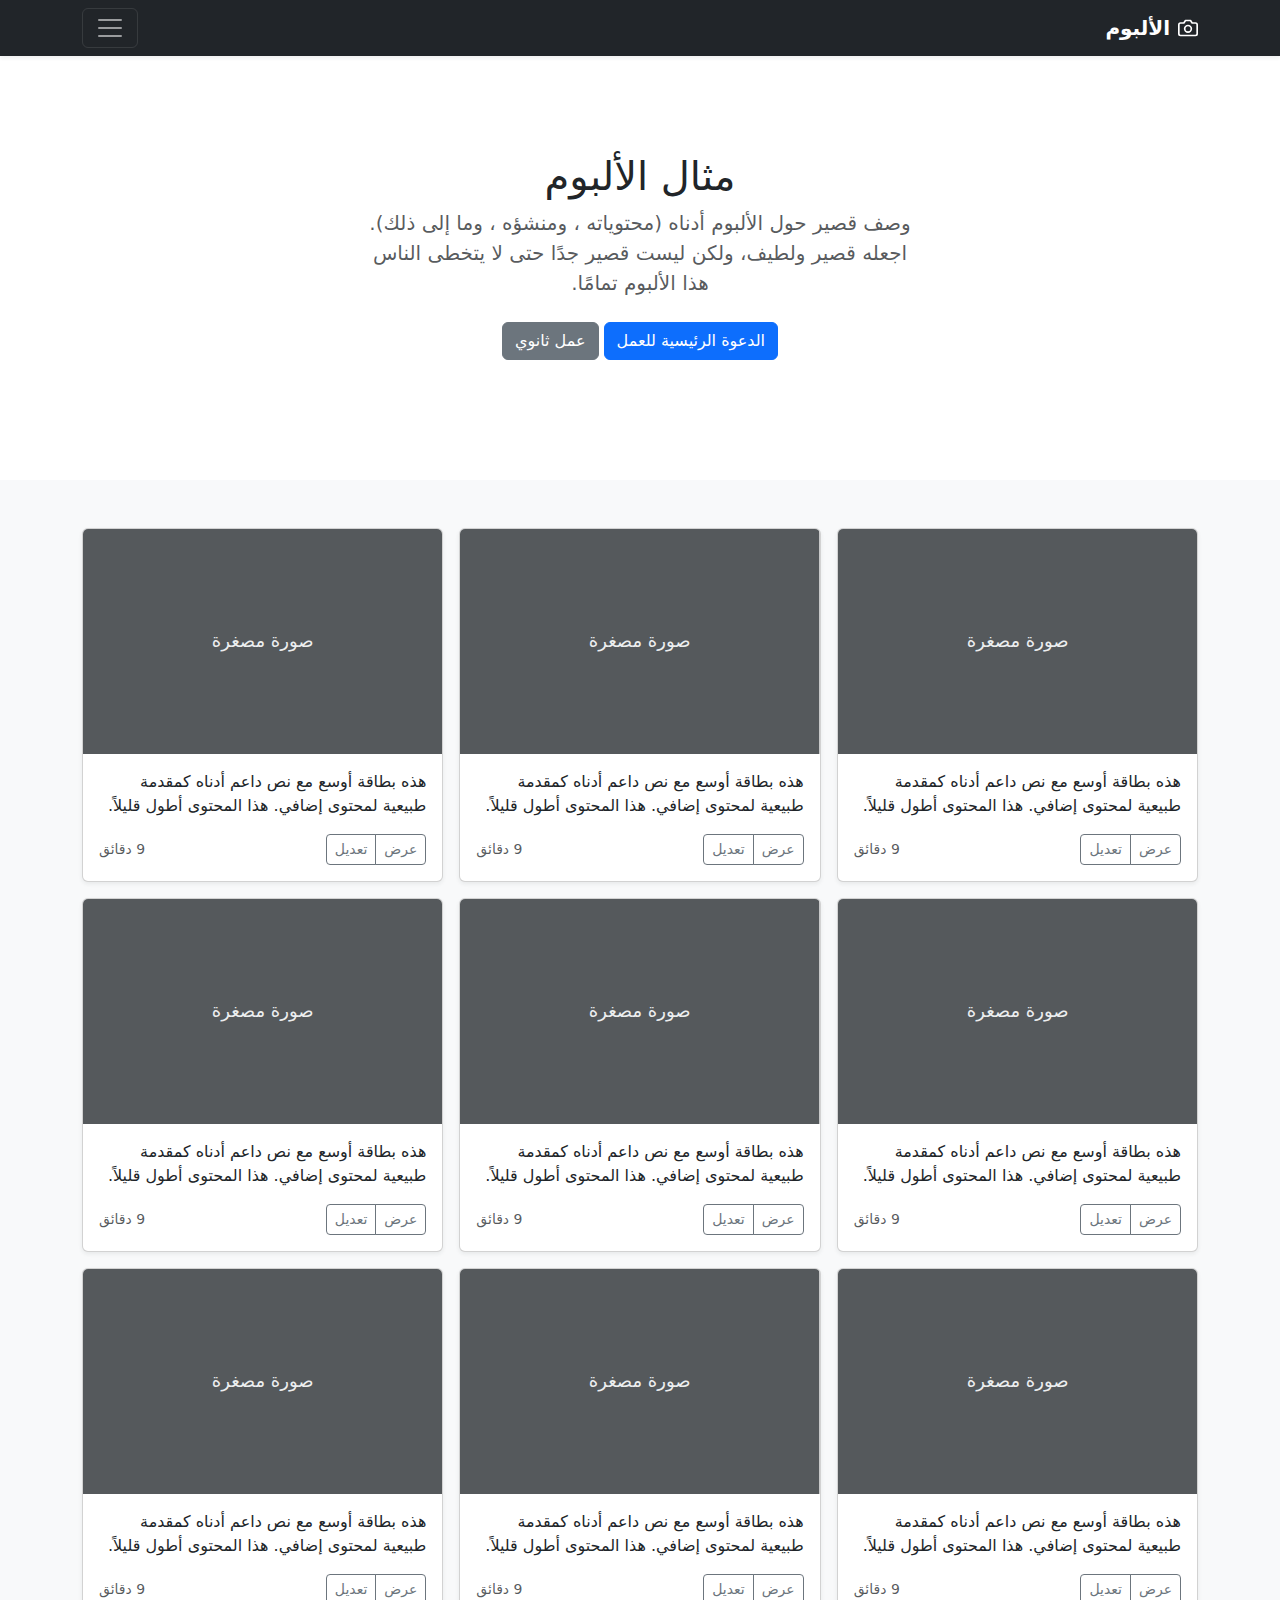
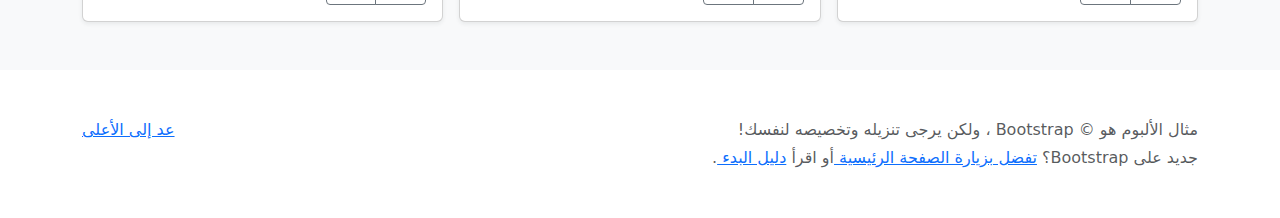
<file: bootstrap-5.3.0-alpha1-examples/album-rtl/index.html>
<!doctype html>
<html lang="ar" dir="rtl">
  <head>
    <meta charset="utf-8">
    <meta name="viewport" content="width=device-width, initial-scale=1">
    <meta name="description" content="">
    <meta name="author" content="Mark Otto, Jacob Thornton, and Bootstrap contributors">
    <meta name="generator" content="Hugo 0.108.0">
    <title>مثال الألبوم · Bootstrap v5.3</title>

    <link rel="canonical" href="https://getbootstrap.com/docs/5.3/examples/album-rtl/">

    

    

<link href="../assets/dist/css/bootstrap.rtl.min.css" rel="stylesheet">

    <style>
      .bd-placeholder-img {
        font-size: 1.125rem;
        text-anchor: middle;
        -webkit-user-select: none;
        -moz-user-select: none;
        user-select: none;
      }

      @media (min-width: 768px) {
        .bd-placeholder-img-lg {
          font-size: 3.5rem;
        }
      }

      .b-example-divider {
        height: 3rem;
        background-color: rgba(0, 0, 0, .1);
        border: solid rgba(0, 0, 0, .15);
        border-width: 1px 0;
        box-shadow: inset 0 .5em 1.5em rgba(0, 0, 0, .1), inset 0 .125em .5em rgba(0, 0, 0, .15);
      }

      .b-example-vr {
        flex-shrink: 0;
        width: 1.5rem;
        height: 100vh;
      }

      .bi {
        vertical-align: -.125em;
        fill: currentColor;
      }

      .nav-scroller {
        position: relative;
        z-index: 2;
        height: 2.75rem;
        overflow-y: hidden;
      }

      .nav-scroller .nav {
        display: flex;
        flex-wrap: nowrap;
        padding-bottom: 1rem;
        margin-top: -1px;
        overflow-x: auto;
        text-align: center;
        white-space: nowrap;
        -webkit-overflow-scrolling: touch;
      }
    </style>

    
  </head>
  <body>
    
<header>
  <div class="collapse bg-dark" id="navbarHeader">
    <div class="container">
      <div class="row">
        <div class="col-sm-8 col-md-7 py-4">
          <h4 class="text-white">حول</h4>
          <p class="text-muted">أضف بعض المعلومات حول الألبوم، المؤلف، أو أي سياق خلفية آخر. اجعلها بضع جمل حتى يتمكن الزوار من التقاط بعض التلميحات المفيدة. ثم اربطها ببعض مواقع التواصل الاجتماعي أو معلومات الاتصال.</p>
        </div>
        <div class="col-sm-4 offset-md-1 py-4">
          <h4 class="text-white">تواصل معي</h4>
          <ul class="list-unstyled">
            <li><a href="#" class="text-white">تابعني على تويتر</a></li>
            <li><a href="#" class="text-white">شاركني الإعجاب في فيسبوك</a></li>
            <li><a href="#" class="text-white">راسلني على البريد الإلكتروني</a></li>
          </ul>
        </div>
      </div>
    </div>
  </div>
  <div class="navbar navbar-dark bg-dark shadow-sm">
    <div class="container">
      <a href="#" class="navbar-brand d-flex align-items-center">
        <svg xmlns="http://www.w3.org/2000/svg" width="20" height="20" fill="none" stroke="currentColor" stroke-linecap="round" stroke-linejoin="round" stroke-width="2" aria-hidden="true" class="me-2" viewBox="0 0 24 24"><path d="M23 19a2 2 0 0 1-2 2H3a2 2 0 0 1-2-2V8a2 2 0 0 1 2-2h4l2-3h6l2 3h4a2 2 0 0 1 2 2z"/><circle cx="12" cy="13" r="4"/></svg>
        <strong>الألبوم</strong>
      </a>
      <button class="navbar-toggler" type="button" data-bs-toggle="collapse" data-bs-target="#navbarHeader" aria-controls="navbarHeader" aria-expanded="false" aria-label="تبديل التنقل">
        <span class="navbar-toggler-icon"></span>
      </button>
    </div>
  </div>
</header>

<main>

  <section class="py-5 text-center container">
    <div class="row py-lg-5">
      <div class="col-lg-6 col-md-8 mx-auto">
        <h1 class="fw-light">مثال الألبوم</h1>
        <p class="lead text-muted">وصف قصير حول الألبوم أدناه (محتوياته ، ومنشؤه ، وما إلى ذلك). اجعله قصير ولطيف، ولكن ليست قصير جدًا حتى لا يتخطى الناس هذا الألبوم تمامًا.</p>
        <p>
          <a href="#" class="btn btn-primary my-2">الدعوة الرئيسية للعمل</a>
          <a href="#" class="btn btn-secondary my-2">عمل ثانوي</a>
        </p>
      </div>
    </div>
  </section>

  <div class="album py-5 bg-light">
    <div class="container">

      <div class="row row-cols-1 row-cols-sm-2 row-cols-md-3 g-3">
        <div class="col">
          <div class="card shadow-sm">
            <svg class="bd-placeholder-img card-img-top" width="100%" height="225" xmlns="http://www.w3.org/2000/svg" role="img" aria-label="Placeholder: صورة مصغرة" preserveAspectRatio="xMidYMid slice" focusable="false"><title>Placeholder</title><rect width="100%" height="100%" fill="#55595c"/><text x="50%" y="50%" fill="#eceeef" dy=".3em">صورة مصغرة</text></svg>
            <div class="card-body">
              <p class="card-text">هذه بطاقة أوسع مع نص داعم أدناه كمقدمة طبيعية لمحتوى إضافي. هذا المحتوى أطول قليلاً.</p>
              <div class="d-flex justify-content-between align-items-center">
                <div class="btn-group">
                  <button type="button" class="btn btn-sm btn-outline-secondary">عرض</button>
                  <button type="button" class="btn btn-sm btn-outline-secondary">تعديل</button>
                </div>
                <small class="text-muted">9 دقائق</small>
              </div>
            </div>
          </div>
        </div>
        <div class="col">
          <div class="card shadow-sm">
            <svg class="bd-placeholder-img card-img-top" width="100%" height="225" xmlns="http://www.w3.org/2000/svg" role="img" aria-label="Placeholder: صورة مصغرة" preserveAspectRatio="xMidYMid slice" focusable="false"><title>Placeholder</title><rect width="100%" height="100%" fill="#55595c"/><text x="50%" y="50%" fill="#eceeef" dy=".3em">صورة مصغرة</text></svg>
            <div class="card-body">
              <p class="card-text">هذه بطاقة أوسع مع نص داعم أدناه كمقدمة طبيعية لمحتوى إضافي. هذا المحتوى أطول قليلاً.</p>
              <div class="d-flex justify-content-between align-items-center">
                <div class="btn-group">
                  <button type="button" class="btn btn-sm btn-outline-secondary">عرض</button>
                  <button type="button" class="btn btn-sm btn-outline-secondary">تعديل</button>
                </div>
                <small class="text-muted">9 دقائق</small>
              </div>
            </div>
          </div>
        </div>
        <div class="col">
          <div class="card shadow-sm">
            <svg class="bd-placeholder-img card-img-top" width="100%" height="225" xmlns="http://www.w3.org/2000/svg" role="img" aria-label="Placeholder: صورة مصغرة" preserveAspectRatio="xMidYMid slice" focusable="false"><title>Placeholder</title><rect width="100%" height="100%" fill="#55595c"/><text x="50%" y="50%" fill="#eceeef" dy=".3em">صورة مصغرة</text></svg>
            <div class="card-body">
              <p class="card-text">هذه بطاقة أوسع مع نص داعم أدناه كمقدمة طبيعية لمحتوى إضافي. هذا المحتوى أطول قليلاً.</p>
              <div class="d-flex justify-content-between align-items-center">
                <div class="btn-group">
                  <button type="button" class="btn btn-sm btn-outline-secondary">عرض</button>
                  <button type="button" class="btn btn-sm btn-outline-secondary">تعديل</button>
                </div>
                <small class="text-muted">9 دقائق</small>
              </div>
            </div>
          </div>
        </div>

        <div class="col">
          <div class="card shadow-sm">
            <svg class="bd-placeholder-img card-img-top" width="100%" height="225" xmlns="http://www.w3.org/2000/svg" role="img" aria-label="Placeholder: صورة مصغرة" preserveAspectRatio="xMidYMid slice" focusable="false"><title>Placeholder</title><rect width="100%" height="100%" fill="#55595c"/><text x="50%" y="50%" fill="#eceeef" dy=".3em">صورة مصغرة</text></svg>
            <div class="card-body">
              <p class="card-text">هذه بطاقة أوسع مع نص داعم أدناه كمقدمة طبيعية لمحتوى إضافي. هذا المحتوى أطول قليلاً.</p>
              <div class="d-flex justify-content-between align-items-center">
                <div class="btn-group">
                  <button type="button" class="btn btn-sm btn-outline-secondary">عرض</button>
                  <button type="button" class="btn btn-sm btn-outline-secondary">تعديل</button>
                </div>
                <small class="text-muted">9 دقائق</small>
              </div>
            </div>
          </div>
        </div>
        <div class="col">
          <div class="card shadow-sm">
            <svg class="bd-placeholder-img card-img-top" width="100%" height="225" xmlns="http://www.w3.org/2000/svg" role="img" aria-label="Placeholder: صورة مصغرة" preserveAspectRatio="xMidYMid slice" focusable="false"><title>Placeholder</title><rect width="100%" height="100%" fill="#55595c"/><text x="50%" y="50%" fill="#eceeef" dy=".3em">صورة مصغرة</text></svg>
            <div class="card-body">
              <p class="card-text">هذه بطاقة أوسع مع نص داعم أدناه كمقدمة طبيعية لمحتوى إضافي. هذا المحتوى أطول قليلاً.</p>
              <div class="d-flex justify-content-between align-items-center">
                <div class="btn-group">
                  <button type="button" class="btn btn-sm btn-outline-secondary">عرض</button>
                  <button type="button" class="btn btn-sm btn-outline-secondary">تعديل</button>
                </div>
                <small class="text-muted">9 دقائق</small>
              </div>
            </div>
          </div>
        </div>
        <div class="col">
          <div class="card shadow-sm">
            <svg class="bd-placeholder-img card-img-top" width="100%" height="225" xmlns="http://www.w3.org/2000/svg" role="img" aria-label="Placeholder: صورة مصغرة" preserveAspectRatio="xMidYMid slice" focusable="false"><title>Placeholder</title><rect width="100%" height="100%" fill="#55595c"/><text x="50%" y="50%" fill="#eceeef" dy=".3em">صورة مصغرة</text></svg>
            <div class="card-body">
              <p class="card-text">هذه بطاقة أوسع مع نص داعم أدناه كمقدمة طبيعية لمحتوى إضافي. هذا المحتوى أطول قليلاً.</p>
              <div class="d-flex justify-content-between align-items-center">
                <div class="btn-group">
                  <button type="button" class="btn btn-sm btn-outline-secondary">عرض</button>
                  <button type="button" class="btn btn-sm btn-outline-secondary">تعديل</button>
                </div>
                <small class="text-muted">9 دقائق</small>
              </div>
            </div>
          </div>
        </div>

        <div class="col">
          <div class="card shadow-sm">
            <svg class="bd-placeholder-img card-img-top" width="100%" height="225" xmlns="http://www.w3.org/2000/svg" role="img" aria-label="Placeholder: صورة مصغرة" preserveAspectRatio="xMidYMid slice" focusable="false"><title>Placeholder</title><rect width="100%" height="100%" fill="#55595c"/><text x="50%" y="50%" fill="#eceeef" dy=".3em">صورة مصغرة</text></svg>
            <div class="card-body">
              <p class="card-text">هذه بطاقة أوسع مع نص داعم أدناه كمقدمة طبيعية لمحتوى إضافي. هذا المحتوى أطول قليلاً.</p>
              <div class="d-flex justify-content-between align-items-center">
                <div class="btn-group">
                  <button type="button" class="btn btn-sm btn-outline-secondary">عرض</button>
                  <button type="button" class="btn btn-sm btn-outline-secondary">تعديل</button>
                </div>
                <small class="text-muted">9 دقائق</small>
              </div>
            </div>
          </div>
        </div>
        <div class="col">
          <div class="card shadow-sm">
            <svg class="bd-placeholder-img card-img-top" width="100%" height="225" xmlns="http://www.w3.org/2000/svg" role="img" aria-label="Placeholder: صورة مصغرة" preserveAspectRatio="xMidYMid slice" focusable="false"><title>Placeholder</title><rect width="100%" height="100%" fill="#55595c"/><text x="50%" y="50%" fill="#eceeef" dy=".3em">صورة مصغرة</text></svg>
            <div class="card-body">
              <p class="card-text">هذه بطاقة أوسع مع نص داعم أدناه كمقدمة طبيعية لمحتوى إضافي. هذا المحتوى أطول قليلاً.</p>
              <div class="d-flex justify-content-between align-items-center">
                <div class="btn-group">
                  <button type="button" class="btn btn-sm btn-outline-secondary">عرض</button>
                  <button type="button" class="btn btn-sm btn-outline-secondary">تعديل</button>
                </div>
                <small class="text-muted">9 دقائق</small>
              </div>
            </div>
          </div>
        </div>
        <div class="col">
          <div class="card shadow-sm">
            <svg class="bd-placeholder-img card-img-top" width="100%" height="225" xmlns="http://www.w3.org/2000/svg" role="img" aria-label="Placeholder: صورة مصغرة" preserveAspectRatio="xMidYMid slice" focusable="false"><title>Placeholder</title><rect width="100%" height="100%" fill="#55595c"/><text x="50%" y="50%" fill="#eceeef" dy=".3em">صورة مصغرة</text></svg>
            <div class="card-body">
              <p class="card-text">هذه بطاقة أوسع مع نص داعم أدناه كمقدمة طبيعية لمحتوى إضافي. هذا المحتوى أطول قليلاً.</p>
              <div class="d-flex justify-content-between align-items-center">
                <div class="btn-group">
                  <button type="button" class="btn btn-sm btn-outline-secondary">عرض</button>
                  <button type="button" class="btn btn-sm btn-outline-secondary">تعديل</button>
                </div>
                <small class="text-muted">9 دقائق</small>
              </div>
            </div>
          </div>
        </div>
      </div>
    </div>
  </div>

</main>

<footer class="text-muted py-5">
  <div class="container">
    <p class="float-end mb-1">
      <a href="#">عد إلى الأعلى</a>
    </p>
    <p class="mb-1">مثال الألبوم هو © Bootstrap ، ولكن يرجى تنزيله وتخصيصه لنفسك!</p>
    <p class="mb-0">جديد على Bootstrap؟ <a href="/"> تفضل بزيارة الصفحة الرئيسية </a> أو اقرأ <a href="../getting-started/introduction/ "> دليل البدء </a>.</p>
  </div>
</footer>


    <script src="../assets/dist/js/bootstrap.bundle.min.js"></script>

      
  </body>
</html>
</file>
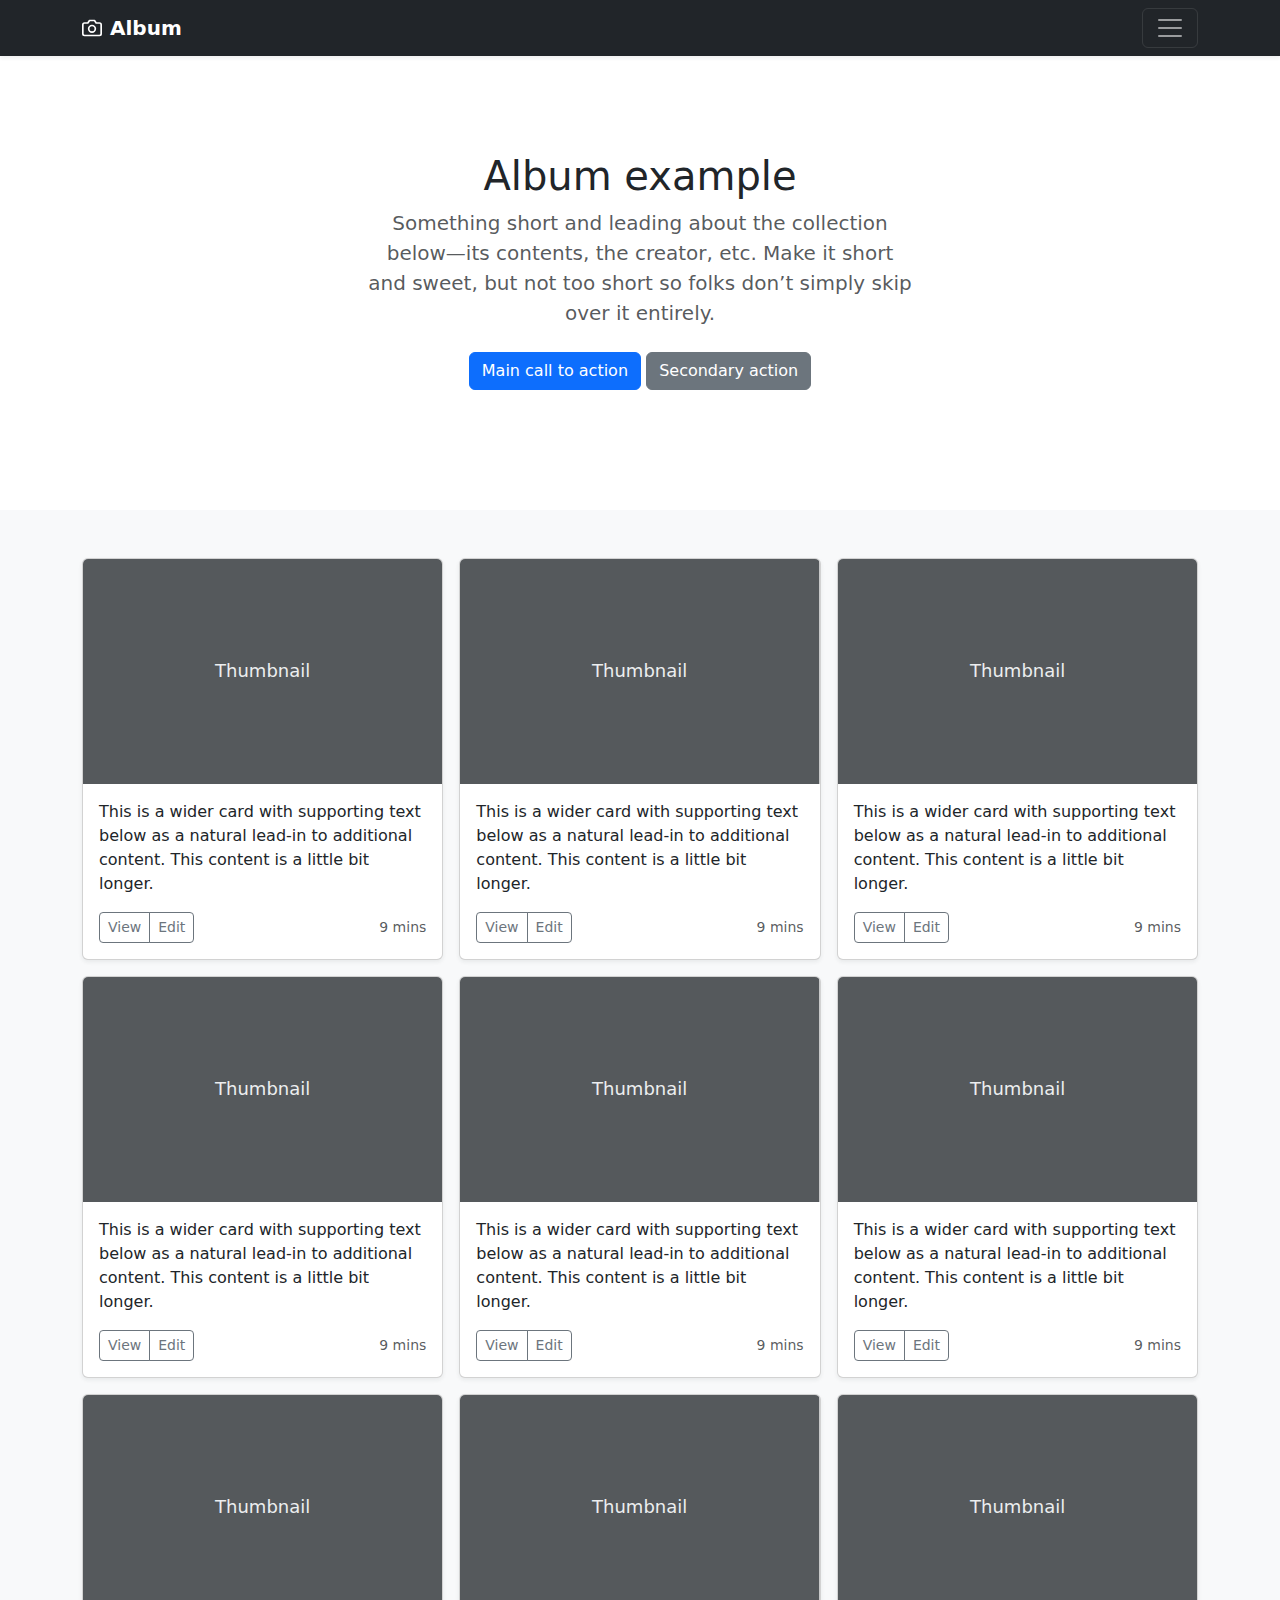
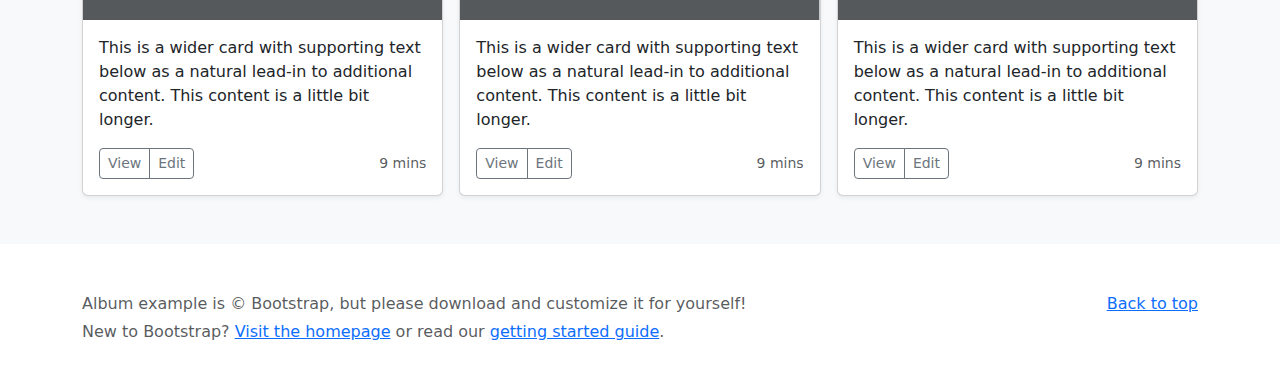
<file: bootstrap-5.3.0-alpha1-examples/album/index.html>
<!doctype html>
<html lang="en">
  <head>
    <meta charset="utf-8">
    <meta name="viewport" content="width=device-width, initial-scale=1">
    <meta name="description" content="">
    <meta name="author" content="Mark Otto, Jacob Thornton, and Bootstrap contributors">
    <meta name="generator" content="Hugo 0.108.0">
    <title>Album example · Bootstrap v5.3</title>

    <link rel="canonical" href="https://getbootstrap.com/docs/5.3/examples/album/">

    

    

<link href="../assets/dist/css/bootstrap.min.css" rel="stylesheet">

    <style>
      .bd-placeholder-img {
        font-size: 1.125rem;
        text-anchor: middle;
        -webkit-user-select: none;
        -moz-user-select: none;
        user-select: none;
      }

      @media (min-width: 768px) {
        .bd-placeholder-img-lg {
          font-size: 3.5rem;
        }
      }

      .b-example-divider {
        height: 3rem;
        background-color: rgba(0, 0, 0, .1);
        border: solid rgba(0, 0, 0, .15);
        border-width: 1px 0;
        box-shadow: inset 0 .5em 1.5em rgba(0, 0, 0, .1), inset 0 .125em .5em rgba(0, 0, 0, .15);
      }

      .b-example-vr {
        flex-shrink: 0;
        width: 1.5rem;
        height: 100vh;
      }

      .bi {
        vertical-align: -.125em;
        fill: currentColor;
      }

      .nav-scroller {
        position: relative;
        z-index: 2;
        height: 2.75rem;
        overflow-y: hidden;
      }

      .nav-scroller .nav {
        display: flex;
        flex-wrap: nowrap;
        padding-bottom: 1rem;
        margin-top: -1px;
        overflow-x: auto;
        text-align: center;
        white-space: nowrap;
        -webkit-overflow-scrolling: touch;
      }
    </style>

    
  </head>
  <body>
    
<header>
  <div class="collapse bg-dark" id="navbarHeader">
    <div class="container">
      <div class="row">
        <div class="col-sm-8 col-md-7 py-4">
          <h4 class="text-white">About</h4>
          <p class="text-muted">Add some information about the album below, the author, or any other background context. Make it a few sentences long so folks can pick up some informative tidbits. Then, link them off to some social networking sites or contact information.</p>
        </div>
        <div class="col-sm-4 offset-md-1 py-4">
          <h4 class="text-white">Contact</h4>
          <ul class="list-unstyled">
            <li><a href="#" class="text-white">Follow on Twitter</a></li>
            <li><a href="#" class="text-white">Like on Facebook</a></li>
            <li><a href="#" class="text-white">Email me</a></li>
          </ul>
        </div>
      </div>
    </div>
  </div>
  <div class="navbar navbar-dark bg-dark shadow-sm">
    <div class="container">
      <a href="#" class="navbar-brand d-flex align-items-center">
        <svg xmlns="http://www.w3.org/2000/svg" width="20" height="20" fill="none" stroke="currentColor" stroke-linecap="round" stroke-linejoin="round" stroke-width="2" aria-hidden="true" class="me-2" viewBox="0 0 24 24"><path d="M23 19a2 2 0 0 1-2 2H3a2 2 0 0 1-2-2V8a2 2 0 0 1 2-2h4l2-3h6l2 3h4a2 2 0 0 1 2 2z"/><circle cx="12" cy="13" r="4"/></svg>
        <strong>Album</strong>
      </a>
      <button class="navbar-toggler" type="button" data-bs-toggle="collapse" data-bs-target="#navbarHeader" aria-controls="navbarHeader" aria-expanded="false" aria-label="Toggle navigation">
        <span class="navbar-toggler-icon"></span>
      </button>
    </div>
  </div>
</header>

<main>

  <section class="py-5 text-center container">
    <div class="row py-lg-5">
      <div class="col-lg-6 col-md-8 mx-auto">
        <h1 class="fw-light">Album example</h1>
        <p class="lead text-muted">Something short and leading about the collection below—its contents, the creator, etc. Make it short and sweet, but not too short so folks don’t simply skip over it entirely.</p>
        <p>
          <a href="#" class="btn btn-primary my-2">Main call to action</a>
          <a href="#" class="btn btn-secondary my-2">Secondary action</a>
        </p>
      </div>
    </div>
  </section>

  <div class="album py-5 bg-light">
    <div class="container">

      <div class="row row-cols-1 row-cols-sm-2 row-cols-md-3 g-3">
        <div class="col">
          <div class="card shadow-sm">
            <svg class="bd-placeholder-img card-img-top" width="100%" height="225" xmlns="http://www.w3.org/2000/svg" role="img" aria-label="Placeholder: Thumbnail" preserveAspectRatio="xMidYMid slice" focusable="false"><title>Placeholder</title><rect width="100%" height="100%" fill="#55595c"/><text x="50%" y="50%" fill="#eceeef" dy=".3em">Thumbnail</text></svg>
            <div class="card-body">
              <p class="card-text">This is a wider card with supporting text below as a natural lead-in to additional content. This content is a little bit longer.</p>
              <div class="d-flex justify-content-between align-items-center">
                <div class="btn-group">
                  <button type="button" class="btn btn-sm btn-outline-secondary">View</button>
                  <button type="button" class="btn btn-sm btn-outline-secondary">Edit</button>
                </div>
                <small class="text-muted">9 mins</small>
              </div>
            </div>
          </div>
        </div>
        <div class="col">
          <div class="card shadow-sm">
            <svg class="bd-placeholder-img card-img-top" width="100%" height="225" xmlns="http://www.w3.org/2000/svg" role="img" aria-label="Placeholder: Thumbnail" preserveAspectRatio="xMidYMid slice" focusable="false"><title>Placeholder</title><rect width="100%" height="100%" fill="#55595c"/><text x="50%" y="50%" fill="#eceeef" dy=".3em">Thumbnail</text></svg>
            <div class="card-body">
              <p class="card-text">This is a wider card with supporting text below as a natural lead-in to additional content. This content is a little bit longer.</p>
              <div class="d-flex justify-content-between align-items-center">
                <div class="btn-group">
                  <button type="button" class="btn btn-sm btn-outline-secondary">View</button>
                  <button type="button" class="btn btn-sm btn-outline-secondary">Edit</button>
                </div>
                <small class="text-muted">9 mins</small>
              </div>
            </div>
          </div>
        </div>
        <div class="col">
          <div class="card shadow-sm">
            <svg class="bd-placeholder-img card-img-top" width="100%" height="225" xmlns="http://www.w3.org/2000/svg" role="img" aria-label="Placeholder: Thumbnail" preserveAspectRatio="xMidYMid slice" focusable="false"><title>Placeholder</title><rect width="100%" height="100%" fill="#55595c"/><text x="50%" y="50%" fill="#eceeef" dy=".3em">Thumbnail</text></svg>
            <div class="card-body">
              <p class="card-text">This is a wider card with supporting text below as a natural lead-in to additional content. This content is a little bit longer.</p>
              <div class="d-flex justify-content-between align-items-center">
                <div class="btn-group">
                  <button type="button" class="btn btn-sm btn-outline-secondary">View</button>
                  <button type="button" class="btn btn-sm btn-outline-secondary">Edit</button>
                </div>
                <small class="text-muted">9 mins</small>
              </div>
            </div>
          </div>
        </div>

        <div class="col">
          <div class="card shadow-sm">
            <svg class="bd-placeholder-img card-img-top" width="100%" height="225" xmlns="http://www.w3.org/2000/svg" role="img" aria-label="Placeholder: Thumbnail" preserveAspectRatio="xMidYMid slice" focusable="false"><title>Placeholder</title><rect width="100%" height="100%" fill="#55595c"/><text x="50%" y="50%" fill="#eceeef" dy=".3em">Thumbnail</text></svg>
            <div class="card-body">
              <p class="card-text">This is a wider card with supporting text below as a natural lead-in to additional content. This content is a little bit longer.</p>
              <div class="d-flex justify-content-between align-items-center">
                <div class="btn-group">
                  <button type="button" class="btn btn-sm btn-outline-secondary">View</button>
                  <button type="button" class="btn btn-sm btn-outline-secondary">Edit</button>
                </div>
                <small class="text-muted">9 mins</small>
              </div>
            </div>
          </div>
        </div>
        <div class="col">
          <div class="card shadow-sm">
            <svg class="bd-placeholder-img card-img-top" width="100%" height="225" xmlns="http://www.w3.org/2000/svg" role="img" aria-label="Placeholder: Thumbnail" preserveAspectRatio="xMidYMid slice" focusable="false"><title>Placeholder</title><rect width="100%" height="100%" fill="#55595c"/><text x="50%" y="50%" fill="#eceeef" dy=".3em">Thumbnail</text></svg>
            <div class="card-body">
              <p class="card-text">This is a wider card with supporting text below as a natural lead-in to additional content. This content is a little bit longer.</p>
              <div class="d-flex justify-content-between align-items-center">
                <div class="btn-group">
                  <button type="button" class="btn btn-sm btn-outline-secondary">View</button>
                  <button type="button" class="btn btn-sm btn-outline-secondary">Edit</button>
                </div>
                <small class="text-muted">9 mins</small>
              </div>
            </div>
          </div>
        </div>
        <div class="col">
          <div class="card shadow-sm">
            <svg class="bd-placeholder-img card-img-top" width="100%" height="225" xmlns="http://www.w3.org/2000/svg" role="img" aria-label="Placeholder: Thumbnail" preserveAspectRatio="xMidYMid slice" focusable="false"><title>Placeholder</title><rect width="100%" height="100%" fill="#55595c"/><text x="50%" y="50%" fill="#eceeef" dy=".3em">Thumbnail</text></svg>
            <div class="card-body">
              <p class="card-text">This is a wider card with supporting text below as a natural lead-in to additional content. This content is a little bit longer.</p>
              <div class="d-flex justify-content-between align-items-center">
                <div class="btn-group">
                  <button type="button" class="btn btn-sm btn-outline-secondary">View</button>
                  <button type="button" class="btn btn-sm btn-outline-secondary">Edit</button>
                </div>
                <small class="text-muted">9 mins</small>
              </div>
            </div>
          </div>
        </div>

        <div class="col">
          <div class="card shadow-sm">
            <svg class="bd-placeholder-img card-img-top" width="100%" height="225" xmlns="http://www.w3.org/2000/svg" role="img" aria-label="Placeholder: Thumbnail" preserveAspectRatio="xMidYMid slice" focusable="false"><title>Placeholder</title><rect width="100%" height="100%" fill="#55595c"/><text x="50%" y="50%" fill="#eceeef" dy=".3em">Thumbnail</text></svg>
            <div class="card-body">
              <p class="card-text">This is a wider card with supporting text below as a natural lead-in to additional content. This content is a little bit longer.</p>
              <div class="d-flex justify-content-between align-items-center">
                <div class="btn-group">
                  <button type="button" class="btn btn-sm btn-outline-secondary">View</button>
                  <button type="button" class="btn btn-sm btn-outline-secondary">Edit</button>
                </div>
                <small class="text-muted">9 mins</small>
              </div>
            </div>
          </div>
        </div>
        <div class="col">
          <div class="card shadow-sm">
            <svg class="bd-placeholder-img card-img-top" width="100%" height="225" xmlns="http://www.w3.org/2000/svg" role="img" aria-label="Placeholder: Thumbnail" preserveAspectRatio="xMidYMid slice" focusable="false"><title>Placeholder</title><rect width="100%" height="100%" fill="#55595c"/><text x="50%" y="50%" fill="#eceeef" dy=".3em">Thumbnail</text></svg>
            <div class="card-body">
              <p class="card-text">This is a wider card with supporting text below as a natural lead-in to additional content. This content is a little bit longer.</p>
              <div class="d-flex justify-content-between align-items-center">
                <div class="btn-group">
                  <button type="button" class="btn btn-sm btn-outline-secondary">View</button>
                  <button type="button" class="btn btn-sm btn-outline-secondary">Edit</button>
                </div>
                <small class="text-muted">9 mins</small>
              </div>
            </div>
          </div>
        </div>
        <div class="col">
          <div class="card shadow-sm">
            <svg class="bd-placeholder-img card-img-top" width="100%" height="225" xmlns="http://www.w3.org/2000/svg" role="img" aria-label="Placeholder: Thumbnail" preserveAspectRatio="xMidYMid slice" focusable="false"><title>Placeholder</title><rect width="100%" height="100%" fill="#55595c"/><text x="50%" y="50%" fill="#eceeef" dy=".3em">Thumbnail</text></svg>
            <div class="card-body">
              <p class="card-text">This is a wider card with supporting text below as a natural lead-in to additional content. This content is a little bit longer.</p>
              <div class="d-flex justify-content-between align-items-center">
                <div class="btn-group">
                  <button type="button" class="btn btn-sm btn-outline-secondary">View</button>
                  <button type="button" class="btn btn-sm btn-outline-secondary">Edit</button>
                </div>
                <small class="text-muted">9 mins</small>
              </div>
            </div>
          </div>
        </div>
      </div>
    </div>
  </div>

</main>

<footer class="text-muted py-5">
  <div class="container">
    <p class="float-end mb-1">
      <a href="#">Back to top</a>
    </p>
    <p class="mb-1">Album example is &copy; Bootstrap, but please download and customize it for yourself!</p>
    <p class="mb-0">New to Bootstrap? <a href="/">Visit the homepage</a> or read our <a href="../getting-started/introduction/">getting started guide</a>.</p>
  </div>
</footer>


    <script src="../assets/dist/js/bootstrap.bundle.min.js"></script>

      
  </body>
</html>
</file>
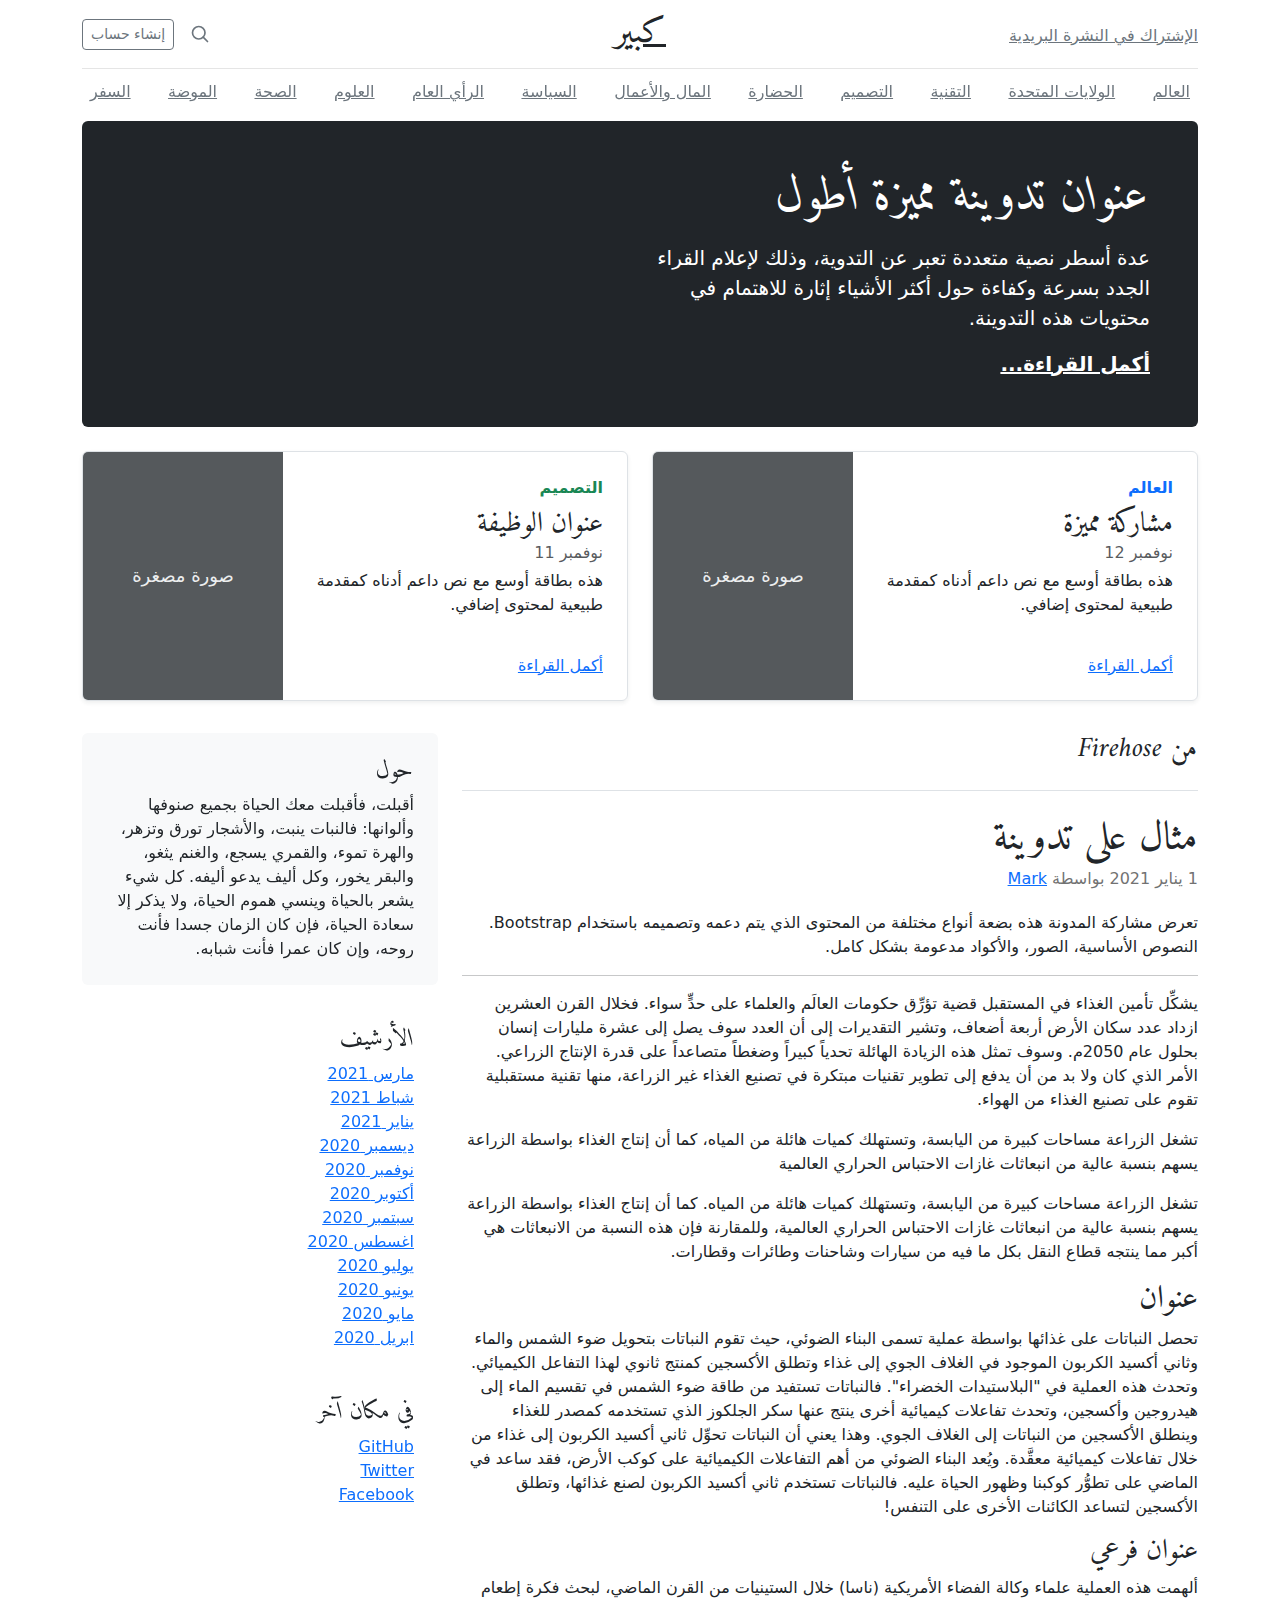
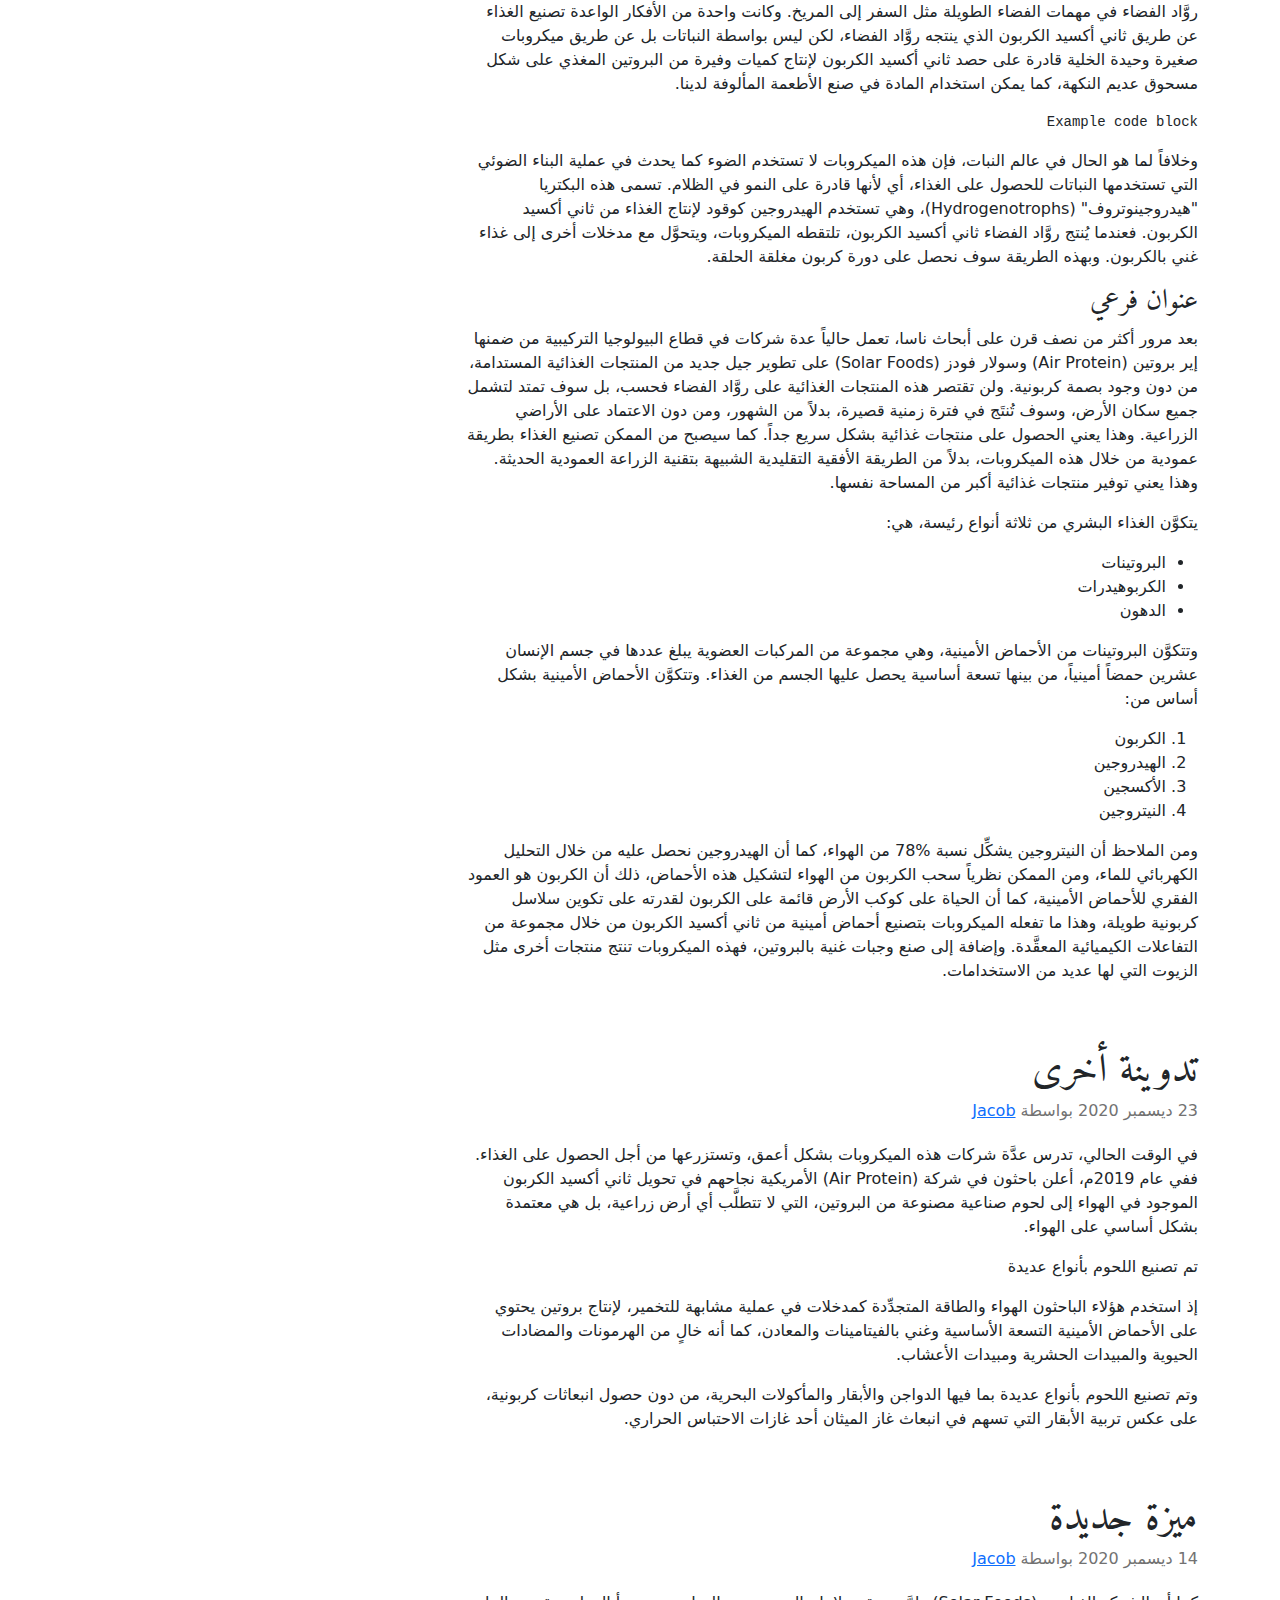
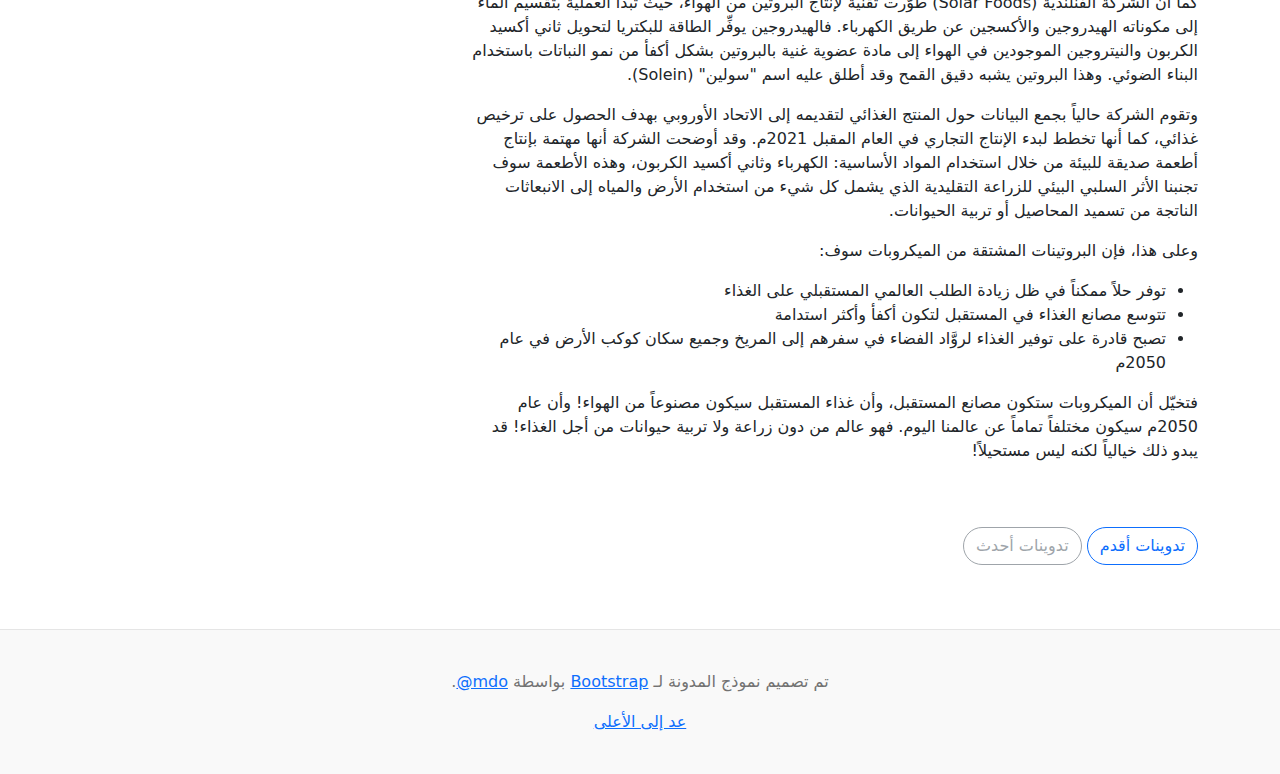
<file: bootstrap-5.3.0-alpha1-examples/blog-rtl/index.html>
<!doctype html>
<html lang="ar" dir="rtl">
  <head>
    <meta charset="utf-8">
    <meta name="viewport" content="width=device-width, initial-scale=1">
    <meta name="description" content="">
    <meta name="author" content="Mark Otto, Jacob Thornton, and Bootstrap contributors">
    <meta name="generator" content="Hugo 0.108.0">
    <title>قالب المدونة · Bootstrap v5.3</title>

    <link rel="canonical" href="https://getbootstrap.com/docs/5.3/examples/blog-rtl/">

    

    

<link href="../assets/dist/css/bootstrap.rtl.min.css" rel="stylesheet">

    <style>
      .bd-placeholder-img {
        font-size: 1.125rem;
        text-anchor: middle;
        -webkit-user-select: none;
        -moz-user-select: none;
        user-select: none;
      }

      @media (min-width: 768px) {
        .bd-placeholder-img-lg {
          font-size: 3.5rem;
        }
      }

      .b-example-divider {
        height: 3rem;
        background-color: rgba(0, 0, 0, .1);
        border: solid rgba(0, 0, 0, .15);
        border-width: 1px 0;
        box-shadow: inset 0 .5em 1.5em rgba(0, 0, 0, .1), inset 0 .125em .5em rgba(0, 0, 0, .15);
      }

      .b-example-vr {
        flex-shrink: 0;
        width: 1.5rem;
        height: 100vh;
      }

      .bi {
        vertical-align: -.125em;
        fill: currentColor;
      }

      .nav-scroller {
        position: relative;
        z-index: 2;
        height: 2.75rem;
        overflow-y: hidden;
      }

      .nav-scroller .nav {
        display: flex;
        flex-wrap: nowrap;
        padding-bottom: 1rem;
        margin-top: -1px;
        overflow-x: auto;
        text-align: center;
        white-space: nowrap;
        -webkit-overflow-scrolling: touch;
      }
    </style>

    
    <!-- Custom styles for this template -->
    <link href="https://fonts.googleapis.com/css?family=Amiri:wght@400;700&amp;display=swap" rel="stylesheet">
    <!-- Custom styles for this template -->
    <link href="../blog/blog.rtl.css" rel="stylesheet">
  </head>
  <body>
    
<div class="container">
  <header class="blog-header lh-1 py-3">
    <div class="row flex-nowrap justify-content-between align-items-center">
      <div class="col-4 pt-1">
        <a class="link-secondary" href="#">الإشتراك في النشرة البريدية</a>
      </div>
      <div class="col-4 text-center">
        <a class="blog-header-logo text-dark" href="#">كبير</a>
      </div>
      <div class="col-4 d-flex justify-content-end align-items-center">
        <a class="link-secondary" href="#" aria-label="بحث">
          <svg xmlns="http://www.w3.org/2000/svg" width="20" height="20" fill="none" stroke="currentColor" stroke-linecap="round" stroke-linejoin="round" stroke-width="2" class="mx-3" role="img" viewBox="0 0 24 24"><title>بحث</title><circle cx="10.5" cy="10.5" r="7.5"/><path d="M21 21l-5.2-5.2"/></svg>
        </a>
        <a class="btn btn-sm btn-outline-secondary" href="#">إنشاء حساب</a>
      </div>
    </div>
  </header>

  <div class="nav-scroller py-1 mb-2">
    <nav class="nav d-flex justify-content-between">
      <a class="p-2 link-secondary" href="#">العالم</a>
      <a class="p-2 link-secondary" href="#">الولايات المتحدة</a>
      <a class="p-2 link-secondary" href="#">التقنية</a>
      <a class="p-2 link-secondary" href="#">التصميم</a>
      <a class="p-2 link-secondary" href="#">الحضارة</a>
      <a class="p-2 link-secondary" href="#">المال والأعمال</a>
      <a class="p-2 link-secondary" href="#">السياسة</a>
      <a class="p-2 link-secondary" href="#">الرأي العام</a>
      <a class="p-2 link-secondary" href="#">العلوم</a>
      <a class="p-2 link-secondary" href="#">الصحة</a>
      <a class="p-2 link-secondary" href="#">الموضة</a>
      <a class="p-2 link-secondary" href="#">السفر</a>
    </nav>
  </div>
</div>

<main class="container">
  <div class="p-4 p-md-5 mb-4 rounded text-bg-dark">
    <div class="col-md-6 px-0">
      <h1 class="display-4 fst-italic">عنوان تدوينة مميزة أطول</h1>
      <p class="lead my-3">عدة أسطر نصية متعددة تعبر عن التدوية، وذلك لإعلام القراء الجدد بسرعة وكفاءة حول أكثر الأشياء إثارة للاهتمام في محتويات هذه التدوينة.</p>
      <p class="lead mb-0"><a href="#" class="text-white fw-bold">أكمل القراءة...</a></p>
    </div>
  </div>

  <div class="row mb-2">
    <div class="col-md-6">
      <div class="row g-0 border rounded overflow-hidden flex-md-row mb-4 shadow-sm h-md-250 position-relative">
        <div class="col p-4 d-flex flex-column position-static">
          <strong class="d-inline-block mb-2 text-primary">العالم</strong>
          <h3 class="mb-0">مشاركة مميزة</h3>
          <div class="mb-1 text-muted">نوفمبر 12</div>
          <p class="card-text mb-auto">هذه بطاقة أوسع مع نص داعم أدناه كمقدمة طبيعية لمحتوى إضافي.</p>
          <a href="#" class="stretched-link">أكمل القراءة</a>
        </div>
        <div class="col-auto d-none d-lg-block">
          <svg class="bd-placeholder-img" width="200" height="250" xmlns="http://www.w3.org/2000/svg" role="img" aria-label="Placeholder: صورة مصغرة" preserveAspectRatio="xMidYMid slice" focusable="false"><title>Placeholder</title><rect width="100%" height="100%" fill="#55595c"/><text x="50%" y="50%" fill="#eceeef" dy=".3em">صورة مصغرة</text></svg>
        </div>
      </div>
    </div>
    <div class="col-md-6">
      <div class="row g-0 border rounded overflow-hidden flex-md-row mb-4 shadow-sm h-md-250 position-relative">
        <div class="col p-4 d-flex flex-column position-static">
          <strong class="d-inline-block mb-2 text-success">التصميم</strong>
          <h3 class="mb-0">عنوان الوظيفة</h3>
          <div class="mb-1 text-muted">نوفمبر 11</div>
          <p class="mb-auto">هذه بطاقة أوسع مع نص داعم أدناه كمقدمة طبيعية لمحتوى إضافي.</p>
          <a href="#" class="stretched-link">أكمل القراءة</a>
        </div>
        <div class="col-auto d-none d-lg-block">
          <svg class="bd-placeholder-img" width="200" height="250" xmlns="http://www.w3.org/2000/svg" role="img" aria-label="Placeholder: صورة مصغرة" preserveAspectRatio="xMidYMid slice" focusable="false"><title>Placeholder</title><rect width="100%" height="100%" fill="#55595c"/><text x="50%" y="50%" fill="#eceeef" dy=".3em">صورة مصغرة</text></svg>
        </div>
      </div>
    </div>
  </div>

  <div class="row">
    <div class="col-md-8">
      <h3 class="pb-4 mb-4 fst-italic border-bottom">
        من Firehose
      </h3>

      <article class="blog-post">
        <h2 class="blog-post-title mb-1">مثال على تدوينة</h2>
        <p class="blog-post-meta">1 يناير 2021 بواسطة <a href="#"> Mark </a></p>

        <p>تعرض مشاركة المدونة هذه بضعة أنواع مختلفة من المحتوى الذي يتم دعمه وتصميمه باستخدام Bootstrap. النصوص الأساسية، الصور، والأكواد مدعومة بشكل كامل.</p>
        <hr>
        <p>يشكِّل تأمين الغذاء في المستقبل قضية تؤرِّق حكومات العالَم والعلماء على حدٍّ سواء. فخلال القرن العشرين ازداد عدد سكان الأرض أربعة أضعاف، وتشير التقديرات إلى أن العدد سوف يصل إلى عشرة مليارات إنسان بحلول عام 2050م. وسوف تمثل هذه الزيادة الهائلة تحدياً كبيراً وضغطاً متصاعداً على قدرة الإنتاج الزراعي. الأمر الذي كان ولا بد من أن يدفع إلى تطوير تقنيات مبتكرة في تصنيع الغذاء غير الزراعة، منها تقنية مستقبلية تقوم على تصنيع الغذاء من الهواء.</p>
        <blockquote>
          <p>تشغل الزراعة مساحات كبيرة من اليابسة، وتستهلك كميات هائلة من المياه، كما أن إنتاج الغذاء بواسطة الزراعة يسهم بنسبة عالية من انبعاثات غازات الاحتباس الحراري العالمية</p>
        </blockquote>
        <p>تشغل الزراعة مساحات كبيرة من اليابسة، وتستهلك كميات هائلة من المياه. كما أن إنتاج الغذاء بواسطة الزراعة يسهم بنسبة عالية من انبعاثات غازات الاحتباس الحراري العالمية، وللمقارنة فإن هذه النسبة من الانبعاثات هي أكبر مما ينتجه قطاع النقل بكل ما فيه من سيارات وشاحنات وطائرات وقطارات.</p>
        <h2>عنوان</h2>
        <p>تحصل النباتات على غذائها بواسطة عملية تسمى البناء الضوئي، حيث تقوم النباتات بتحويل ضوء الشمس والماء وثاني أكسيد الكربون الموجود في الغلاف الجوي إلى غذاء وتطلق الأكسجين كمنتج ثانوي لهذا التفاعل الكيميائي. وتحدث هذه العملية في "البلاستيدات الخضراء". فالنباتات تستفيد من طاقة ضوء الشمس في تقسيم الماء إلى هيدروجين وأكسجين، وتحدث تفاعلات كيميائية أخرى ينتج عنها سكر الجلكوز الذي تستخدمه كمصدر للغذاء وينطلق الأكسجين من النباتات إلى الغلاف الجوي. وهذا يعني أن النباتات تحوِّل ثاني أكسيد الكربون إلى غذاء من خلال تفاعلات كيميائية معقَّدة. ويُعد البناء الضوئي من أهم التفاعلات الكيميائية على كوكب الأرض، فقد ساعد في الماضي على تطوُّر كوكبنا وظهور الحياة عليه. فالنباتات تستخدم ثاني أكسيد الكربون لصنع غذائها، وتطلق الأكسجين لتساعد الكائنات الأخرى على التنفس!</p>
        <h3>عنوان فرعي</h3>
        <p>ألهمت هذه العملية علماء وكالة الفضاء الأمريكية (ناسا) خلال الستينيات من القرن الماضي، لبحث فكرة إطعام روَّاد الفضاء في مهمات الفضاء الطويلة مثل السفر إلى المريخ. وكانت واحدة من الأفكار الواعدة تصنيع الغذاء عن طريق ثاني أكسيد الكربون الذي ينتجه روَّاد الفضاء، لكن ليس بواسطة النباتات بل عن طريق ميكروبات صغيرة وحيدة الخلية قادرة على حصد ثاني أكسيد الكربون لإنتاج كميات وفيرة من البروتين المغذي على شكل مسحوق عديم النكهة، كما يمكن استخدام المادة في صنع الأطعمة المألوفة لدينا.</p>
        <pre><code>Example code block</code></pre>
        <p>وخلافاً لما هو الحال في عالم النبات، فإن هذه الميكروبات لا تستخدم الضوء كما يحدث في عملية البناء الضوئي التي تستخدمها النباتات للحصول على الغذاء، أي لأنها قادرة على النمو في الظلام. تسمى هذه البكتريا "هيدروجينوتروف" (Hydrogenotrophs)، وهي تستخدم الهيدروجين كوقود لإنتاج الغذاء من ثاني أكسيد الكربون. فعندما يُنتج روَّاد الفضاء ثاني أكسيد الكربون، تلتقطه الميكروبات، ويتحوَّل مع مدخلات أخرى إلى غذاء غني بالكربون. وبهذه الطريقة سوف نحصل على دورة كربون مغلقة الحلقة.</p>
        <h3>عنوان فرعي</h3>
        <p>بعد مرور أكثر من نصف قرن على أبحاث ناسا، تعمل حالياً عدة شركات في قطاع البيولوجيا التركيبية من ضمنها إير بروتين (Air Protein) وسولار فودز (Solar Foods) على تطوير جيل جديد من المنتجات الغذائية المستدامة، من دون وجود بصمة كربونية. ولن تقتصر هذه المنتجات الغذائية على روَّاد الفضاء فحسب، بل سوف تمتد لتشمل جميع سكان الأرض، وسوف تُنتَج في فترة زمنية قصيرة، بدلاً من الشهور، ومن دون الاعتماد على الأراضي الزراعية. وهذا يعني الحصول على منتجات غذائية بشكل سريع جداً. كما سيصبح من الممكن تصنيع الغذاء بطريقة عمودية من خلال هذه الميكروبات، بدلاً من الطريقة الأفقية التقليدية الشبيهة بتقنية الزراعة العمودية الحديثة. وهذا يعني توفير منتجات غذائية أكبر من المساحة نفسها.</p>
        <p>يتكوَّن الغذاء البشري من ثلاثة أنواع رئيسة، هي:</p>
        <ul>
          <li>البروتينات</li>
          <li>الكربوهيدرات</li>
          <li>الدهون</li>
        </ul>
        <p>وتتكوَّن البروتينات من الأحماض الأمينية، وهي مجموعة من المركبات العضوية يبلغ عددها في جسم الإنسان عشرين حمضاً أمينياً، من بينها تسعة أساسية يحصل عليها الجسم من الغذاء. وتتكوَّن الأحماض الأمينية بشكل أساس من:</p>
        <ol>
          <li>الكربون</li>
          <li>الهيدروجين</li>
          <li>الأكسجين</li>
          <li>النيتروجين</li>
        </ol>
        <p>ومن الملاحظ أن النيتروجين يشكِّل نسبة %78 من الهواء، كما أن الهيدروجين نحصل عليه من خلال التحليل الكهربائي للماء، ومن الممكن نظرياً سحب الكربون من الهواء لتشكيل هذه الأحماض، ذلك أن الكربون هو العمود الفقري للأحماض الأمينية، كما أن الحياة على كوكب الأرض قائمة على الكربون لقدرته على تكوين سلاسل كربونية طويلة، وهذا ما تفعله الميكروبات بتصنيع أحماض أمينية من ثاني أكسيد الكربون من خلال مجموعة من التفاعلات الكيميائية المعقَّدة. وإضافة إلى صنع وجبات غنية بالبروتين، فهذه الميكروبات تنتج منتجات أخرى مثل الزيوت التي لها عديد من الاستخدامات.</p>
      </article>

      <article class="blog-post">
        <h2 class="blog-post-title mb-1">تدوينة أخرى</h2>
        <p class="blog-post-meta">23 ديسمبر 2020 بواسطة <a href="#">Jacob</a></p>

        <p>في الوقت الحالي، تدرس عدَّة شركات هذه الميكروبات بشكل أعمق، وتستزرعها من أجل الحصول على الغذاء. ففي عام 2019م، أعلن باحثون في شركة (Air Protein) الأمريكية نجاحهم في تحويل ثاني أكسيد الكربون الموجود في الهواء إلى لحوم صناعية مصنوعة من البروتين، التي لا تتطلَّب أي أرض زراعية، بل هي معتمدة بشكل أساسي على الهواء.</p>
        <blockquote>
          <p>تم تصنيع اللحوم بأنواع عديدة</p>
        </blockquote>
        <p>إذ استخدم هؤلاء الباحثون الهواء والطاقة المتجدِّدة كمدخلات في عملية مشابهة للتخمير، لإنتاج بروتين يحتوي على الأحماض الأمينية التسعة الأساسية وغني بالفيتامينات والمعادن، كما أنه خالٍ من الهرمونات والمضادات الحيوية والمبيدات الحشرية ومبيدات الأعشاب.</p>
        <p> وتم تصنيع اللحوم بأنواع عديدة بما فيها الدواجن والأبقار والمأكولات البحرية، من دون حصول انبعاثات كربونية، على عكس تربية الأبقار التي تسهم في انبعاث غاز الميثان أحد غازات الاحتباس الحراري.</p>
      </article>

      <article class="blog-post">
        <h2 class="blog-post-title mb-1">ميزة جديدة</h2>
        <p class="blog-post-meta">14 ديسمبر 2020 بواسطة <a href="#">Jacob</a></p>

        <p>كما أن الشركة الفنلندية (Solar Foods) طوَّرت تقنية لإنتاج البروتين من الهواء، حيث تبدأ العملية بتقسيم الماء إلى مكوناته الهيدروجين والأكسجين عن طريق الكهرباء. فالهيدروجين يوفِّر الطاقة للبكتريا لتحويل ثاني أكسيد الكربون والنيتروجين الموجودين في الهواء إلى مادة عضوية غنية بالبروتين بشكل أكفأ من نمو النباتات باستخدام البناء الضوئي. وهذا البروتين يشبه دقيق القمح وقد أطلق عليه اسم "سولين" (Solein).</p>
        <p>وتقوم الشركة حالياً بجمع البيانات حول المنتج الغذائي لتقديمه إلى الاتحاد الأوروبي بهدف الحصول على ترخيص غذائي، كما أنها تخطط لبدء الإنتاج التجاري في العام المقبل 2021م. وقد أوضحت الشركة أنها مهتمة بإنتاج أطعمة صديقة للبيئة من خلال استخدام المواد الأساسية: الكهرباء وثاني أكسيد الكربون، وهذه الأطعمة سوف تجنبنا الأثر السلبي البيئي للزراعة التقليدية الذي يشمل كل شيء من استخدام الأرض والمياه إلى الانبعاثات الناتجة من تسميد المحاصيل أو تربية الحيوانات.</p>
        <p>وعلى هذا، فإن البروتينات المشتقة من الميكروبات سوف:</p>
        <ul>
          <li>توفر حلاً ممكناً في ظل زيادة الطلب العالمي المستقبلي على الغذاء</li>
          <li>تتوسع مصانع الغذاء في المستقبل لتكون أكفأ وأكثر استدامة</li>
          <li>تصبح قادرة على توفير الغذاء لروَّاد الفضاء في سفرهم إلى المريخ وجميع سكان كوكب الأرض في عام 2050م</li>
        </ul>
        <p>فتخيّل أن الميكروبات ستكون مصانع المستقبل، وأن غذاء المستقبل سيكون مصنوعاً من الهواء! وأن عام 2050م سيكون مختلفاً تماماً عن عالمنا اليوم. فهو عالم من دون زراعة ولا تربية حيوانات من أجل الغذاء! قد يبدو ذلك خيالياً لكنه ليس مستحيلاً!</p>
      </article>

      <nav class="blog-pagination" aria-label="Pagination">
        <a class="btn btn-outline-primary rounded-pill" href="#">تدوينات أقدم</a>
        <a class="btn btn-outline-secondary rounded-pill disabled">تدوينات أحدث</a>
      </nav>

    </div>

    <div class="col-md-4">
      <div class="position-sticky" style="top: 2rem;">
        <div class="p-4 mb-3 bg-light rounded">
          <h4 class="fst-italic">حول</h4>
          <p class="mb-0">أقبلت، فأقبلت معك الحياة بجميع صنوفها وألوانها: فالنبات ينبت، والأشجار تورق وتزهر، والهرة تموء، والقمري يسجع، والغنم يثغو، والبقر يخور، وكل أليف يدعو أليفه. كل شيء يشعر بالحياة وينسي هموم الحياة، ولا يذكر إلا سعادة الحياة، فإن كان الزمان جسدا فأنت روحه، وإن كان عمرا فأنت شبابه.</p>
        </div>

        <div class="p-4">
          <h4 class="fst-italic">الأرشيف</h4>
          <ol class="list-unstyled mb-0">
            <li><a href="#">مارس 2021</a></li>
            <li><a href="#">شباط 2021</a></li>
            <li><a href="#">يناير 2021</a></li>
            <li><a href="#">ديسمبر 2020</a></li>
            <li><a href="#">نوفمبر 2020</a></li>
            <li><a href="#">أكتوبر 2020</a></li>
            <li><a href="#">سبتمبر 2020</a></li>
            <li><a href="#">اغسطس 2020</a></li>
            <li><a href="#">يوليو 2020</a></li>
            <li><a href="#">يونيو 2020</a></li>
            <li><a href="#">مايو 2020</a></li>
            <li><a href="#">ابريل 2020</a></li>
          </ol>
        </div>

        <div class="p-4">
          <h4 class="fst-italic">في مكان آخر</h4>
          <ol class="list-unstyled">
            <li><a href="#">GitHub</a></li>
            <li><a href="#">Twitter</a></li>
            <li><a href="#">Facebook</a></li>
          </ol>
        </div>
      </div>
    </div>
  </div>

</main>

<footer class="blog-footer">
  <p>تم تصميم نموذج المدونة لـ <a href="https://getbootstrap.com/">Bootstrap</a> بواسطة <a href="https://twitter.com/mdo"><bdi lang="en" dir="ltr">@mdo</bdi></a>.</p>
  <p>
    <a href="#">عد إلى الأعلى</a>
  </p>
</footer>


    
  </body>
</html>
</file>
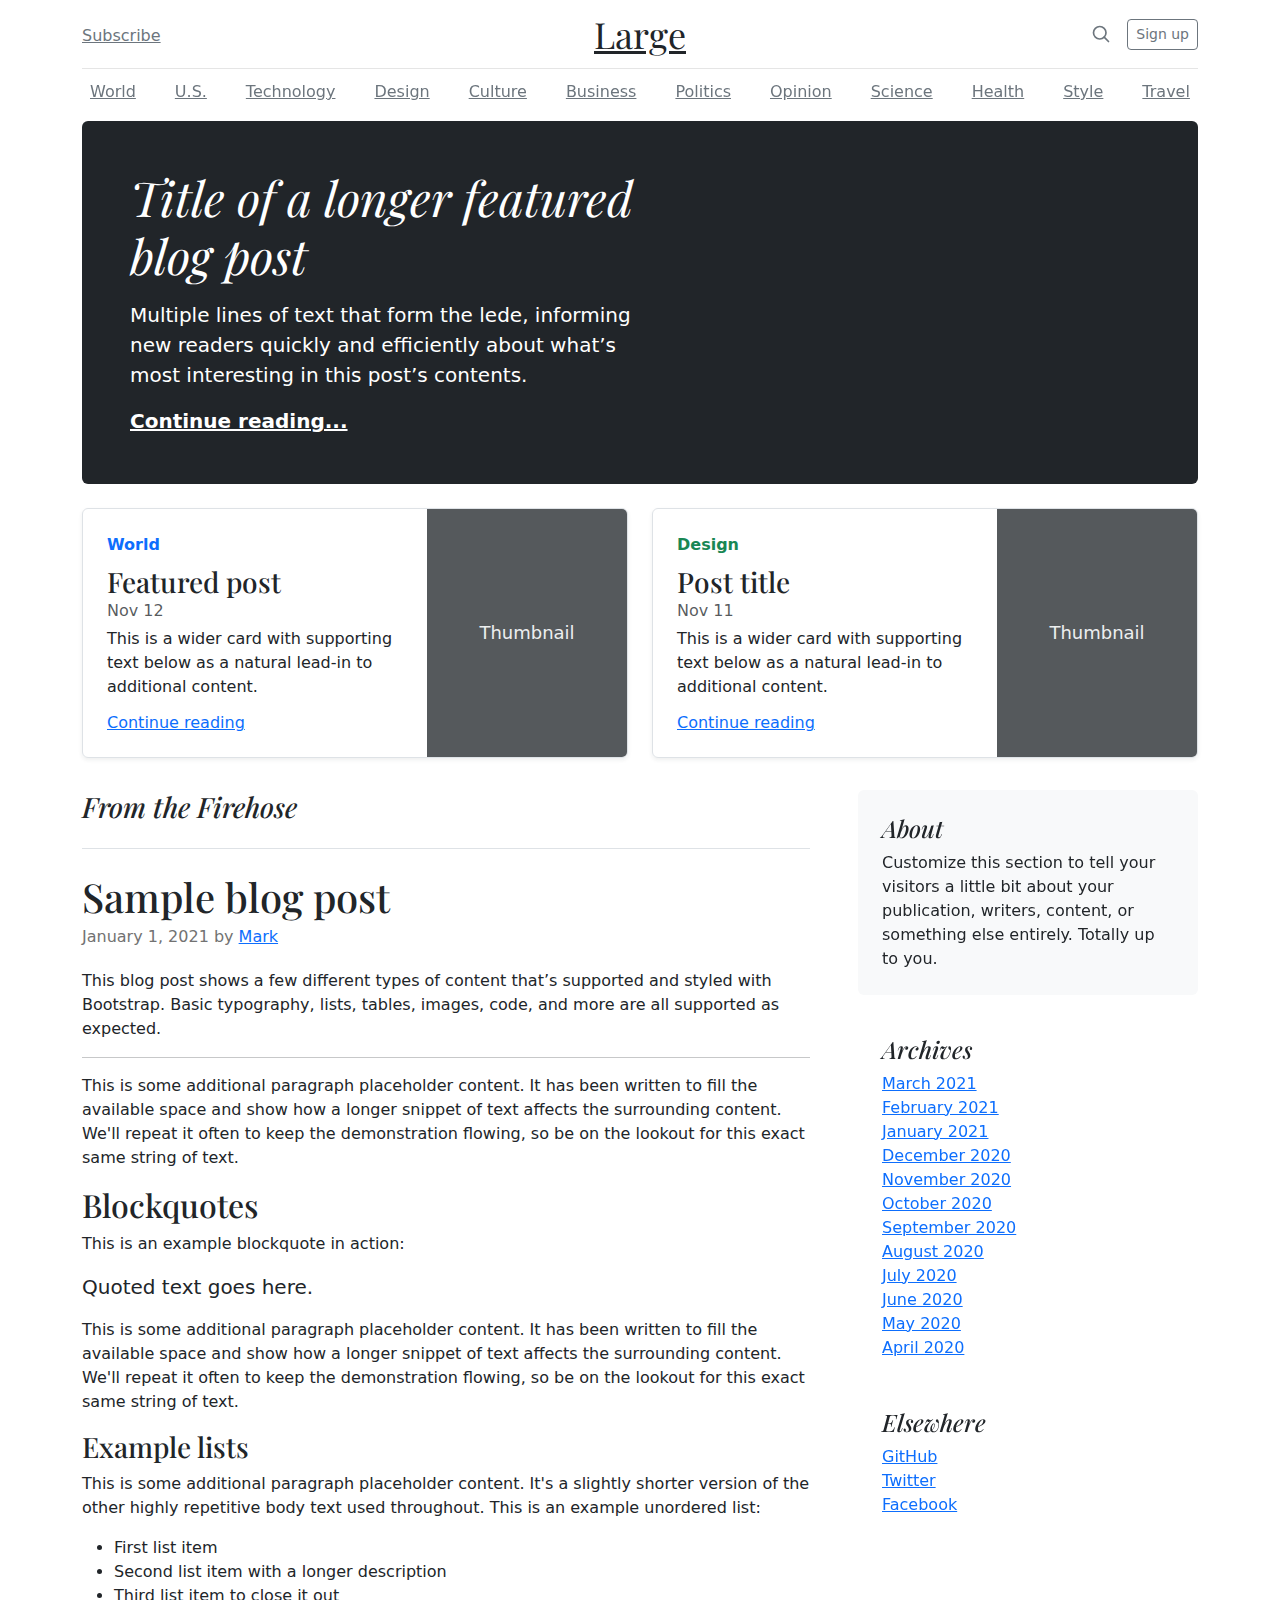
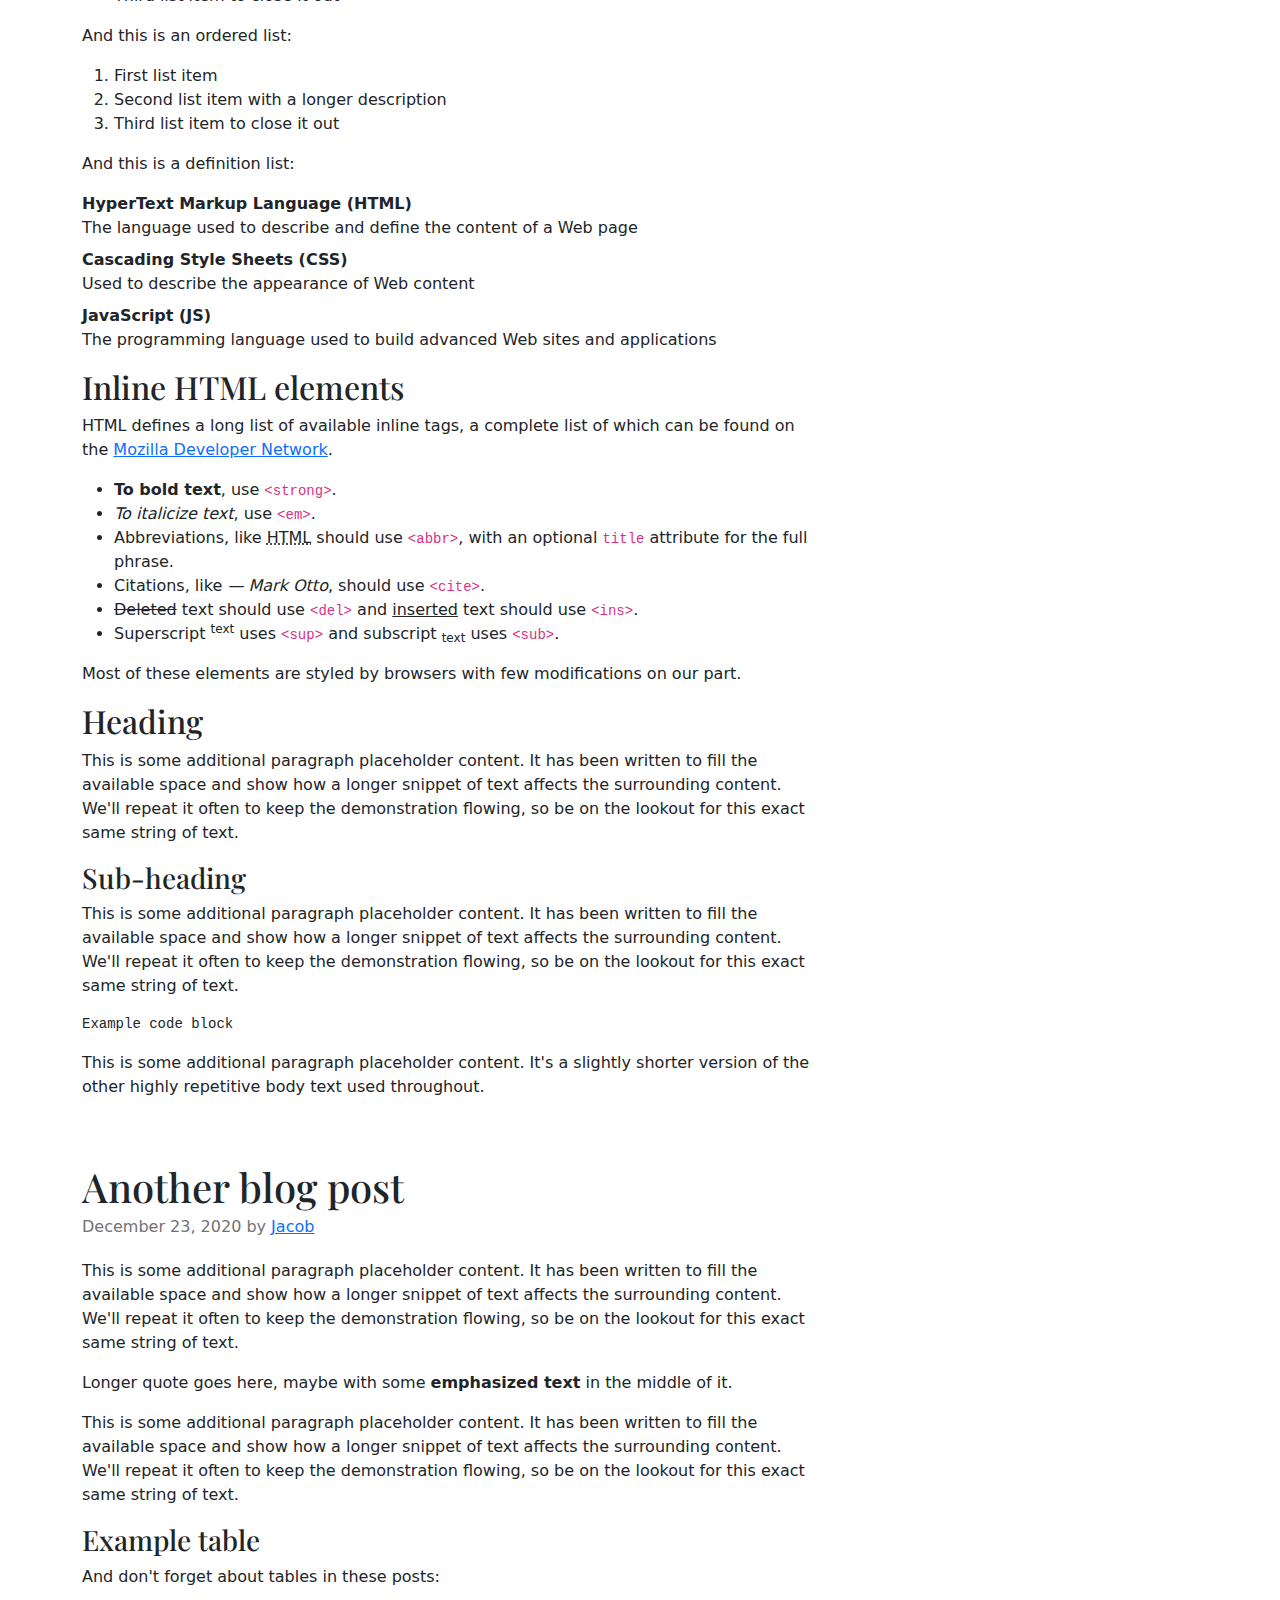
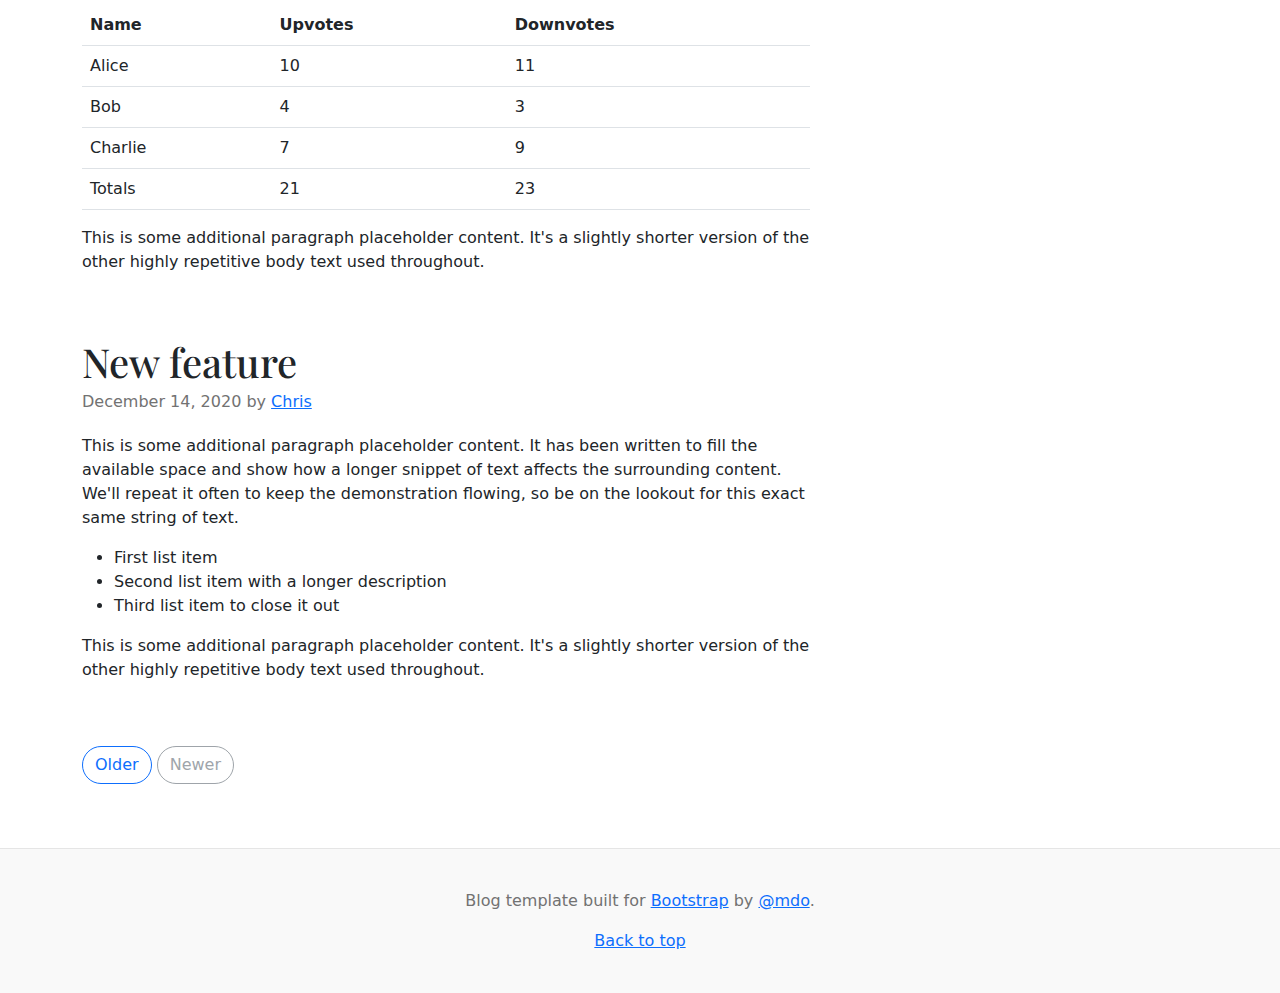
<file: bootstrap-5.3.0-alpha1-examples/blog/index.html>
<!doctype html>
<html lang="en">
  <head>
    <meta charset="utf-8">
    <meta name="viewport" content="width=device-width, initial-scale=1">
    <meta name="description" content="">
    <meta name="author" content="Mark Otto, Jacob Thornton, and Bootstrap contributors">
    <meta name="generator" content="Hugo 0.108.0">
    <title>Blog Template · Bootstrap v5.3</title>

    <link rel="canonical" href="https://getbootstrap.com/docs/5.3/examples/blog/">

    

    

<link href="../assets/dist/css/bootstrap.min.css" rel="stylesheet">

    <style>
      .bd-placeholder-img {
        font-size: 1.125rem;
        text-anchor: middle;
        -webkit-user-select: none;
        -moz-user-select: none;
        user-select: none;
      }

      @media (min-width: 768px) {
        .bd-placeholder-img-lg {
          font-size: 3.5rem;
        }
      }

      .b-example-divider {
        height: 3rem;
        background-color: rgba(0, 0, 0, .1);
        border: solid rgba(0, 0, 0, .15);
        border-width: 1px 0;
        box-shadow: inset 0 .5em 1.5em rgba(0, 0, 0, .1), inset 0 .125em .5em rgba(0, 0, 0, .15);
      }

      .b-example-vr {
        flex-shrink: 0;
        width: 1.5rem;
        height: 100vh;
      }

      .bi {
        vertical-align: -.125em;
        fill: currentColor;
      }

      .nav-scroller {
        position: relative;
        z-index: 2;
        height: 2.75rem;
        overflow-y: hidden;
      }

      .nav-scroller .nav {
        display: flex;
        flex-wrap: nowrap;
        padding-bottom: 1rem;
        margin-top: -1px;
        overflow-x: auto;
        text-align: center;
        white-space: nowrap;
        -webkit-overflow-scrolling: touch;
      }
    </style>

    
    <!-- Custom styles for this template -->
    <link href="https://fonts.googleapis.com/css?family=Playfair&#43;Display:700,900&amp;display=swap" rel="stylesheet">
    <!-- Custom styles for this template -->
    <link href="blog.css" rel="stylesheet">
  </head>
  <body>
    
<div class="container">
  <header class="blog-header lh-1 py-3">
    <div class="row flex-nowrap justify-content-between align-items-center">
      <div class="col-4 pt-1">
        <a class="link-secondary" href="#">Subscribe</a>
      </div>
      <div class="col-4 text-center">
        <a class="blog-header-logo text-dark" href="#">Large</a>
      </div>
      <div class="col-4 d-flex justify-content-end align-items-center">
        <a class="link-secondary" href="#" aria-label="Search">
          <svg xmlns="http://www.w3.org/2000/svg" width="20" height="20" fill="none" stroke="currentColor" stroke-linecap="round" stroke-linejoin="round" stroke-width="2" class="mx-3" role="img" viewBox="0 0 24 24"><title>Search</title><circle cx="10.5" cy="10.5" r="7.5"/><path d="M21 21l-5.2-5.2"/></svg>
        </a>
        <a class="btn btn-sm btn-outline-secondary" href="#">Sign up</a>
      </div>
    </div>
  </header>

  <div class="nav-scroller py-1 mb-2">
    <nav class="nav d-flex justify-content-between">
      <a class="p-2 link-secondary" href="#">World</a>
      <a class="p-2 link-secondary" href="#">U.S.</a>
      <a class="p-2 link-secondary" href="#">Technology</a>
      <a class="p-2 link-secondary" href="#">Design</a>
      <a class="p-2 link-secondary" href="#">Culture</a>
      <a class="p-2 link-secondary" href="#">Business</a>
      <a class="p-2 link-secondary" href="#">Politics</a>
      <a class="p-2 link-secondary" href="#">Opinion</a>
      <a class="p-2 link-secondary" href="#">Science</a>
      <a class="p-2 link-secondary" href="#">Health</a>
      <a class="p-2 link-secondary" href="#">Style</a>
      <a class="p-2 link-secondary" href="#">Travel</a>
    </nav>
  </div>
</div>

<main class="container">
  <div class="p-4 p-md-5 mb-4 rounded text-bg-dark">
    <div class="col-md-6 px-0">
      <h1 class="display-4 fst-italic">Title of a longer featured blog post</h1>
      <p class="lead my-3">Multiple lines of text that form the lede, informing new readers quickly and efficiently about what’s most interesting in this post’s contents.</p>
      <p class="lead mb-0"><a href="#" class="text-white fw-bold">Continue reading...</a></p>
    </div>
  </div>

  <div class="row mb-2">
    <div class="col-md-6">
      <div class="row g-0 border rounded overflow-hidden flex-md-row mb-4 shadow-sm h-md-250 position-relative">
        <div class="col p-4 d-flex flex-column position-static">
          <strong class="d-inline-block mb-2 text-primary">World</strong>
          <h3 class="mb-0">Featured post</h3>
          <div class="mb-1 text-muted">Nov 12</div>
          <p class="card-text mb-auto">This is a wider card with supporting text below as a natural lead-in to additional content.</p>
          <a href="#" class="stretched-link">Continue reading</a>
        </div>
        <div class="col-auto d-none d-lg-block">
          <svg class="bd-placeholder-img" width="200" height="250" xmlns="http://www.w3.org/2000/svg" role="img" aria-label="Placeholder: Thumbnail" preserveAspectRatio="xMidYMid slice" focusable="false"><title>Placeholder</title><rect width="100%" height="100%" fill="#55595c"/><text x="50%" y="50%" fill="#eceeef" dy=".3em">Thumbnail</text></svg>
        </div>
      </div>
    </div>
    <div class="col-md-6">
      <div class="row g-0 border rounded overflow-hidden flex-md-row mb-4 shadow-sm h-md-250 position-relative">
        <div class="col p-4 d-flex flex-column position-static">
          <strong class="d-inline-block mb-2 text-success">Design</strong>
          <h3 class="mb-0">Post title</h3>
          <div class="mb-1 text-muted">Nov 11</div>
          <p class="mb-auto">This is a wider card with supporting text below as a natural lead-in to additional content.</p>
          <a href="#" class="stretched-link">Continue reading</a>
        </div>
        <div class="col-auto d-none d-lg-block">
          <svg class="bd-placeholder-img" width="200" height="250" xmlns="http://www.w3.org/2000/svg" role="img" aria-label="Placeholder: Thumbnail" preserveAspectRatio="xMidYMid slice" focusable="false"><title>Placeholder</title><rect width="100%" height="100%" fill="#55595c"/><text x="50%" y="50%" fill="#eceeef" dy=".3em">Thumbnail</text></svg>
        </div>
      </div>
    </div>
  </div>

  <div class="row g-5">
    <div class="col-md-8">
      <h3 class="pb-4 mb-4 fst-italic border-bottom">
        From the Firehose
      </h3>

      <article class="blog-post">
        <h2 class="blog-post-title mb-1">Sample blog post</h2>
        <p class="blog-post-meta">January 1, 2021 by <a href="#">Mark</a></p>

        <p>This blog post shows a few different types of content that’s supported and styled with Bootstrap. Basic typography, lists, tables, images, code, and more are all supported as expected.</p>
        <hr>
        <p>This is some additional paragraph placeholder content. It has been written to fill the available space and show how a longer snippet of text affects the surrounding content. We'll repeat it often to keep the demonstration flowing, so be on the lookout for this exact same string of text.</p>
        <h2>Blockquotes</h2>
        <p>This is an example blockquote in action:</p>
        <blockquote class="blockquote">
          <p>Quoted text goes here.</p>
        </blockquote>
        <p>This is some additional paragraph placeholder content. It has been written to fill the available space and show how a longer snippet of text affects the surrounding content. We'll repeat it often to keep the demonstration flowing, so be on the lookout for this exact same string of text.</p>
        <h3>Example lists</h3>
        <p>This is some additional paragraph placeholder content. It's a slightly shorter version of the other highly repetitive body text used throughout. This is an example unordered list:</p>
        <ul>
          <li>First list item</li>
          <li>Second list item with a longer description</li>
          <li>Third list item to close it out</li>
        </ul>
        <p>And this is an ordered list:</p>
        <ol>
          <li>First list item</li>
          <li>Second list item with a longer description</li>
          <li>Third list item to close it out</li>
        </ol>
        <p>And this is a definition list:</p>
        <dl>
          <dt>HyperText Markup Language (HTML)</dt>
          <dd>The language used to describe and define the content of a Web page</dd>
          <dt>Cascading Style Sheets (CSS)</dt>
          <dd>Used to describe the appearance of Web content</dd>
          <dt>JavaScript (JS)</dt>
          <dd>The programming language used to build advanced Web sites and applications</dd>
        </dl>
        <h2>Inline HTML elements</h2>
        <p>HTML defines a long list of available inline tags, a complete list of which can be found on the <a href="https://developer.mozilla.org/en-US/docs/Web/HTML/Element">Mozilla Developer Network</a>.</p>
        <ul>
          <li><strong>To bold text</strong>, use <code class="language-plaintext highlighter-rouge">&lt;strong&gt;</code>.</li>
          <li><em>To italicize text</em>, use <code class="language-plaintext highlighter-rouge">&lt;em&gt;</code>.</li>
          <li>Abbreviations, like <abbr title="HyperText Markup Language">HTML</abbr> should use <code class="language-plaintext highlighter-rouge">&lt;abbr&gt;</code>, with an optional <code class="language-plaintext highlighter-rouge">title</code> attribute for the full phrase.</li>
          <li>Citations, like <cite>— Mark Otto</cite>, should use <code class="language-plaintext highlighter-rouge">&lt;cite&gt;</code>.</li>
          <li><del>Deleted</del> text should use <code class="language-plaintext highlighter-rouge">&lt;del&gt;</code> and <ins>inserted</ins> text should use <code class="language-plaintext highlighter-rouge">&lt;ins&gt;</code>.</li>
          <li>Superscript <sup>text</sup> uses <code class="language-plaintext highlighter-rouge">&lt;sup&gt;</code> and subscript <sub>text</sub> uses <code class="language-plaintext highlighter-rouge">&lt;sub&gt;</code>.</li>
        </ul>
        <p>Most of these elements are styled by browsers with few modifications on our part.</p>
        <h2>Heading</h2>
        <p>This is some additional paragraph placeholder content. It has been written to fill the available space and show how a longer snippet of text affects the surrounding content. We'll repeat it often to keep the demonstration flowing, so be on the lookout for this exact same string of text.</p>
        <h3>Sub-heading</h3>
        <p>This is some additional paragraph placeholder content. It has been written to fill the available space and show how a longer snippet of text affects the surrounding content. We'll repeat it often to keep the demonstration flowing, so be on the lookout for this exact same string of text.</p>
        <pre><code>Example code block</code></pre>
        <p>This is some additional paragraph placeholder content. It's a slightly shorter version of the other highly repetitive body text used throughout.</p>
      </article>

      <article class="blog-post">
        <h2 class="blog-post-title mb-1">Another blog post</h2>
        <p class="blog-post-meta">December 23, 2020 by <a href="#">Jacob</a></p>

        <p>This is some additional paragraph placeholder content. It has been written to fill the available space and show how a longer snippet of text affects the surrounding content. We'll repeat it often to keep the demonstration flowing, so be on the lookout for this exact same string of text.</p>
        <blockquote>
          <p>Longer quote goes here, maybe with some <strong>emphasized text</strong> in the middle of it.</p>
        </blockquote>
        <p>This is some additional paragraph placeholder content. It has been written to fill the available space and show how a longer snippet of text affects the surrounding content. We'll repeat it often to keep the demonstration flowing, so be on the lookout for this exact same string of text.</p>
        <h3>Example table</h3>
        <p>And don't forget about tables in these posts:</p>
        <table class="table">
          <thead>
            <tr>
              <th>Name</th>
              <th>Upvotes</th>
              <th>Downvotes</th>
            </tr>
          </thead>
          <tbody>
            <tr>
              <td>Alice</td>
              <td>10</td>
              <td>11</td>
            </tr>
            <tr>
              <td>Bob</td>
              <td>4</td>
              <td>3</td>
            </tr>
            <tr>
              <td>Charlie</td>
              <td>7</td>
              <td>9</td>
            </tr>
          </tbody>
          <tfoot>
            <tr>
              <td>Totals</td>
              <td>21</td>
              <td>23</td>
            </tr>
          </tfoot>
        </table>

        <p>This is some additional paragraph placeholder content. It's a slightly shorter version of the other highly repetitive body text used throughout.</p>
      </article>

      <article class="blog-post">
        <h2 class="blog-post-title mb-1">New feature</h2>
        <p class="blog-post-meta">December 14, 2020 by <a href="#">Chris</a></p>

        <p>This is some additional paragraph placeholder content. It has been written to fill the available space and show how a longer snippet of text affects the surrounding content. We'll repeat it often to keep the demonstration flowing, so be on the lookout for this exact same string of text.</p>
        <ul>
          <li>First list item</li>
          <li>Second list item with a longer description</li>
          <li>Third list item to close it out</li>
        </ul>
        <p>This is some additional paragraph placeholder content. It's a slightly shorter version of the other highly repetitive body text used throughout.</p>
      </article>

      <nav class="blog-pagination" aria-label="Pagination">
        <a class="btn btn-outline-primary rounded-pill" href="#">Older</a>
        <a class="btn btn-outline-secondary rounded-pill disabled">Newer</a>
      </nav>

    </div>

    <div class="col-md-4">
      <div class="position-sticky" style="top: 2rem;">
        <div class="p-4 mb-3 bg-light rounded">
          <h4 class="fst-italic">About</h4>
          <p class="mb-0">Customize this section to tell your visitors a little bit about your publication, writers, content, or something else entirely. Totally up to you.</p>
        </div>

        <div class="p-4">
          <h4 class="fst-italic">Archives</h4>
          <ol class="list-unstyled mb-0">
            <li><a href="#">March 2021</a></li>
            <li><a href="#">February 2021</a></li>
            <li><a href="#">January 2021</a></li>
            <li><a href="#">December 2020</a></li>
            <li><a href="#">November 2020</a></li>
            <li><a href="#">October 2020</a></li>
            <li><a href="#">September 2020</a></li>
            <li><a href="#">August 2020</a></li>
            <li><a href="#">July 2020</a></li>
            <li><a href="#">June 2020</a></li>
            <li><a href="#">May 2020</a></li>
            <li><a href="#">April 2020</a></li>
          </ol>
        </div>

        <div class="p-4">
          <h4 class="fst-italic">Elsewhere</h4>
          <ol class="list-unstyled">
            <li><a href="#">GitHub</a></li>
            <li><a href="#">Twitter</a></li>
            <li><a href="#">Facebook</a></li>
          </ol>
        </div>
      </div>
    </div>
  </div>

</main>

<footer class="blog-footer">
  <p>Blog template built for <a href="https://getbootstrap.com/">Bootstrap</a> by <a href="https://twitter.com/mdo">@mdo</a>.</p>
  <p>
    <a href="#">Back to top</a>
  </p>
</footer>


    
  </body>
</html>
</file>
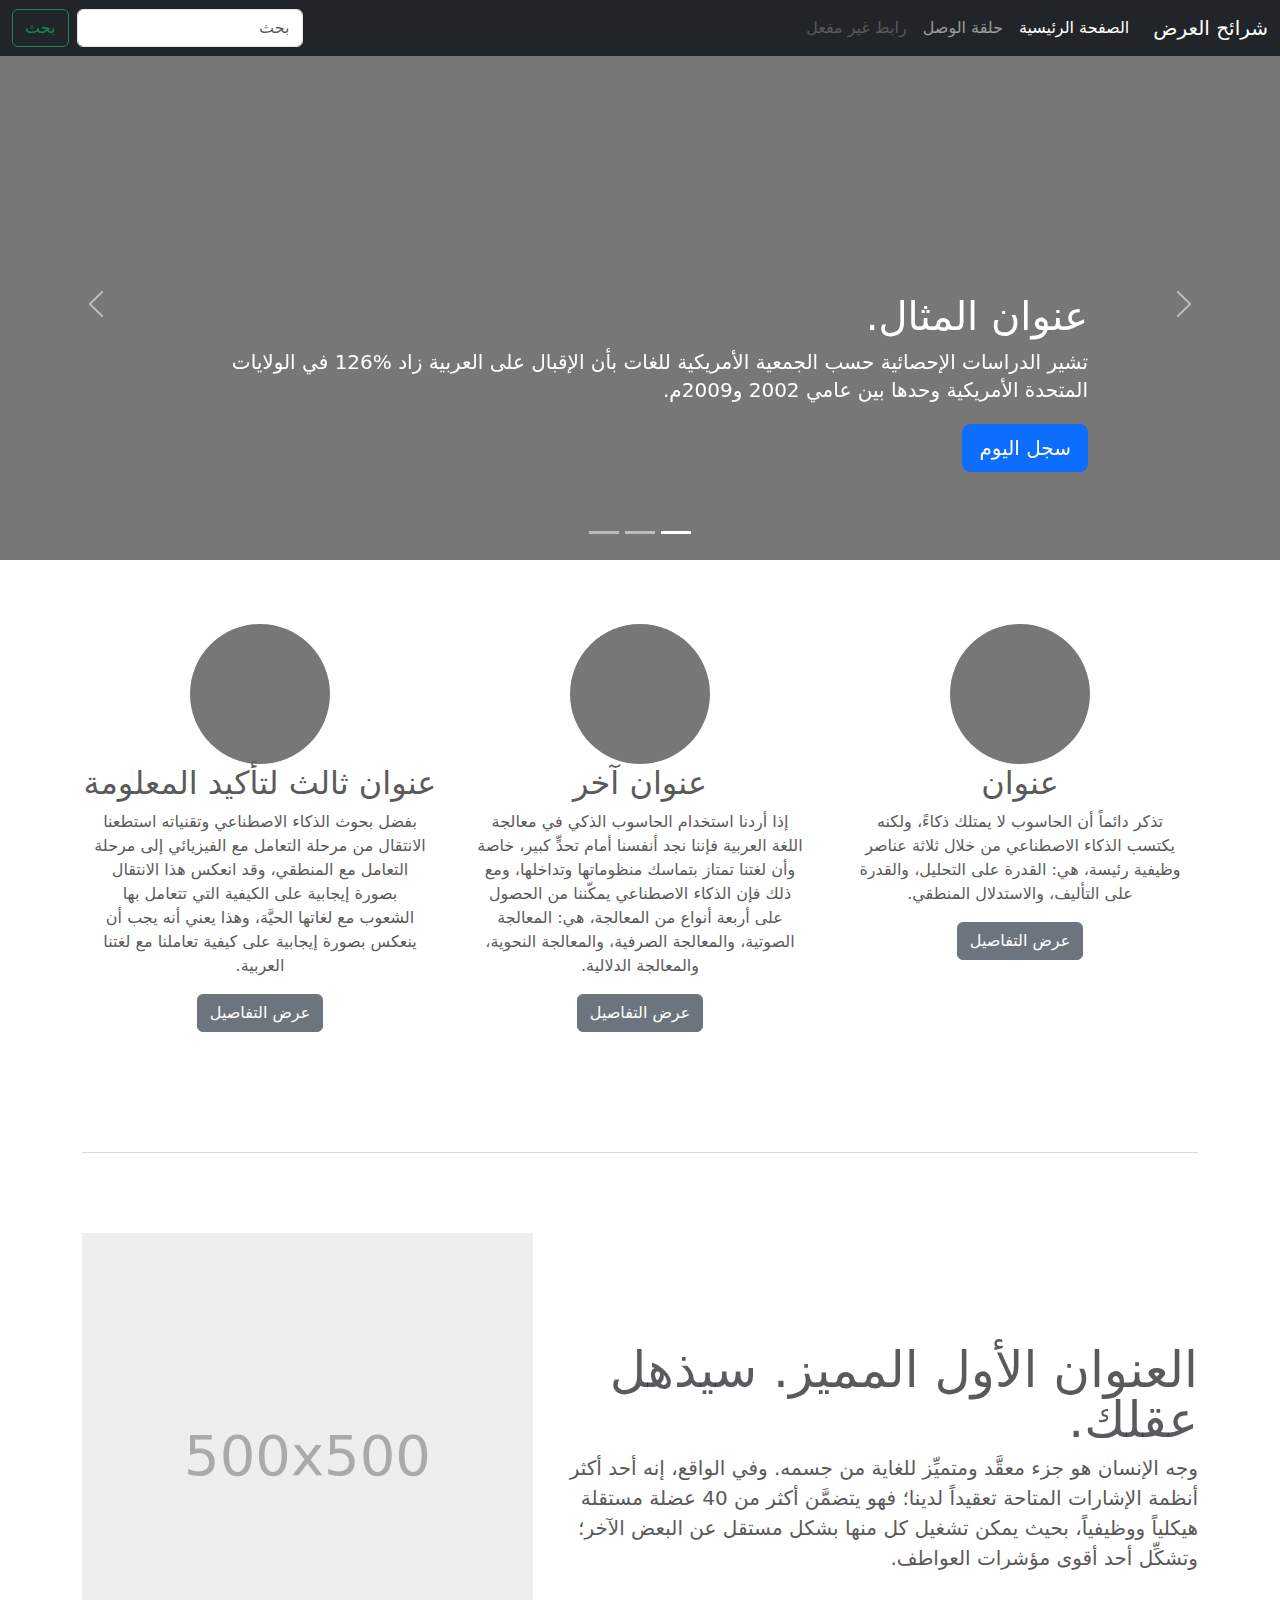
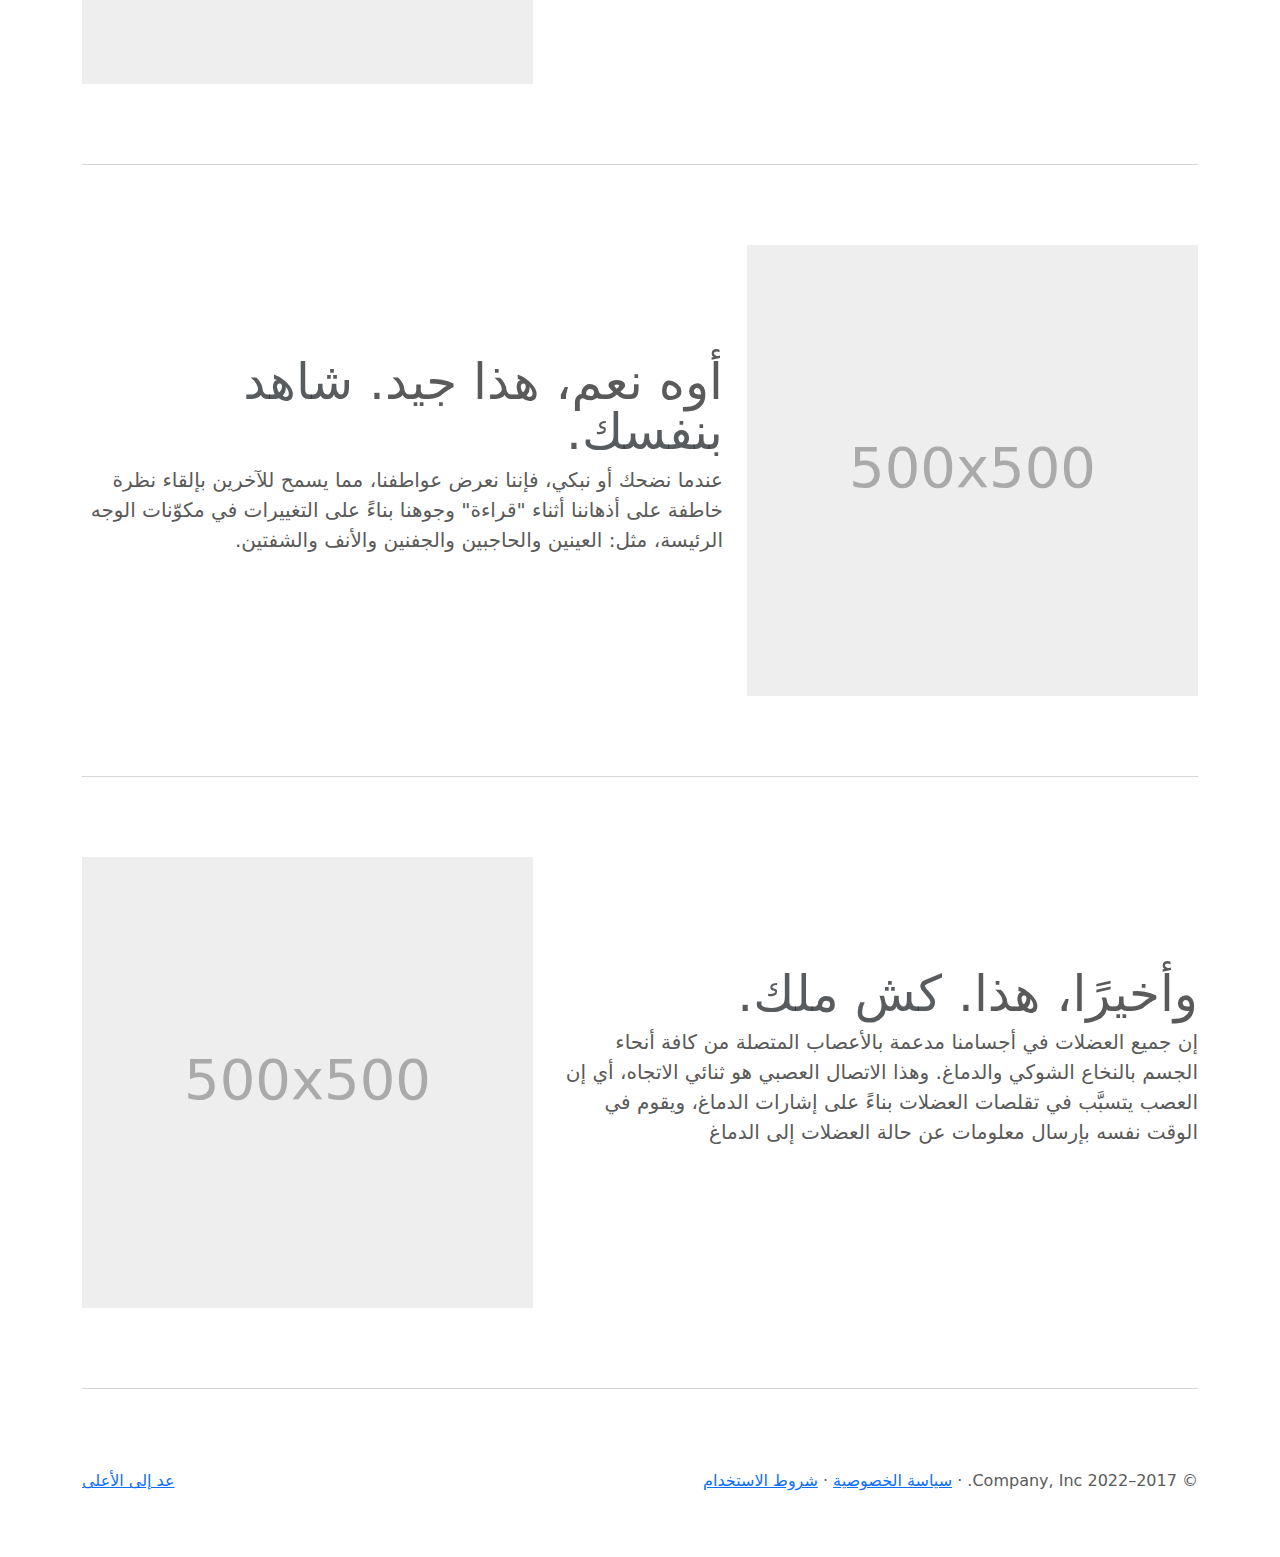
<file: bootstrap-5.3.0-alpha1-examples/carousel-rtl/index.html>
<!doctype html>
<html lang="ar" dir="rtl">
  <head>
    <meta charset="utf-8">
    <meta name="viewport" content="width=device-width, initial-scale=1">
    <meta name="description" content="">
    <meta name="author" content="Mark Otto, Jacob Thornton, and Bootstrap contributors">
    <meta name="generator" content="Hugo 0.108.0">
    <title>قالب  شرائح العرض · Bootstrap v5.3</title>

    <link rel="canonical" href="https://getbootstrap.com/docs/5.3/examples/carousel-rtl/">

    

    

<link href="../assets/dist/css/bootstrap.rtl.min.css" rel="stylesheet">

    <style>
      .bd-placeholder-img {
        font-size: 1.125rem;
        text-anchor: middle;
        -webkit-user-select: none;
        -moz-user-select: none;
        user-select: none;
      }

      @media (min-width: 768px) {
        .bd-placeholder-img-lg {
          font-size: 3.5rem;
        }
      }

      .b-example-divider {
        height: 3rem;
        background-color: rgba(0, 0, 0, .1);
        border: solid rgba(0, 0, 0, .15);
        border-width: 1px 0;
        box-shadow: inset 0 .5em 1.5em rgba(0, 0, 0, .1), inset 0 .125em .5em rgba(0, 0, 0, .15);
      }

      .b-example-vr {
        flex-shrink: 0;
        width: 1.5rem;
        height: 100vh;
      }

      .bi {
        vertical-align: -.125em;
        fill: currentColor;
      }

      .nav-scroller {
        position: relative;
        z-index: 2;
        height: 2.75rem;
        overflow-y: hidden;
      }

      .nav-scroller .nav {
        display: flex;
        flex-wrap: nowrap;
        padding-bottom: 1rem;
        margin-top: -1px;
        overflow-x: auto;
        text-align: center;
        white-space: nowrap;
        -webkit-overflow-scrolling: touch;
      }
    </style>

    
    <!-- Custom styles for this template -->
    <link href="../carousel/carousel.rtl.css" rel="stylesheet">
  </head>
  <body>
    
<header>
  <nav class="navbar navbar-expand-md navbar-dark fixed-top bg-dark">
    <div class="container-fluid">
      <a class="navbar-brand" href="#">شرائح العرض</a>
      <button class="navbar-toggler" type="button" data-bs-toggle="collapse" data-bs-target="#navbarCollapse" aria-controls="navbarCollapse" aria-expanded="false" aria-label="تبديل التنقل">
        <span class="navbar-toggler-icon"></span>
      </button>
      <div class="collapse navbar-collapse" id="navbarCollapse">
        <ul class="navbar-nav me-auto mb-2 mb-md-0">
          <li class="nav-item">
            <a class="nav-link active" aria-current="page" href="#">الصفحة الرئيسية</a>
          </li>
          <li class="nav-item">
            <a class="nav-link" href="#">حلقة الوصل</a>
          </li>
          <li class="nav-item">
            <a class="nav-link disabled">رابط غير مفعل</a>
          </li>
        </ul>
        <form class="d-flex" role="search">
          <input class="form-control me-2" type="search" placeholder="بحث" aria-label="بحث">
          <button class="btn btn-outline-success" type="submit">بحث</button>
        </form>
      </div>
    </div>
  </nav>
</header>

<main>

  <div id="myCarousel" class="carousel slide" data-bs-ride="carousel">
    <div class="carousel-indicators">
      <button type="button" data-bs-target="#myCarousel" data-bs-slide-to="0" class="active" aria-current="true" aria-label="Slide 1"></button>
      <button type="button" data-bs-target="#myCarousel" data-bs-slide-to="1" aria-label="Slide 2"></button>
      <button type="button" data-bs-target="#myCarousel" data-bs-slide-to="2" aria-label="Slide 3"></button>
    </div>
    <div class="carousel-inner">
      <div class="carousel-item active">
        <svg class="bd-placeholder-img" width="100%" height="100%" xmlns="http://www.w3.org/2000/svg" aria-hidden="true" preserveAspectRatio="xMidYMid slice" focusable="false"><rect width="100%" height="100%" fill="#777"/></svg>
        <div class="container">
          <div class="carousel-caption text-start">
            <h1>عنوان المثال.</h1>
            <p>تشير الدراسات الإحصائية حسب الجمعية الأمريكية للغات بأن الإقبال على العربية زاد %126 في الولايات المتحدة الأمريكية وحدها بين عامي 2002 و2009م.</p>
            <p><a class="btn btn-lg btn-primary" href="#">سجل اليوم</a></p>
          </div>
        </div>
      </div>
      <div class="carousel-item">
        <svg class="bd-placeholder-img" width="100%" height="100%" xmlns="http://www.w3.org/2000/svg" aria-hidden="true" preserveAspectRatio="xMidYMid slice" focusable="false"><rect width="100%" height="100%" fill="#777"/></svg>
        <div class="container">
          <div class="carousel-caption">
            <h1>عنوان مثال آخر.</h1>
            <p>حسب المجلس الثقافي البريطاني فإن تعليم الإنجليزية داخل بريطانيا يسهم في تعزيز اقتصادها بما يتجاوز ملياري جنيه سنوياً، كما أنه وفر أكثر من 26 ألف وظيفة.</p>
            <p><a class="btn btn-lg btn-primary" href="#">أعرف أكثر</a></p>
          </div>
        </div>
      </div>
      <div class="carousel-item">
        <svg class="bd-placeholder-img" width="100%" height="100%" xmlns="http://www.w3.org/2000/svg" aria-hidden="true" preserveAspectRatio="xMidYMid slice" focusable="false"><rect width="100%" height="100%" fill="#777"/></svg>
        <div class="container">
          <div class="carousel-caption text-end">
            <h1>واحد أكثر لقياس جيد.</h1>
            <p>الإحصاءات لحجم الاستثمار اللغوي خارج بريطانيا تتفاوت من سنة لأخرى إلا أن المدير التنفيذي للمجلس الثقافي البريطاني إدي بايرز يرى أن استثمار تعليم الإنجليزية في الخارج لا يحسب على المستوى المالي فحسب بل على المستوى السياسي أيضاً.</p>
            <p><a class="btn btn-lg btn-primary" href="#">تصفح المعرض</a></p>
          </div>
        </div>
      </div>
    </div>
    <button class="carousel-control-prev" type="button" data-bs-target="#myCarousel" data-bs-slide="prev">
      <span class="carousel-control-prev-icon" aria-hidden="true"></span>
      <span class="visually-hidden">السابق</span>
    </button>
    <button class="carousel-control-next" type="button" data-bs-target="#myCarousel" data-bs-slide="next">
      <span class="carousel-control-next-icon" aria-hidden="true"></span>
      <span class="visually-hidden">التالي</span>
    </button>
  </div>


  <!-- Marketing messaging and featurettes
  ================================================== -->
  <!-- Wrap the rest of the page in another container to center all the content. -->

  <div class="container marketing">

    <!-- Three columns of text below the carousel -->
    <div class="row">
      <div class="col-lg-4">
        <svg class="bd-placeholder-img rounded-circle" width="140" height="140" xmlns="http://www.w3.org/2000/svg" role="img" aria-label="Placeholder: 140x140" preserveAspectRatio="xMidYMid slice" focusable="false"><title>Placeholder</title><rect width="100%" height="100%" fill="#777"/><text x="50%" y="50%" fill="#777" dy=".3em">140x140</text></svg>
        <h2 class="fw-normal">عنوان</h2>
        <p>تذكر دائماً أن الحاسوب لا يمتلك ذكاءً، ولكنه يكتسب الذكاء الاصطناعي من خلال ثلاثة عناصر وظيفية رئيسة، هي: القدرة على التحليل، والقدرة على التأليف، والاستدلال المنطقي.</p>
        <p><a class="btn btn-secondary" href="#">عرض التفاصيل</a></p>
      </div><!-- /.col-lg-4 -->
      <div class="col-lg-4">
        <svg class="bd-placeholder-img rounded-circle" width="140" height="140" xmlns="http://www.w3.org/2000/svg" role="img" aria-label="Placeholder: 140x140" preserveAspectRatio="xMidYMid slice" focusable="false"><title>Placeholder</title><rect width="100%" height="100%" fill="#777"/><text x="50%" y="50%" fill="#777" dy=".3em">140x140</text></svg>
        <h2 class="fw-normal">عنوان آخر</h2>
        <p>إذا أردنا استخدام الحاسوب الذكي في معالجة اللغة العربية فإننا نجد أنفسنا أمام تحدٍّ كبير، خاصة وأن لغتنا تمتاز بتماسك منظوماتها وتداخلها، ومع ذلك فإن الذكاء الاصطناعي يمكّننا من الحصول على أربعة أنواع من المعالجة، هي: المعالجة الصوتية، والمعالجة الصرفية، والمعالجة النحوية، والمعالجة الدلالية.</p>
        <p><a class="btn btn-secondary" href="#">عرض التفاصيل</a></p>
      </div><!-- /.col-lg-4 -->
      <div class="col-lg-4">
        <svg class="bd-placeholder-img rounded-circle" width="140" height="140" xmlns="http://www.w3.org/2000/svg" role="img" aria-label="Placeholder: 140x140" preserveAspectRatio="xMidYMid slice" focusable="false"><title>Placeholder</title><rect width="100%" height="100%" fill="#777"/><text x="50%" y="50%" fill="#777" dy=".3em">140x140</text></svg>
        <h2 class="fw-normal">عنوان ثالث لتأكيد المعلومة</h2>
        <p>بفضل بحوث الذكاء الاصطناعي وتقنياته استطعنا الانتقال من مرحلة التعامل مع الفيزيائي إلى مرحلة التعامل مع المنطقي، وقد انعكس هذا الانتقال بصورة إيجابية على الكيفية التي تتعامل بها الشعوب مع لغاتها الحيَّة، وهذا يعني أنه يجب أن ينعكس بصورة إيجابية على كيفية تعاملنا مع لغتنا العربية.</p>
        <p><a class="btn btn-secondary" href="#">عرض التفاصيل</a></p>
      </div><!-- /.col-lg-4 -->
    </div><!-- /.row -->


    <!-- START THE FEATURETTES -->

    <hr class="featurette-divider">

    <div class="row featurette">
      <div class="col-md-7">
        <h2 class="featurette-heading fw-normal lh-1">العنوان الأول المميز. <span class="text-muted"> سيذهل عقلك. </span></h2>
        <p class="lead">وجه الإنسان هو جزء معقَّد ومتميِّز للغاية من جسمه. وفي الواقع، إنه أحد أكثر أنظمة الإشارات المتاحة تعقيداً لدينا؛ فهو يتضمَّن أكثر من 40 عضلة مستقلة هيكلياً ووظيفياً، بحيث يمكن تشغيل كل منها بشكل مستقل عن البعض الآخر؛ وتشكِّل أحد أقوى مؤشرات العواطف.</p>
      </div>
      <div class="col-md-5">
        <svg class="bd-placeholder-img bd-placeholder-img-lg featurette-image img-fluid mx-auto" width="500" height="500" xmlns="http://www.w3.org/2000/svg" role="img" aria-label="Placeholder: 500x500" preserveAspectRatio="xMidYMid slice" focusable="false"><title>Placeholder</title><rect width="100%" height="100%" fill="#eee"/><text x="50%" y="50%" fill="#aaa" dy=".3em">500x500</text></svg>
      </div>
    </div>

    <hr class="featurette-divider">

    <div class="row featurette">
      <div class="col-md-7 order-md-2">
        <h2 class="featurette-heading fw-normal lh-1">أوه نعم، هذا جيد. <span class="text-muted"> شاهد بنفسك. </span></h2>
        <p class="lead">عندما نضحك أو نبكي، فإننا نعرض عواطفنا، مما يسمح للآخرين بإلقاء نظرة خاطفة على أذهاننا أثناء "قراءة" وجوهنا بناءً على التغييرات في مكوّنات الوجه الرئيسة، مثل: العينين والحاجبين والجفنين والأنف والشفتين.</p>
      </div>
      <div class="col-md-5 order-md-1">
        <svg class="bd-placeholder-img bd-placeholder-img-lg featurette-image img-fluid mx-auto" width="500" height="500" xmlns="http://www.w3.org/2000/svg" role="img" aria-label="Placeholder: 500x500" preserveAspectRatio="xMidYMid slice" focusable="false"><title>Placeholder</title><rect width="100%" height="100%" fill="#eee"/><text x="50%" y="50%" fill="#aaa" dy=".3em">500x500</text></svg>
      </div>
    </div>

    <hr class="featurette-divider">

    <div class="row featurette">
      <div class="col-md-7">
        <h2 class="featurette-heading fw-normal lh-1">وأخيرًا، هذا. <span class="text-muted"> كش ملك. </span></h2>
        <p class="lead">إن جميع العضلات في أجسامنا مدعمة بالأعصاب المتصلة من كافة أنحاء الجسم بالنخاع الشوكي والدماغ. وهذا الاتصال العصبي هو ثنائي الاتجاه، أي إن العصب يتسبَّب في تقلصات العضلات بناءً على إشارات الدماغ، ويقوم في الوقت نفسه بإرسال معلومات عن حالة العضلات إلى الدماغ</p>
      </div>
      <div class="col-md-5">
        <svg class="bd-placeholder-img bd-placeholder-img-lg featurette-image img-fluid mx-auto" width="500" height="500" xmlns="http://www.w3.org/2000/svg" role="img" aria-label="Placeholder: 500x500" preserveAspectRatio="xMidYMid slice" focusable="false"><title>Placeholder</title><rect width="100%" height="100%" fill="#eee"/><text x="50%" y="50%" fill="#aaa" dy=".3em">500x500</text></svg>
      </div>
    </div>

    <hr class="featurette-divider">

    <!-- /END THE FEATURETTES -->

  </div><!-- /.container -->


  <!-- FOOTER -->
  <footer class="container">
    <p class="float-end"><a href="#">عد إلى الأعلى</a></p>
    <p>&copy; 2017–2022 Company, Inc. &middot; <a href="#">سياسة الخصوصية</a> &middot; <a href="#">شروط الاستخدام</a></p>
  </footer>
</main>


    <script src="../assets/dist/js/bootstrap.bundle.min.js"></script>

      
  </body>
</html>
</file>
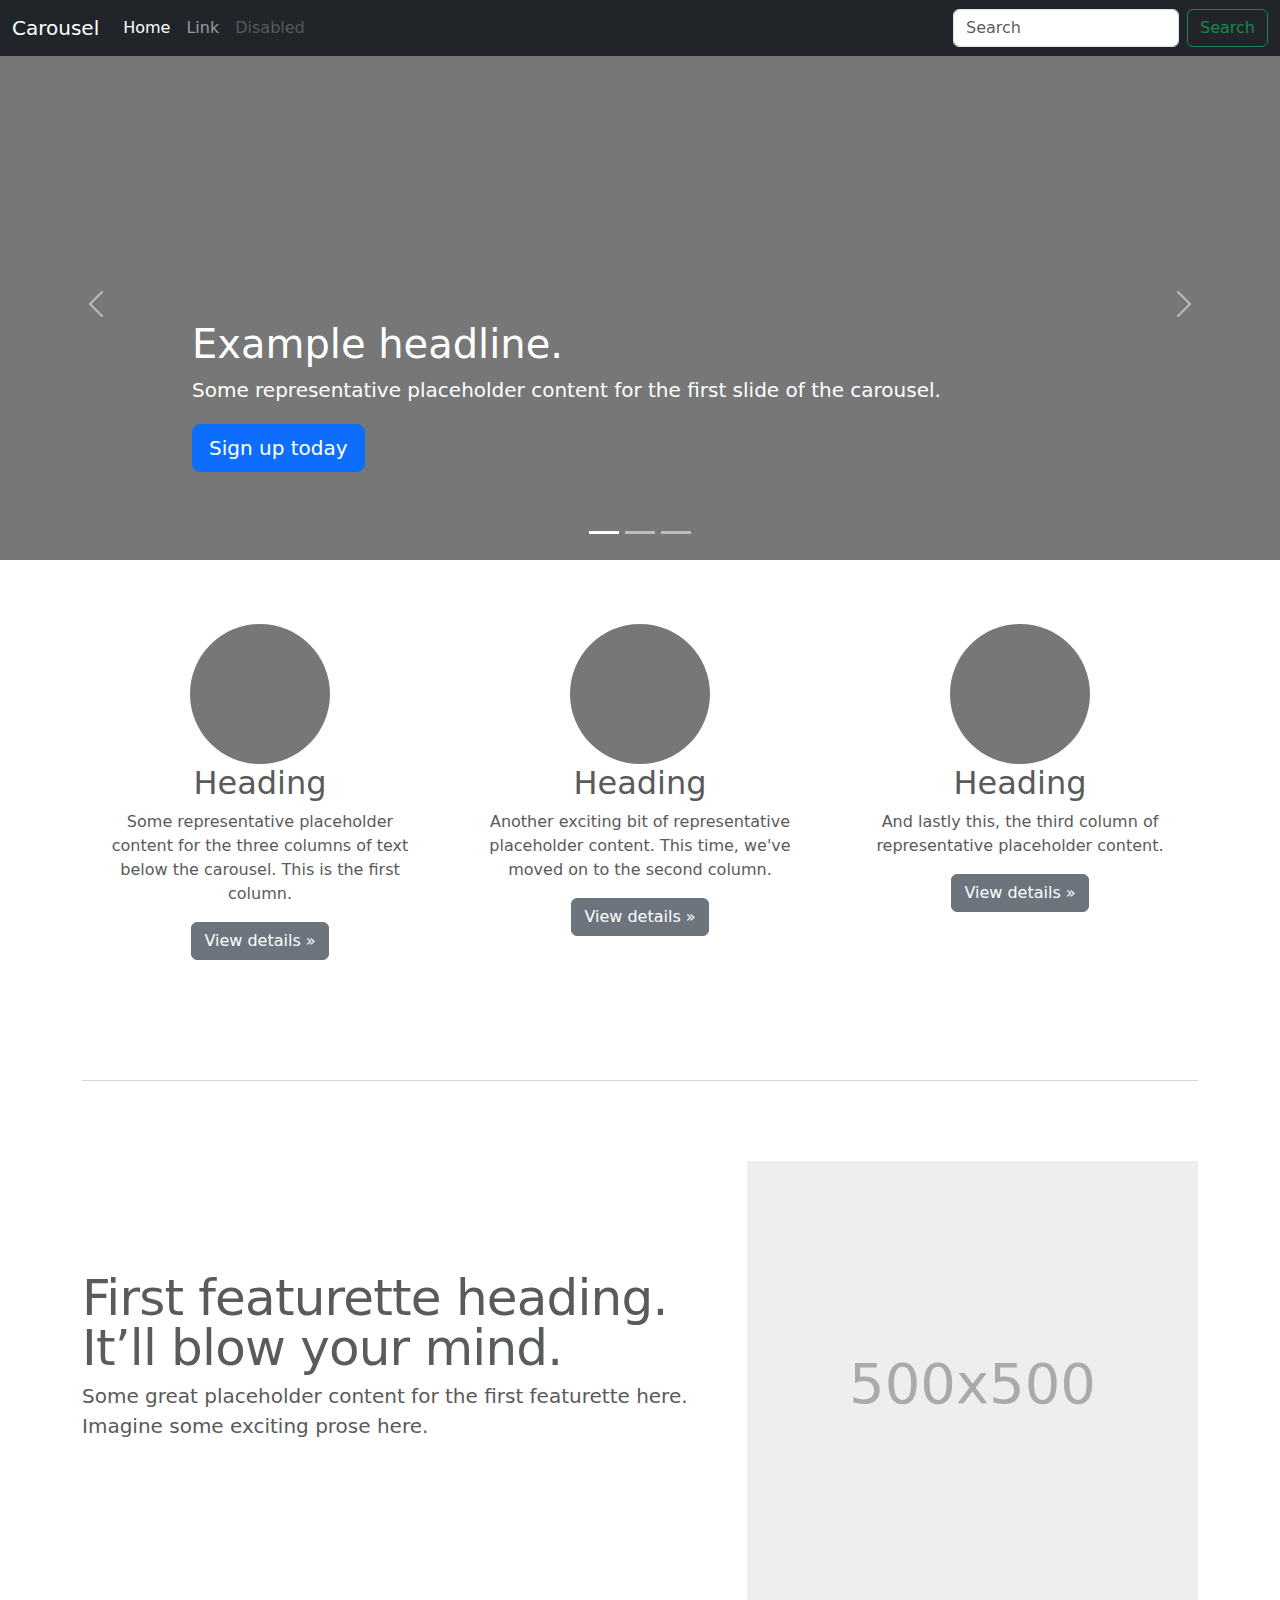
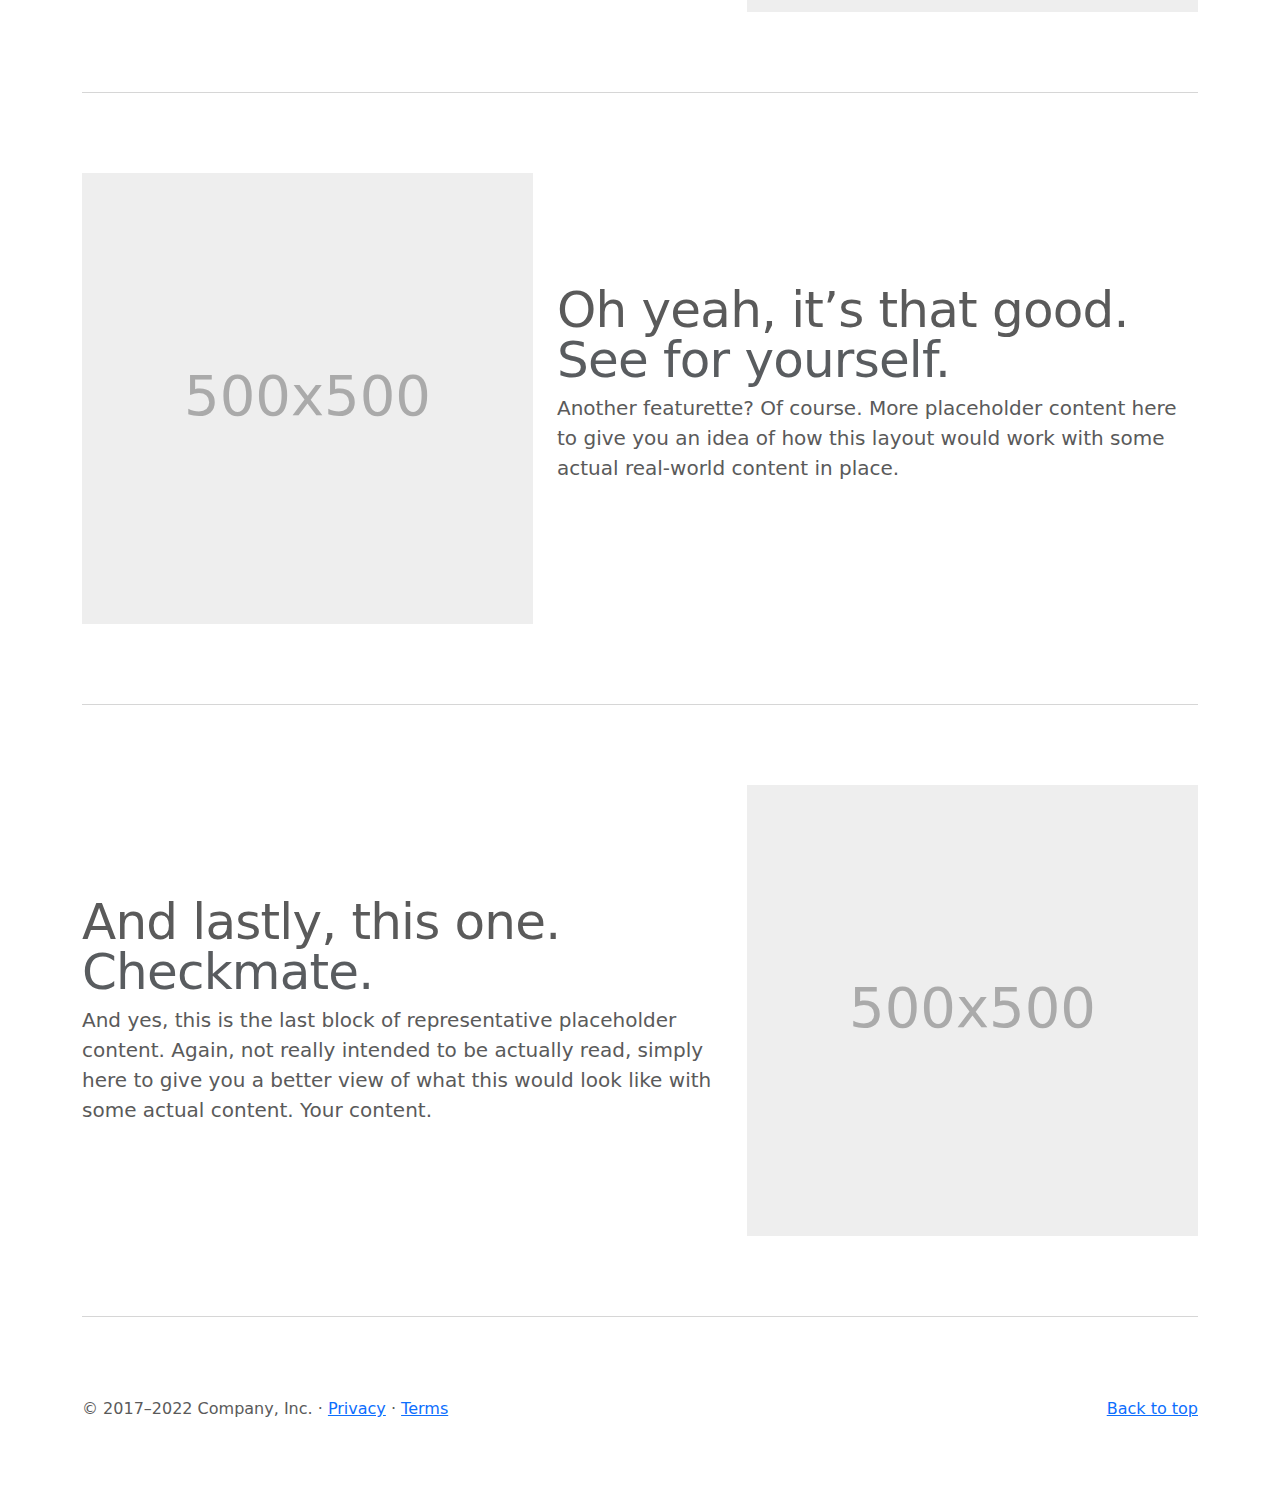
<file: bootstrap-5.3.0-alpha1-examples/carousel/index.html>
<!doctype html>
<html lang="en">
  <head>
    <meta charset="utf-8">
    <meta name="viewport" content="width=device-width, initial-scale=1">
    <meta name="description" content="">
    <meta name="author" content="Mark Otto, Jacob Thornton, and Bootstrap contributors">
    <meta name="generator" content="Hugo 0.108.0">
    <title>Carousel Template · Bootstrap v5.3</title>

    <link rel="canonical" href="https://getbootstrap.com/docs/5.3/examples/carousel/">

    

    

<link href="../assets/dist/css/bootstrap.min.css" rel="stylesheet">

    <style>
      .bd-placeholder-img {
        font-size: 1.125rem;
        text-anchor: middle;
        -webkit-user-select: none;
        -moz-user-select: none;
        user-select: none;
      }

      @media (min-width: 768px) {
        .bd-placeholder-img-lg {
          font-size: 3.5rem;
        }
      }

      .b-example-divider {
        height: 3rem;
        background-color: rgba(0, 0, 0, .1);
        border: solid rgba(0, 0, 0, .15);
        border-width: 1px 0;
        box-shadow: inset 0 .5em 1.5em rgba(0, 0, 0, .1), inset 0 .125em .5em rgba(0, 0, 0, .15);
      }

      .b-example-vr {
        flex-shrink: 0;
        width: 1.5rem;
        height: 100vh;
      }

      .bi {
        vertical-align: -.125em;
        fill: currentColor;
      }

      .nav-scroller {
        position: relative;
        z-index: 2;
        height: 2.75rem;
        overflow-y: hidden;
      }

      .nav-scroller .nav {
        display: flex;
        flex-wrap: nowrap;
        padding-bottom: 1rem;
        margin-top: -1px;
        overflow-x: auto;
        text-align: center;
        white-space: nowrap;
        -webkit-overflow-scrolling: touch;
      }
    </style>

    
    <!-- Custom styles for this template -->
    <link href="carousel.css" rel="stylesheet">
  </head>
  <body>
    
<header>
  <nav class="navbar navbar-expand-md navbar-dark fixed-top bg-dark">
    <div class="container-fluid">
      <a class="navbar-brand" href="#">Carousel</a>
      <button class="navbar-toggler" type="button" data-bs-toggle="collapse" data-bs-target="#navbarCollapse" aria-controls="navbarCollapse" aria-expanded="false" aria-label="Toggle navigation">
        <span class="navbar-toggler-icon"></span>
      </button>
      <div class="collapse navbar-collapse" id="navbarCollapse">
        <ul class="navbar-nav me-auto mb-2 mb-md-0">
          <li class="nav-item">
            <a class="nav-link active" aria-current="page" href="#">Home</a>
          </li>
          <li class="nav-item">
            <a class="nav-link" href="#">Link</a>
          </li>
          <li class="nav-item">
            <a class="nav-link disabled">Disabled</a>
          </li>
        </ul>
        <form class="d-flex" role="search">
          <input class="form-control me-2" type="search" placeholder="Search" aria-label="Search">
          <button class="btn btn-outline-success" type="submit">Search</button>
        </form>
      </div>
    </div>
  </nav>
</header>

<main>

  <div id="myCarousel" class="carousel slide" data-bs-ride="carousel">
    <div class="carousel-indicators">
      <button type="button" data-bs-target="#myCarousel" data-bs-slide-to="0" class="active" aria-current="true" aria-label="Slide 1"></button>
      <button type="button" data-bs-target="#myCarousel" data-bs-slide-to="1" aria-label="Slide 2"></button>
      <button type="button" data-bs-target="#myCarousel" data-bs-slide-to="2" aria-label="Slide 3"></button>
    </div>
    <div class="carousel-inner">
      <div class="carousel-item active">
        <svg class="bd-placeholder-img" width="100%" height="100%" xmlns="http://www.w3.org/2000/svg" aria-hidden="true" preserveAspectRatio="xMidYMid slice" focusable="false"><rect width="100%" height="100%" fill="#777"/></svg>
        <div class="container">
          <div class="carousel-caption text-start">
            <h1>Example headline.</h1>
            <p>Some representative placeholder content for the first slide of the carousel.</p>
            <p><a class="btn btn-lg btn-primary" href="#">Sign up today</a></p>
          </div>
        </div>
      </div>
      <div class="carousel-item">
        <svg class="bd-placeholder-img" width="100%" height="100%" xmlns="http://www.w3.org/2000/svg" aria-hidden="true" preserveAspectRatio="xMidYMid slice" focusable="false"><rect width="100%" height="100%" fill="#777"/></svg>
        <div class="container">
          <div class="carousel-caption">
            <h1>Another example headline.</h1>
            <p>Some representative placeholder content for the second slide of the carousel.</p>
            <p><a class="btn btn-lg btn-primary" href="#">Learn more</a></p>
          </div>
        </div>
      </div>
      <div class="carousel-item">
        <svg class="bd-placeholder-img" width="100%" height="100%" xmlns="http://www.w3.org/2000/svg" aria-hidden="true" preserveAspectRatio="xMidYMid slice" focusable="false"><rect width="100%" height="100%" fill="#777"/></svg>
        <div class="container">
          <div class="carousel-caption text-end">
            <h1>One more for good measure.</h1>
            <p>Some representative placeholder content for the third slide of this carousel.</p>
            <p><a class="btn btn-lg btn-primary" href="#">Browse gallery</a></p>
          </div>
        </div>
      </div>
    </div>
    <button class="carousel-control-prev" type="button" data-bs-target="#myCarousel" data-bs-slide="prev">
      <span class="carousel-control-prev-icon" aria-hidden="true"></span>
      <span class="visually-hidden">Previous</span>
    </button>
    <button class="carousel-control-next" type="button" data-bs-target="#myCarousel" data-bs-slide="next">
      <span class="carousel-control-next-icon" aria-hidden="true"></span>
      <span class="visually-hidden">Next</span>
    </button>
  </div>


  <!-- Marketing messaging and featurettes
  ================================================== -->
  <!-- Wrap the rest of the page in another container to center all the content. -->

  <div class="container marketing">

    <!-- Three columns of text below the carousel -->
    <div class="row">
      <div class="col-lg-4">
        <svg class="bd-placeholder-img rounded-circle" width="140" height="140" xmlns="http://www.w3.org/2000/svg" role="img" aria-label="Placeholder: 140x140" preserveAspectRatio="xMidYMid slice" focusable="false"><title>Placeholder</title><rect width="100%" height="100%" fill="#777"/><text x="50%" y="50%" fill="#777" dy=".3em">140x140</text></svg>
        <h2 class="fw-normal">Heading</h2>
        <p>Some representative placeholder content for the three columns of text below the carousel. This is the first column.</p>
        <p><a class="btn btn-secondary" href="#">View details &raquo;</a></p>
      </div><!-- /.col-lg-4 -->
      <div class="col-lg-4">
        <svg class="bd-placeholder-img rounded-circle" width="140" height="140" xmlns="http://www.w3.org/2000/svg" role="img" aria-label="Placeholder: 140x140" preserveAspectRatio="xMidYMid slice" focusable="false"><title>Placeholder</title><rect width="100%" height="100%" fill="#777"/><text x="50%" y="50%" fill="#777" dy=".3em">140x140</text></svg>
        <h2 class="fw-normal">Heading</h2>
        <p>Another exciting bit of representative placeholder content. This time, we've moved on to the second column.</p>
        <p><a class="btn btn-secondary" href="#">View details &raquo;</a></p>
      </div><!-- /.col-lg-4 -->
      <div class="col-lg-4">
        <svg class="bd-placeholder-img rounded-circle" width="140" height="140" xmlns="http://www.w3.org/2000/svg" role="img" aria-label="Placeholder: 140x140" preserveAspectRatio="xMidYMid slice" focusable="false"><title>Placeholder</title><rect width="100%" height="100%" fill="#777"/><text x="50%" y="50%" fill="#777" dy=".3em">140x140</text></svg>
        <h2 class="fw-normal">Heading</h2>
        <p>And lastly this, the third column of representative placeholder content.</p>
        <p><a class="btn btn-secondary" href="#">View details &raquo;</a></p>
      </div><!-- /.col-lg-4 -->
    </div><!-- /.row -->


    <!-- START THE FEATURETTES -->

    <hr class="featurette-divider">

    <div class="row featurette">
      <div class="col-md-7">
        <h2 class="featurette-heading fw-normal lh-1">First featurette heading. <span class="text-muted">It’ll blow your mind.</span></h2>
        <p class="lead">Some great placeholder content for the first featurette here. Imagine some exciting prose here.</p>
      </div>
      <div class="col-md-5">
        <svg class="bd-placeholder-img bd-placeholder-img-lg featurette-image img-fluid mx-auto" width="500" height="500" xmlns="http://www.w3.org/2000/svg" role="img" aria-label="Placeholder: 500x500" preserveAspectRatio="xMidYMid slice" focusable="false"><title>Placeholder</title><rect width="100%" height="100%" fill="#eee"/><text x="50%" y="50%" fill="#aaa" dy=".3em">500x500</text></svg>
      </div>
    </div>

    <hr class="featurette-divider">

    <div class="row featurette">
      <div class="col-md-7 order-md-2">
        <h2 class="featurette-heading fw-normal lh-1">Oh yeah, it’s that good. <span class="text-muted">See for yourself.</span></h2>
        <p class="lead">Another featurette? Of course. More placeholder content here to give you an idea of how this layout would work with some actual real-world content in place.</p>
      </div>
      <div class="col-md-5 order-md-1">
        <svg class="bd-placeholder-img bd-placeholder-img-lg featurette-image img-fluid mx-auto" width="500" height="500" xmlns="http://www.w3.org/2000/svg" role="img" aria-label="Placeholder: 500x500" preserveAspectRatio="xMidYMid slice" focusable="false"><title>Placeholder</title><rect width="100%" height="100%" fill="#eee"/><text x="50%" y="50%" fill="#aaa" dy=".3em">500x500</text></svg>
      </div>
    </div>

    <hr class="featurette-divider">

    <div class="row featurette">
      <div class="col-md-7">
        <h2 class="featurette-heading fw-normal lh-1">And lastly, this one. <span class="text-muted">Checkmate.</span></h2>
        <p class="lead">And yes, this is the last block of representative placeholder content. Again, not really intended to be actually read, simply here to give you a better view of what this would look like with some actual content. Your content.</p>
      </div>
      <div class="col-md-5">
        <svg class="bd-placeholder-img bd-placeholder-img-lg featurette-image img-fluid mx-auto" width="500" height="500" xmlns="http://www.w3.org/2000/svg" role="img" aria-label="Placeholder: 500x500" preserveAspectRatio="xMidYMid slice" focusable="false"><title>Placeholder</title><rect width="100%" height="100%" fill="#eee"/><text x="50%" y="50%" fill="#aaa" dy=".3em">500x500</text></svg>
      </div>
    </div>

    <hr class="featurette-divider">

    <!-- /END THE FEATURETTES -->

  </div><!-- /.container -->


  <!-- FOOTER -->
  <footer class="container">
    <p class="float-end"><a href="#">Back to top</a></p>
    <p>&copy; 2017–2022 Company, Inc. &middot; <a href="#">Privacy</a> &middot; <a href="#">Terms</a></p>
  </footer>
</main>


    <script src="../assets/dist/js/bootstrap.bundle.min.js"></script>

      
  </body>
</html>
</file>
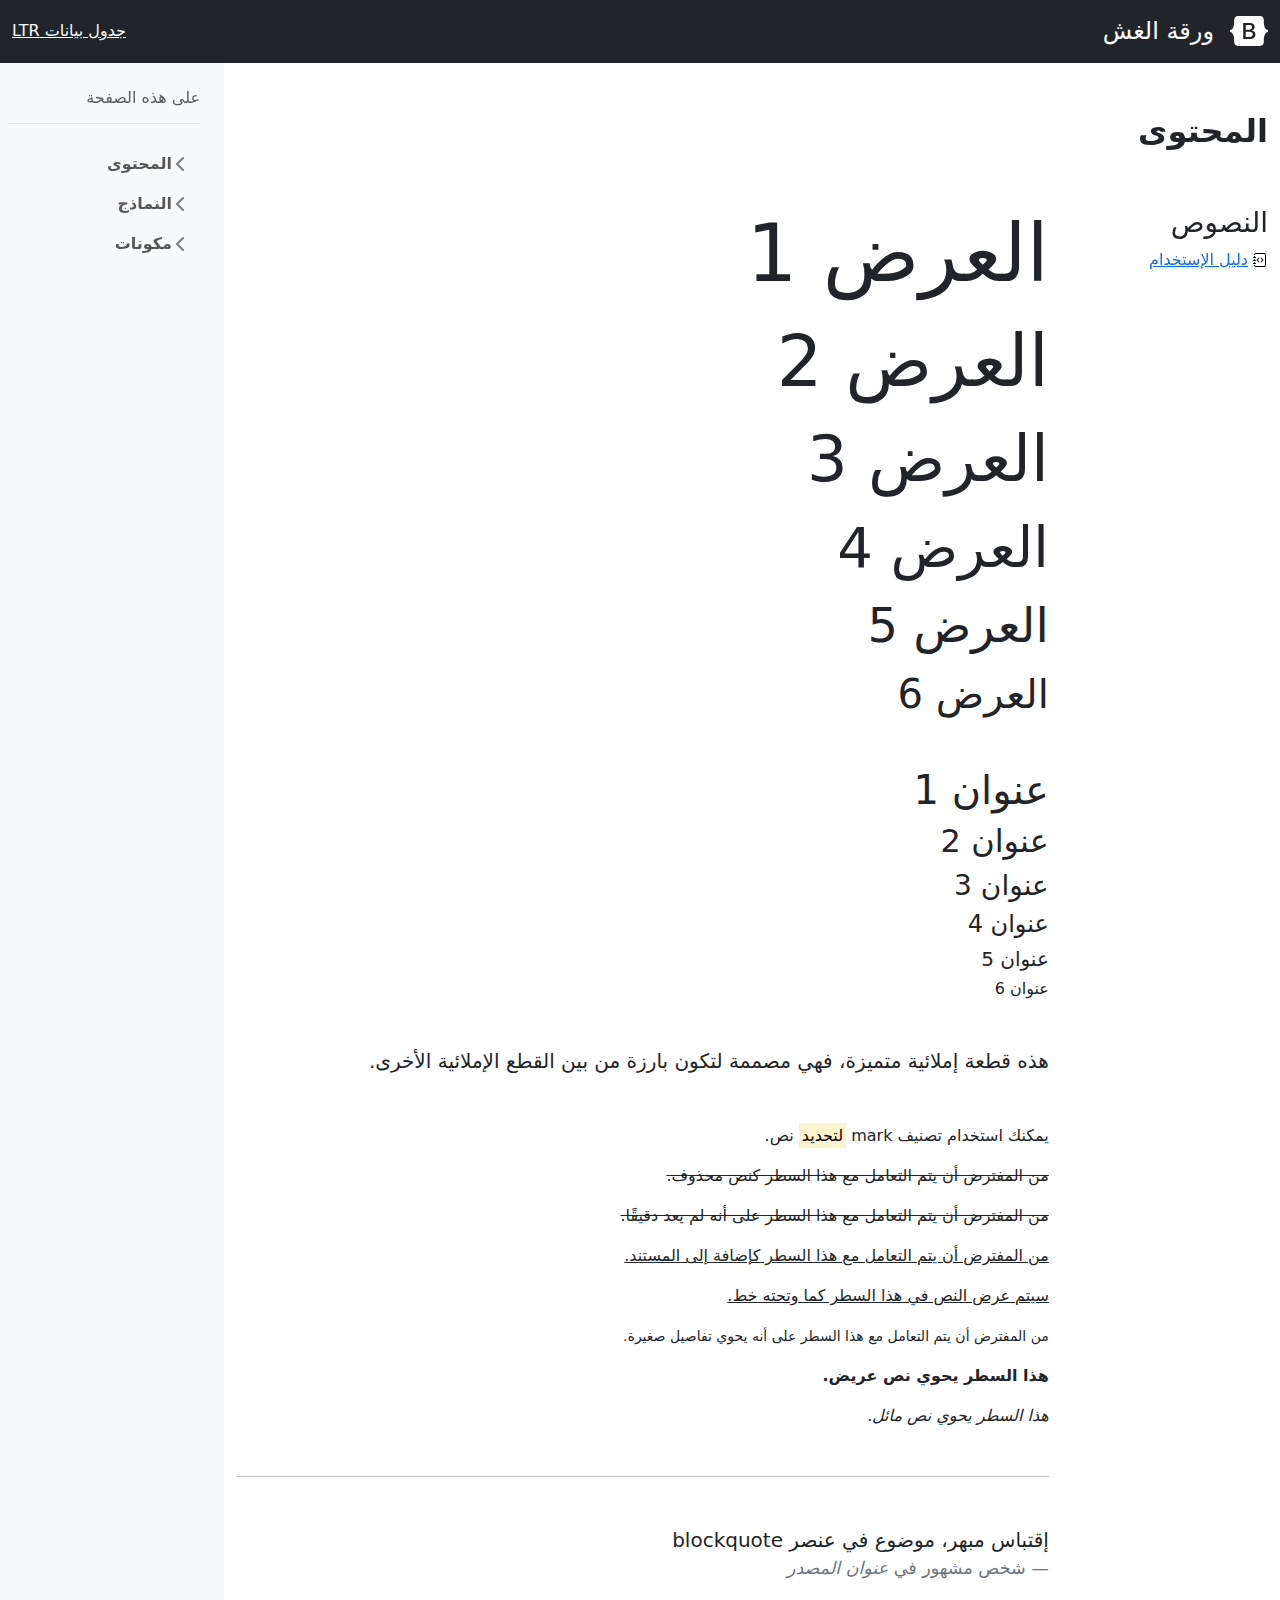
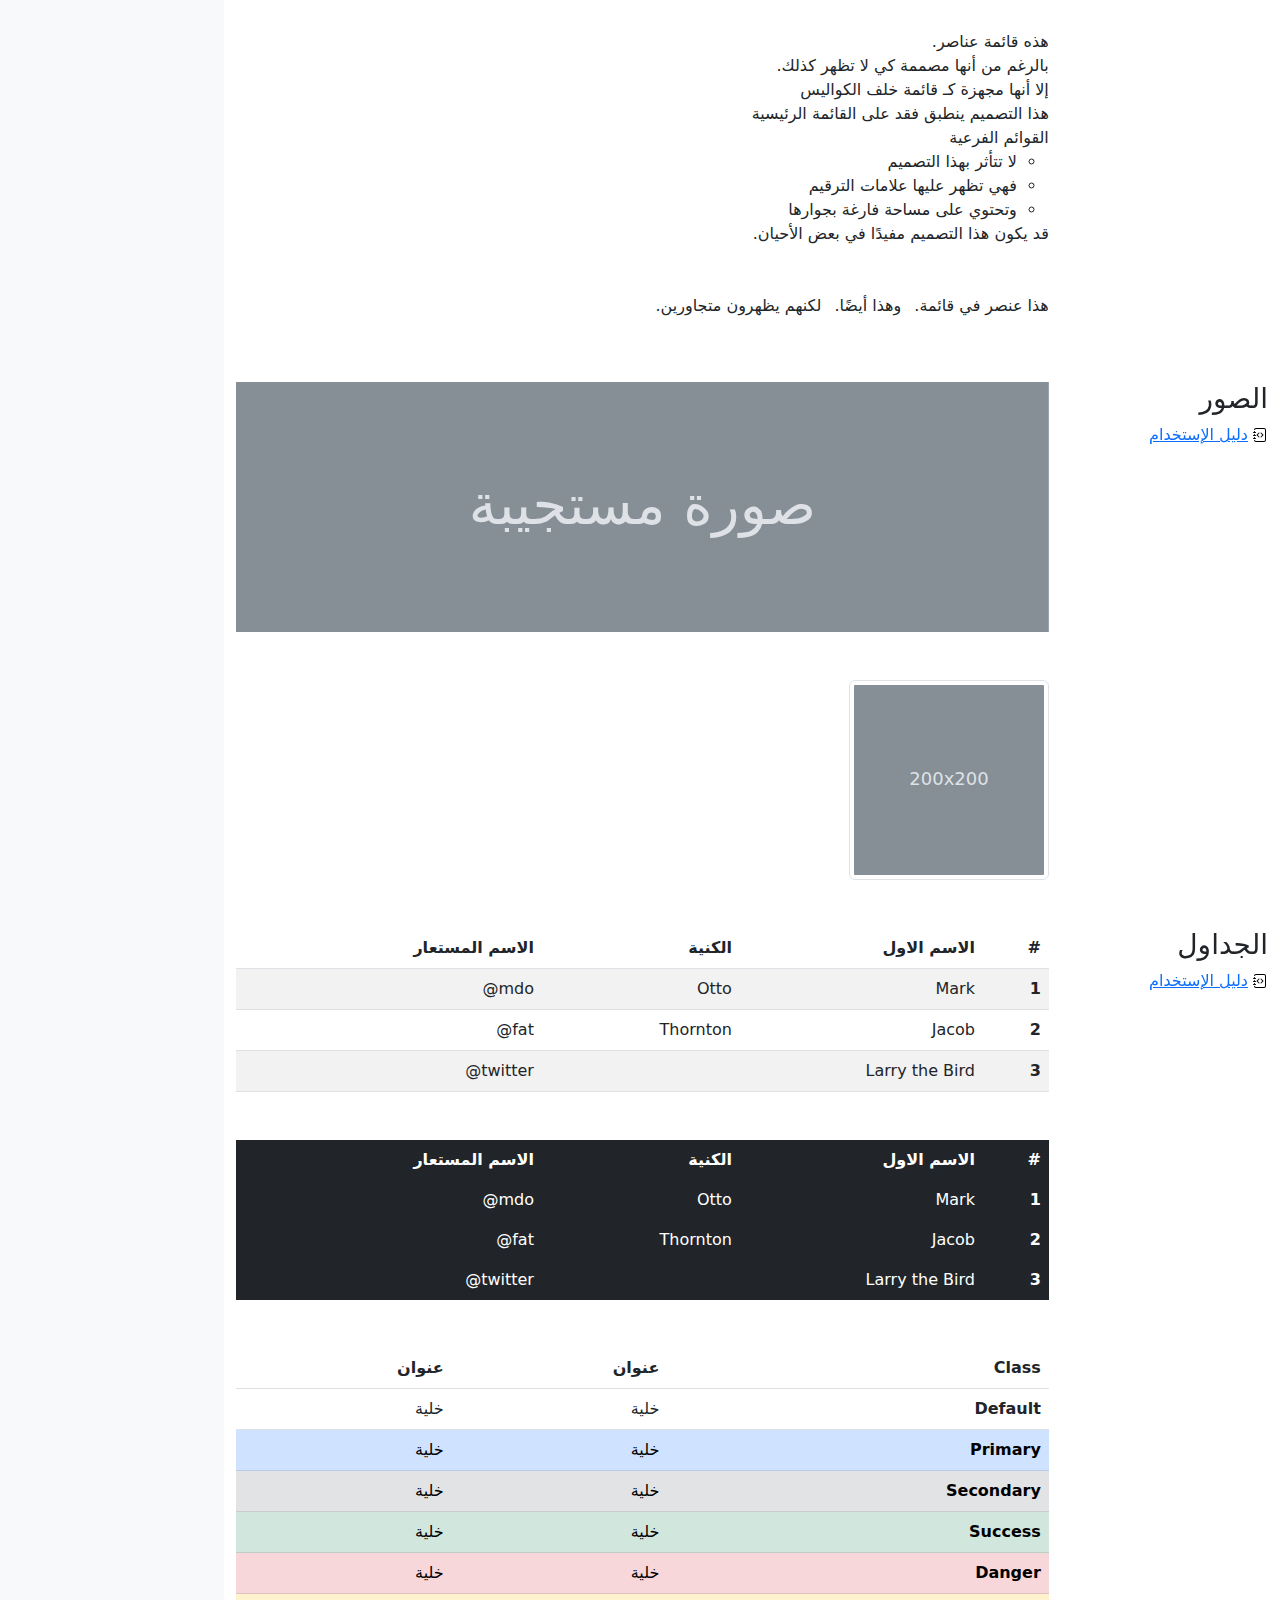
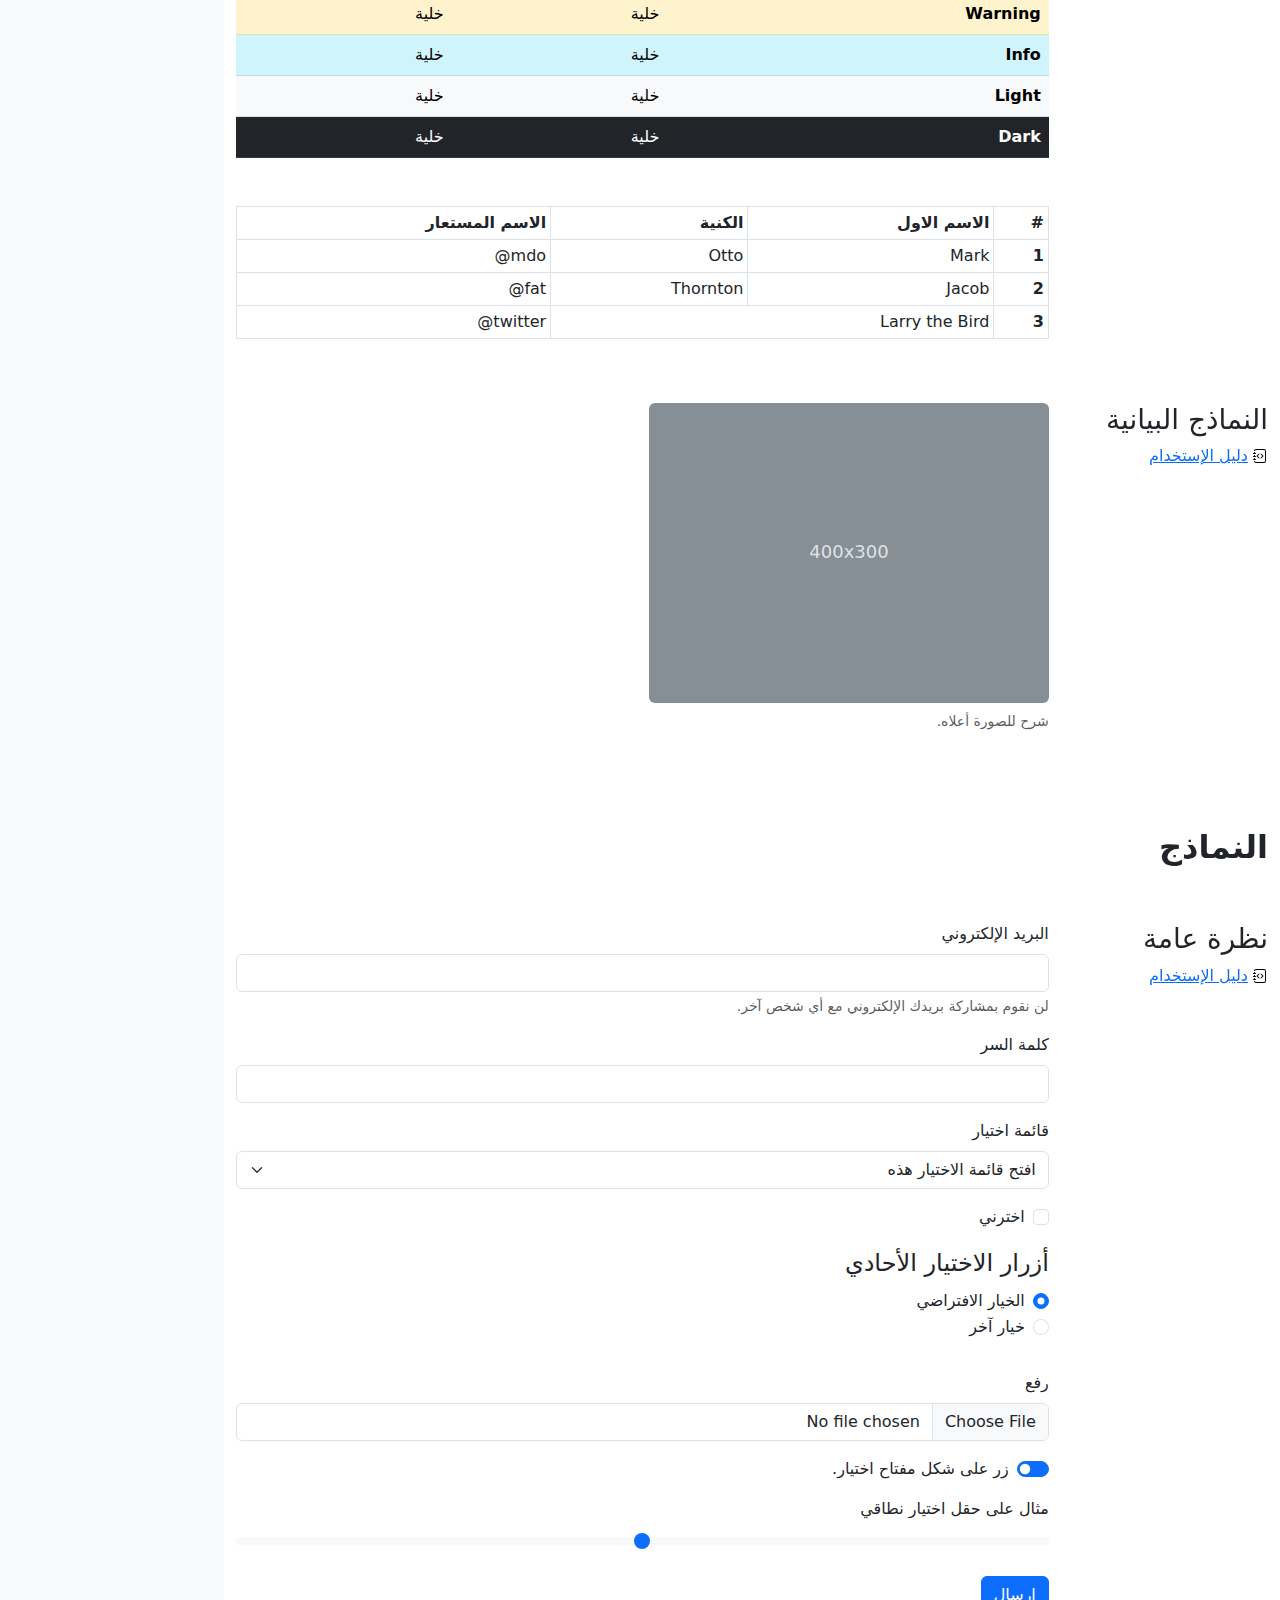
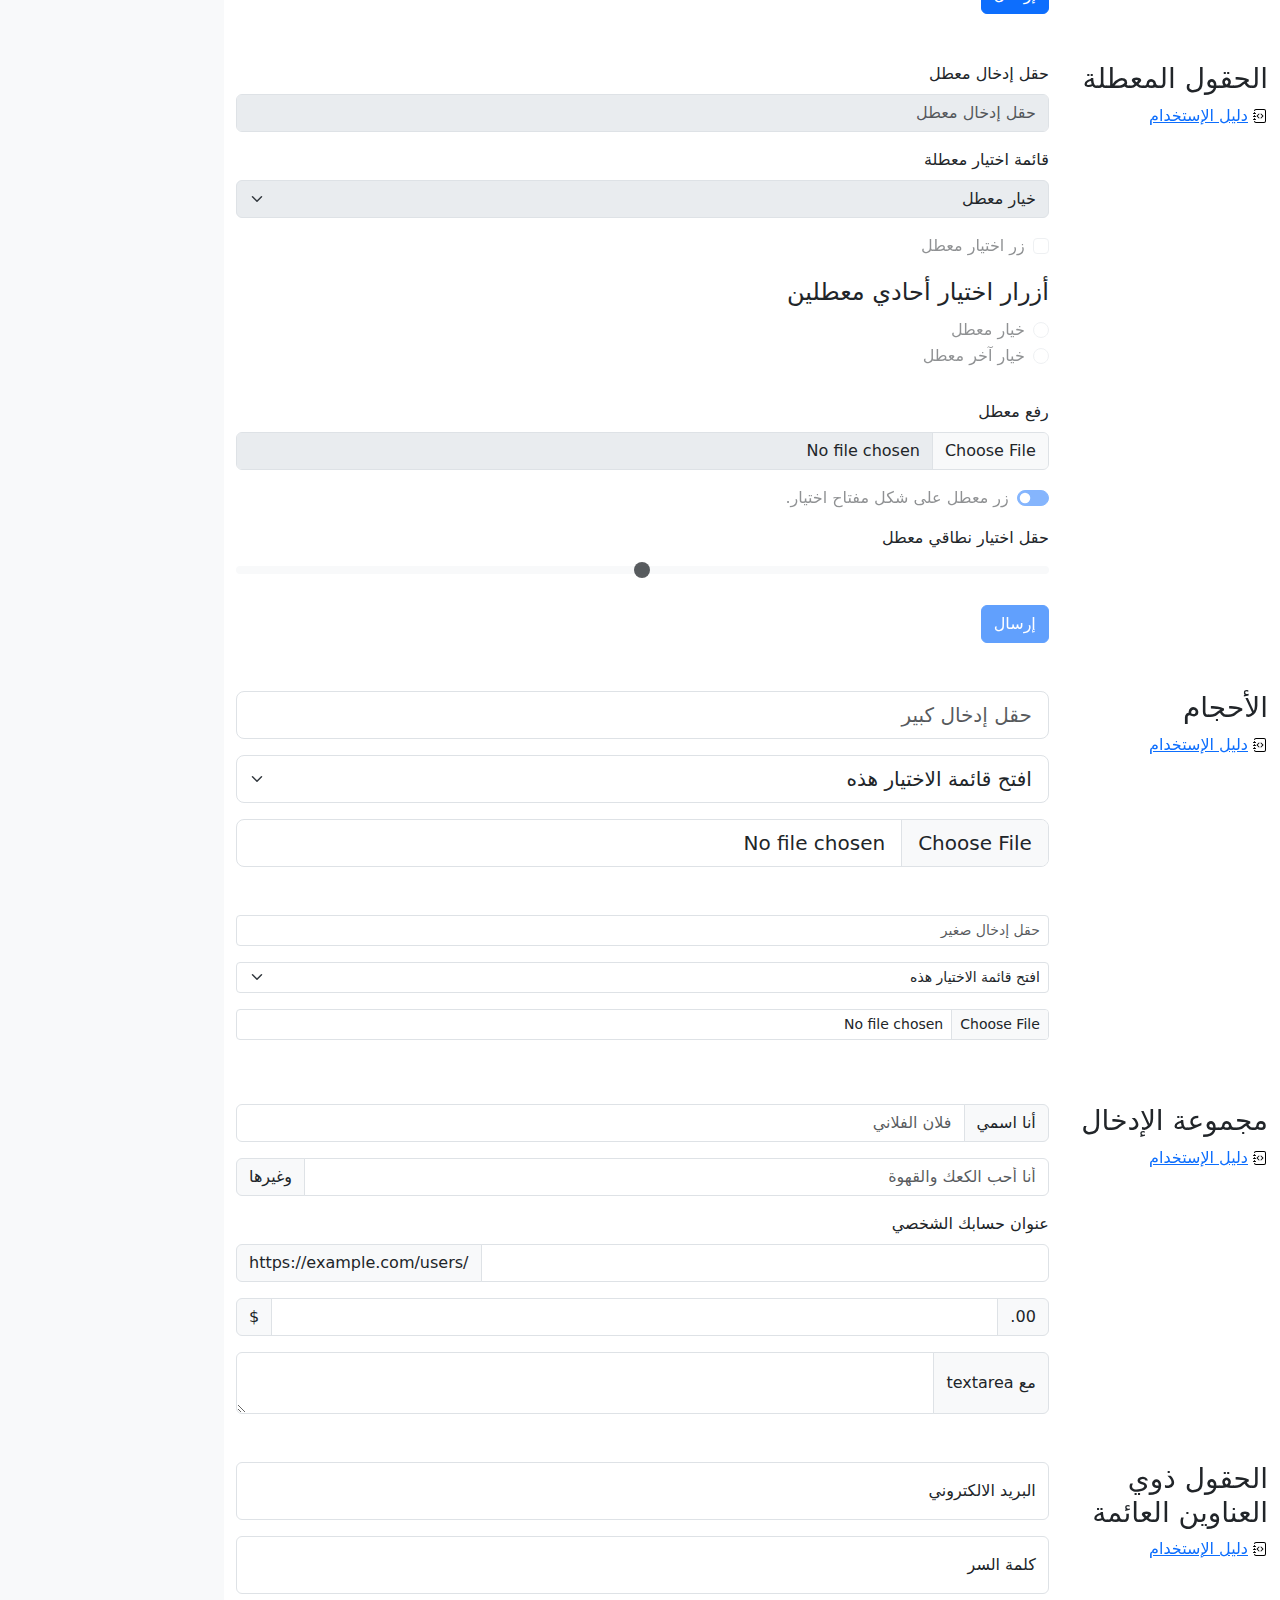
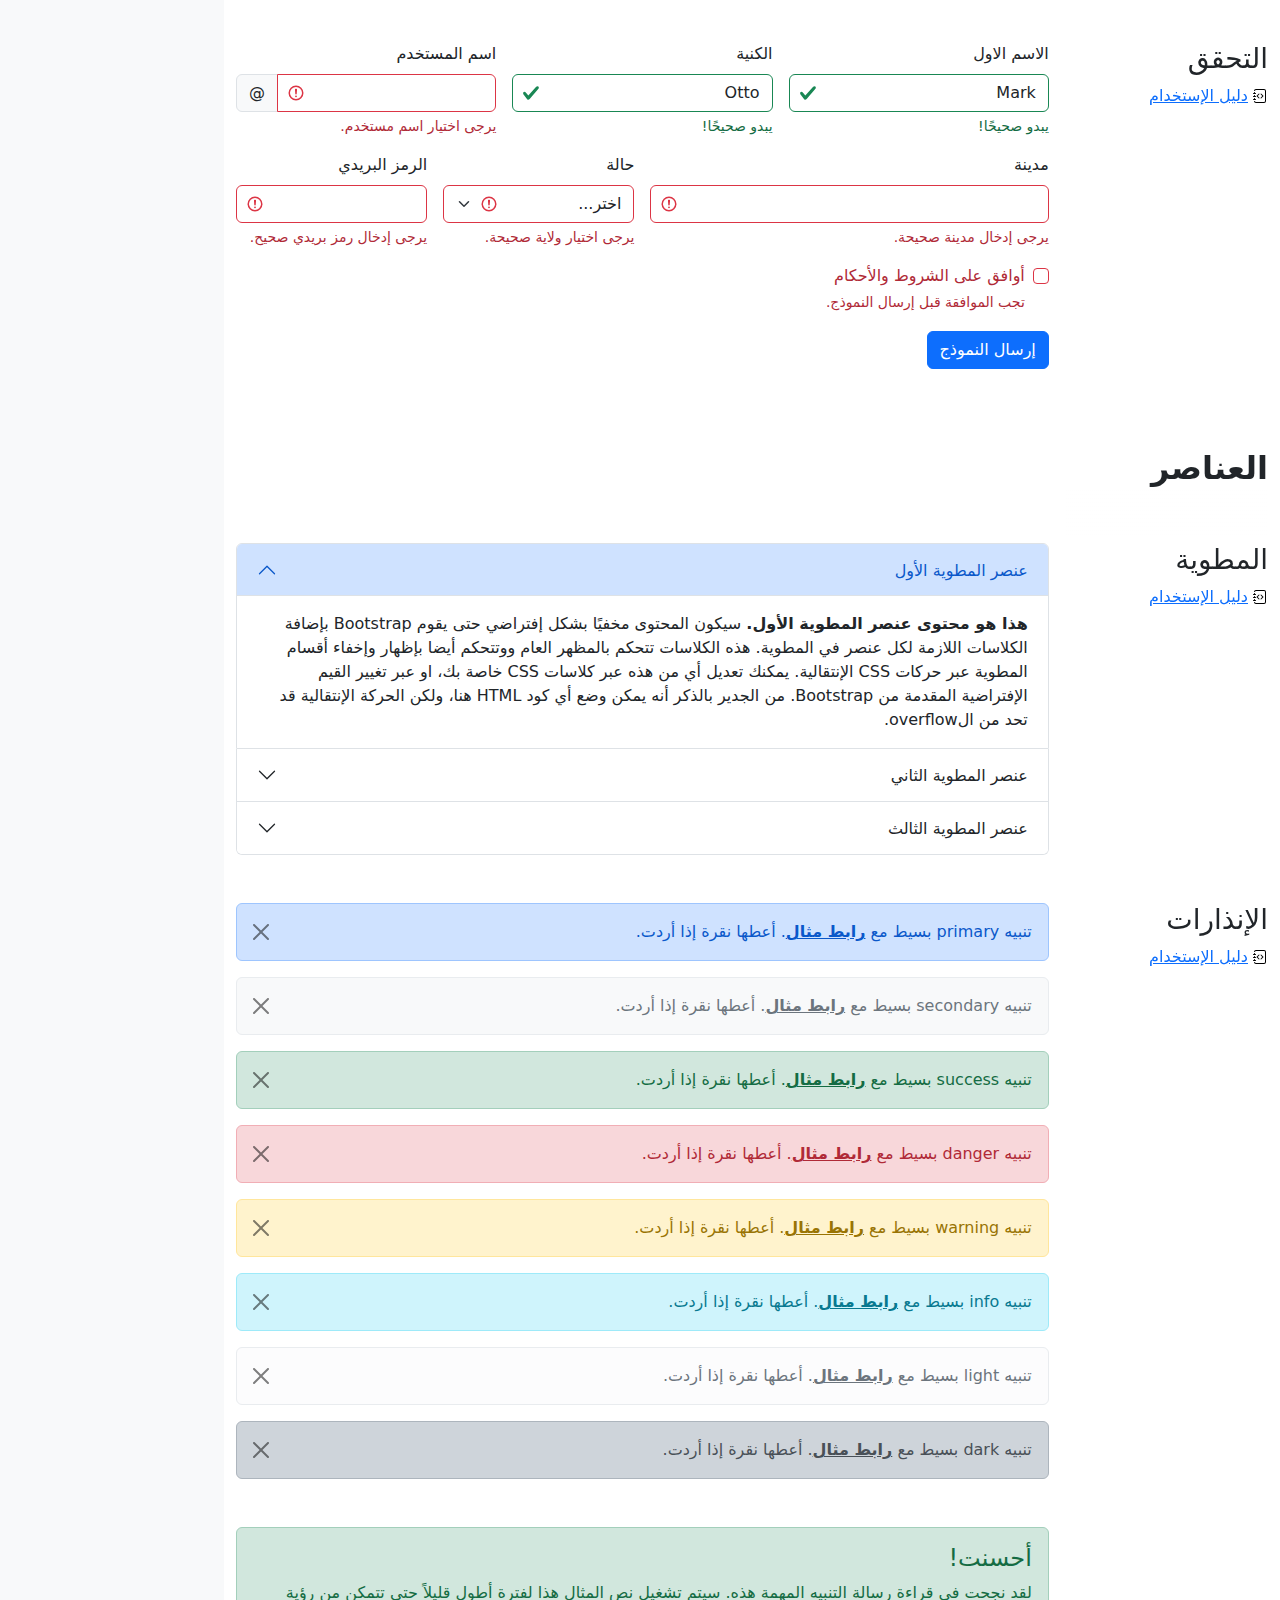
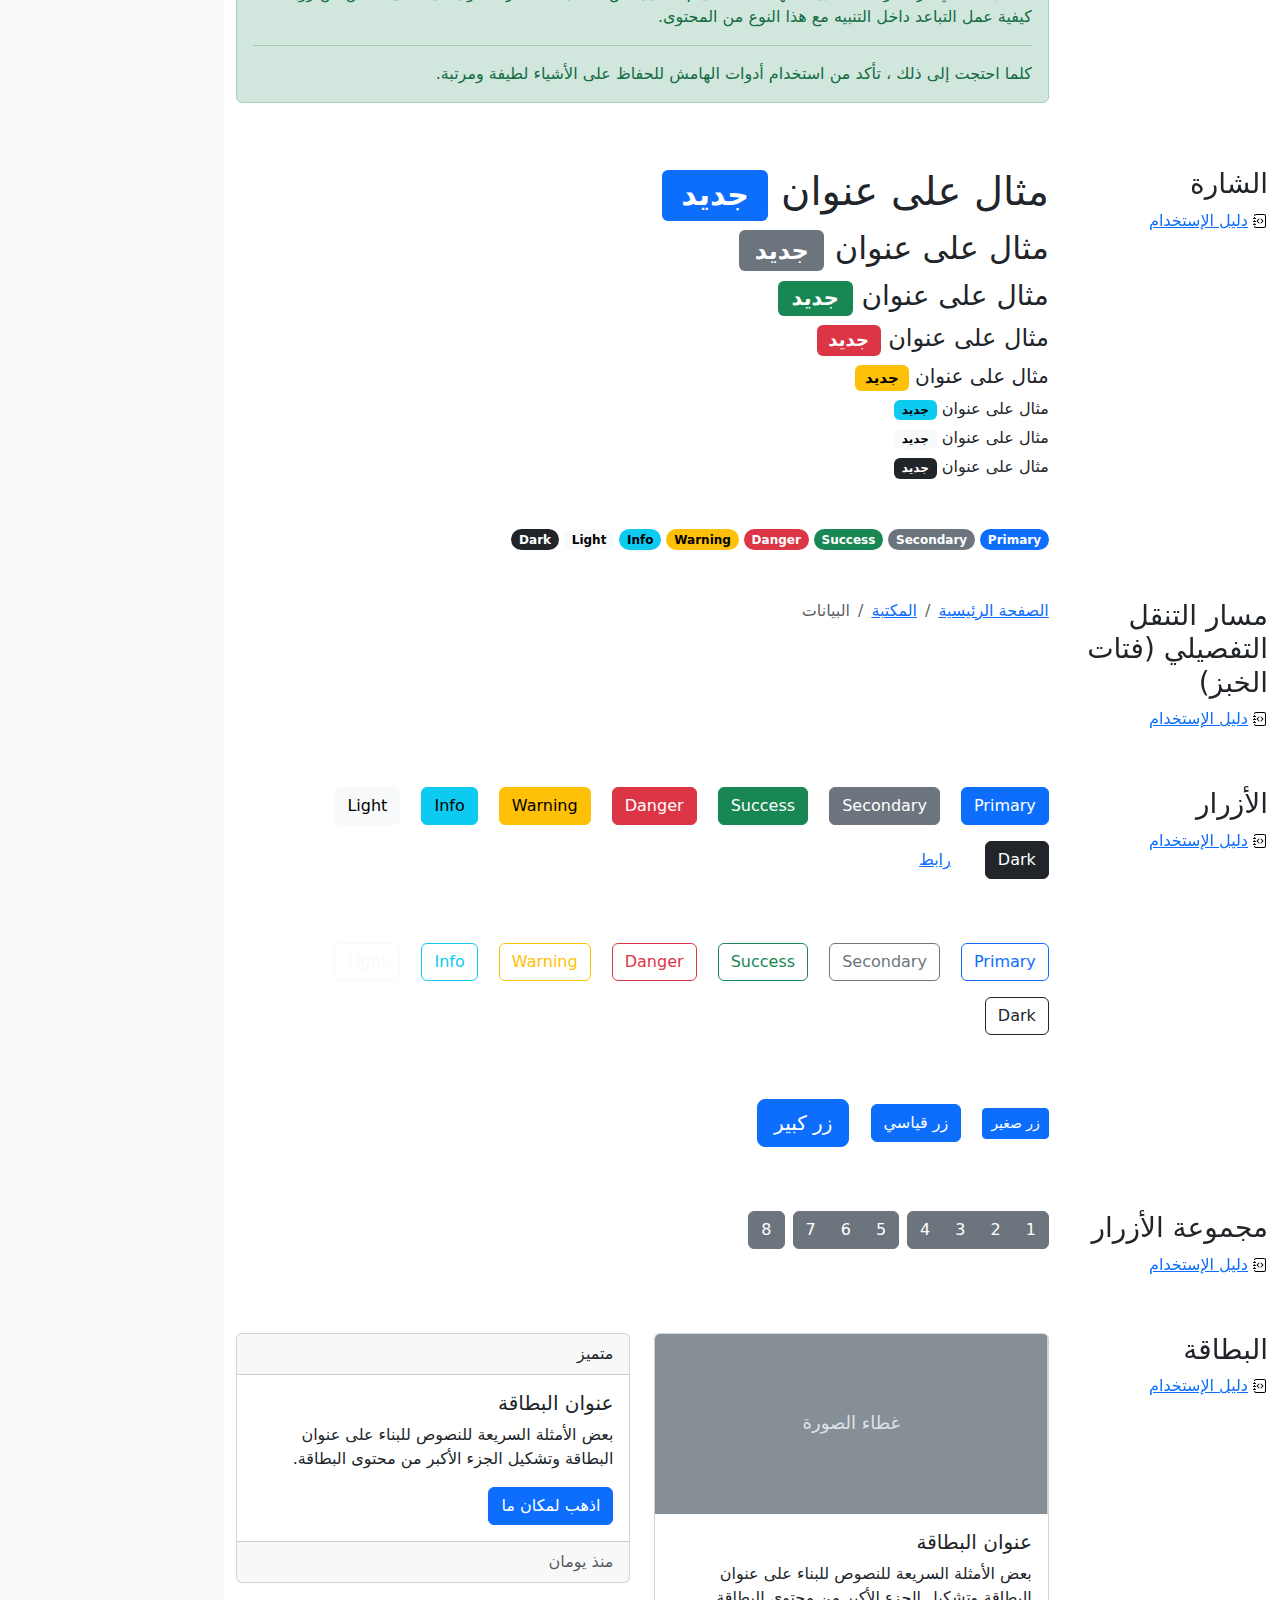
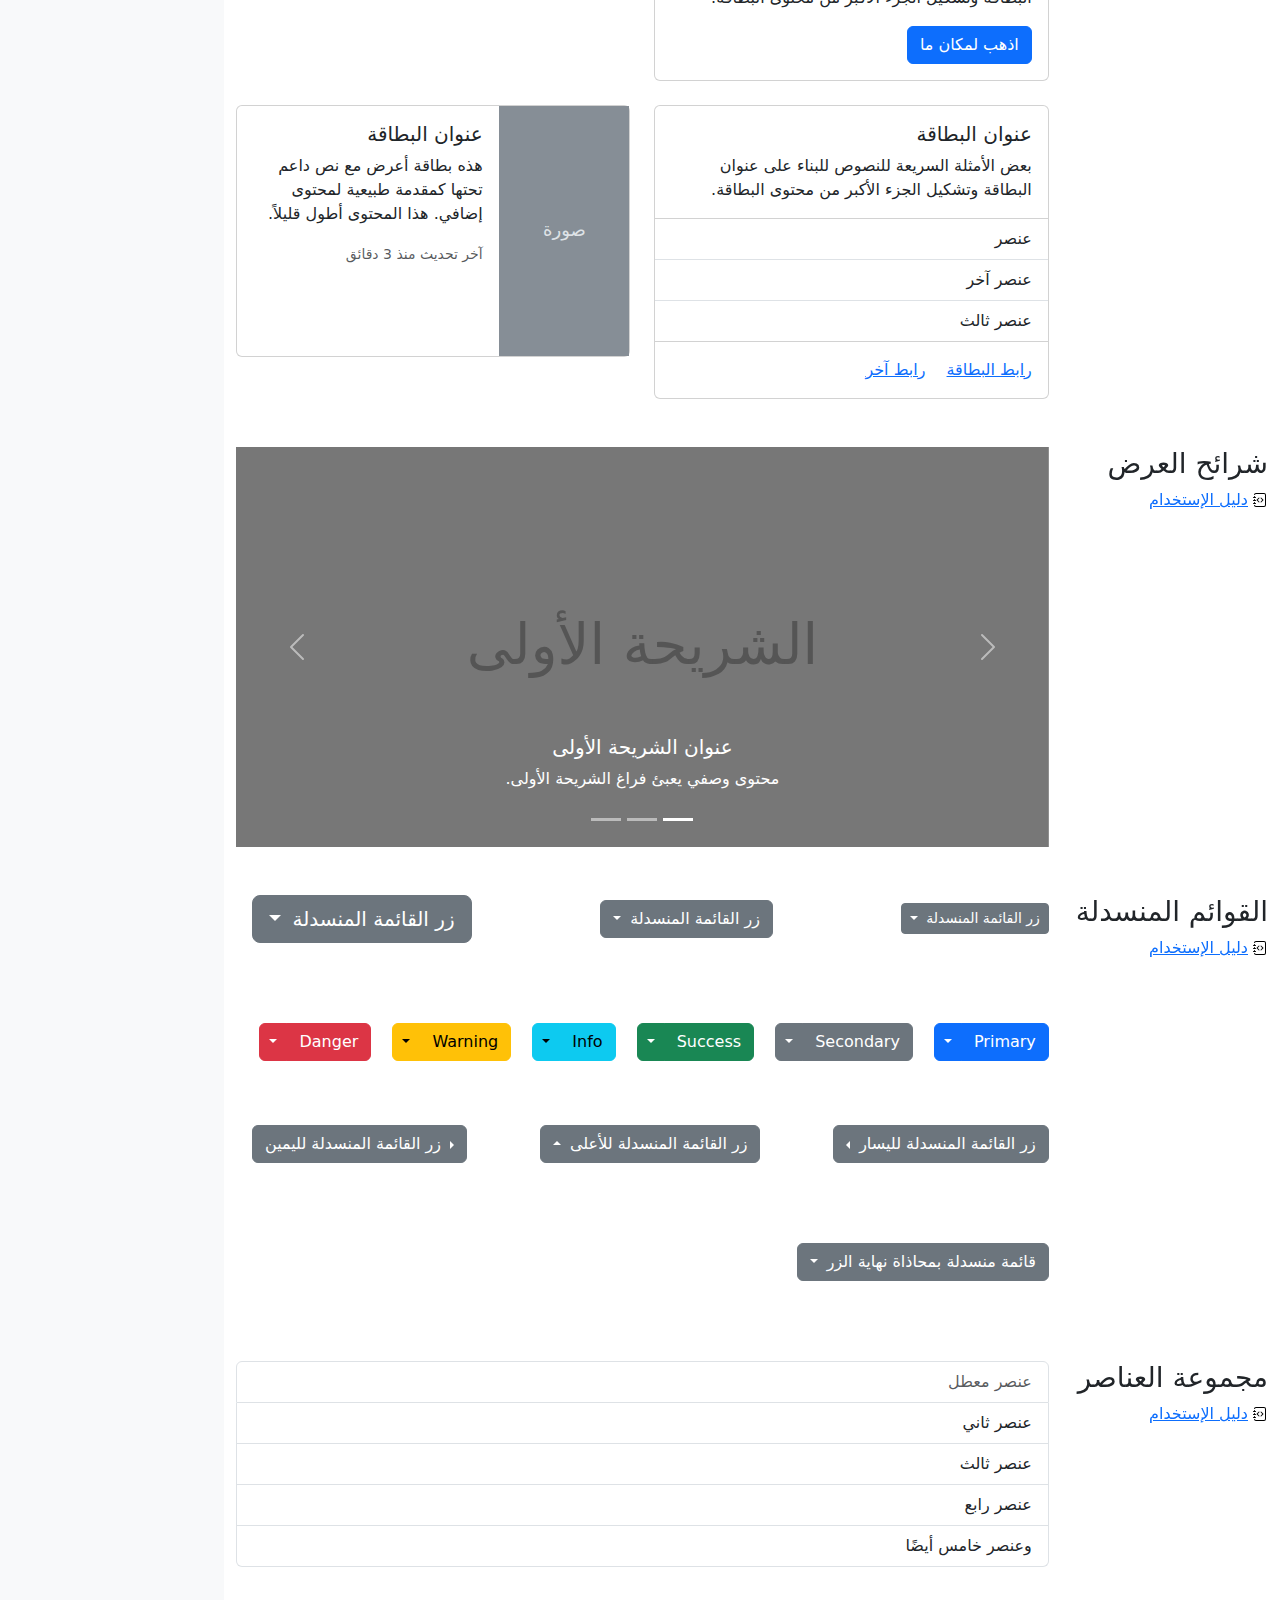
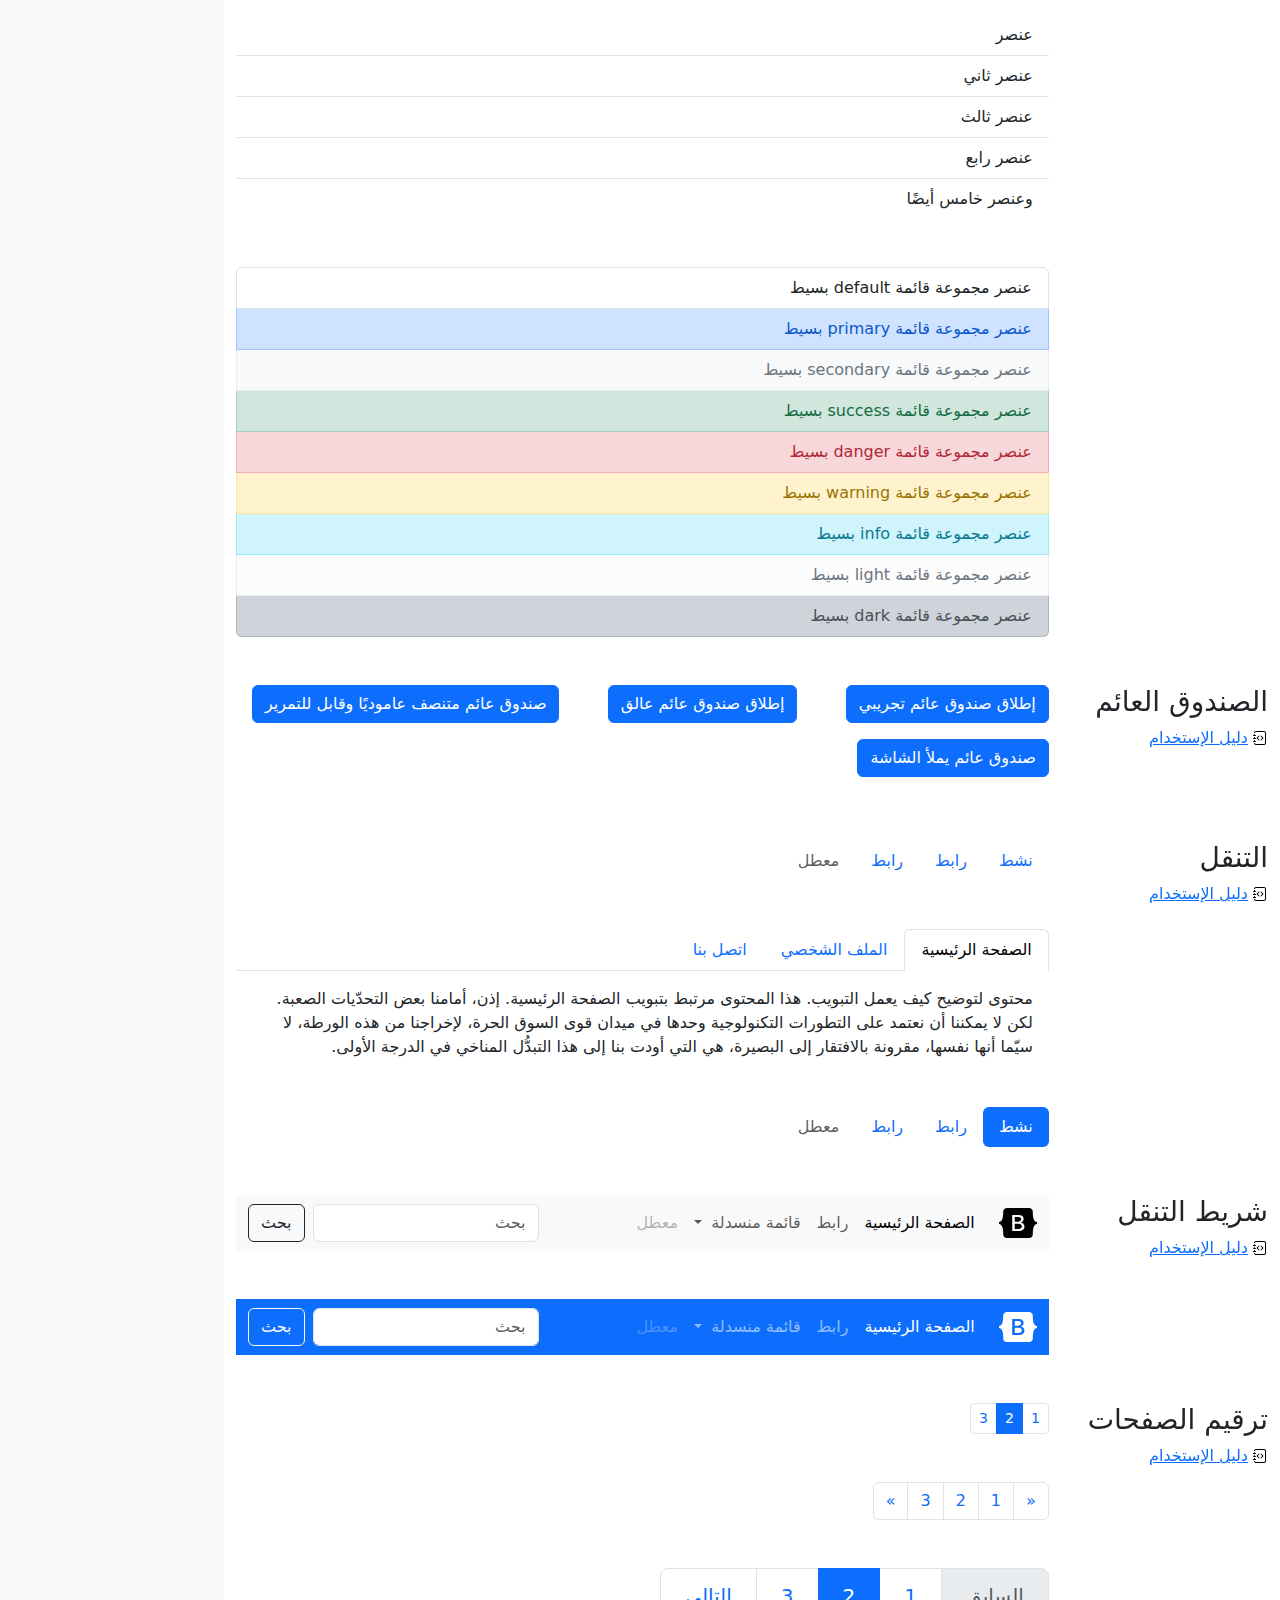
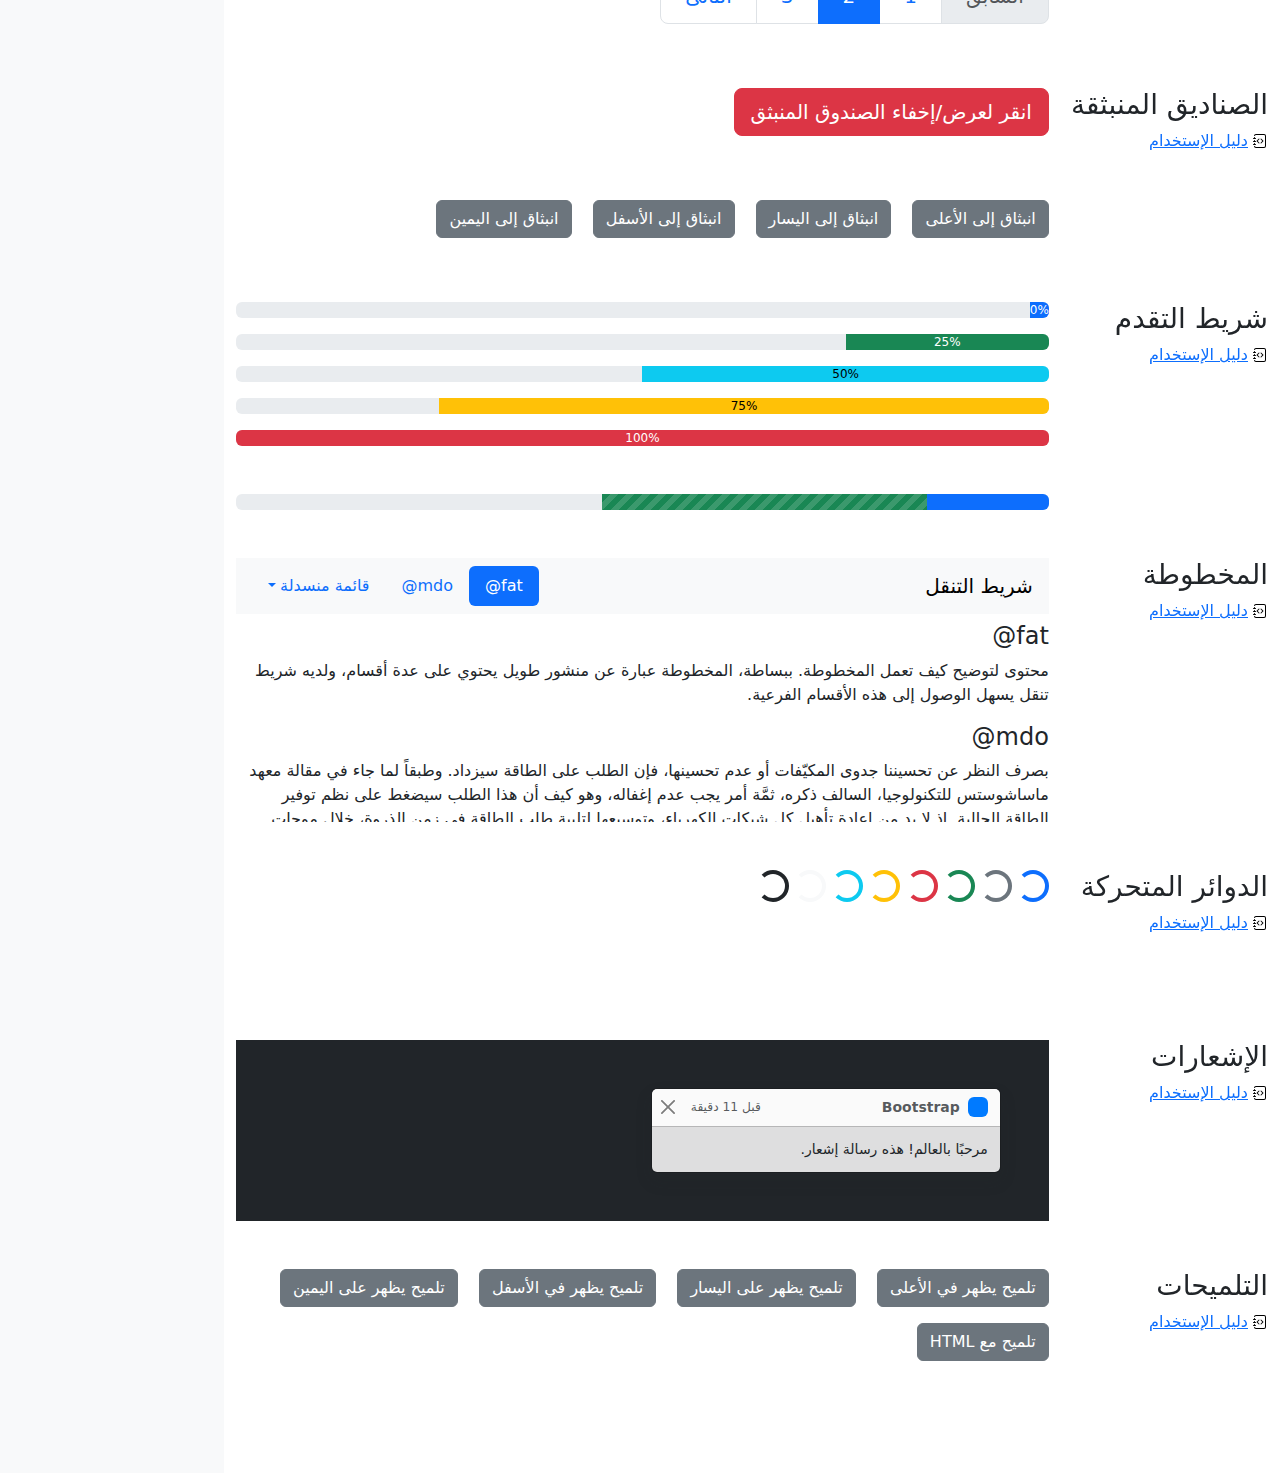
<file: bootstrap-5.3.0-alpha1-examples/cheatsheet-rtl/index.html>
<!doctype html>
<html lang="ar" dir="rtl">
  <head>
    <meta charset="utf-8">
    <meta name="viewport" content="width=device-width, initial-scale=1">
    <meta name="description" content="">
    <meta name="author" content="Mark Otto, Jacob Thornton, and Bootstrap contributors">
    <meta name="generator" content="Hugo 0.108.0">
    <title>ورقة الغش · Bootstrap v5.3</title>

    <link rel="canonical" href="https://getbootstrap.com/docs/5.3/examples/cheatsheet-rtl/">

    

    

<link href="../assets/dist/css/bootstrap.rtl.min.css" rel="stylesheet">

    <style>
      .bd-placeholder-img {
        font-size: 1.125rem;
        text-anchor: middle;
        -webkit-user-select: none;
        -moz-user-select: none;
        user-select: none;
      }

      @media (min-width: 768px) {
        .bd-placeholder-img-lg {
          font-size: 3.5rem;
        }
      }

      .b-example-divider {
        height: 3rem;
        background-color: rgba(0, 0, 0, .1);
        border: solid rgba(0, 0, 0, .15);
        border-width: 1px 0;
        box-shadow: inset 0 .5em 1.5em rgba(0, 0, 0, .1), inset 0 .125em .5em rgba(0, 0, 0, .15);
      }

      .b-example-vr {
        flex-shrink: 0;
        width: 1.5rem;
        height: 100vh;
      }

      .bi {
        vertical-align: -.125em;
        fill: currentColor;
      }

      .nav-scroller {
        position: relative;
        z-index: 2;
        height: 2.75rem;
        overflow-y: hidden;
      }

      .nav-scroller .nav {
        display: flex;
        flex-wrap: nowrap;
        padding-bottom: 1rem;
        margin-top: -1px;
        overflow-x: auto;
        text-align: center;
        white-space: nowrap;
        -webkit-overflow-scrolling: touch;
      }
    </style>

    
    <!-- Custom styles for this template -->
    <link href="../cheatsheet/cheatsheet.rtl.css" rel="stylesheet">
  </head>
  <body class="bg-light">
    
<header class="bd-header bg-dark py-3 d-flex align-items-stretch border-bottom border-dark">
  <div class="container-fluid d-flex align-items-center">
    <h1 class="d-flex align-items-center fs-4 text-white mb-0">
      <img src="../assets/brand/bootstrap-logo-white.svg" width="38" height="30" class="me-3" alt="Bootstrap">
      ورقة الغش
    </h1>
    <a href="../examples/cheatsheet/" class="ms-auto link-light" hreflang="en">جدول بيانات LTR</a>
  </div>
</header>
<aside class="bd-aside sticky-xl-top text-muted align-self-start mb-3 mb-xl-5 px-2">
  <h2 class="h6 pt-4 pb-3 mb-4 border-bottom">على هذه الصفحة</h2>
  <nav class="small" id="toc">
    <ul class="list-unstyled">
      <li class="my-2">
        <button class="btn d-inline-flex align-items-center collapsed border-0" data-bs-toggle="collapse" aria-expanded="false" data-bs-target="#contents-collapse" aria-controls="contents-collapse">المحتوى</button>
        <ul class="list-unstyled ps-3 collapse" id="contents-collapse">
          <li><a class="d-inline-flex align-items-center rounded text-decoration-none" href="#typography">النصوص</a></li>
          <li><a class="d-inline-flex align-items-center rounded text-decoration-none" href="#images">الصور</a></li>
          <li><a class="d-inline-flex align-items-center rounded text-decoration-none" href="#tables">الجداول</a></li>
          <li><a class="d-inline-flex align-items-center rounded text-decoration-none" href="#figures">النماذج البيانية</a></li>
        </ul>
      </li>
      <li class="my-2">
        <button class="btn d-inline-flex align-items-center collapsed border-0" data-bs-toggle="collapse" aria-expanded="false" data-bs-target="#forms-collapse" aria-controls="forms-collapse">النماذج</button>
        <ul class="list-unstyled ps-3 collapse" id="forms-collapse">
          <li><a class="d-inline-flex align-items-center rounded text-decoration-none" href="#overview">نظرة عامة</a></li>
          <li><a class="d-inline-flex align-items-center rounded text-decoration-none" href="#disabled-forms">الحقول المعطلة</a></li>
          <li><a class="d-inline-flex align-items-center rounded text-decoration-none" href="#sizing">الأحجام</a></li>
          <li><a class="d-inline-flex align-items-center rounded text-decoration-none" href="#input-group">مجموعة الإدخال</a></li>
          <li><a class="d-inline-flex align-items-center rounded text-decoration-none" href="#floating-labels">الحقول ذوي العناوين العائمة</a></li>
          <li><a class="d-inline-flex align-items-center rounded text-decoration-none" href="#validation">التحقق</a></li>
        </ul>
      </li>
      <li class="my-2">
        <button class="btn d-inline-flex align-items-center collapsed border-0" data-bs-toggle="collapse" aria-expanded="false" data-bs-target="#components-collapse" aria-controls="components-collapse">مكونات</button>
        <ul class="list-unstyled ps-3 collapse" id="components-collapse">
          <li><a class="d-inline-flex align-items-center rounded text-decoration-none" href="#accordion">المطوية</a></li>
          <li><a class="d-inline-flex align-items-center rounded text-decoration-none" href="#alerts">الإنذارات</a></li>
          <li><a class="d-inline-flex align-items-center rounded text-decoration-none" href="#badge">الشارة</a></li>
          <li><a class="d-inline-flex align-items-center rounded text-decoration-none" href="#breadcrumb">مسار التنقل التفصيلي</a></li>
          <li><a class="d-inline-flex align-items-center rounded text-decoration-none" href="#buttons">الأزرار</a></li>
          <li><a class="d-inline-flex align-items-center rounded text-decoration-none" href="#button-group">مجموعة الأزرار</a></li>
          <li><a class="d-inline-flex align-items-center rounded text-decoration-none" href="#card">البطاقة</a></li>
          <li><a class="d-inline-flex align-items-center rounded text-decoration-none" href="#carousel">شرائح العرض</a></li>
          <li><a class="d-inline-flex align-items-center rounded text-decoration-none" href="#dropdowns">القوائم المنسدلة</a></li>
          <li><a class="d-inline-flex align-items-center rounded text-decoration-none" href="#list-group">مجموعة العناصر</a></li>
          <li><a class="d-inline-flex align-items-center rounded text-decoration-none" href="#modal">الصندوق العائم</a></li>
          <li><a class="d-inline-flex align-items-center rounded text-decoration-none" href="#navs">التنقل</a></li>
          <li><a class="d-inline-flex align-items-center rounded text-decoration-none" href="#navbar">شريط التنقل</a></li>
          <li><a class="d-inline-flex align-items-center rounded text-decoration-none" href="#pagination">ترقيم الصفحات</a></li>
          <li><a class="d-inline-flex align-items-center rounded text-decoration-none" href="#popovers">الصناديق المنبثقة</a></li>
          <li><a class="d-inline-flex align-items-center rounded text-decoration-none" href="#progress">شريط التقدم</a></li>
          <li><a class="d-inline-flex align-items-center rounded text-decoration-none" href="#scrollspy">المخطوطة</a></li>
          <li><a class="d-inline-flex align-items-center rounded text-decoration-none" href="#spinners">الدوائر المتحركة</a></li>
          <li><a class="d-inline-flex align-items-center rounded text-decoration-none" href="#toasts">الإشعارات</a></li>
          <li><a class="d-inline-flex align-items-center rounded text-decoration-none" href="#tooltips">التلميحات</a></li>
        </ul>
      </li>
    </ul>
  </nav>
</aside>
<div class="bd-cheatsheet container-fluid bg-body">
  <section id="content">
    <h2 class="sticky-xl-top fw-bold pt-3 pt-xl-5 pb-2 pb-xl-3">المحتوى</h2>

    <article class="my-3" id="typography">
      <div class="bd-heading sticky-xl-top align-self-start mt-5 mb-3 mt-xl-0 mb-xl-2">
        <h3>النصوص</h3>
        <a class="d-flex align-items-center" hreflang="en" href="../content/typography/">دليل الإستخدام</a>
      </div>

      <div>
        <div class="bd-example-snippet bd-code-snippet"><div class="bd-example">
        <p class="display-1">العرض 1</p>
        <p class="display-2">العرض 2</p>
        <p class="display-3">العرض 3</p>
        <p class="display-4">العرض 4</p>
        <p class="display-5">العرض 5</p>
        <p class="display-6">العرض 6</p>
        </div></div>


        <div class="bd-example-snippet bd-code-snippet"><div class="bd-example">
        <p class="h1">عنوان 1</p>
        <p class="h2">عنوان 2</p>
        <p class="h3">عنوان 3</p>
        <p class="h4">عنوان 4</p>
        <p class="h5">عنوان 5</p>
        <p class="h6">عنوان 6</p>
        </div></div>


        <div class="bd-example-snippet bd-code-snippet"><div class="bd-example">
        <p class="lead">
          هذه قطعة إملائية متميزة، فهي مصممة لتكون بارزة من بين القطع الإملائية الأخرى.
        </p>
        </div></div>


        <div class="bd-example-snippet bd-code-snippet"><div class="bd-example">
        <p>يمكنك استخدام تصنيف mark <mark>لتحديد</mark> نص.</p>
        <p><del>من المفترض أن يتم التعامل مع هذا السطر كنص محذوف.</del></p>
        <p><s>من المفترض أن يتم التعامل مع هذا السطر على أنه لم يعد دقيقًا.</s></p>
        <p><ins>من المفترض أن يتم التعامل مع هذا السطر كإضافة إلى المستند.</ins></p>
        <p><u>سيتم عرض النص في هذا السطر كما وتحته خط.</u></p>
        <p><small>من المفترض أن يتم التعامل مع هذا السطر على أنه يحوي تفاصيل صغيرة.</small></p>
        <p><strong>هذا السطر يحوي نص عريض.</strong></p>
        <p><em>هذا السطر يحوي نص مائل.</em></p>
        </div></div>


        <div class="bd-example-snippet bd-code-snippet"><div class="bd-example">
        <hr>
        </div></div>


        <div class="bd-example-snippet bd-code-snippet"><div class="bd-example">
        <blockquote class="blockquote">
          <p>إقتباس مبهر، موضوع في عنصر blockquote</p>
          <footer class="blockquote-footer">شخص مشهور في <cite title= "عنوان المصدر"> عنوان المصدر </cite></footer>
        </blockquote>
        </div></div>


        <div class="bd-example-snippet bd-code-snippet"><div class="bd-example">
        <ul class="list-unstyled">
          <li>هذه قائمة عناصر.</li>
          <li>بالرغم من أنها مصممة كي لا تظهر كذلك.</li>
          <li>إلا أنها مجهزة كـ قائمة خلف الكواليس</li>
          <li>هذا التصميم ينطبق فقد على القائمة الرئيسية</li>
          <li>القوائم الفرعية
            <ul>
              <li>لا تتأثر بهذا التصميم</li>
              <li>فهي تظهر عليها علامات الترقيم</li>
              <li>وتحتوي على مساحة فارغة بجوارها</li>
            </ul>
          </li>
          <li>قد يكون هذا التصميم مفيدًا في بعض الأحيان.</li>
        </ul>
        </div></div>


        <div class="bd-example-snippet bd-code-snippet"><div class="bd-example">
        <ul class="list-inline">
          <li class="list-inline-item">هذا عنصر في قائمة.</li>
          <li class="list-inline-item">وهذا أيضًا.</li>
          <li class="list-inline-item">لكنهم يظهرون متجاورين.</li>
        </ul>
        </div></div>

      </div>
    </article>
    <article class="my-3" id="images">
      <div class="bd-heading sticky-xl-top align-self-start mt-5 mb-3 mt-xl-0 mb-xl-2">
        <h3>الصور</h3>
        <a class="d-flex align-items-center" hreflang="en" href="../content/images/">دليل الإستخدام</a>
      </div>

      <div>
        <div class="bd-example-snippet bd-code-snippet"><div class="bd-example">
        <svg class="bd-placeholder-img bd-placeholder-img-lg img-fluid" width="100%" height="250" xmlns="http://www.w3.org/2000/svg" role="img" aria-label="Placeholder: صورة مستجيبة" preserveAspectRatio="xMidYMid slice" focusable="false"><title>Placeholder</title><rect width="100%" height="100%" fill="#868e96"/><text x="50%" y="50%" fill="#dee2e6" dy=".3em">صورة مستجيبة</text></svg>
        </div></div>


        <div class="bd-example-snippet bd-code-snippet"><div class="bd-example">
        <svg class="bd-placeholder-img img-thumbnail" width="200" height="200" xmlns="http://www.w3.org/2000/svg" role="img" aria-label="صورة عنصر نائب مربع عام مع حدود بيضاء حولها ، مما يجعلها تشبه صورة تم التقاطها بكاميرا فورية قديمة: 200x200" preserveAspectRatio="xMidYMid slice" focusable="false"><title>صورة عنصر نائب مربع عام مع حدود بيضاء حولها ، مما يجعلها تشبه صورة تم التقاطها بكاميرا فورية قديمة</title><rect width="100%" height="100%" fill="#868e96"/><text x="50%" y="50%" fill="#dee2e6" dy=".3em">200x200</text></svg>
        </div></div>

      </div>
    </article>
    <article class="my-3" id="tables">
      <div class="bd-heading sticky-xl-top align-self-start mt-5 mb-3 mt-xl-0 mb-xl-2">
        <h3>الجداول</h3>
        <a class="d-flex align-items-center" hreflang="en" href="../content/tables/">دليل الإستخدام</a>
      </div>

      <div>
        <div class="bd-example-snippet bd-code-snippet"><div class="bd-example">
        <table class="table table-striped">
          <thead>
          <tr>
            <th scope="col">#</th>
            <th scope="col">الاسم الاول</th>
            <th scope="col">الكنية</th>
            <th scope="col">الاسم المستعار</th>
          </tr>
          </thead>
          <tbody>
          <tr>
            <th scope="row">1</th>
            <td>Mark</td>
            <td>Otto</td>
            <td><bdo lang="en" dir="ltr">@mdo</bdo></td>
          </tr>
          <tr>
            <th scope="row">2</th>
            <td>Jacob</td>
            <td>Thornton</td>
            <td><bdo lang="en" dir="ltr">@fat</bdo></td>
          </tr>
          <tr>
            <th scope="row">3</th>
            <td colspan="2">Larry the Bird</td>
            <td><bdo lang="en" dir="ltr">@twitter</bdo></td>
          </tr>
          </tbody>
        </table>
        </div></div>


        <div class="bd-example-snippet bd-code-snippet"><div class="bd-example">
        <table class="table table-dark table-borderless">
          <thead>
          <tr>
            <th scope="col">#</th>
            <th scope="col">الاسم الاول</th>
            <th scope="col">الكنية</th>
            <th scope="col">الاسم المستعار</th>
          </tr>
          </thead>
          <tbody>
          <tr>
            <th scope="row">1</th>
            <td>Mark</td>
            <td>Otto</td>
            <td><bdo lang="en" dir="ltr">@mdo</bdo></td>
          </tr>
          <tr>
            <th scope="row">2</th>
            <td>Jacob</td>
            <td>Thornton</td>
            <td><bdo lang="en" dir="ltr">@fat</bdo></td>
          </tr>
          <tr>
            <th scope="row">3</th>
            <td colspan="2">Larry the Bird</td>
            <td><bdo lang="en" dir="ltr">@twitter</bdo></td>
          </tr>
          </tbody>
        </table>
        </div></div>


        <div class="bd-example-snippet bd-code-snippet"><div class="bd-example">
        <table class="table table-hover">
          <thead>
          <tr>
            <th scope="col">Class</th>
            <th scope="col">عنوان</th>
            <th scope="col">عنوان</th>
          </tr>
          </thead>
          <tbody>
          <tr>
            <th scope="row">Default</th>
            <td>خلية</td>
            <td>خلية</td>
          </tr>
          
          <tr class="table-primary">
            <th scope="row">Primary</th>
            <td>خلية</td>
            <td>خلية</td>
          </tr>
          <tr class="table-secondary">
            <th scope="row">Secondary</th>
            <td>خلية</td>
            <td>خلية</td>
          </tr>
          <tr class="table-success">
            <th scope="row">Success</th>
            <td>خلية</td>
            <td>خلية</td>
          </tr>
          <tr class="table-danger">
            <th scope="row">Danger</th>
            <td>خلية</td>
            <td>خلية</td>
          </tr>
          <tr class="table-warning">
            <th scope="row">Warning</th>
            <td>خلية</td>
            <td>خلية</td>
          </tr>
          <tr class="table-info">
            <th scope="row">Info</th>
            <td>خلية</td>
            <td>خلية</td>
          </tr>
          <tr class="table-light">
            <th scope="row">Light</th>
            <td>خلية</td>
            <td>خلية</td>
          </tr>
          <tr class="table-dark">
            <th scope="row">Dark</th>
            <td>خلية</td>
            <td>خلية</td>
          </tr>
          </tbody>
        </table>
        </div></div>


        <div class="bd-example-snippet bd-code-snippet"><div class="bd-example">
        <table class="table table-sm table-bordered">
          <thead>
          <tr>
            <th scope="col">#</th>
            <th scope="col">الاسم الاول</th>
            <th scope="col">الكنية</th>
            <th scope="col">الاسم المستعار</th>
          </tr>
          </thead>
          <tbody>
          <tr>
            <th scope="row">1</th>
            <td>Mark</td>
            <td>Otto</td>
            <td><bdo lang="en" dir="ltr">@mdo</bdo></td>
          </tr>
          <tr>
            <th scope="row">2</th>
            <td>Jacob</td>
            <td>Thornton</td>
            <td><bdo lang="en" dir="ltr">@fat</bdo></td>
          </tr>
          <tr>
            <th scope="row">3</th>
            <td colspan="2">Larry the Bird</td>
            <td><bdo lang="en" dir="ltr">@twitter</bdo></td>
          </tr>
          </tbody>
        </table>
        </div></div>

      </div>
    </article>
    <article class="my-3" id="figures">
      <div class="bd-heading sticky-xl-top align-self-start mt-5 mb-3 mt-xl-0 mb-xl-2">
        <h3>النماذج البيانية</h3>
        <a class="d-flex align-items-center" hreflang="en" href="../content/figures/">دليل الإستخدام</a>
      </div>

      <div>
        <div class="bd-example-snippet bd-code-snippet"><div class="bd-example">
        <figure class="figure">
          <svg class="bd-placeholder-img figure-img img-fluid rounded" width="400" height="300" xmlns="http://www.w3.org/2000/svg" role="img" aria-label="Placeholder: 400x300" preserveAspectRatio="xMidYMid slice" focusable="false"><title>Placeholder</title><rect width="100%" height="100%" fill="#868e96"/><text x="50%" y="50%" fill="#dee2e6" dy=".3em">400x300</text></svg>
          <figcaption class="figure-caption">شرح للصورة أعلاه.</figcaption>
        </figure>
        </div></div>

      </div>
    </article>
  </section>

  <section id="forms">
    <h2 class="sticky-xl-top fw-bold pt-3 pt-xl-5 pb-2 pb-xl-3">النماذج</h2>

    <article class="my-3" id="overview">
      <div class="bd-heading sticky-xl-top align-self-start mt-5 mb-3 mt-xl-0 mb-xl-2">
        <h3>نظرة عامة</h3>
        <a class="d-flex align-items-center" hreflang="en" href="../forms/overview/">دليل الإستخدام</a>
      </div>

      <div>
        <div class="bd-example-snippet bd-code-snippet"><div class="bd-example">
        <form>
          <div class="mb-3">
            <label for="exampleInputEmail1" class="form-label">البريد الإلكتروني</label>
            <input type="email" class="form-control" id="exampleInputEmail1" aria-describedby="emailHelp">
            <div id="emailHelp" class="form-text">لن نقوم بمشاركة بريدك الإلكتروني مع أي شخص آخر.</div>
          </div>
          <div class="mb-3">
            <label for="exampleInputPassword1" class="form-label">كلمة السر</label>
            <input type="password" class="form-control" id="exampleInputPassword1">
          </div>
          <div class="mb-3">
            <label for="exampleSelect" class="form-label">قائمة اختيار</label>
            <select class="form-select" id="exampleSelect">
              <option selected>افتح قائمة الاختيار هذه</option>
              <option value="1">واحد</option>
              <option value="2">اثنان</option>
              <option value="3">ثلاثة</option>
            </select>
          </div>
          <div class="mb-3 form-check">
            <input type="checkbox" class="form-check-input" id="exampleCheck1">
            <label class="form-check-label" for="exampleCheck1">اخترني</label>
          </div>
          <fieldset class="mb-3">
            <legend>أزرار الاختيار الأحادي</legend>
            <div class="form-check">
              <input type="radio" name="radios" class="form-check-input" id="exampleRadio1" checked>
              <label class="form-check-label" for="exampleRadio1">الخيار الافتراضي</label>
            </div>
            <div class="mb-3 form-check">
              <input type="radio" name="radios" class="form-check-input" id="exampleRadio2">
              <label class="form-check-label" for="exampleRadio2">خيار آخر</label>
            </div>
          </fieldset>
          <div class="mb-3">
            <label class="form-label" for="customFile">رفع</label>
            <input type="file" class="form-control" id="customFile">
          </div>
          <div class="mb-3 form-check form-switch">
            <input class="form-check-input" type="checkbox" role="switch" id="flexSwitchCheckChecked" checked>
            <label class="form-check-label" for="flexSwitchCheckChecked">زر على شكل مفتاح اختيار.</label>
          </div>
          <div class="mb-3">
            <label for="customRange3" class="form-label">مثال على حقل اختيار نطاقي</label>
            <input type="range" class="form-range" min="0" max="5" step="0.5" id="customRange3">
          </div>
          <button type="submit" class="btn btn-primary">إرسال</button>
        </form>
        </div></div>

      </div>
    </article>
    <article class="my-3" id="disabled-forms">
      <div class="bd-heading sticky-xl-top align-self-start mt-5 mb-3 mt-xl-0 mb-xl-2">
        <h3>الحقول المعطلة</h3>
        <a class="d-flex align-items-center" hreflang="en" href="../forms/overview/#disabled-forms">دليل الإستخدام</a>
      </div>

      <div>
        <div class="bd-example-snippet bd-code-snippet"><div class="bd-example">
        <form>
          <fieldset disabled aria-label="مثال على مجموعة الحقول المعطلة">
            <div class="mb-3">
              <label for="disabledTextInput" class="form-label">حقل إدخال معطل</label>
              <input type="text" id="disabledTextInput" class="form-control" placeholder="حقل إدخال معطل">
            </div>
            <div class="mb-3">
              <label for="disabledSelect" class="form-label">قائمة اختيار معطلة</label>
              <select id="disabledSelect" class="form-select">
                <option>خيار معطل</option>
              </select>
            </div>
            <div class="mb-3">
              <div class="form-check">
                <input class="form-check-input" type="checkbox" id="disabledFieldsetCheck" disabled>
                <label class="form-check-label" for="disabledFieldsetCheck">
                  زر اختيار معطل
                </label>
              </div>
            </div>
            <fieldset class="mb-3">
              <legend>أزرار اختيار أحادي معطلين</legend>
              <div class="form-check">
                <input type="radio" name="radios" class="form-check-input" id="disabledRadio1" disabled>
                <label class="form-check-label" for="disabledRadio1">خيار معطل</label>
              </div>
              <div class="mb-3 form-check">
                <input type="radio" name="radios" class="form-check-input" id="disabledRadio2" disabled>
                <label class="form-check-label" for="disabledRadio2">خيار آخر معطل</label>
              </div>
            </fieldset>
            <div class="mb-3">
              <label class="form-label" for="disabledCustomFile">رفع معطل</label>
              <input type="file" class="form-control" id="disabledCustomFile" disabled>
            </div>
            <div class="mb-3 form-check form-switch">
              <input class="form-check-input" type="checkbox" role="switch" id="disabledSwitchCheckChecked" checked disabled>
              <label class="form-check-label" for="disabledSwitchCheckChecked">زر معطل على شكل مفتاح اختيار.</label>
            </div>
            <div class="mb-3">
              <label for="disabledRange" class="form-label">حقل اختيار نطاقي معطل</label>
              <input type="range" class="form-range" min="0" max="5" step="0.5" id="disabledRange">
            </div>
            <button type="submit" class="btn btn-primary">إرسال</button>
          </fieldset>
        </form>
        </div></div>

      </div>
    </article>
    <article class="my-3" id="sizing">
      <div class="bd-heading sticky-xl-top align-self-start mt-5 mb-3 mt-xl-0 mb-xl-2">
        <h3>الأحجام</h3>
        <a class="d-flex align-items-center" hreflang="en" href="../forms/form-control/#sizing">دليل الإستخدام</a>
      </div>

      <div>
        <div class="bd-example-snippet bd-code-snippet"><div class="bd-example">
        <div class="mb-3">
          <input class="form-control form-control-lg" type="text" placeholder="حقل إدخال كبير" aria-label=".form-control-lg مثال">
        </div>
        <div class="mb-3">
          <select class="form-select form-select-lg" aria-label=".form-select-lg مثال">
            <option selected>افتح قائمة الاختيار هذه</option>
            <option value="1">واحد</option>
            <option value="2">اثنان</option>
            <option value="3">ثلاثة</option>
          </select>
        </div>
        <div class="mb-3">
          <input type="file" class="form-control form-control-lg" aria-label="مثال على إدخال ملف كبير">
        </div>
        </div></div>


        <div class="bd-example-snippet bd-code-snippet"><div class="bd-example">
        <div class="mb-3">
          <input class="form-control form-control-sm" type="text" placeholder="حقل إدخال صغير" aria-label=".form-control-sm مثال">
        </div>
        <div class="mb-3">
          <select class="form-select form-select-sm" aria-label=".form-select-sm مثال">
            <option selected>افتح قائمة الاختيار هذه</option>
            <option value="1">واحد</option>
            <option value="2">اثنان</option>
            <option value="3">ثلاثة</option>
          </select>
        </div>
        <div class="mb-3">
          <input type="file" class="form-control form-control-sm" aria-label="مثال على إدخال ملف صغير">
        </div>
        </div></div>

      </div>
    </article>
    <article class="my-3" id="input-group">
      <div class="bd-heading sticky-xl-top align-self-start mt-5 mb-3 mt-xl-0 mb-xl-2">
        <h3>مجموعة الإدخال</h3>
        <a class="d-flex align-items-center" hreflang="en" href="../forms/input-group/">دليل الإستخدام</a>
      </div>

      <div>
        <div class="bd-example-snippet bd-code-snippet"><div class="bd-example">
        <div class="input-group mb-3">
          <span class="input-group-text" id="basic-addon1">أنا اسمي</span>
          <input type="text" class="form-control" placeholder="فلان الفلاني" aria-label="الاسم" aria-describedby="basic-addon1">
        </div>
        <div class="input-group mb-3">
          <input type="text" class="form-control" placeholder="أنا أحب الكعك والقهوة" aria-label="الطعام المفضل" aria-describedby="basic-addon2">
          <span class="input-group-text" id="basic-addon2">وغيرها</span>
        </div>
        <label for="basic-url" class="form-label">عنوان حسابك الشخصي</label>
        <div class="input-group mb-3">
          <input type="text" class="form-control" id="basic-url" aria-describedby="basic-addon3">
          <span class="input-group-text" id="basic-addon3"><bdo lang="en" dir="ltr">https://example.com/users/</bdo></span>
        </div>
        <div class="input-group mb-3">
          <span class="input-group-text"><bdo lang="en" dir="ltr">.00</bdo></span>
          <input type="text" class="form-control" aria-label="المبلغ (لأقرب دولار)">
          <span class="input-group-text">$</span>
        </div>
        <div class="input-group">
          <span class="input-group-text">مع textarea</span>
          <textarea class="form-control" aria-label="مع textarea"></textarea>
        </div>
        </div></div>

      </div>
    </article>
    <article class="my-3" id="floating-labels">
      <div class="bd-heading sticky-xl-top align-self-start mt-5 mb-3 mt-xl-0 mb-xl-2">
        <h3>الحقول ذوي العناوين العائمة</h3>
        <a class="d-flex align-items-center" href="../forms/floating-labels/">دليل الإستخدام</a>
      </div>

      <div>
        <div class="bd-example-snippet bd-code-snippet"><div class="bd-example">
        <form>
          <div class="form-floating mb-3">
            <input type="email" class="form-control" id="floatingInput" placeholder="name@example.com">
            <label for="floatingInput">البريد الالكتروني</label>
          </div>
          <div class="form-floating">
            <input type="password" class="form-control" id="floatingPassword" placeholder="كلمة السر">
            <label for="floatingPassword">كلمة السر</label>
          </div>
        </form>
        </div></div>

      </div>
    </article>
    <article class="my-3" id="validation">
      <div class="bd-heading sticky-xl-top align-self-start mt-5 mb-3 mt-xl-0 mb-xl-2">
        <h3>التحقق</h3>
        <a class="d-flex align-items-center" hreflang="en" href="../forms/validation/">دليل الإستخدام</a>
      </div>

      <div>
        <div class="bd-example-snippet bd-code-snippet"><div class="bd-example">
        <form class="row g-3">
          <div class="col-md-4">
            <label for="validationServer01" class="form-label">الاسم الاول</label>
            <input type="text" class="form-control is-valid" id="validationServer01" value="Mark" required>
            <div class="valid-feedback">
              يبدو صحيحًا!
            </div>
          </div>
          <div class="col-md-4">
            <label for="validationServer02" class="form-label">الكنية</label>
            <input type="text" class="form-control is-valid" id="validationServer02" value="Otto" required>
            <div class="valid-feedback">
              يبدو صحيحًا!
            </div>
          </div>
          <div class="col-md-4">
            <label for="validationServerUsername" class="form-label">اسم المستخدم</label>
            <div class="input-group has-validation">
              <input type="text" class="form-control is-invalid" id="validationServerUsername" aria-describedby="inputGroupPrepend3" required>
              <span class="input-group-text" id="inputGroupPrepend3">@</span>
              <div class="invalid-feedback">
                يرجى اختيار اسم مستخدم.
              </div>
            </div>
          </div>
          <div class="col-md-6">
            <label for="validationServer03" class="form-label">مدينة</label>
            <input type="text" class="form-control is-invalid" id="validationServer03" required>
            <div class="invalid-feedback">
              يرجى إدخال مدينة صحيحة.
            </div>
          </div>
          <div class="col-md-3">
            <label for="validationServer04" class="form-label">حالة</label>
            <select class="form-select is-invalid" id="validationServer04" required>
              <option selected disabled value="">اختر...</option>
              <option>...</option>
            </select>
            <div class="invalid-feedback">
              يرجى اختيار ولاية صحيحة.
            </div>
          </div>
          <div class="col-md-3">
            <label for="validationServer05" class="form-label">الرمز البريدي</label>
            <input type="text" class="form-control is-invalid" id="validationServer05" required>
            <div class="invalid-feedback">
              يرجى إدخال رمز بريدي صحيح.
            </div>
          </div>
          <div class="col-12">
            <div class="form-check">
              <input class="form-check-input is-invalid" type="checkbox" value="" id="invalidCheck3" required>
              <label class="form-check-label" for="invalidCheck3">
                أوافق على الشروط والأحكام
              </label>
              <div class="invalid-feedback">
                تجب الموافقة قبل إرسال النموذج.
              </div>
            </div>
          </div>
          <div class="col-12">
            <button class="btn btn-primary" type="submit">إرسال النموذج</button>
          </div>
        </form>
        </div></div>

      </div>
    </article>
  </section>

  <section id="components">
    <h2 class="sticky-xl-top fw-bold pt-3 pt-xl-5 pb-2 pb-xl-3">العناصر</h2>

    <article class="my-3" id="accordion">
      <div class="bd-heading sticky-xl-top align-self-start mt-5 mb-3 mt-xl-0 mb-xl-2">
        <h3>المطوية</h3>
        <a class="d-flex align-items-center" hreflang="en" href="../components/accordion/">دليل الإستخدام</a>
      </div>

      <div>
        <div class="bd-example-snippet bd-code-snippet"><div class="bd-example">
        <div class="accordion" id="accordionExample">
          <div class="accordion-item">
            <h4 class="accordion-header" id="headingOne">
              <button class="accordion-button" type="button" data-bs-toggle="collapse" data-bs-target="#collapseOne" aria-expanded="true" aria-controls="collapseOne">
                عنصر المطوية الأول
              </button>
            </h4>
            <div id="collapseOne" class="accordion-collapse collapse show" aria-labelledby="headingOne" data-bs-parent="#accordionExample">
              <div class="accordion-body">
                <strong>هذا هو محتوى عنصر المطوية الأول.</strong> سيكون المحتوى مخفيًا بشكل إفتراضي حتى يقوم Bootstrap بإضافة الكلاسات اللازمة لكل عنصر في المطوية. هذه الكلاسات تتحكم بالمظهر العام ووتتحكم أيضا بإظهار وإخفاء أقسام المطوية عبر حركات CSS الإنتقالية. يمكنك تعديل أي من هذه عبر كلاسات CSS خاصة بك، او عبر تغيير القيم الإفتراضية المقدمة من Bootstrap. من الجدير بالذكر أنه يمكن وضع أي كود HTML هنا، ولكن الحركة الإنتقالية قد تحد من الoverflow.
              </div>
            </div>
          </div>
          <div class="accordion-item">
            <h4 class="accordion-header" id="headingTwo">
              <button class="accordion-button collapsed" type="button" data-bs-toggle="collapse" data-bs-target="#collapseTwo" aria-expanded="false" aria-controls="collapseTwo">
                عنصر المطوية الثاني
              </button>
            </h4>
            <div id="collapseTwo" class="accordion-collapse collapse" aria-labelledby="headingTwo" data-bs-parent="#accordionExample">
              <div class="accordion-body">
                <strong>هذا هو محتوى عنصر المطوية الثاني.</strong> سيكون المحتوى مخفيًا بشكل إفتراضي حتى يقوم Bootstrap بإضافة الكلاسات اللازمة لكل عنصر في المطوية. هذه الكلاسات تتحكم بالمظهر العام ووتتحكم أيضا بإظهار وإخفاء أقسام المطوية عبر حركات CSS الإنتقالية. يمكنك تعديل أي من هذه عبر كلاسات CSS خاصة بك، او عبر تغيير القيم الإفتراضية المقدمة من Bootstrap. من الجدير بالذكر أنه يمكن وضع أي كود HTML هنا، ولكن الحركة الإنتقالية قد تحد من الoverflow.
              </div>
            </div>
          </div>
          <div class="accordion-item">
            <h4 class="accordion-header" id="headingThree">
              <button class="accordion-button collapsed" type="button" data-bs-toggle="collapse" data-bs-target="#collapseThree" aria-expanded="false" aria-controls="collapseThree">
                عنصر المطوية الثالث
              </button>
            </h4>
            <div id="collapseThree" class="accordion-collapse collapse" aria-labelledby="headingThree" data-bs-parent="#accordionExample">
              <div class="accordion-body">
                <strong>هذا هو محتوى عنصر المطوية الثالث.</strong> سيكون المحتوى مخفيًا بشكل إفتراضي حتى يقوم Bootstrap بإضافة الكلاسات اللازمة لكل عنصر في المطوية. هذه الكلاسات تتحكم بالمظهر العام ووتتحكم أيضا بإظهار وإخفاء أقسام المطوية عبر حركات CSS الإنتقالية. يمكنك تعديل أي من هذه عبر كلاسات CSS خاصة بك، او عبر تغيير القيم الإفتراضية المقدمة من Bootstrap. من الجدير بالذكر أنه يمكن وضع أي كود HTML هنا، ولكن الحركة الإنتقالية قد تحد من الoverflow.
              </div>
            </div>
          </div>
        </div>
        </div></div>

      </div>
    </article>
    <article class="my-3" id="alerts">
      <div class="bd-heading sticky-xl-top align-self-start mt-5 mb-3 mt-xl-0 mb-xl-2">
        <h3>الإنذارات</h3>
        <a class="d-flex align-items-center" hreflang="en" href="../components/alerts/">دليل الإستخدام</a>
      </div>

      <div>
        <div class="bd-example-snippet bd-code-snippet"><div class="bd-example">
        
        <div class="alert alert-primary alert-dismissible fade show" role="alert">
          تنبيه primary بسيط مع <a href="#" class="alert-link">رابط مثال</a>. أعطها نقرة إذا أردت.
          <button type="button" class="btn-close" data-bs-dismiss="alert" aria-label="قريب"></button>
        </div>
        <div class="alert alert-secondary alert-dismissible fade show" role="alert">
          تنبيه secondary بسيط مع <a href="#" class="alert-link">رابط مثال</a>. أعطها نقرة إذا أردت.
          <button type="button" class="btn-close" data-bs-dismiss="alert" aria-label="قريب"></button>
        </div>
        <div class="alert alert-success alert-dismissible fade show" role="alert">
          تنبيه success بسيط مع <a href="#" class="alert-link">رابط مثال</a>. أعطها نقرة إذا أردت.
          <button type="button" class="btn-close" data-bs-dismiss="alert" aria-label="قريب"></button>
        </div>
        <div class="alert alert-danger alert-dismissible fade show" role="alert">
          تنبيه danger بسيط مع <a href="#" class="alert-link">رابط مثال</a>. أعطها نقرة إذا أردت.
          <button type="button" class="btn-close" data-bs-dismiss="alert" aria-label="قريب"></button>
        </div>
        <div class="alert alert-warning alert-dismissible fade show" role="alert">
          تنبيه warning بسيط مع <a href="#" class="alert-link">رابط مثال</a>. أعطها نقرة إذا أردت.
          <button type="button" class="btn-close" data-bs-dismiss="alert" aria-label="قريب"></button>
        </div>
        <div class="alert alert-info alert-dismissible fade show" role="alert">
          تنبيه info بسيط مع <a href="#" class="alert-link">رابط مثال</a>. أعطها نقرة إذا أردت.
          <button type="button" class="btn-close" data-bs-dismiss="alert" aria-label="قريب"></button>
        </div>
        <div class="alert alert-light alert-dismissible fade show" role="alert">
          تنبيه light بسيط مع <a href="#" class="alert-link">رابط مثال</a>. أعطها نقرة إذا أردت.
          <button type="button" class="btn-close" data-bs-dismiss="alert" aria-label="قريب"></button>
        </div>
        <div class="alert alert-dark alert-dismissible fade show" role="alert">
          تنبيه dark بسيط مع <a href="#" class="alert-link">رابط مثال</a>. أعطها نقرة إذا أردت.
          <button type="button" class="btn-close" data-bs-dismiss="alert" aria-label="قريب"></button>
        </div>
        </div></div>


        <div class="bd-example-snippet bd-code-snippet"><div class="bd-example">
        <div class="alert alert-success" role="alert">
          <h4 class="alert-heading">أحسنت!</h4>
          <p>لقد نجحت في قراءة رسالة التنبيه المهمة هذه. سيتم تشغيل نص المثال هذا لفترة أطول قليلاً حتى تتمكن من رؤية كيفية عمل التباعد داخل التنبيه مع هذا النوع من المحتوى.</p>
          <hr>
          <p class="mb-0">كلما احتجت إلى ذلك ، تأكد من استخدام أدوات الهامش للحفاظ على الأشياء لطيفة ومرتبة.</p>
        </div>
        </div></div>

      </div>
    </article>
    <article class="my-3" id="badge">
      <div class="bd-heading sticky-xl-top align-self-start mt-5 mb-3 mt-xl-0 mb-xl-2">
        <h3>الشارة</h3>
        <a class="d-flex align-items-center" hreflang="en" href="../components/badge/">دليل الإستخدام</a>
      </div>

      <div>
        <div class="bd-example-snippet bd-code-snippet"><div class="bd-example">
        <p class="h1">مثال على عنوان <span class="badge bg-primary">جديد</span></p>
        <p class="h2">مثال على عنوان <span class="badge bg-secondary">جديد</span></p>
        <p class="h3">مثال على عنوان <span class="badge bg-success">جديد</span></p>
        <p class="h4">مثال على عنوان <span class="badge bg-danger">جديد</span></p>
        <p class="h5">مثال على عنوان <span class="badge text-bg-warning">جديد</span></p>
        <p class="h6">مثال على عنوان <span class="badge text-bg-info">جديد</span></p>
        <p class="h6">مثال على عنوان <span class="badge text-bg-light">جديد</span></p>
        <p class="h6">مثال على عنوان <span class="badge bg-dark">جديد</span></p>
        </div></div>


        <div class="bd-example-snippet bd-code-snippet"><div class="bd-example">
        
        <span class="badge rounded-pill bg-primary">Primary</span>
        <span class="badge rounded-pill bg-secondary">Secondary</span>
        <span class="badge rounded-pill bg-success">Success</span>
        <span class="badge rounded-pill bg-danger">Danger</span>
        <span class="badge rounded-pill text-bg-warning">Warning</span>
        <span class="badge rounded-pill text-bg-info">Info</span>
        <span class="badge rounded-pill text-bg-light">Light</span>
        <span class="badge rounded-pill bg-dark">Dark</span>
        </div></div>

      </div>
    </article>
    <article class="my-3" id="breadcrumb">
      <div class="bd-heading sticky-xl-top align-self-start mt-5 mb-3 mt-xl-0 mb-xl-2">
        <h3>مسار التنقل التفصيلي (فتات الخبز)</h3>
        <a class="d-flex align-items-center" hreflang="en" href="../components/breadcrumb/">دليل الإستخدام</a>
      </div>

      <div>
        <div class="bd-example-snippet bd-code-snippet"><div class="bd-example">
        <nav aria-label="فتات الخبز">
          <ol class="breadcrumb">
            <li class="breadcrumb-item"><a href="#">الصفحة الرئيسية</a></li>
            <li class="breadcrumb-item"><a href="#">المكتبة</a></li>
            <li class="breadcrumb-item active" aria-current="page">البيانات</li>
          </ol>
        </nav>
        </div></div>

      </div>
    </article>
    <article class="my-3" id="buttons">
      <div class="bd-heading sticky-xl-top align-self-start mt-5 mb-3 mt-xl-0 mb-xl-2">
        <h3>الأزرار</h3>
        <a class="d-flex align-items-center" hreflang="en" href="../components/buttons/">دليل الإستخدام</a>
      </div>

      <div>
        <div class="bd-example-snippet bd-code-snippet"><div class="bd-example">
        
        <button type="button" class="btn btn-primary">Primary</button>
        <button type="button" class="btn btn-secondary">Secondary</button>
        <button type="button" class="btn btn-success">Success</button>
        <button type="button" class="btn btn-danger">Danger</button>
        <button type="button" class="btn btn-warning">Warning</button>
        <button type="button" class="btn btn-info">Info</button>
        <button type="button" class="btn btn-light">Light</button>
        <button type="button" class="btn btn-dark">Dark</button>

        <button type="button" class="btn btn-link">رابط</button>
        </div></div>


        <div class="bd-example-snippet bd-code-snippet"><div class="bd-example">
        
        <button type="button" class="btn btn-outline-primary">Primary</button>
        <button type="button" class="btn btn-outline-secondary">Secondary</button>
        <button type="button" class="btn btn-outline-success">Success</button>
        <button type="button" class="btn btn-outline-danger">Danger</button>
        <button type="button" class="btn btn-outline-warning">Warning</button>
        <button type="button" class="btn btn-outline-info">Info</button>
        <button type="button" class="btn btn-outline-light">Light</button>
        <button type="button" class="btn btn-outline-dark">Dark</button>
        </div></div>


        <div class="bd-example-snippet bd-code-snippet"><div class="bd-example">
        <button type="button" class="btn btn-primary btn-sm">زر صغير</button>
        <button type="button" class="btn btn-primary">زر قياسي</button>
        <button type="button" class="btn btn-primary btn-lg">زر كبير</button>
        </div></div>

      </div>
    </article>
    <article class="my-3" id="button-group">
      <div class="bd-heading sticky-xl-top align-self-start mt-5 mb-3 mt-xl-0 mb-xl-2">
        <h3>مجموعة الأزرار</h3>
        <a class="d-flex align-items-center" hreflang="en" href="../components/button-group/">دليل الإستخدام</a>
      </div>

      <div>
        <div class="bd-example-snippet bd-code-snippet"><div class="bd-example">
        <div class="btn-toolbar" role="toolbar" aria-label="شريط أدوات مع مجموعات أزرار">
          <div class="btn-group me-2" role="group" aria-label="المجموعة الأولى">
            <button type="button" class="btn btn-secondary">1</button>
            <button type="button" class="btn btn-secondary">2</button>
            <button type="button" class="btn btn-secondary">3</button>
            <button type="button" class="btn btn-secondary">4</button>
          </div>
          <div class="btn-group me-2" role="group" aria-label="المجموعة الثانية">
            <button type="button" class="btn btn-secondary">5</button>
            <button type="button" class="btn btn-secondary">6</button>
            <button type="button" class="btn btn-secondary">7</button>
          </div>
          <div class="btn-group" role="group" aria-label="المجموعة الثالثة">
            <button type="button" class="btn btn-secondary">8</button>
          </div>
        </div>
        </div></div>

      </div>
    </article>
    <article class="my-3" id="card">
      <div class="bd-heading sticky-xl-top align-self-start mt-5 mb-3 mt-xl-0 mb-xl-2">
        <h3>البطاقة</h3>
        <a class="d-flex align-items-center" hreflang="en" href="../components/card/">دليل الإستخدام</a>
      </div>

      <div>
        <div class="bd-example-snippet bd-code-snippet"><div class="bd-example">
        <div class="row  row-cols-1 row-cols-md-2 g-4">
          <div class="col">
            <div class="card">
              <svg class="bd-placeholder-img card-img-top" width="100%" height="180" xmlns="http://www.w3.org/2000/svg" role="img" aria-label="Placeholder: غطاء الصورة" preserveAspectRatio="xMidYMid slice" focusable="false"><title>Placeholder</title><rect width="100%" height="100%" fill="#868e96"/><text x="50%" y="50%" fill="#dee2e6" dy=".3em">غطاء الصورة</text></svg>
              <div class="card-body">
                <h5 class="card-title">عنوان البطاقة</h5>
                <p class="card-text">بعض الأمثلة السريعة للنصوص للبناء على عنوان البطاقة وتشكيل الجزء الأكبر من محتوى البطاقة.</p>
                <a href="#" class="btn btn-primary">اذهب لمكان ما</a>
              </div>
            </div>
          </div>
          <div class="col">
            <div class="card">
              <div class="card-header">
                متميز
              </div>
              <div class="card-body">
                <h5 class="card-title">عنوان البطاقة</h5>
                <p class="card-text">بعض الأمثلة السريعة للنصوص للبناء على عنوان البطاقة وتشكيل الجزء الأكبر من محتوى البطاقة.</p>
                <a href="#" class="btn btn-primary">اذهب لمكان ما</a>
              </div>
              <div class="card-footer text-muted">
                منذ يومان
              </div>
            </div>
          </div>
          <div class="col">
            <div class="card">
              <div class="card-body">
                <h5 class="card-title">عنوان البطاقة</h5>
                <p class="card-text">بعض الأمثلة السريعة للنصوص للبناء على عنوان البطاقة وتشكيل الجزء الأكبر من محتوى البطاقة.</p>
              </div>
              <ul class="list-group list-group-flush">
                <li class="list-group-item">عنصر</li>
                <li class="list-group-item">عنصر آخر</li>
                <li class="list-group-item">عنصر ثالث</li>
              </ul>
              <div class="card-body">
                <a href="#" class="card-link">رابط البطاقة</a>
                <a href="#" class="card-link">رابط آخر</a>
              </div>
            </div>
          </div>
          <div class="col">
            <div class="card">
              <div class="row g-0">
                <div class="col-md-4">
                  <svg class="bd-placeholder-img" width="100%" height="250" xmlns="http://www.w3.org/2000/svg" role="img" aria-label="Placeholder: صورة" preserveAspectRatio="xMidYMid slice" focusable="false"><title>Placeholder</title><rect width="100%" height="100%" fill="#868e96"/><text x="50%" y="50%" fill="#dee2e6" dy=".3em">صورة</text></svg>
                </div>
                <div class="col-md-8">
                  <div class="card-body">
                    <h5 class="card-title">عنوان البطاقة</h5>
                    <p class="card-text">هذه بطاقة أعرض مع نص داعم تحتها كمقدمة طبيعية لمحتوى إضافي. هذا المحتوى أطول قليلاً.</p>
                    <p class="card-text"><small class="text-muted">آخر تحديث منذ 3 دقائق</small></p>
                  </div>
                </div>
              </div>
            </div>
          </div>
        </div>
        </div></div>

      </div>
    </article>
    <article class="my-3" id="carousel">
      <div class="bd-heading sticky-xl-top align-self-start mt-5 mb-3 mt-xl-0 mb-xl-2">
        <h3>شرائح العرض</h3>
        <a class="d-flex align-items-center" hreflang="en" href="../components/carousel/">دليل الإستخدام</a>
      </div>

      <div>
        <div class="bd-example-snippet bd-code-snippet"><div class="bd-example">
        <div id="carouselExampleCaptions" class="carousel slide" data-bs-ride="carousel">
          <div class="carousel-indicators">
            <button type="button" data-bs-target="#carouselExampleCaptions" data-bs-slide-to="0" class="active" aria-current="true" aria-label="الشريحة الأولى"></button>
            <button type="button" data-bs-target="#carouselExampleCaptions" data-bs-slide-to="1" aria-label="الشريحة الثانية"></button>
            <button type="button" data-bs-target="#carouselExampleCaptions" data-bs-slide-to="2" aria-label="الشريحة الثالثة"></button>
          </div>
          <div class="carousel-inner">
            <div class="carousel-item active">
              <svg class="bd-placeholder-img bd-placeholder-img-lg d-block w-100" width="800" height="400" xmlns="http://www.w3.org/2000/svg" role="img" aria-label="Placeholder: الشريحة الأولى" preserveAspectRatio="xMidYMid slice" focusable="false"><title>Placeholder</title><rect width="100%" height="100%" fill="#777"/><text x="50%" y="50%" fill="#555" dy=".3em">الشريحة الأولى</text></svg>
              <div class="carousel-caption d-none d-md-block">
                <h5>عنوان الشريحة الأولى</h5>
                <p>محتوى وصفي يعبئ فراغ الشريحة الأولى.</p>
              </div>
            </div>
            <div class="carousel-item">
              <svg class="bd-placeholder-img bd-placeholder-img-lg d-block w-100" width="800" height="400" xmlns="http://www.w3.org/2000/svg" role="img" aria-label="Placeholder: الشريحة الثانية" preserveAspectRatio="xMidYMid slice" focusable="false"><title>Placeholder</title><rect width="100%" height="100%" fill="#666"/><text x="50%" y="50%" fill="#444" dy=".3em">الشريحة الثانية</text></svg>
              <div class="carousel-caption d-none d-md-block">
                <h5>عنوان الشريحة الثانية</h5>
                <p>محتوى وصفي يعبئ فراغ الشريحة الأولى.</p>
              </div>
            </div>
            <div class="carousel-item">
              <svg class="bd-placeholder-img bd-placeholder-img-lg d-block w-100" width="800" height="400" xmlns="http://www.w3.org/2000/svg" role="img" aria-label="Placeholder: الشريحة الثالثة" preserveAspectRatio="xMidYMid slice" focusable="false"><title>Placeholder</title><rect width="100%" height="100%" fill="#555"/><text x="50%" y="50%" fill="#333" dy=".3em">الشريحة الثالثة</text></svg>
              <div class="carousel-caption d-none d-md-block">
                <h5>عنوان الشريحة الثالثة</h5>
                <p>محتوى وصفي يعبئ فراغ الشريحة الأولى.</p>
              </div>
            </div>
          </div>
          <button class="carousel-control-prev" type="button" data-bs-target="#carouselExampleCaptions" data-bs-slide="prev">
            <span class="carousel-control-prev-icon" aria-hidden="true"></span>
            <span class="visually-hidden">السابق</span>
          </button>
          <button class="carousel-control-next" type="button" data-bs-target="#carouselExampleCaptions" data-bs-slide="next">
            <span class="carousel-control-next-icon" aria-hidden="true"></span>
            <span class="visually-hidden">التالي</span>
          </button>
        </div>
        </div></div>

      </div>
    </article>
    <article class="my-3" id="dropdowns">
      <div class="bd-heading sticky-xl-top align-self-start mt-5 mb-3 mt-xl-0 mb-xl-2">
        <h3>القوائم المنسدلة</h3>
        <a class="d-flex align-items-center" hreflang="en" href="../components/dropdowns/">دليل الإستخدام</a>
      </div>

      <div>
        <div class="bd-example-snippet bd-code-snippet"><div class="bd-example">
        <div class="btn-group w-100 align-items-center justify-content-between flex-wrap">
          <div class="dropdown">
            <button class="btn btn-secondary btn-sm dropdown-toggle" type="button" data-bs-toggle="dropdown" aria-expanded="false">
              زر القائمة المنسدلة
            </button>
            <ul class="dropdown-menu">
              <li><h6 class="dropdown-header">عنوان القائمة المنسدلة</h6></li>
              <li><a class="dropdown-item" href="#">عمل</a></li>
              <li><a class="dropdown-item" href="#">عمل آخر</a></li>
              <li><a class="dropdown-item" href="#">شيء آخر هنا</a></li>
              <li><hr class="dropdown-divider"></li>
              <li><a class="dropdown-item" href="#">رابط منفصل</a></li>
            </ul>
          </div>
          <div class="dropdown">
            <button class="btn btn-secondary dropdown-toggle" type="button" data-bs-toggle="dropdown" aria-expanded="false">
              زر القائمة المنسدلة
            </button>
            <ul class="dropdown-menu">
              <li><h6 class="dropdown-header">عنوان القائمة المنسدلة</h6></li>
              <li><a class="dropdown-item" href="#">عمل</a></li>
              <li><a class="dropdown-item" href="#">عمل آخر</a></li>
              <li><a class="dropdown-item" href="#">شيء آخر هنا</a></li>
              <li><hr class="dropdown-divider"></li>
              <li><a class="dropdown-item" href="#">رابط منفصل</a></li>
            </ul>
          </div>
          <div class="dropdown">
            <button class="btn btn-secondary btn-lg dropdown-toggle" type="button" data-bs-toggle="dropdown" aria-expanded="false">
              زر القائمة المنسدلة
            </button>
            <ul class="dropdown-menu">
              <li><h6 class="dropdown-header">عنوان القائمة المنسدلة</h6></li>
              <li><a class="dropdown-item" href="#">عمل</a></li>
              <li><a class="dropdown-item" href="#">عمل آخر</a></li>
              <li><a class="dropdown-item" href="#">شيء آخر هنا</a></li>
              <li><hr class="dropdown-divider"></li>
              <li><a class="dropdown-item" href="#">رابط منفصل</a></li>
            </ul>
          </div>
        </div>
        </div></div>


        <div class="bd-example-snippet bd-code-snippet"><div class="bd-example">
        <div class="btn-group">
          <button type="button" class="btn btn-primary">Primary</button>
          <button type="button" class="btn btn-primary dropdown-toggle dropdown-toggle-split" data-bs-toggle="dropdown" aria-expanded="false">
            <span class="visually-hidden">تبديل القائمة المنسدلة</span>
          </button>
          <ul class="dropdown-menu">
            <li><a class="dropdown-item" href="#">عمل</a></li>
            <li><a class="dropdown-item" href="#">عمل آخر</a></li>
            <li><a class="dropdown-item" href="#">شيء آخر هنا</a></li>
          </ul>
        </div><!-- /btn-group -->
        <div class="btn-group">
          <button type="button" class="btn btn-secondary">Secondary</button>
          <button type="button" class="btn btn-secondary dropdown-toggle dropdown-toggle-split" data-bs-toggle="dropdown" aria-expanded="false">
            <span class="visually-hidden">تبديل القائمة المنسدلة</span>
          </button>
          <ul class="dropdown-menu">
            <li><a class="dropdown-item" href="#">عمل</a></li>
            <li><a class="dropdown-item" href="#">عمل آخر</a></li>
            <li><a class="dropdown-item" href="#">شيء آخر هنا</a></li>
          </ul>
        </div><!-- /btn-group -->
        <div class="btn-group">
          <button type="button" class="btn btn-success">Success</button>
          <button type="button" class="btn btn-success dropdown-toggle dropdown-toggle-split" data-bs-toggle="dropdown" aria-expanded="false">
            <span class="visually-hidden">تبديل القائمة المنسدلة</span>
          </button>
          <ul class="dropdown-menu">
            <li><a class="dropdown-item" href="#">عمل</a></li>
            <li><a class="dropdown-item" href="#">عمل آخر</a></li>
            <li><a class="dropdown-item" href="#">شيء آخر هنا</a></li>
          </ul>
        </div><!-- /btn-group -->
        <div class="btn-group">
          <button type="button" class="btn btn-info">Info</button>
          <button type="button" class="btn btn-info dropdown-toggle dropdown-toggle-split" data-bs-toggle="dropdown" aria-expanded="false">
            <span class="visually-hidden">تبديل القائمة المنسدلة</span>
          </button>
          <ul class="dropdown-menu">
            <li><a class="dropdown-item" href="#">عمل</a></li>
            <li><a class="dropdown-item" href="#">عمل آخر</a></li>
            <li><a class="dropdown-item" href="#">شيء آخر هنا</a></li>
          </ul>
        </div><!-- /btn-group -->
        <div class="btn-group">
          <button type="button" class="btn btn-warning">Warning</button>
          <button type="button" class="btn btn-warning dropdown-toggle dropdown-toggle-split" data-bs-toggle="dropdown" aria-expanded="false">
            <span class="visually-hidden">تبديل القائمة المنسدلة</span>
          </button>
          <ul class="dropdown-menu">
            <li><a class="dropdown-item" href="#">عمل</a></li>
            <li><a class="dropdown-item" href="#">عمل آخر</a></li>
            <li><a class="dropdown-item" href="#">شيء آخر هنا</a></li>
          </ul>
        </div><!-- /btn-group -->
        <div class="btn-group">
          <button type="button" class="btn btn-danger">Danger</button>
          <button type="button" class="btn btn-danger dropdown-toggle dropdown-toggle-split" data-bs-toggle="dropdown" aria-expanded="false">
            <span class="visually-hidden">تبديل القائمة المنسدلة</span>
          </button>
          <ul class="dropdown-menu">
            <li><a class="dropdown-item" href="#">عمل</a></li>
            <li><a class="dropdown-item" href="#">عمل آخر</a></li>
            <li><a class="dropdown-item" href="#">شيء آخر هنا</a></li>
          </ul>
        </div><!-- /btn-group -->
        </div></div>


        <div class="bd-example-snippet bd-code-snippet"><div class="bd-example">
        <div class="btn-group w-100 align-items-center justify-content-between flex-wrap">
          <div class="dropend">
            <button class="btn btn-secondary dropdown-toggle" type="button" data-bs-toggle="dropdown" aria-expanded="false">
              زر القائمة المنسدلة لليسار
            </button>
            <ul class="dropdown-menu">
              <li><h6 class="dropdown-header">عنوان القائمة المنسدلة</h6></li>
              <li><a class="dropdown-item" href="#">عمل</a></li>
              <li><a class="dropdown-item" href="#">عمل آخر</a></li>
              <li><a class="dropdown-item" href="#">شيء آخر هنا</a></li>
              <li><hr class="dropdown-divider"></li>
              <li><a class="dropdown-item" href="#">رابط منفصل</a></li>
            </ul>
          </div>
          <div class="dropup">
            <button class="btn btn-secondary dropdown-toggle" type="button" data-bs-toggle="dropdown" aria-expanded="false">
              زر القائمة المنسدلة للأعلى
            </button>
            <ul class="dropdown-menu">
              <li><h6 class="dropdown-header">عنوان القائمة المنسدلة</h6></li>
              <li><a class="dropdown-item" href="#">عمل</a></li>
              <li><a class="dropdown-item" href="#">عمل آخر</a></li>
              <li><a class="dropdown-item" href="#">شيء آخر هنا</a></li>
              <li><hr class="dropdown-divider"></li>
              <li><a class="dropdown-item" href="#">رابط منفصل</a></li>
            </ul>
          </div>
          <div class="dropstart">
            <button class="btn btn-secondary dropdown-toggle" type="button" data-bs-toggle="dropdown" aria-expanded="false">
              زر القائمة المنسدلة لليمين
            </button>
            <ul class="dropdown-menu">
              <li><h6 class="dropdown-header">عنوان القائمة المنسدلة</h6></li>
              <li><a class="dropdown-item" href="#">عمل</a></li>
              <li><a class="dropdown-item" href="#">عمل آخر</a></li>
              <li><a class="dropdown-item" href="#">شيء آخر هنا</a></li>
              <li><hr class="dropdown-divider"></li>
              <li><a class="dropdown-item" href="#">رابط منفصل</a></li>
            </ul>
          </div>
        </div>
        </div></div>


        <div class="bd-example-snippet bd-code-snippet"><div class="bd-example">
        <div class="btn-group">
          <div class="dropdown">
            <button class="btn btn-secondary dropdown-toggle" type="button" data-bs-toggle="dropdown" aria-expanded="false">
              قائمة منسدلة بمحاذاة نهاية الزر
            </button>
            <ul class="dropdown-menu dropdown-menu-end">
              <li><h6 class="dropdown-header">عنوان القائمة المنسدلة</h6></li>
              <li><a class="dropdown-item" href="#">عمل</a></li>
              <li><a class="dropdown-item" href="#">عمل آخر</a></li>
              <li><hr class="dropdown-divider"></li>
              <li><a class="dropdown-item" href="#">رابط منفصل</a></li>
            </ul>
          </div>
        </div>
        </div></div>

      </div>
    </article>
    <article class="my-3" id="list-group">
      <div class="bd-heading sticky-xl-top align-self-start mt-5 mb-3 mt-xl-0 mb-xl-2">
        <h3>مجموعة العناصر</h3>
        <a class="d-flex align-items-center" hreflang="en" href="../components/list-group/">دليل الإستخدام</a>
      </div>

      <div>
        <div class="bd-example-snippet bd-code-snippet"><div class="bd-example">
        <ul class="list-group">
          <li class="list-group-item disabled" aria-disabled="true">عنصر معطل</li>
          <li class="list-group-item">عنصر ثاني</li>
          <li class="list-group-item">عنصر ثالث</li>
          <li class="list-group-item">عنصر رابع</li>
          <li class="list-group-item">وعنصر خامس أيضًا</li>
        </ul>
        </div></div>


        <div class="bd-example-snippet bd-code-snippet"><div class="bd-example">
        <ul class="list-group list-group-flush">
          <li class="list-group-item">عنصر</li>
          <li class="list-group-item">عنصر ثاني</li>
          <li class="list-group-item">عنصر ثالث</li>
          <li class="list-group-item">عنصر رابع</li>
          <li class="list-group-item">وعنصر خامس أيضًا</li>
        </ul>
        </div></div>


        <div class="bd-example-snippet bd-code-snippet"><div class="bd-example">
        <div class="list-group">
          <a href="#" class="list-group-item list-group-item-action">عنصر مجموعة قائمة default بسيط</a>
          
          <a href="#" class="list-group-item list-group-item-action list-group-item-primary">عنصر مجموعة قائمة primary بسيط</a>
          <a href="#" class="list-group-item list-group-item-action list-group-item-secondary">عنصر مجموعة قائمة secondary بسيط</a>
          <a href="#" class="list-group-item list-group-item-action list-group-item-success">عنصر مجموعة قائمة success بسيط</a>
          <a href="#" class="list-group-item list-group-item-action list-group-item-danger">عنصر مجموعة قائمة danger بسيط</a>
          <a href="#" class="list-group-item list-group-item-action list-group-item-warning">عنصر مجموعة قائمة warning بسيط</a>
          <a href="#" class="list-group-item list-group-item-action list-group-item-info">عنصر مجموعة قائمة info بسيط</a>
          <a href="#" class="list-group-item list-group-item-action list-group-item-light">عنصر مجموعة قائمة light بسيط</a>
          <a href="#" class="list-group-item list-group-item-action list-group-item-dark">عنصر مجموعة قائمة dark بسيط</a>
        </div>
        </div></div>

      </div>
    </article>
    <article class="my-3" id="modal">
      <div class="bd-heading sticky-xl-top align-self-start mt-5 mb-3 mt-xl-0 mb-xl-2">
        <h3>الصندوق العائم</h3>
        <a class="d-flex align-items-center" hreflang="en" href="../components/modal/">دليل الإستخدام</a>
      </div>

      <div>
        <div class="bd-example-snippet bd-code-snippet"><div class="bd-example">
        <div class="d-flex justify-content-between flex-wrap">
          <button type="button" class="btn btn-primary" data-bs-toggle="modal" data-bs-target="#exampleModalDefault">
            إطلاق صندوق عائم تجريبي
          </button>
          <button type="button" class="btn btn-primary" data-bs-toggle="modal" data-bs-target="#staticBackdropLive">
            إطلاق صندوق عائم عالق
          </button>
          <button type="button" class="btn btn-primary" data-bs-toggle="modal" data-bs-target="#exampleModalCenteredScrollable">
            صندوق عائم متنصف عاموديًا وقابل للتمرير
          </button>
          <button type="button" class="btn btn-primary" data-bs-toggle="modal" data-bs-target="#exampleModalFullscreen">
            صندوق عائم يملأ الشاشة
          </button>
        </div>
        </div></div>

      </div>
    </article>
    <article class="my-3" id="navs">
      <div class="bd-heading sticky-xl-top align-self-start mt-5 mb-3 mt-xl-0 mb-xl-2">
        <h3>التنقل</h3>
        <a class="d-flex align-items-center" hreflang="en" href="../components/navs-tabs/">دليل الإستخدام</a>
      </div>

      <div>
        <div class="bd-example-snippet bd-code-snippet"><div class="bd-example">
        <nav class="nav">
          <a class="nav-link active" aria-current="page" href="#">نشط</a>
          <a class="nav-link" href="#">رابط</a>
          <a class="nav-link" href="#">رابط</a>
          <a class="nav-link disabled">معطل</a>
        </nav>
        </div></div>


        <div class="bd-example-snippet bd-code-snippet"><div class="bd-example">
        <nav>
          <div class="nav nav-tabs mb-3" id="nav-tab" role="tablist">
            <button class="nav-link active" id="nav-home-tab" data-bs-toggle="tab" data-bs-target="#nav-home" type="button" role="tab" aria-controls="nav-home" aria-selected="true">الصفحة الرئيسية</button>
            <button class="nav-link" id="nav-profile-tab" data-bs-toggle="tab" data-bs-target="#nav-profile" type="button" role="tab" aria-controls="nav-profile" aria-selected="false">الملف الشخصي</button>
            <button class="nav-link" id="nav-contact-tab" data-bs-toggle="tab" data-bs-target="#nav-contact" type="button" role="tab" aria-controls="nav-contact" aria-selected="false">اتصل بنا</button>
          </div>
        </nav>
        <div class="tab-content" id="nav-tabContent">
          <div class="tab-pane fade show active" id="nav-home" role="tabpanel" aria-labelledby="nav-home-tab">
            <p class="px-3">محتوى لتوضيح كيف يعمل التبويب. هذا المحتوى مرتبط بتبويب الصفحة الرئيسية. إذن، أمامنا بعض التحدّيات الصعبة. لكن لا يمكننا أن نعتمد على التطورات التكنولوجية وحدها في ميدان قوى السوق الحرة، لإخراجنا من هذه الورطة، لا سيّما أنها نفسها، مقرونة بالافتقار إلى البصيرة، هي التي أودت بنا إلى هذا التبدُّل المناخي في الدرجة الأولى.</p>
          </div>
          <div class="tab-pane fade" id="nav-profile" role="tabpanel" aria-labelledby="nav-profile-tab">
            <p class="px-3">محتوى لتوضيح كيف يعمل التبويب. هذا المحتوى مرتبط بتبويب الملف الشخصي. معظم البشر في بلدان العالَم النامي، لم يقتنوا بعد مكيّفهم الأول، والمشكلة إلى ازدياد. فمعظم البلدان النامية هي من البلدان الأشد حرارة والأكثر اكتظاظًا بالسكان في العالم.</p>
          </div>
          <div class="tab-pane fade" id="nav-contact" role="tabpanel" aria-labelledby="nav-contact-tab">
            <p class="px-3">محتوى لتوضيح كيف يعمل التبويب. هذا المحتوى مرتبط بتبويب الاتصال بنا. أمامنا بعض التحدّيات الصعبة. لكن لا يمكننا أن نعتمد على التطورات التكنولوجية وحدها في ميدان قوى السوق الحرة، بل يجب وضع معايير جدوى جديدة لشركات البناء ومعايير أعلى لجدوى التكييف من أجل تحفيز الحلول المستدامة قانونيًا.</p>
          </div>
        </div>
        </div></div>


        <div class="bd-example-snippet bd-code-snippet"><div class="bd-example">
        <ul class="nav nav-pills">
          <li class="nav-item">
            <a class="nav-link active" aria-current="page" href="#">نشط</a>
          </li>
          <li class="nav-item">
            <a class="nav-link" href="#">رابط</a>
          </li>
          <li class="nav-item">
            <a class="nav-link" href="#">رابط</a>
          </li>
          <li class="nav-item">
            <a class="nav-link disabled">معطل</a>
          </li>
        </ul>
        </div></div>

      </div>
    </article>
    <article class="my-3" id="navbar">
      <div class="bd-heading sticky-xl-top align-self-start mt-5 mb-3 mt-xl-0 mb-xl-2">
        <h3>شريط التنقل</h3>
        <a class="d-flex align-items-center" hreflang="en" href="../components/navbar/">دليل الإستخدام</a>
      </div>

      <div>
        <div class="bd-example-snippet bd-code-snippet"><div class="bd-example">
        <nav class="navbar navbar-expand-lg bg-light">
          <div class="container-fluid">
            <a class="navbar-brand" href="#">
              <img src="../assets/brand/bootstrap-logo-white.svg" width="38" height="30" class="d-inline-block align-top" alt="Bootstrap" loading="lazy"
                   style="filter: invert(1) grayscale(100%) brightness(200%);">
            </a>
            <button class="navbar-toggler" type="button" data-bs-toggle="collapse" data-bs-target="#navbarSupportedContent" aria-controls="navbarSupportedContent" aria-expanded="false" aria-label="تبديل التنقل">
              <span class="navbar-toggler-icon"></span>
            </button>
            <div class="collapse navbar-collapse" id="navbarSupportedContent">
              <ul class="navbar-nav me-auto mb-2 mb-lg-0">
                <li class="nav-item">
                  <a class="nav-link active" aria-current="page" href="#">الصفحة الرئيسية</a>
                </li>
                <li class="nav-item">
                  <a class="nav-link" href="#">رابط</a>
                </li>
                <li class="nav-item dropdown">
                  <a class="nav-link dropdown-toggle" href="#" role="button" data-bs-toggle="dropdown" aria-expanded="false">
                    قائمة منسدلة
                  </a>
                  <ul class="dropdown-menu">
                    <li><a class="dropdown-item" href="#">عمل</a></li>
                    <li><a class="dropdown-item" href="#">عمل آخر</a></li>
                    <li><hr class="dropdown-divider"></li>
                    <li><a class="dropdown-item" href="#">شيء آخر هنا</a></li>
                  </ul>
                </li>
                <li class="nav-item">
                  <a class="nav-link disabled">معطل</a>
                </li>
              </ul>
              <form class="d-flex" role="search">
                <input class="form-control me-2" type="search" placeholder="بحث" aria-label="بحث">
                <button class="btn btn-outline-dark" type="submit">بحث</button>
              </form>
            </div>
          </div>
        </nav>

        <nav class="navbar navbar-expand-lg navbar-dark bg-primary mt-5">
          <div class="container-fluid">
            <a class="navbar-brand" href="#">
              <img src="../assets/brand/bootstrap-logo-white.svg" width="38" height="30" class="d-inline-block align-top" alt="Bootstrap" loading="lazy">
            </a>
            <button class="navbar-toggler" type="button" data-bs-toggle="collapse" data-bs-target="#navbarSupportedContent2" aria-controls="navbarSupportedContent2" aria-expanded="false" aria-label="تبديل التنقل">
              <span class="navbar-toggler-icon"></span>
            </button>
            <div class="collapse navbar-collapse" id="navbarSupportedContent2">
              <ul class="navbar-nav me-auto mb-2 mb-lg-0">
                <li class="nav-item">
                  <a class="nav-link active" aria-current="page" href="#">الصفحة الرئيسية</a>
                </li>
                <li class="nav-item">
                  <a class="nav-link" href="#">رابط</a>
                </li>
                <li class="nav-item dropdown">
                  <a class="nav-link dropdown-toggle" href="#" role="button" data-bs-toggle="dropdown" aria-expanded="false">
                    قائمة منسدلة
                  </a>
                  <ul class="dropdown-menu">
                    <li><a class="dropdown-item" href="#">عمل</a></li>
                    <li><a class="dropdown-item" href="#">عمل آخر</a></li>
                    <li><hr class="dropdown-divider"></li>
                    <li><a class="dropdown-item" href="#">شيء آخر هنا</a></li>
                  </ul>
                </li>
                <li class="nav-item">
                  <a class="nav-link disabled">معطل</a>
                </li>
              </ul>
              <form class="d-flex" role="search">
                <input class="form-control me-2" type="search" placeholder="بحث" aria-label="بحث">
                <button class="btn btn-outline-light" type="submit">بحث</button>
              </form>
            </div>
          </div>
        </nav>
        </div></div>

      </div>
    </article>
    <article class="my-3" id="pagination">
      <div class="bd-heading sticky-xl-top align-self-start mt-5 mb-3 mt-xl-0 mb-xl-2">
        <h3>ترقيم الصفحات</h3>
        <a class="d-flex align-items-center" hreflang="en" href="../components/pagination/">دليل الإستخدام</a>
      </div>

      <div>
        <div class="bd-example-snippet bd-code-snippet"><div class="bd-example">
        <nav aria-label="مثال ترقيم الصفحات">
          <ul class="pagination pagination-sm">
            <li class="page-item"><a class="page-link" href="#">1</a></li>
            <li class="page-item active" aria-current="page">
              <a class="page-link" href="#">2</a>
            </li>
            <li class="page-item"><a class="page-link" href="#">3</a></li>
          </ul>
        </nav>
        </div></div>


        <div class="bd-example-snippet bd-code-snippet"><div class="bd-example">
        <nav aria-label="مثال قياسي لترقيم الصفحات">
          <ul class="pagination">
            <li class="page-item">
              <a class="page-link" href="#" aria-label="السابق">
                <span aria-hidden="true">&laquo;</span>
              </a>
            </li>
            <li class="page-item"><a class="page-link" href="#">1</a></li>
            <li class="page-item"><a class="page-link" href="#">2</a></li>
            <li class="page-item"><a class="page-link" href="#">3</a></li>
            <li class="page-item">
              <a class="page-link" href="#" aria-label="التالي">
                <span aria-hidden="true">&raquo;</span>
              </a>
            </li>
          </ul>
        </nav>
        </div></div>


        <div class="bd-example-snippet bd-code-snippet"><div class="bd-example">
        <nav aria-label="مثال آخر لترقيم الصفحات">
          <ul class="pagination pagination-lg flex-wrap">
            <li class="page-item disabled">
              <a class="page-link">السابق</a>
            </li>
            <li class="page-item"><a class="page-link" href="#">1</a></li>
            <li class="page-item active" aria-current="page">
              <a class="page-link" href="#">2</a>
            </li>
            <li class="page-item"><a class="page-link" href="#">3</a></li>
            <li class="page-item">
              <a class="page-link" href="#">التالى</a>
            </li>
          </ul>
        </nav>
        </div></div>

      </div>
    </article>
    <article class="my-3" id="popovers">
      <div class="bd-heading sticky-xl-top align-self-start mt-5 mb-3 mt-xl-0 mb-xl-2">
        <h3>الصناديق المنبثقة</h3>
        <a class="d-flex align-items-center" hreflang="en" href="../components/popovers/">دليل الإستخدام</a>
      </div>

      <div>
        <div class="bd-example-snippet bd-code-snippet"><div class="bd-example">
        <button type="button" class="btn btn-lg btn-danger" data-bs-toggle="popover" title="عنوان الصندوق المنبثق" data-bs-content="وإليك بعض المحتويات الرائعة. إنه آسر للغاية. أليس كذلك؟">
        انقر لعرض/إخفاء الصندوق المنبثق
        </button>
        </div></div>


        <div class="bd-example-snippet bd-code-snippet"><div class="bd-example">
        <button type="button" class="btn btn-secondary" data-bs-container="body" data-bs-toggle="popover" data-bs-placement="top" data-bs-content="نجمٌ و لكنه ليس في السماء، بل في أعماق البحار و المحيطات!">
          انبثاق إلى الأعلى
        </button>
        <button type="button" class="btn btn-secondary" data-bs-container="body" data-bs-toggle="popover" data-bs-placement="right" data-bs-content="نجمٌ و لكنه ليس في السماء، بل في أعماق البحار و المحيطات!">
          انبثاق إلى اليسار
        </button>
        <button type="button" class="btn btn-secondary" data-bs-container="body" data-bs-toggle="popover" data-bs-placement="bottom" data-bs-content="نجمٌ و لكنه ليس في السماء، بل في أعماق البحار و المحيطات!">
          انبثاق إلى الأسفل
        </button>
        <button type="button" class="btn btn-secondary" data-bs-container="body" data-bs-toggle="popover" data-bs-placement="left" data-bs-content="نجمٌ و لكنه ليس في السماء، بل في أعماق البحار و المحيطات!">
          انبثاق إلى اليمين
        </button>
        </div></div>

      </div>
    </article>
    <article class="my-3" id="progress">
      <div class="bd-heading sticky-xl-top align-self-start mt-5 mb-3 mt-xl-0 mb-xl-2">
        <h3>شريط التقدم</h3>
        <a class="d-flex align-items-center" hreflang="en" href="../components/progress/">دليل الإستخدام</a>
      </div>

      <div>
        <div class="bd-example-snippet bd-code-snippet"><div class="bd-example">
        <div class="progress mb-3" role="progressbar" aria-label="مثال مع عنوان" aria-valuenow="0" aria-valuemin="0" aria-valuemax="100">
          <div class="progress-bar">0%</div>
        </div>
        <div class="progress mb-3" role="progressbar" aria-label="مثال ناجح مع عنوان" aria-valuenow="25" aria-valuemin="0" aria-valuemax="100">
          <div class="progress-bar bg-success w-25">25%</div>
        </div>
        <div class="progress mb-3" role="progressbar" aria-label="مثال توضيح مع عنوان" aria-valuenow="50" aria-valuemin="0" aria-valuemax="100">
          <div class="progress-bar text-bg-info w-50">50%</div>
        </div>
        <div class="progress mb-3" role="progressbar" aria-label="مثال تنبيه مع عنوان" aria-valuenow="75" aria-valuemin="0" aria-valuemax="100">
          <div class="progress-bar text-bg-warning w-75">75%</div>
        </div>
        <div class="progress" role="progressbar" aria-label="مثال خطر مع عنوان" aria-valuenow="100" aria-valuemin="0" aria-valuemax="100">
          <div class="progress-bar bg-danger w-100">100%</div>
        </div>
        </div></div>


        <div class="bd-example-snippet bd-code-snippet"><div class="bd-example">
        <div class="progress-stacked">
          <div class="progress" role="progressbar" aria-label="القسم الأول - مثال افتراضي" style="width: 15%" aria-valuenow="15" aria-valuemin="0" aria-valuemax="100">
            <div class="progress-bar"></div>
          </div>
          <div class="progress" role="progressbar" aria-label="القسم الثاني - مثال ناجح مقلّم متحرك" style="width: 40%" aria-valuenow="40" aria-valuemin="0" aria-valuemax="100">
            <div class="progress-bar progress-bar-striped progress-bar-animated bg-success"></div>
          </div>
        </div>
        </div></div>

      </div>
    </article>
    <article class="my-3" id="scrollspy">
      <div class="bd-heading sticky-xl-top align-self-start mt-5 mb-3 mt-xl-0 mb-xl-2">
        <h3>المخطوطة</h3>
        <a class="d-flex align-items-center" hreflang="en" href="../components/scrollspy/">دليل الإستخدام</a>
      </div>

      <div>
        <div class="bd-example">
          <nav id="navbar-example2" class="navbar bg-light px-3">
            <a class="navbar-brand" href="#">شريط التنقل</a>
            <ul class="nav nav-pills">
              <li class="nav-item">
                <a class="nav-link" href="#fat"><bdi lang="en" dir="ltr">@fat</bdi></a>
              </li>
              <li class="nav-item">
                <a class="nav-link" href="#mdo"><bdi lang="en" dir="ltr">@mdo</bdi></a>
              </li>
              <li class="nav-item dropdown">
                <a class="nav-link dropdown-toggle" data-bs-toggle="dropdown" href="#" role="button" aria-expanded="false">قائمة منسدلة</a>
                <ul class="dropdown-menu">
                  <li><a class="dropdown-item" href="#one">واحد</a></li>
                  <li><a class="dropdown-item" href="#two">اثنان</a></li>
                  <li><hr class="dropdown-divider"></li>
                  <li><a class="dropdown-item" href="#three">ثلاثة</a></li>
                </ul>
              </li>
            </ul>
          </nav>
          <div data-bs-spy="scroll" data-bs-target="#navbar-example2" data-bs-offset="0" class="scrollspy-example position-relative mt-2 overflow-auto">
            <h4 id="fat"><bdi lang="en" dir="ltr">@fat</bdi></h4>
            <p>محتوى لتوضيح كيف تعمل المخطوطة. ببساطة، المخطوطة عبارة عن منشور طويل يحتوي على عدة أقسام، ولديه شريط تنقل يسهل الوصول إلى هذه الأقسام الفرعية.</p>
            <h4 id="mdo"><bdi lang="en" dir="ltr">@mdo</bdi></h4>
            <p>بصرف النظر عن تحسيننا جدوى المكيّفات أو عدم تحسينها، فإن الطلب على الطاقة سيزداد. وطبقاً لما جاء في مقالة معهد ماساشوستس للتكنولوجيا، السالف ذكره، ثمَّة أمر يجب عدم إغفاله، وهو كيف أن هذا الطلب سيضغط على نظم توفير الطاقة الحالية. إذ لا بد من إعادة تأهيل كل شبكات الكهرباء، وتوسيعها لتلبية طلب الطاقة في زمن الذروة، خلال موجات الحرارة المتزايدة. فحين يكون الحر شديداً يجنح الناس إلى البقاء في الداخل، وإلى زيادة تشغيل المكيّفات، سعياً إلى جو لطيف وهم يستخدمون أدوات وأجهزة مختلفة أخرى.</p>
            <h4 id="one">واحد</h4>
            <p>وكل هذه الأمور المتزامنة من تشغيل الأجهزة، يزيد الضغط على شبكات الطاقة، كما أسلفنا. لكن مجرد زيادة سعة الشبكة ليس كافياً. إذ لا بد من تطوير الشبكات الذكية التي تستخدم الجسّاسات، ونظم المراقبة، والبرامج الإلكترونية، لتحديد متى يكون الشاغلون في المبنى، ومتى يكون ثمَّة حاجة إلى الطاقة، ومتى تكون الحرارة منخفضة، وبذلك يخرج الناس، فلا يستخدمون كثيراً من الكهرباء.</p>
            <h4 id="two">اثنان</h4>
            <p>مع الأسف، كل هذه الحلول المبتكرة مكلِّفة، وهذا ما يجعلها عديمة الجدوى في نظر بعض الشركات الخاصة والمواطن المتقشّف. إن بعض الأفراد الواعين بيئياً يبذلون قصارى جهدهم في تقليص استهلاكهم من الطاقة، ويعون جيداً أهمية أجهزة التكييف المجدية والأرفق بالبيئة. ولكن جهات كثيرة لن تتحرّك لمجرد حافز سلامة المناخ ووقف هدر الطاقة، ما دامت لا تحركها حوافز قانونية. وعلى الحكومات أن تُقدِم عند الاهتمام بالتغيّر المناخي، على وضع التشريعات المناسبة. فبالنظم والحوافز والدعم، يمكن دفع الشركات إلى اعتماد الحلول الأجدى في مكاتبها.</p>
            <h4 id="three">ثلاثة</h4>
            <p>وكما يتبيّن لنا، من عدد الحلول الملطِّفة للمشكلة، ومن تنوّعها، وهي الحلول التي أسلفنا الحديث عنها، فإن التكنولوجيا التي نحتاج إليها من أجل معالجة هذه التحديات، هي في مدى قدرتنا، لكنها ربما تتطلّب بعض التحسين، ودعماً استثمارياً أكبر!</p>
            <p>ولا مانع من إضافة محتوى آخر ليس تحت أي قسم معين.</p>
          </div>
        </div>
      </div>
    </article>
    <article class="my-3" id="spinners">
      <div class="bd-heading sticky-xl-top align-self-start mt-5 mb-3 mt-xl-0 mb-xl-2">
        <h3>الدوائر المتحركة</h3>
        <a class="d-flex align-items-center" hreflang="en" href="../components/spinners/">دليل الإستخدام</a>
      </div>

      <div>
        <div class="bd-example-snippet bd-code-snippet"><div class="bd-example">
        
        <div class="spinner-border text-primary" role="status">
          <span class="visually-hidden">جار التحميل...</span>
        </div>
        <div class="spinner-border text-secondary" role="status">
          <span class="visually-hidden">جار التحميل...</span>
        </div>
        <div class="spinner-border text-success" role="status">
          <span class="visually-hidden">جار التحميل...</span>
        </div>
        <div class="spinner-border text-danger" role="status">
          <span class="visually-hidden">جار التحميل...</span>
        </div>
        <div class="spinner-border text-warning" role="status">
          <span class="visually-hidden">جار التحميل...</span>
        </div>
        <div class="spinner-border text-info" role="status">
          <span class="visually-hidden">جار التحميل...</span>
        </div>
        <div class="spinner-border text-light" role="status">
          <span class="visually-hidden">جار التحميل...</span>
        </div>
        <div class="spinner-border text-dark" role="status">
          <span class="visually-hidden">جار التحميل...</span>
        </div>
        </div></div>


        <div class="bd-example-snippet bd-code-snippet"><div class="bd-example">
        
        <div class="spinner-grow text-primary" role="status">
          <span class="visually-hidden">جار التحميل...</span>
        </div>
        <div class="spinner-grow text-secondary" role="status">
          <span class="visually-hidden">جار التحميل...</span>
        </div>
        <div class="spinner-grow text-success" role="status">
          <span class="visually-hidden">جار التحميل...</span>
        </div>
        <div class="spinner-grow text-danger" role="status">
          <span class="visually-hidden">جار التحميل...</span>
        </div>
        <div class="spinner-grow text-warning" role="status">
          <span class="visually-hidden">جار التحميل...</span>
        </div>
        <div class="spinner-grow text-info" role="status">
          <span class="visually-hidden">جار التحميل...</span>
        </div>
        <div class="spinner-grow text-light" role="status">
          <span class="visually-hidden">جار التحميل...</span>
        </div>
        <div class="spinner-grow text-dark" role="status">
          <span class="visually-hidden">جار التحميل...</span>
        </div>
        </div></div>

      </div>
    </article>
    <article class="my-3" id="toasts">
      <div class="bd-heading sticky-xl-top align-self-start mt-5 mb-3 mt-xl-0 mb-xl-2">
        <h3>الإشعارات</h3>
        <a class="d-flex align-items-center" hreflang="en" href="../components/toasts/">دليل الإستخدام</a>
      </div>

      <div>
        <div class="bd-example-snippet bd-code-snippet"><div class="bd-example bg-dark p-5 align-items-center">
        <div class="toast" role="alert" aria-live="assertive" aria-atomic="true">
          <div class="toast-header">
            <svg class="bd-placeholder-img rounded me-2" width="20" height="20" xmlns="http://www.w3.org/2000/svg" aria-hidden="true" preserveAspectRatio="xMidYMid slice" focusable="false"><rect width="100%" height="100%" fill="#007aff"/></svg>
            <strong class="me-auto">Bootstrap</strong>
            <small class="text-muted">قبل 11 دقيقة</small>
            <button type="button" class="btn-close" data-bs-dismiss="toast" aria-label="قريب"></button>
          </div>
          <div class="toast-body">
            مرحبًا بالعالم! هذه رسالة إشعار.
          </div>
        </div>
        </div></div>

      </div>
    </article>
    <article class="mt-3 mb-5 pb-5" id="tooltips">
      <div class="bd-heading sticky-xl-top align-self-start mt-5 mb-3 mt-xl-0 mb-xl-2">
        <h3>التلميحات</h3>
        <a class="d-flex align-items-center" hreflang="en" href="../components/tooltips/">دليل الإستخدام</a>
      </div>

      <div>
        <div class="bd-example-snippet bd-code-snippet"><div class="bd-example tooltip-demo">
        <button type="button" class="btn btn-secondary" data-bs-toggle="tooltip" data-bs-placement="top" title="تلميح يظهر في الأعلى">تلميح يظهر في الأعلى</button>
        <button type="button" class="btn btn-secondary" data-bs-toggle="tooltip" data-bs-placement="right" title="تلميح يظهر على اليسار">تلميح يظهر على اليسار</button>
        <button type="button" class="btn btn-secondary" data-bs-toggle="tooltip" data-bs-placement="bottom" title="تلميح يظهر في الأسفل">تلميح يظهر في الأسفل</button>
        <button type="button" class="btn btn-secondary" data-bs-toggle="tooltip" data-bs-placement="left" title="تلميح يظهر على اليمين">تلميح يظهر على اليمين</button>
        <button type="button" class="btn btn-secondary" data-bs-toggle="tooltip" data-bs-html="true" title="<em>تلميح</em> <u>مع</u> <b>HTML</b>">تلميح مع HTML</button>
        </div></div>

      </div>
    </article>
  </section>
</div>

<div class="modal fade" id="exampleModalDefault" tabindex="-1" aria-labelledby="exampleModalLabel" aria-hidden="true">
  <div class="modal-dialog">
    <div class="modal-content">
      <div class="modal-header">
        <h1 class="modal-title fs-5" id="exampleModalLabel">عنوان الصندوق العائم</h1>
        <button type="button" class="btn-close" data-bs-dismiss="modal" aria-label="إغلاق"></button>
      </div>
      <div class="modal-body">
        ...
      </div>
      <div class="modal-footer">
        <button type="button" class="btn btn-secondary" data-bs-dismiss="modal">إغلاق</button>
        <button type="button" class="btn btn-primary">حفظ التغيرات</button>
      </div>
    </div>
  </div>
</div>
<div class="modal fade" id="staticBackdropLive" data-bs-backdrop="static" data-bs-keyboard="false" tabindex="-1" aria-labelledby="staticBackdropLiveLabel" aria-hidden="true">
  <div class="modal-dialog">
    <div class="modal-content">
      <div class="modal-header">
        <h1 class="modal-title fs-5" id="staticBackdropLiveLabel">عنوان الصندوق العائم</h1>
        <button type="button" class="btn-close" data-bs-dismiss="modal" aria-label="إغلاق"></button>
      </div>
      <div class="modal-body">
        <p>لن أغلق إذا نقرت خارجي. لا تحاول حتى الضغط على مفتاح الهروب.</p>
      </div>
      <div class="modal-footer">
        <button type="button" class="btn btn-secondary" data-bs-dismiss="modal">إغلاق</button>
        <button type="button" class="btn btn-primary">حسنًا</button>
      </div>
    </div>
  </div>
</div>
<div class="modal fade" id="exampleModalCenteredScrollable" tabindex="-1" aria-labelledby="exampleModalCenteredScrollableTitle" aria-hidden="true">
  <div class="modal-dialog modal-dialog-centered modal-dialog-scrollable">
    <div class="modal-content">
      <div class="modal-header">
        <h1 class="modal-title fs-5" id="exampleModalCenteredScrollableTitle">عنوان الصندوق العائم</h1>
        <button type="button" class="btn-close" data-bs-dismiss="modal" aria-label="إغلاق"></button>
      </div>
      <div class="modal-body">
        <p>نص لتوضيح عمل الصندوق العائم المتنصّف عاموديًا القابل للتمرير</p>
        <p>في هذه الحالة، هذا الصندوق يحتوي على محتوى أكثر قليلًا، ولذلك لتوضيح كيف  يمكن إضافة خاصية الإنتصاف العامودي لصندوق عائم قابل للتمرير.</p>
        <p>يعتبر كوب أو فنجان القهوة عادة يومية عند غالبية سكان الكرة الأرضية في الصباح والمساء، وفي حين تكثر الدراسات حول إيجابياتها هناك أيضا سلبيات كثيرة للمشروب المفضل للكثيرين.</p>
        <p>وفي هذا الشأن، أظهرت دراسة جديدة أن تناول الكافيين بانتظام يقلل من حجم المادة الرمادية في الدماغ، مما يشير إلى أن تناول القهوة يمكن أن يضعف القدرة على معالجة المعلومات، وفقاً لما نشرته "ديلي ميل" البريطانية.</p>
        <p>وأعطى باحثون سويسريون متطوعين ثلاث حصص من الكافيين 150 ملغم يوميًا لمدة 10 أيام - وهو مقدار كافيين يعادل حوالي أربعة أو خمسة أكواب صغيرة من القهوة المخمرة يوميًا، أو سبعة إسبريسو فردي.</p>
        <p>وتبين حدوث انخفاض في المادة الرمادية، والتي توجد غالبًا في الطبقة الخارجية للدماغ، أو القشرة، وتعمل على معالجة المعلومات.</p>
        <p>كما كان الانخفاض مذهلاً بشكل خاص في الفص الصدغي الإنسي الأيمن، بما في ذلك الحُصين، وهي منطقة من الدماغ ضرورية لتقوية الذاكرة.</p>
      </div>
      <div class="modal-footer">
        <button type="button" class="btn btn-secondary" data-bs-dismiss="modal">إغلاق</button>
        <button type="button" class="btn btn-primary">حفظ التغيرات</button>
      </div>
    </div>
  </div>
</div>
<div class="modal fade" id="exampleModalFullscreen" tabindex="-1" aria-labelledby="exampleModalFullscreenLabel" aria-hidden="true">
  <div class="modal-dialog modal-fullscreen">
    <div class="modal-content">
      <div class="modal-header">
        <h1 class="modal-title fs-4" id="exampleModalFullscreenLabel">صندوق عائم يملأ الشاشة</h1>
        <button type="button" class="btn-close" data-bs-dismiss="modal" aria-label="إغلاق"></button>
      </div>
      <div class="modal-body">
        <p>في ما يلي، نص طويل لتعبئة كامل الشاشة. قد يبدو أنني أثرثر كثيرًا، لذا سأقوم بنسخ مقالة من إحدى الصحف العربية.</p>
        <p>تكييف الهواء هو من التكنولوجيا التي ما إن نمتلكها حتى نصبح عاجزين عن تخيّل العيش من دونها. وتكييف الهواء في مناطق عديدة من العالم ليس ترفاً يمكن الاستغناء عنه. ولكن هذه الحاجة الحيوية تثير تحديات كبيرة على مستوى استهلاك الطاقة في معظم بلدان العالم. ويُتوقع أن تتفاقم هذه التحديات خلال العقود الثلاثة المقبلة، مع توقُّع ارتفاع عدد المكيفات في العالم نحو ثلاثة أضعاف. وفي حين أن الابتكارات التكنولوجية تحقِّق كل يوم إنجازاً جديداً، وعلى الرغم من بعض التحسينات والتدابير المحدودة التي طرأت على صناعة المكيفات، “فإن تكنولوجيتها الأساسية لا تزال تعمل كما كانت، منذ اعتمادها قبل نحو قرن من السنين"، حسبما جاء في تقرير لمعهد ماساشوستس للتكنولوجيا (MIT)، في الأول من سبتمبر 2020م. ولمعالجة هذه المشكلات الخطيرة، لا مفر من إعادة التفكير بجد.</p>
        <p>التكييف حاجة حيويّة. فالتعرّض للحرارة لمدة طويلة ضارٌ بالصحة. ووفقاً لمنظمة الصحة العالميّة يمكن للتعرُّض الطويل للحرارة أيضاً أن يؤدي إلى "إعياء حراري، وضربة شمس، وتورّم في الرجلين، وطفح جلدي على العنق، وتشنج، وصداع، وحساسيّة، والخمول والوهَن. ويمكن للحرارة أن تسبِّب جفافاً خطراً، وأعراضاً حادة في أوعية الدماغ الدمويّة، وتسهم في تكوّن الجلطات".</p>
        <p>وموجات الحر أيضاً من أشد المخاطر الطبيعيّة المميتة. إذ يقدَّر أن بين عامي 1998 و2017م، توفي نحو 166 ألف شخص من موجات الحر. ومات 70 ألفاً من هؤلاء في أوروبا سنة 2003م وحدها. ومن دون أن يصل الخطر إلى الموت، تتسبَّب الحرارة العالية بانخفاض الأداء المعرفي لدى الشبان البالغين في المباني غير المكيّفة. فقد بيّنت دراسة أجرتها "كليّة ت. هـ. تشان" للصحة العامة في جامعة هارفرد، نشرتها "بلوس ميديسين" في 10 يوليو 2018م، أن التلاميذ الذين ينامون في مهاجع غير مكيّفة، يقل أداؤهم عن أولئك الذين ينامون في مهاجع مكيّفة. ولتجنّب مخاطر التعرّض للحرارة، يلتفت الناس إلى استخدام التكييف.</p>
        <p>يتطلّب التكييف كثيراً من الطاقة. فنحو %10 من استهلاك الكهرباء في العالم يُنفَق في تشغيل المكيّفات. وتصل هذه النسبة إلى %50 في المملكة حسب "المركز السعودي لكفاءة الطاقة". أضف إلى ذلك أن معظم البشر في بلدان العالم النامي، لم يقتنوا بعد مكيّفهم الأول، والمشكلة إلى ازدياد. فمعظم البلدان النامية هي من البلدان الأشد حرارة والأكثر اكتظاظاً بالسكان في العالم. وجاء في تقرير لوكالة الطاقة الدوليّة بعنوان "مستقبل التبريد"، ونُشر في مايو 2018م، أن في أجزاء من أمريكا الجنوبيّة وإفريقيا وآسيا والشرق الأوسط، يعيش 2.8 مليار نسمة، ولا يملك وحدات تكييف سوى %8 من المنازل. في حين الدول المتقدِّمة مثل كوريا الجنوبيّة، واليابان، والولايات المتحدة، فإن %89 من المنازل تملك مكيفات، وفي الصين %60 من البيوت تملكها أيضاً.</p>
        <p>ولكن مع تنامي الدخل في بلدان الاقتصاد الصاعد، يتوقّع أن تزداد المنازل التي تقتني مكيّفاً. وبحسب مقالة نُشرت في صحيفة "نيويورك تايمز"، في 15 مايو 2018م، سيرتفع عدد المكيّفات في العالم من نحو 1.6 مليار حالياً، إلى 5.6 مليارات عام 2050م، طبقاً لمعدَّلات النمو الاقتصادي.</p>
        <p>ومع الافتقار إلى الابتكار وتطوير النظم لفرض معايير الجدوى الأعلى، فسيتضاعف استهلاك الطاقة لتشغيل المكيّفات ثلاثة أضعاف. وسينتج من ذلك طلب إضافي للطاقة يساوي مجموع إنتاج الطاقة في الصين حالياً. فمبيعات المكيّفات ترتفع اليوم في البلدان النامية، لكن فعاليّة هذه الوحدات مشكوك فيها. فمثلاً، أوسع وحدات التكييف انتشاراً في بعض الأسواق الآسيوية تتطلّب ضعفي ما تتطلّبه وحدات تكييف أجدى. والمكيّفات التي تباع في اليابان والاتحاد الأوروبي أجدى بنسبة %25 عادة، من تلك التي تباع في الصين والولايات المتحدة.</p>
        <p>وبصرف النظر عن كثير من الطاقة التي يحتاج إليها المكيّف، فإنه يبث مقادير وفيرة من غازات الدفيئة نفسها. وطبقاً لموقع تكييف الهواء (airconditioning.com)، فإن المبرِّدات في معظم المكيّفات مثل مواد مركبات الكربون الكلورية فلورية أو مواد هيدروفلوروولفينات، ومركبات ثاني أكسيد الكربون الهيدروكلورية فلورية، أسوأ بكثير للبيئة من ثاني أكسيد الكربون، لأنها تحتبس من الحرارة مقادير أكبر حين تتسرّب إلى الجو.</p>
        <p>وبالإضافة إلى ظاهرة الدفيئة، فهذه الغازات تسهم أيضاً بالإضرار بطبقة الأوزون. ويمكن لهذه المواد الكيميائية أن تتسرّب خلال عملية التصنيع أو التصليح. ويعرف كل من يملك في منزله مكيّفاً كم تتكرر أعطال هذه الأجهزة. ثم إن المكيف يُرمَى حين يتعطّل نهائياً ولا يعود قابلاً للإصلاح، والمواد المبرِّدة فيه ستتسرّب على الأرجح لتلوث الهواء.</p>
      </div>
      <div class="modal-footer">
        <button type="button" class="btn btn-secondary" data-bs-dismiss="modal">إغلاق</button>
      </div>
    </div>
  </div>
</div>


    <script src="../assets/dist/js/bootstrap.bundle.min.js"></script>

      <script src="../cheatsheet/cheatsheet.js"></script>
  </body>
</html>
</file>
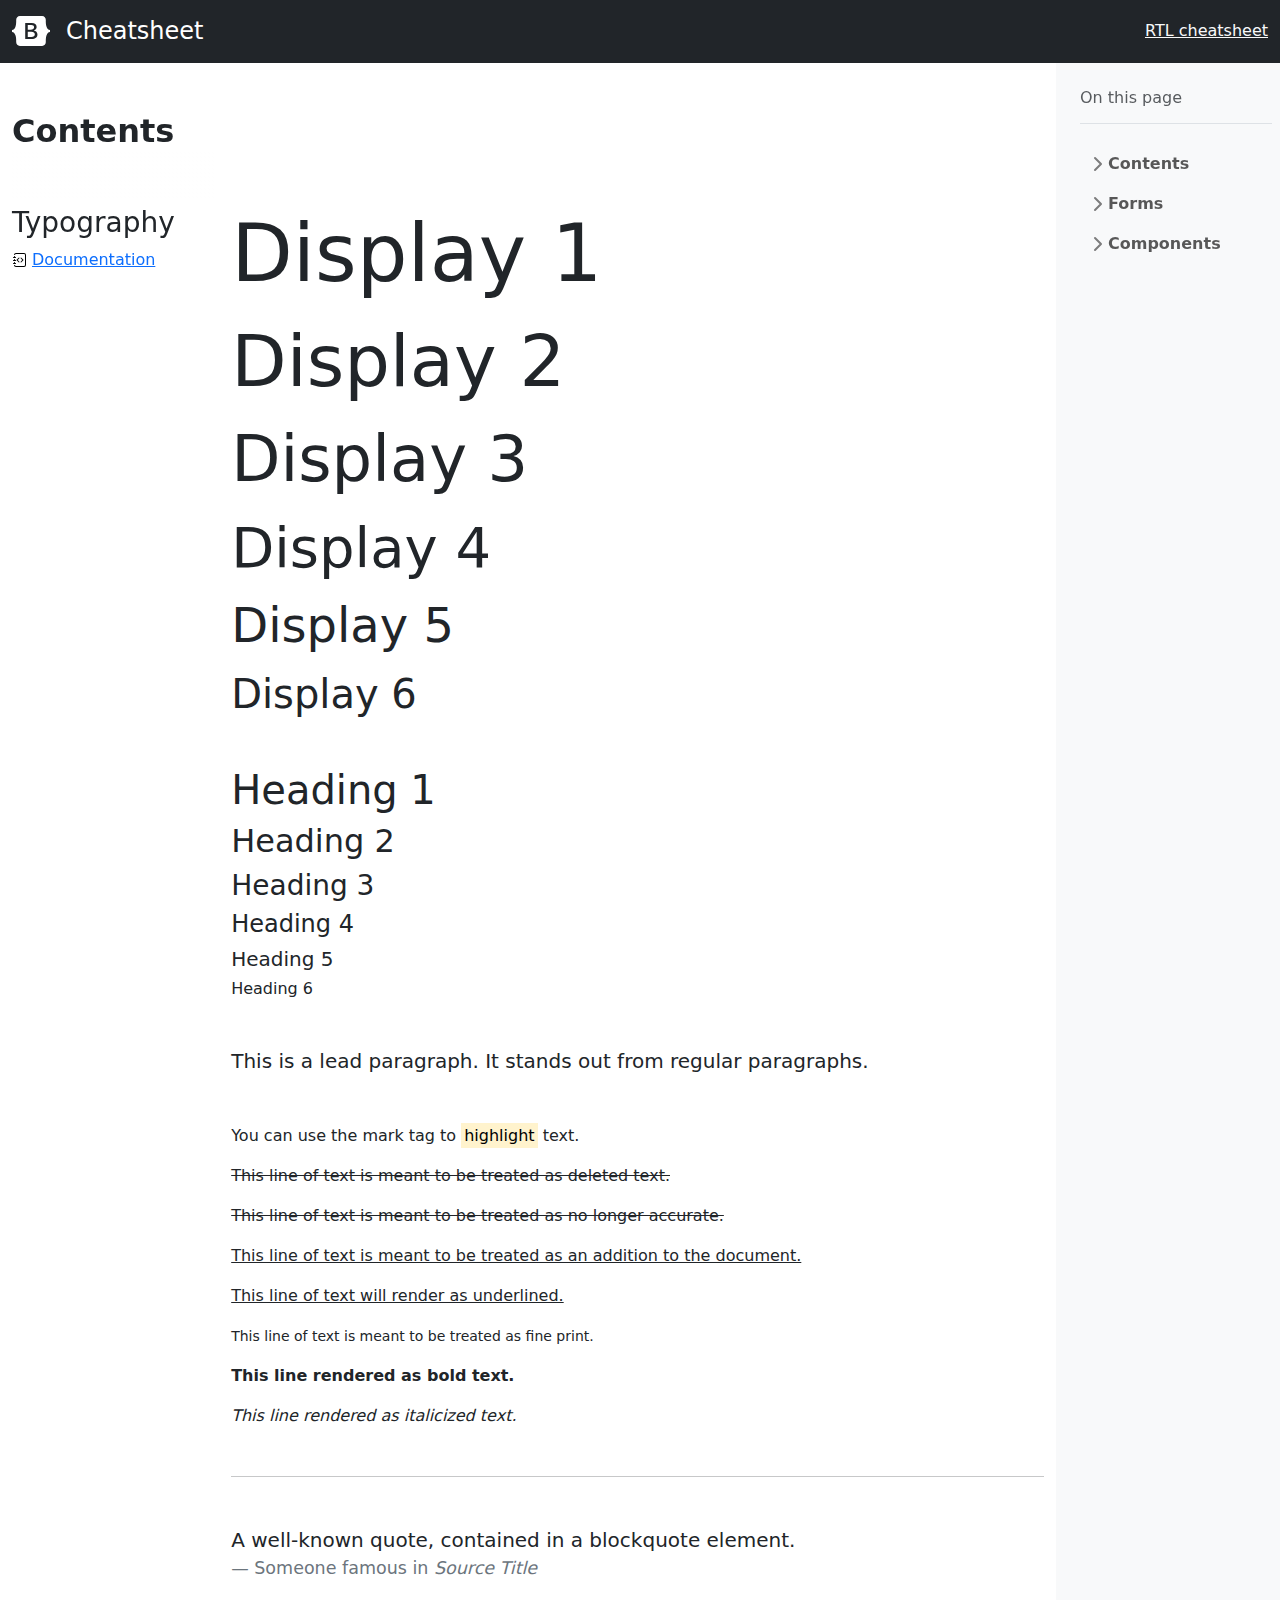
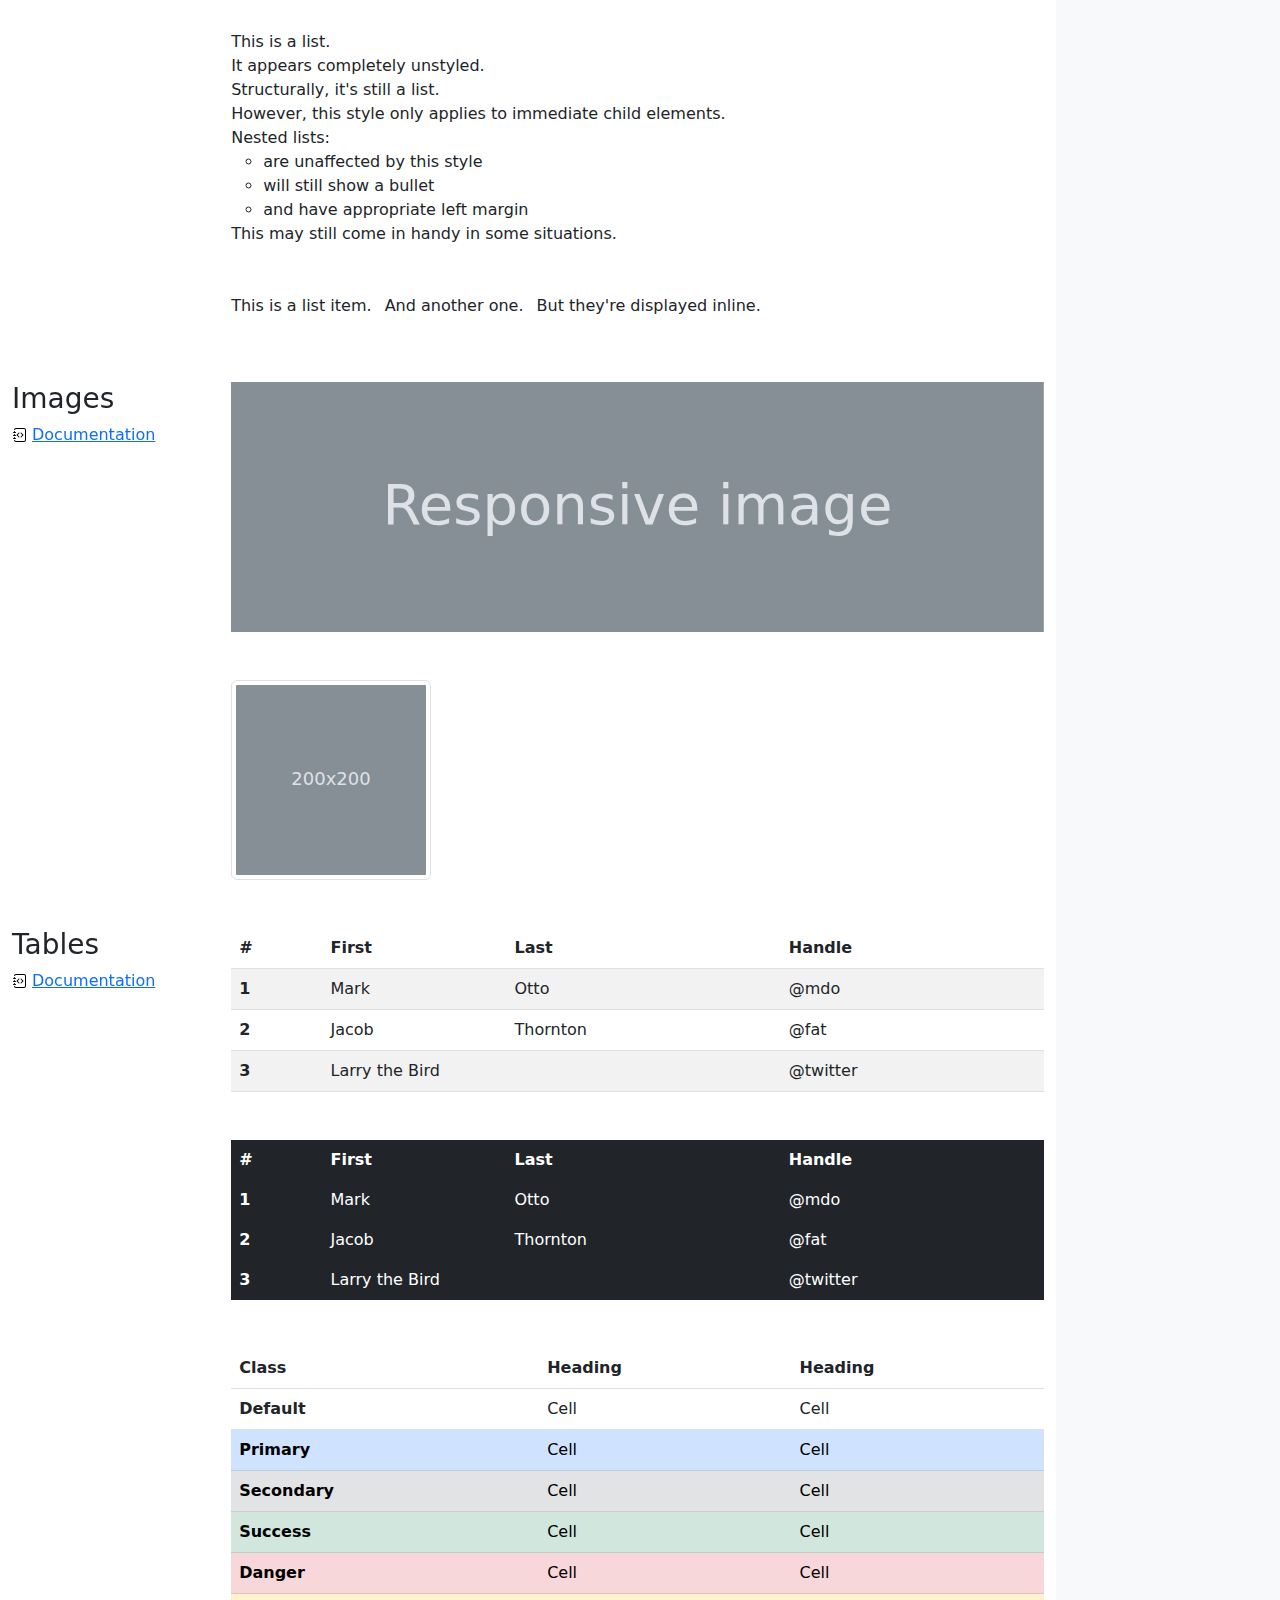
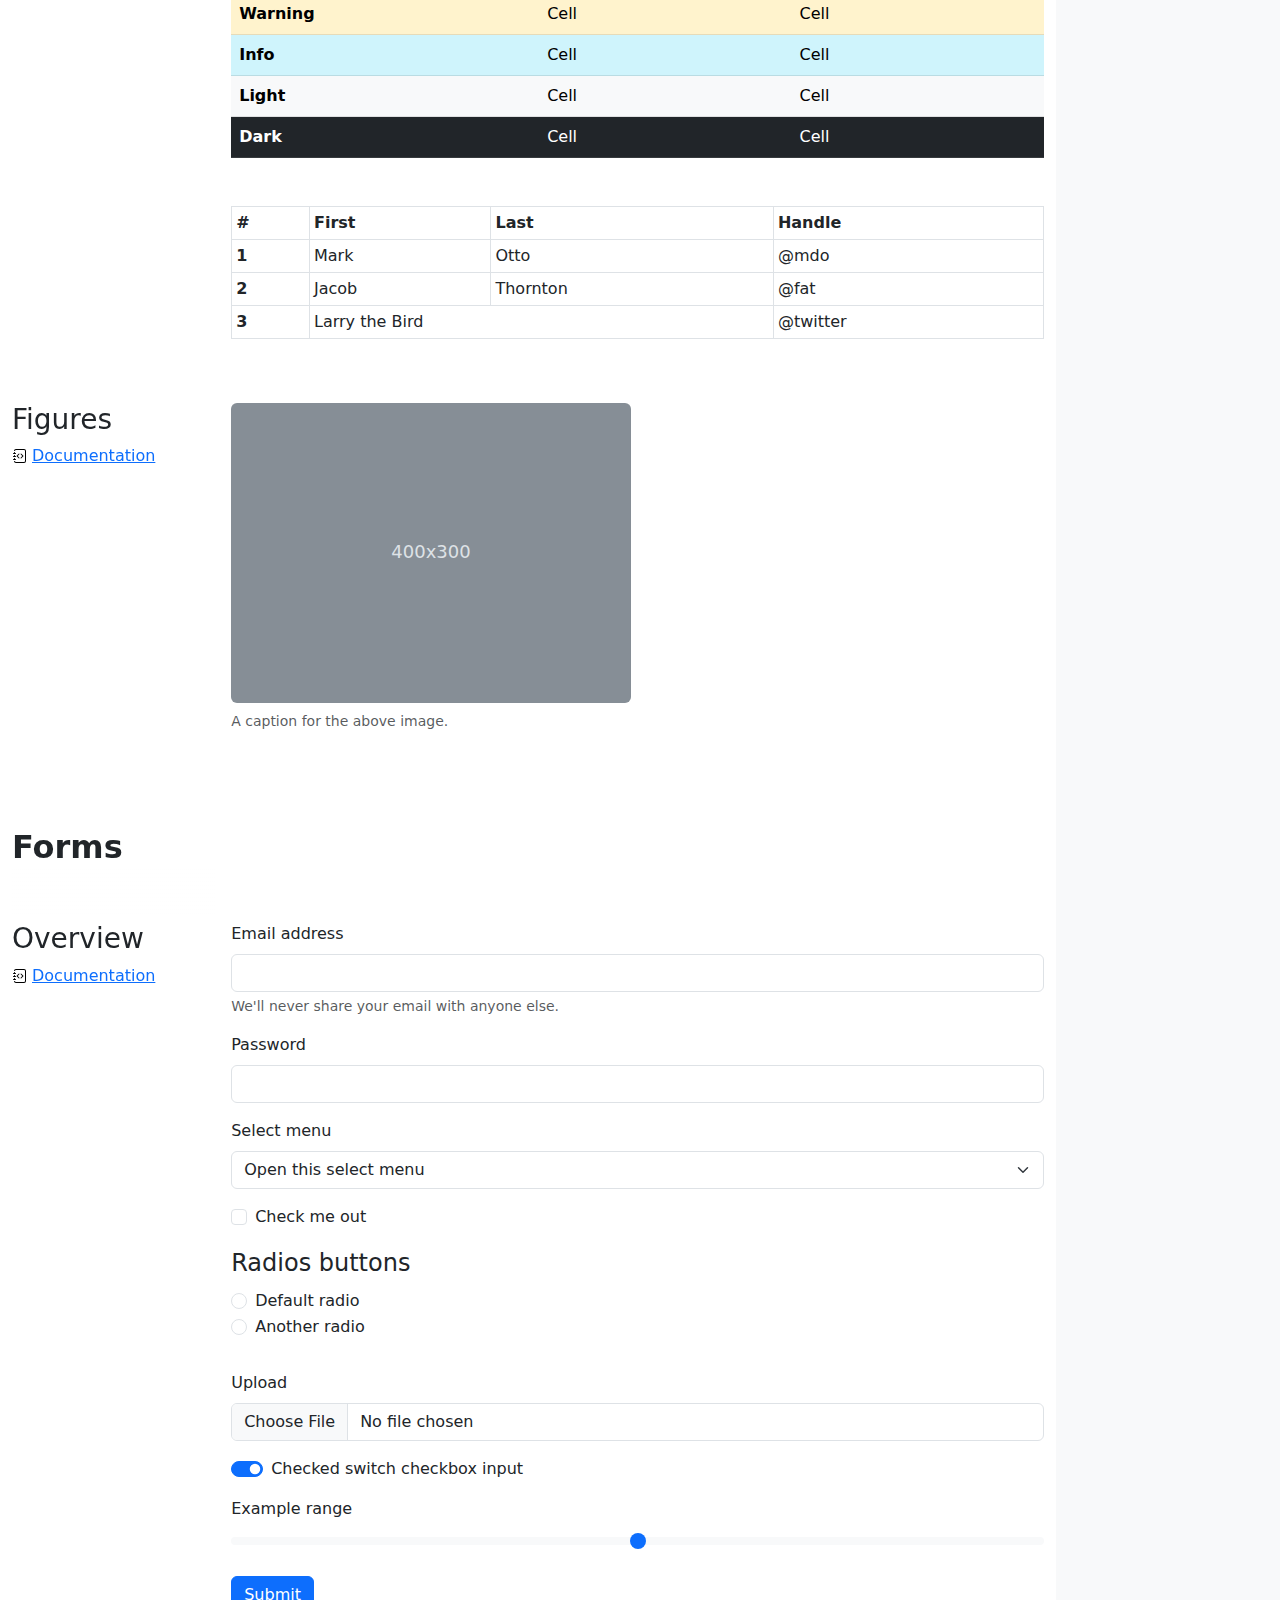
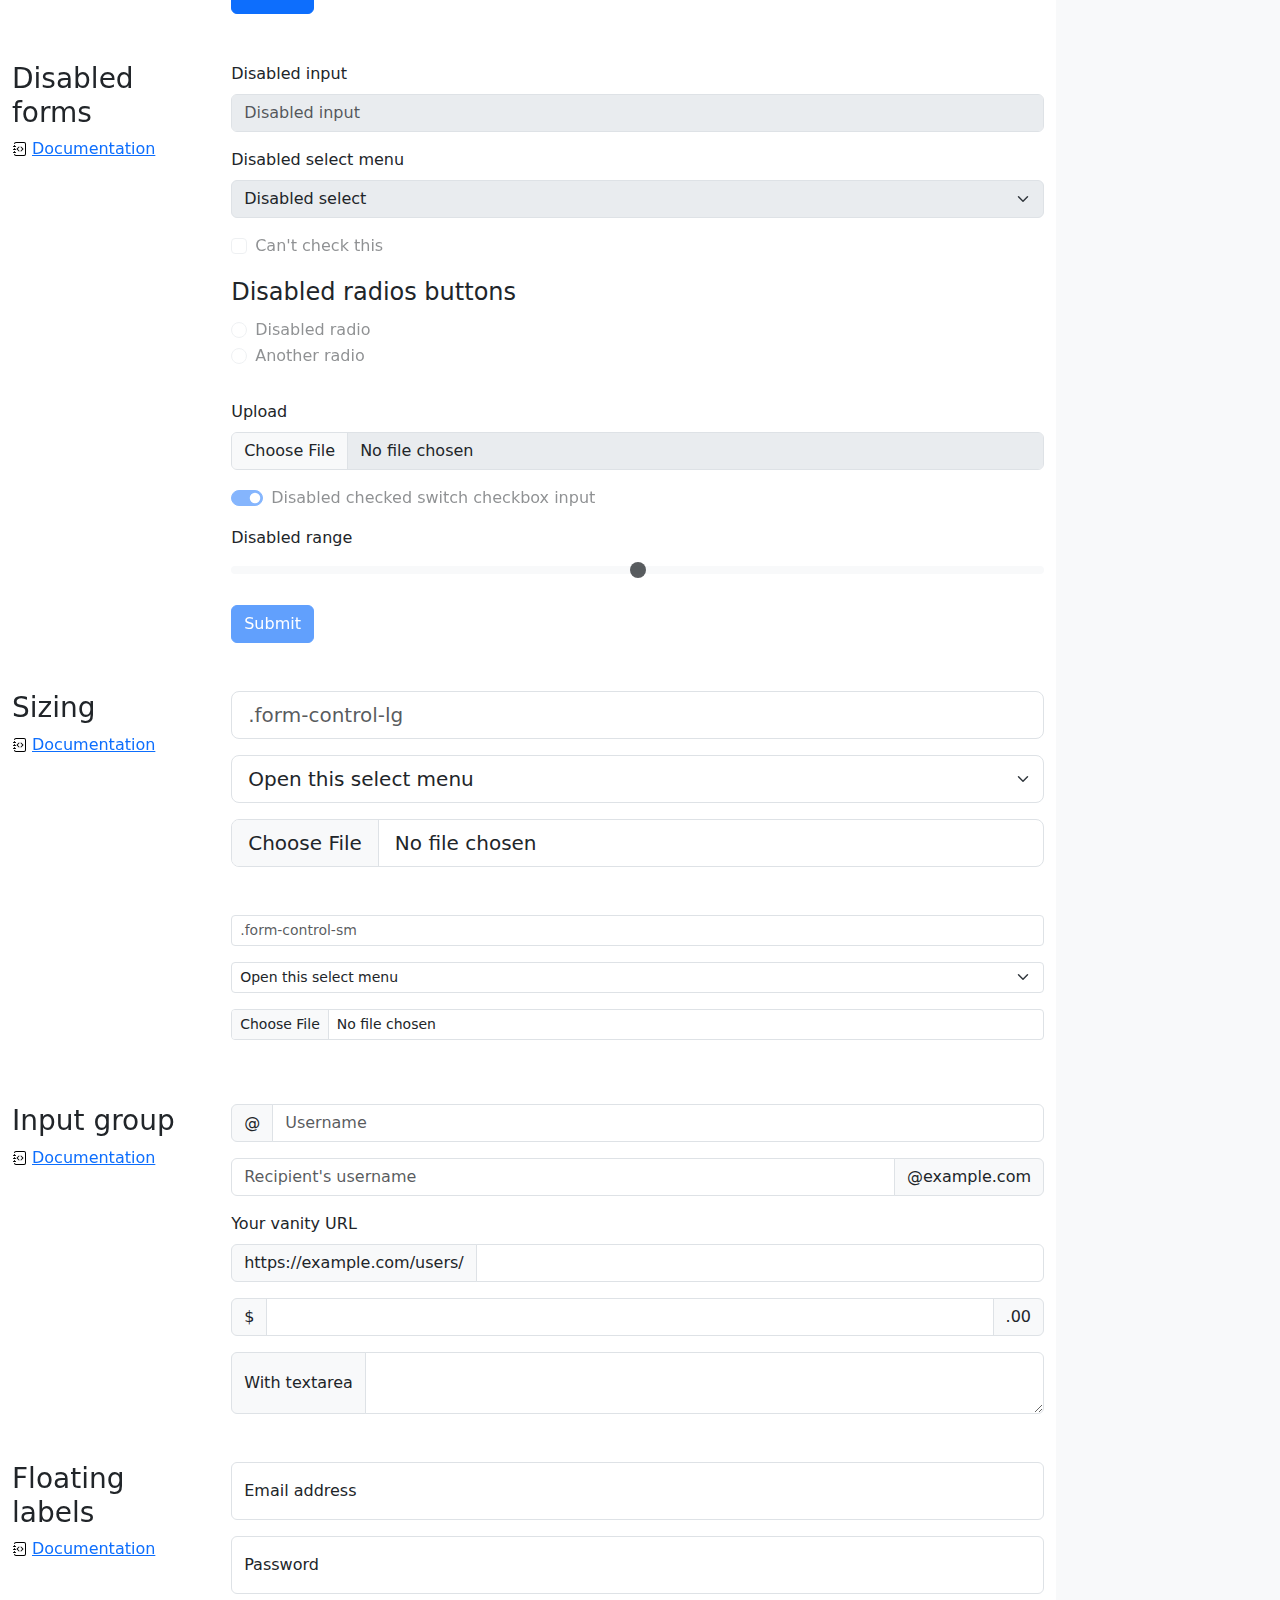
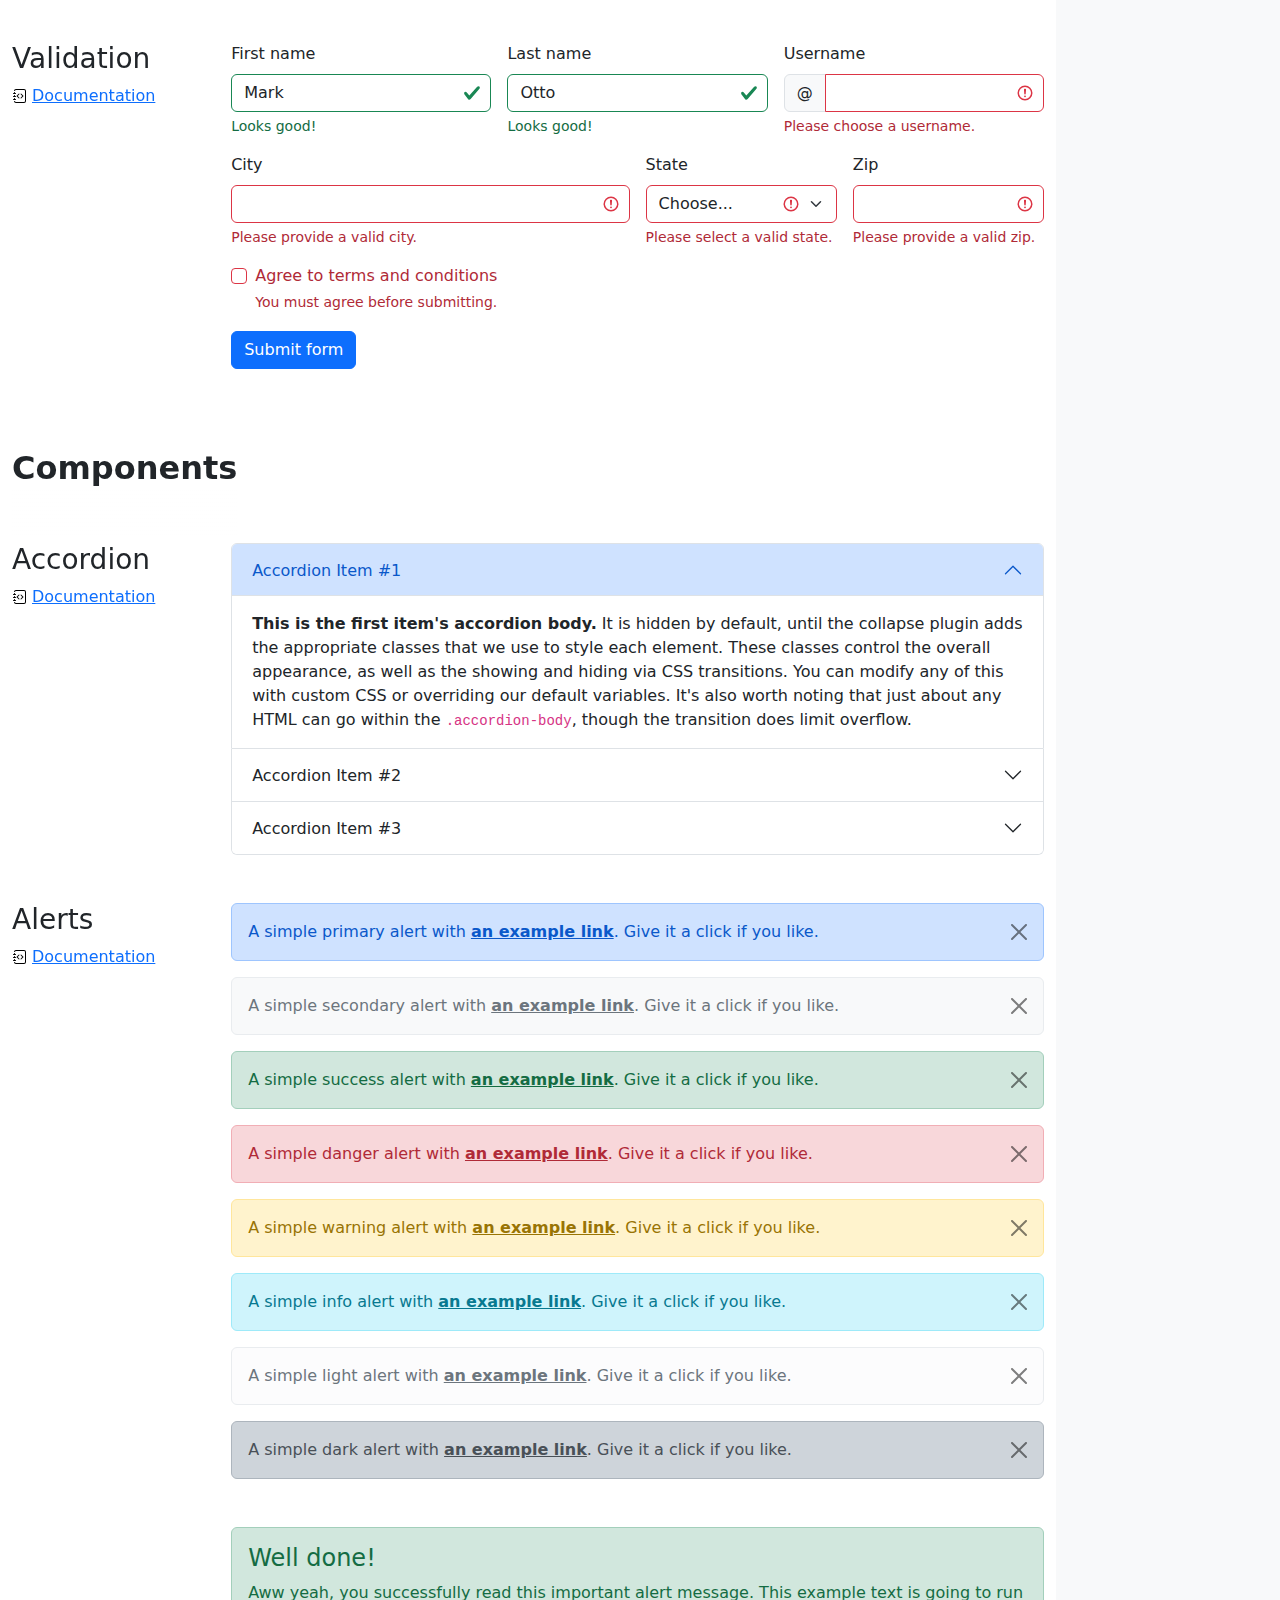
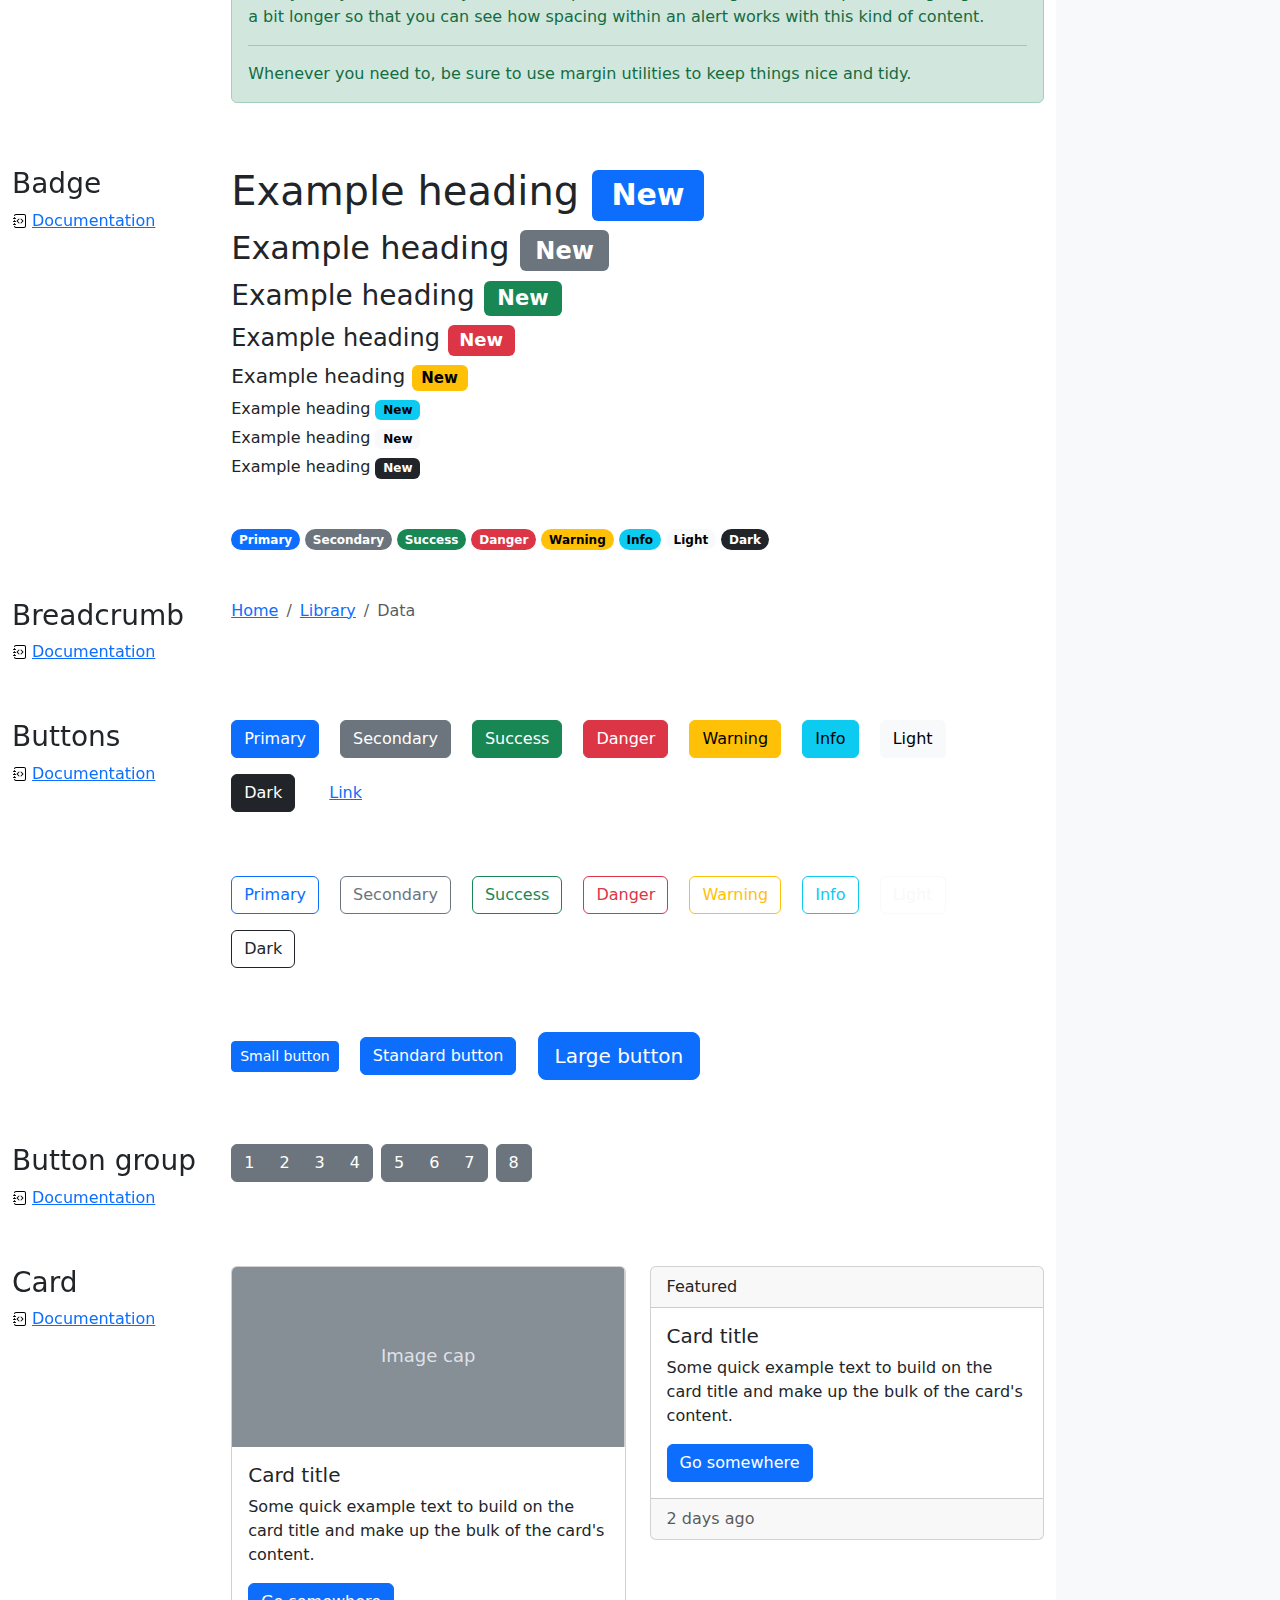
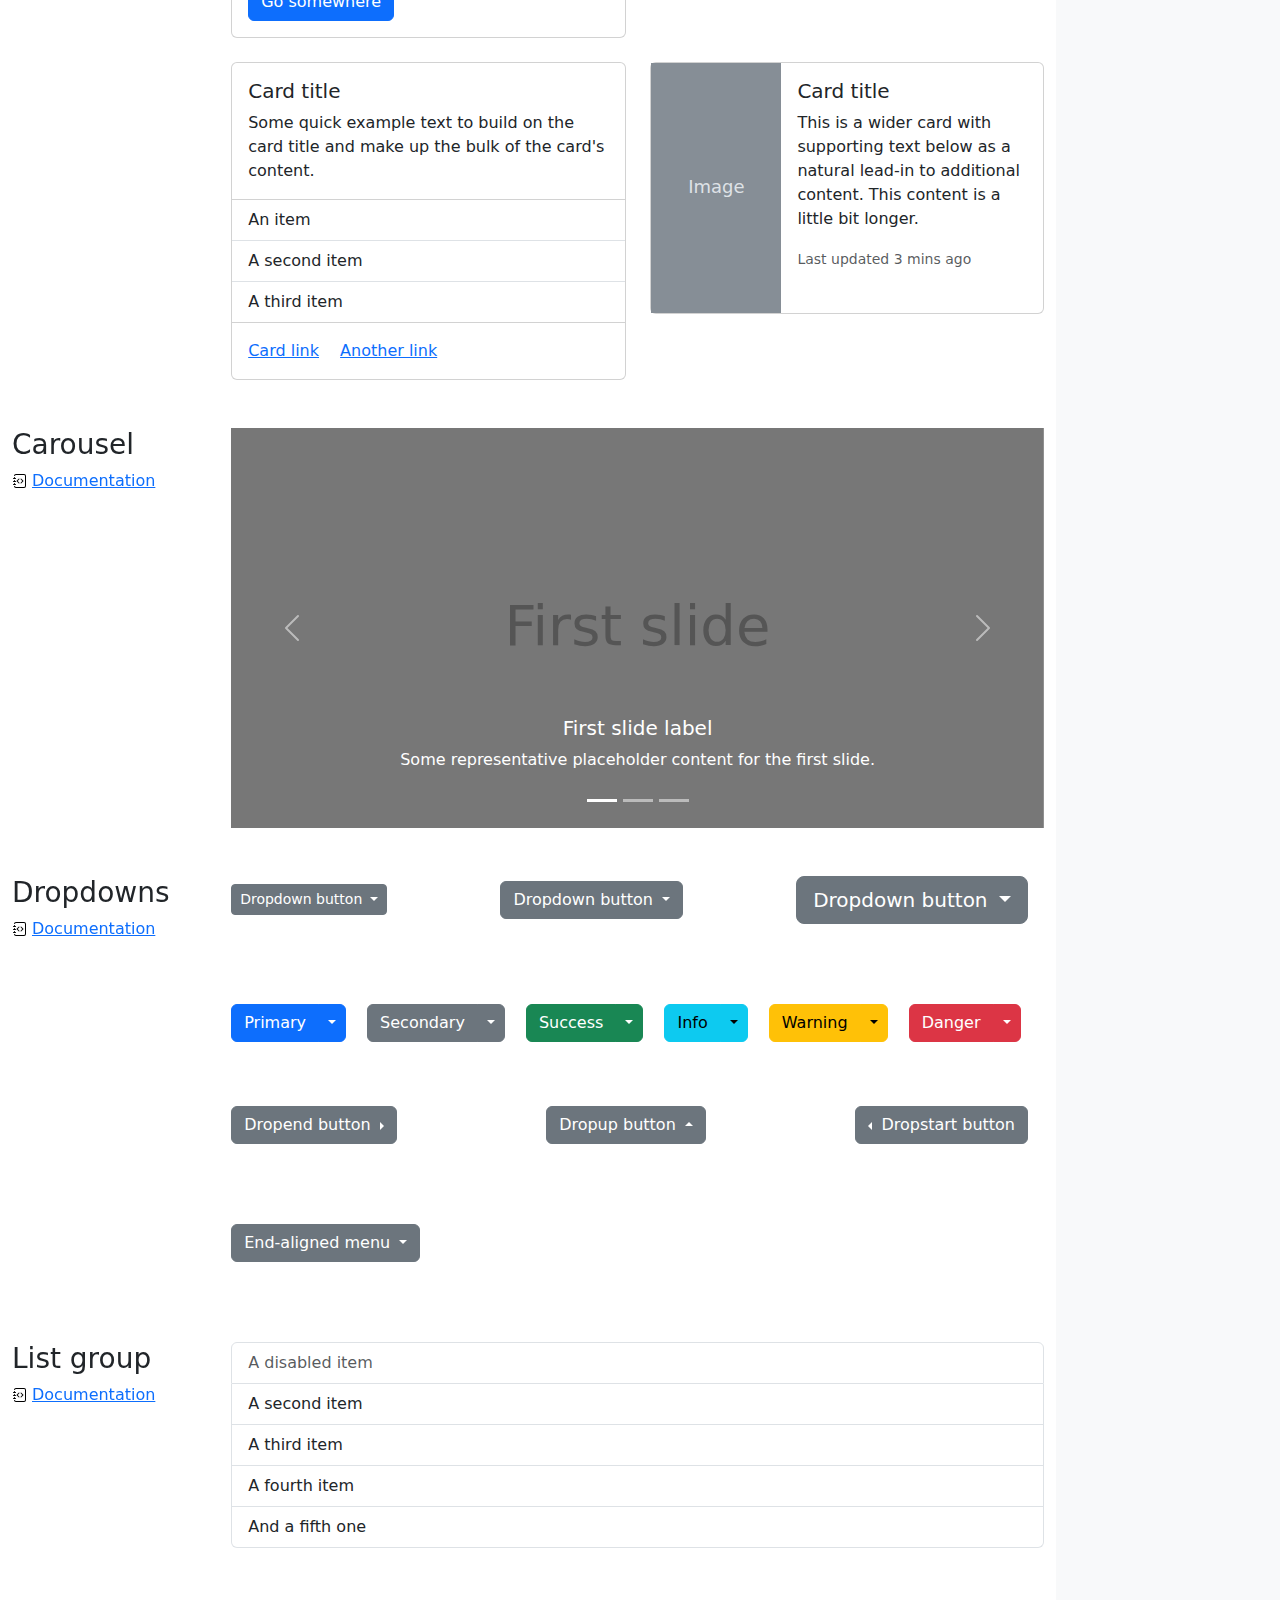
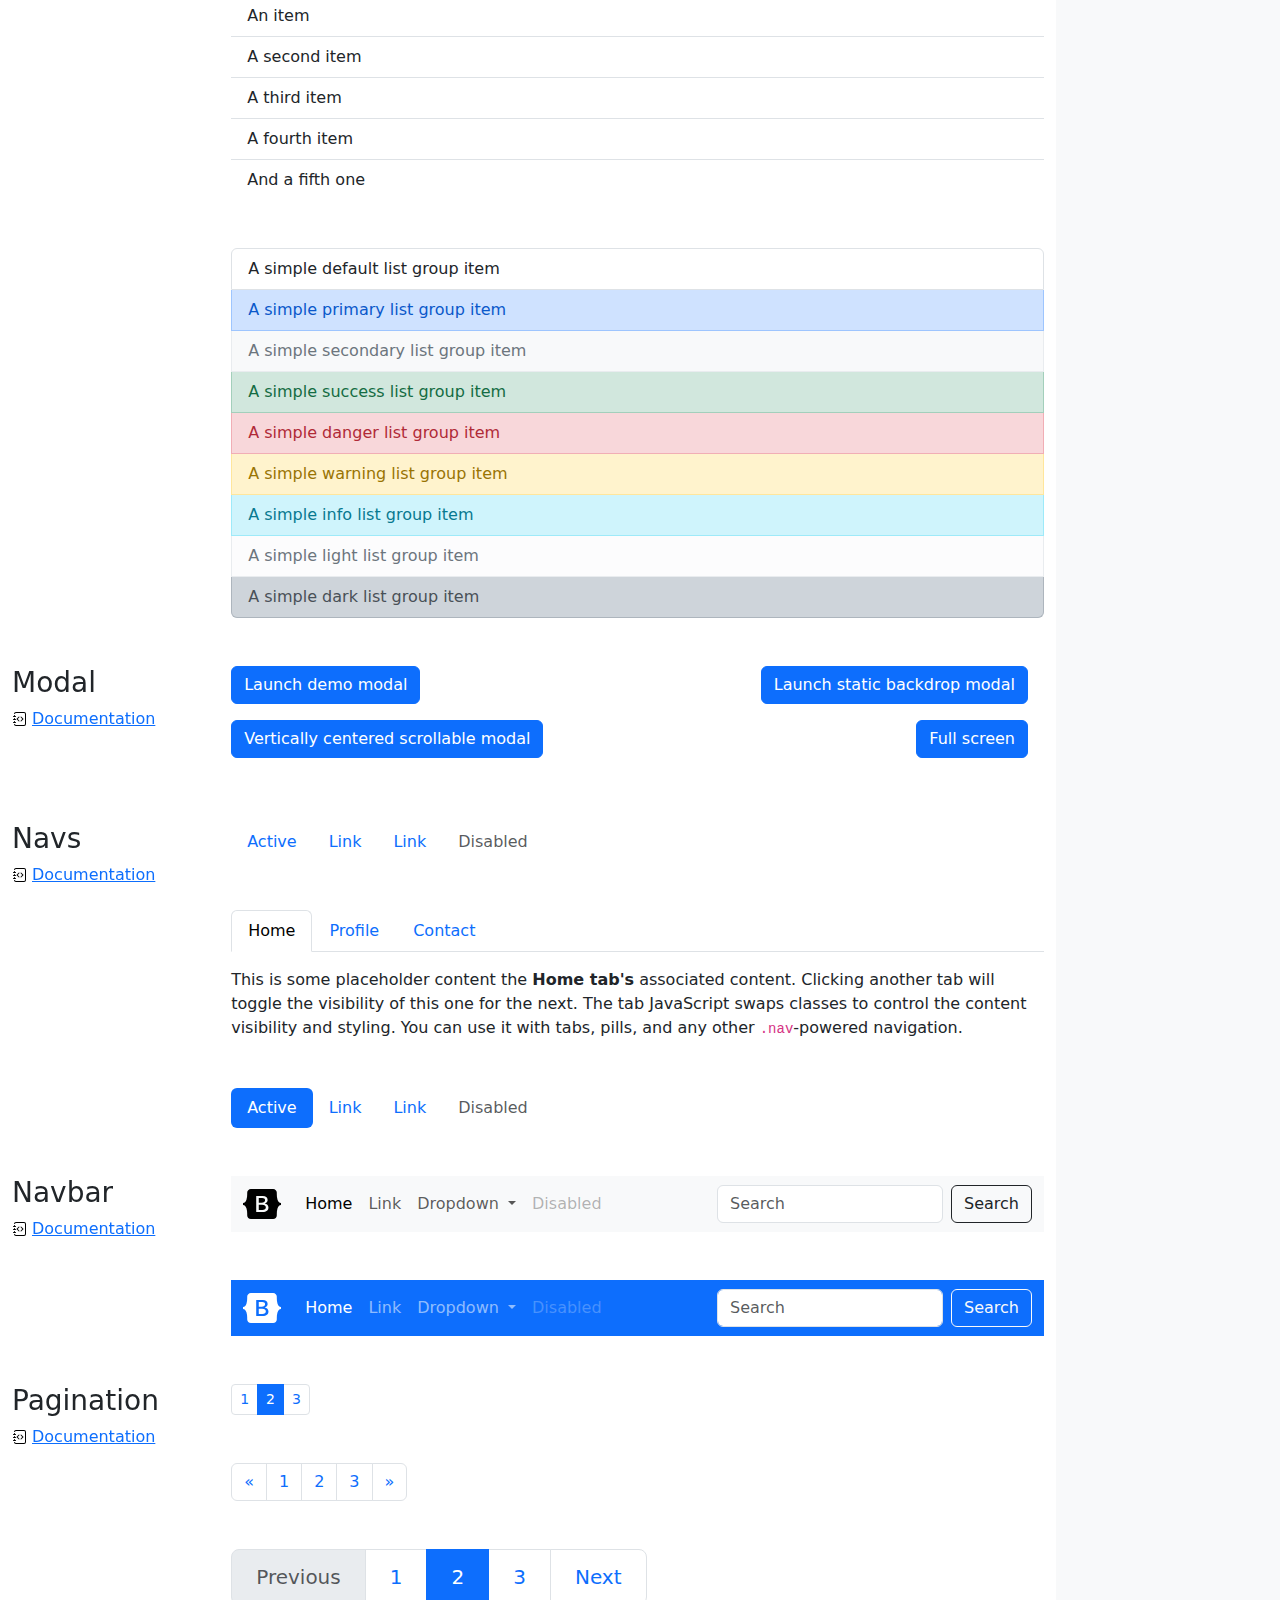
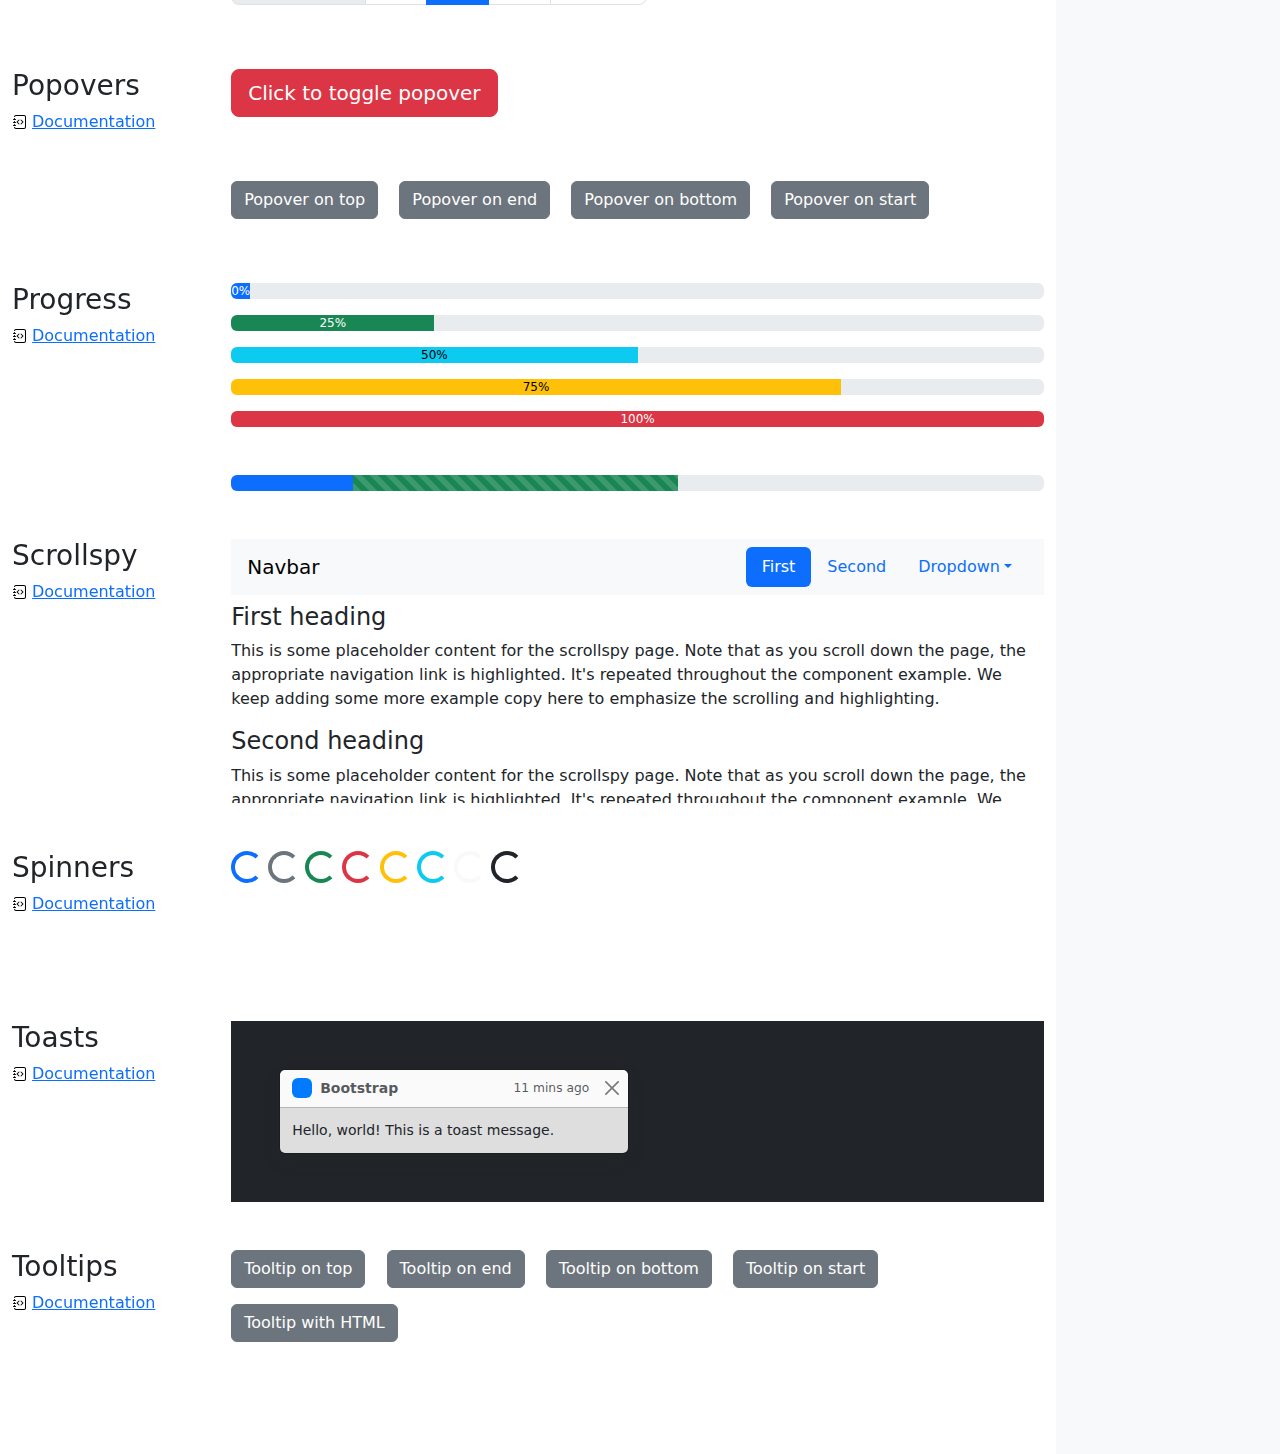
<file: bootstrap-5.3.0-alpha1-examples/cheatsheet/index.html>
<!doctype html>
<html lang="en">
  <head>
    <meta charset="utf-8">
    <meta name="viewport" content="width=device-width, initial-scale=1">
    <meta name="description" content="">
    <meta name="author" content="Mark Otto, Jacob Thornton, and Bootstrap contributors">
    <meta name="generator" content="Hugo 0.108.0">
    <title>Cheatsheet · Bootstrap v5.3</title>

    <link rel="canonical" href="https://getbootstrap.com/docs/5.3/examples/cheatsheet/">

    

    

<link href="../assets/dist/css/bootstrap.min.css" rel="stylesheet">

    <style>
      .bd-placeholder-img {
        font-size: 1.125rem;
        text-anchor: middle;
        -webkit-user-select: none;
        -moz-user-select: none;
        user-select: none;
      }

      @media (min-width: 768px) {
        .bd-placeholder-img-lg {
          font-size: 3.5rem;
        }
      }

      .b-example-divider {
        height: 3rem;
        background-color: rgba(0, 0, 0, .1);
        border: solid rgba(0, 0, 0, .15);
        border-width: 1px 0;
        box-shadow: inset 0 .5em 1.5em rgba(0, 0, 0, .1), inset 0 .125em .5em rgba(0, 0, 0, .15);
      }

      .b-example-vr {
        flex-shrink: 0;
        width: 1.5rem;
        height: 100vh;
      }

      .bi {
        vertical-align: -.125em;
        fill: currentColor;
      }

      .nav-scroller {
        position: relative;
        z-index: 2;
        height: 2.75rem;
        overflow-y: hidden;
      }

      .nav-scroller .nav {
        display: flex;
        flex-wrap: nowrap;
        padding-bottom: 1rem;
        margin-top: -1px;
        overflow-x: auto;
        text-align: center;
        white-space: nowrap;
        -webkit-overflow-scrolling: touch;
      }
    </style>

    
    <!-- Custom styles for this template -->
    <link href="cheatsheet.css" rel="stylesheet">
  </head>
  <body class="bg-light">
    
<header class="bd-header bg-dark py-3 d-flex align-items-stretch border-bottom border-dark">
  <div class="container-fluid d-flex align-items-center">
    <h1 class="d-flex align-items-center fs-4 text-white mb-0">
      <img src="../assets/brand/bootstrap-logo-white.svg" width="38" height="30" class="me-3" alt="Bootstrap">
      Cheatsheet
    </h1>
    <a href="../examples/cheatsheet-rtl/" class="ms-auto link-light" hreflang="ar">RTL cheatsheet</a>
  </div>
</header>
<aside class="bd-aside sticky-xl-top text-muted align-self-start mb-3 mb-xl-5 px-2">
  <h2 class="h6 pt-4 pb-3 mb-4 border-bottom">On this page</h2>
  <nav class="small" id="toc">
    <ul class="list-unstyled">
      <li class="my-2">
        <button class="btn d-inline-flex align-items-center collapsed border-0" data-bs-toggle="collapse" aria-expanded="false" data-bs-target="#contents-collapse" aria-controls="contents-collapse">Contents</button>
        <ul class="list-unstyled ps-3 collapse" id="contents-collapse">
          <li><a class="d-inline-flex align-items-center rounded text-decoration-none" href="#typography">Typography</a></li>
          <li><a class="d-inline-flex align-items-center rounded text-decoration-none" href="#images">Images</a></li>
          <li><a class="d-inline-flex align-items-center rounded text-decoration-none" href="#tables">Tables</a></li>
          <li><a class="d-inline-flex align-items-center rounded text-decoration-none" href="#figures">Figures</a></li>
        </ul>
      </li>
      <li class="my-2">
        <button class="btn d-inline-flex align-items-center collapsed border-0" data-bs-toggle="collapse" aria-expanded="false" data-bs-target="#forms-collapse" aria-controls="forms-collapse">Forms</button>
        <ul class="list-unstyled ps-3 collapse" id="forms-collapse">
          <li><a class="d-inline-flex align-items-center rounded text-decoration-none" href="#overview">Overview</a></li>
          <li><a class="d-inline-flex align-items-center rounded text-decoration-none" href="#disabled-forms">Disabled forms</a></li>
          <li><a class="d-inline-flex align-items-center rounded text-decoration-none" href="#sizing">Sizing</a></li>
          <li><a class="d-inline-flex align-items-center rounded text-decoration-none" href="#input-group">Input group</a></li>
          <li><a class="d-inline-flex align-items-center rounded text-decoration-none" href="#floating-labels">Floating labels</a></li>
          <li><a class="d-inline-flex align-items-center rounded text-decoration-none" href="#validation">Validation</a></li>
        </ul>
      </li>
      <li class="my-2">
        <button class="btn d-inline-flex align-items-center collapsed border-0" data-bs-toggle="collapse" aria-expanded="false" data-bs-target="#components-collapse" aria-controls="components-collapse">Components</button>
        <ul class="list-unstyled ps-3 collapse" id="components-collapse">
          <li><a class="d-inline-flex align-items-center rounded text-decoration-none" href="#accordion">Accordion</a></li>
          <li><a class="d-inline-flex align-items-center rounded text-decoration-none" href="#alerts">Alerts</a></li>
          <li><a class="d-inline-flex align-items-center rounded text-decoration-none" href="#badge">Badge</a></li>
          <li><a class="d-inline-flex align-items-center rounded text-decoration-none" href="#breadcrumb">Breadcrumb</a></li>
          <li><a class="d-inline-flex align-items-center rounded text-decoration-none" href="#buttons">Buttons</a></li>
          <li><a class="d-inline-flex align-items-center rounded text-decoration-none" href="#button-group">Button group</a></li>
          <li><a class="d-inline-flex align-items-center rounded text-decoration-none" href="#card">Card</a></li>
          <li><a class="d-inline-flex align-items-center rounded text-decoration-none" href="#carousel">Carousel</a></li>
          <li><a class="d-inline-flex align-items-center rounded text-decoration-none" href="#dropdowns">Dropdowns</a></li>
          <li><a class="d-inline-flex align-items-center rounded text-decoration-none" href="#list-group">List group</a></li>
          <li><a class="d-inline-flex align-items-center rounded text-decoration-none" href="#modal">Modal</a></li>
          <li><a class="d-inline-flex align-items-center rounded text-decoration-none" href="#navs">Navs</a></li>
          <li><a class="d-inline-flex align-items-center rounded text-decoration-none" href="#navbar">Navbar</a></li>
          <li><a class="d-inline-flex align-items-center rounded text-decoration-none" href="#pagination">Pagination</a></li>
          <li><a class="d-inline-flex align-items-center rounded text-decoration-none" href="#popovers">Popovers</a></li>
          <li><a class="d-inline-flex align-items-center rounded text-decoration-none" href="#progress">Progress</a></li>
          <li><a class="d-inline-flex align-items-center rounded text-decoration-none" href="#scrollspy">Scrollspy</a></li>
          <li><a class="d-inline-flex align-items-center rounded text-decoration-none" href="#spinners">Spinners</a></li>
          <li><a class="d-inline-flex align-items-center rounded text-decoration-none" href="#toasts">Toasts</a></li>
          <li><a class="d-inline-flex align-items-center rounded text-decoration-none" href="#tooltips">Tooltips</a></li>
        </ul>
      </li>
    </ul>
  </nav>
</aside>
<div class="bd-cheatsheet container-fluid bg-body">
  <section id="content">
    <h2 class="sticky-xl-top fw-bold pt-3 pt-xl-5 pb-2 pb-xl-3">Contents</h2>

    <article class="my-3" id="typography">
      <div class="bd-heading sticky-xl-top align-self-start mt-5 mb-3 mt-xl-0 mb-xl-2">
        <h3>Typography</h3>
        <a class="d-flex align-items-center" href="../content/typography/">Documentation</a>
      </div>

      <div>
        <div class="bd-example-snippet bd-code-snippet"><div class="bd-example">
        <p class="display-1">Display 1</p>
        <p class="display-2">Display 2</p>
        <p class="display-3">Display 3</p>
        <p class="display-4">Display 4</p>
        <p class="display-5">Display 5</p>
        <p class="display-6">Display 6</p>
        </div></div>


        <div class="bd-example-snippet bd-code-snippet"><div class="bd-example">
        <p class="h1">Heading 1</p>
        <p class="h2">Heading 2</p>
        <p class="h3">Heading 3</p>
        <p class="h4">Heading 4</p>
        <p class="h5">Heading 5</p>
        <p class="h6">Heading 6</p>
        </div></div>


        <div class="bd-example-snippet bd-code-snippet"><div class="bd-example">
        <p class="lead">
          This is a lead paragraph. It stands out from regular paragraphs.
        </p>
        </div></div>


        <div class="bd-example-snippet bd-code-snippet"><div class="bd-example">
        <p>You can use the mark tag to <mark>highlight</mark> text.</p>
        <p><del>This line of text is meant to be treated as deleted text.</del></p>
        <p><s>This line of text is meant to be treated as no longer accurate.</s></p>
        <p><ins>This line of text is meant to be treated as an addition to the document.</ins></p>
        <p><u>This line of text will render as underlined.</u></p>
        <p><small>This line of text is meant to be treated as fine print.</small></p>
        <p><strong>This line rendered as bold text.</strong></p>
        <p><em>This line rendered as italicized text.</em></p>
        </div></div>


        <div class="bd-example-snippet bd-code-snippet"><div class="bd-example">
        <hr>
        </div></div>


        <div class="bd-example-snippet bd-code-snippet"><div class="bd-example">
        <blockquote class="blockquote">
          <p>A well-known quote, contained in a blockquote element.</p>
          <footer class="blockquote-footer">Someone famous in <cite title="Source Title">Source Title</cite></footer>
        </blockquote>
        </div></div>


        <div class="bd-example-snippet bd-code-snippet"><div class="bd-example">
        <ul class="list-unstyled">
          <li>This is a list.</li>
          <li>It appears completely unstyled.</li>
          <li>Structurally, it's still a list.</li>
          <li>However, this style only applies to immediate child elements.</li>
          <li>Nested lists:
            <ul>
              <li>are unaffected by this style</li>
              <li>will still show a bullet</li>
              <li>and have appropriate left margin</li>
            </ul>
          </li>
          <li>This may still come in handy in some situations.</li>
        </ul>
        </div></div>


        <div class="bd-example-snippet bd-code-snippet"><div class="bd-example">
        <ul class="list-inline">
          <li class="list-inline-item">This is a list item.</li>
          <li class="list-inline-item">And another one.</li>
          <li class="list-inline-item">But they're displayed inline.</li>
        </ul>
        </div></div>

      </div>
    </article>
    <article class="my-3" id="images">
      <div class="bd-heading sticky-xl-top align-self-start mt-5 mb-3 mt-xl-0 mb-xl-2">
        <h3>Images</h3>
        <a class="d-flex align-items-center" href="../content/images/">Documentation</a>
      </div>

      <div>
        <div class="bd-example-snippet bd-code-snippet"><div class="bd-example">
        <svg class="bd-placeholder-img bd-placeholder-img-lg img-fluid" width="100%" height="250" xmlns="http://www.w3.org/2000/svg" role="img" aria-label="Placeholder: Responsive image" preserveAspectRatio="xMidYMid slice" focusable="false"><title>Placeholder</title><rect width="100%" height="100%" fill="#868e96"/><text x="50%" y="50%" fill="#dee2e6" dy=".3em">Responsive image</text></svg>
        </div></div>


        <div class="bd-example-snippet bd-code-snippet"><div class="bd-example">
        <svg class="bd-placeholder-img img-thumbnail" width="200" height="200" xmlns="http://www.w3.org/2000/svg" role="img" aria-label="A generic square placeholder image with a white border around it, making it resemble a photograph taken with an old instant camera: 200x200" preserveAspectRatio="xMidYMid slice" focusable="false"><title>A generic square placeholder image with a white border around it, making it resemble a photograph taken with an old instant camera</title><rect width="100%" height="100%" fill="#868e96"/><text x="50%" y="50%" fill="#dee2e6" dy=".3em">200x200</text></svg>
        </div></div>

      </div>
    </article>
    <article class="my-3" id="tables">
      <div class="bd-heading sticky-xl-top align-self-start mt-5 mb-3 mt-xl-0 mb-xl-2">
        <h3>Tables</h3>
        <a class="d-flex align-items-center" href="../content/tables/">Documentation</a>
      </div>

      <div>
        <div class="bd-example-snippet bd-code-snippet"><div class="bd-example">
        <table class="table table-striped">
          <thead>
          <tr>
            <th scope="col">#</th>
            <th scope="col">First</th>
            <th scope="col">Last</th>
            <th scope="col">Handle</th>
          </tr>
          </thead>
          <tbody>
          <tr>
            <th scope="row">1</th>
            <td>Mark</td>
            <td>Otto</td>
            <td>@mdo</td>
          </tr>
          <tr>
            <th scope="row">2</th>
            <td>Jacob</td>
            <td>Thornton</td>
            <td>@fat</td>
          </tr>
          <tr>
            <th scope="row">3</th>
            <td colspan="2">Larry the Bird</td>
            <td>@twitter</td>
          </tr>
          </tbody>
        </table>
        </div></div>


        <div class="bd-example-snippet bd-code-snippet"><div class="bd-example">
        <table class="table table-dark table-borderless">
          <thead>
          <tr>
            <th scope="col">#</th>
            <th scope="col">First</th>
            <th scope="col">Last</th>
            <th scope="col">Handle</th>
          </tr>
          </thead>
          <tbody>
          <tr>
            <th scope="row">1</th>
            <td>Mark</td>
            <td>Otto</td>
            <td>@mdo</td>
          </tr>
          <tr>
            <th scope="row">2</th>
            <td>Jacob</td>
            <td>Thornton</td>
            <td>@fat</td>
          </tr>
          <tr>
            <th scope="row">3</th>
            <td colspan="2">Larry the Bird</td>
            <td>@twitter</td>
          </tr>
          </tbody>
        </table>
        </div></div>


        <div class="bd-example-snippet bd-code-snippet"><div class="bd-example">
        <table class="table table-hover">
          <thead>
          <tr>
            <th scope="col">Class</th>
            <th scope="col">Heading</th>
            <th scope="col">Heading</th>
          </tr>
          </thead>
          <tbody>
          <tr>
            <th scope="row">Default</th>
            <td>Cell</td>
            <td>Cell</td>
          </tr>
          
          <tr class="table-primary">
            <th scope="row">Primary</th>
            <td>Cell</td>
            <td>Cell</td>
          </tr>
          <tr class="table-secondary">
            <th scope="row">Secondary</th>
            <td>Cell</td>
            <td>Cell</td>
          </tr>
          <tr class="table-success">
            <th scope="row">Success</th>
            <td>Cell</td>
            <td>Cell</td>
          </tr>
          <tr class="table-danger">
            <th scope="row">Danger</th>
            <td>Cell</td>
            <td>Cell</td>
          </tr>
          <tr class="table-warning">
            <th scope="row">Warning</th>
            <td>Cell</td>
            <td>Cell</td>
          </tr>
          <tr class="table-info">
            <th scope="row">Info</th>
            <td>Cell</td>
            <td>Cell</td>
          </tr>
          <tr class="table-light">
            <th scope="row">Light</th>
            <td>Cell</td>
            <td>Cell</td>
          </tr>
          <tr class="table-dark">
            <th scope="row">Dark</th>
            <td>Cell</td>
            <td>Cell</td>
          </tr>
          </tbody>
        </table>
        </div></div>


        <div class="bd-example-snippet bd-code-snippet"><div class="bd-example">
        <table class="table table-sm table-bordered">
          <thead>
          <tr>
            <th scope="col">#</th>
            <th scope="col">First</th>
            <th scope="col">Last</th>
            <th scope="col">Handle</th>
          </tr>
          </thead>
          <tbody>
          <tr>
            <th scope="row">1</th>
            <td>Mark</td>
            <td>Otto</td>
            <td>@mdo</td>
          </tr>
          <tr>
            <th scope="row">2</th>
            <td>Jacob</td>
            <td>Thornton</td>
            <td>@fat</td>
          </tr>
          <tr>
            <th scope="row">3</th>
            <td colspan="2">Larry the Bird</td>
            <td>@twitter</td>
          </tr>
          </tbody>
        </table>
        </div></div>

      </div>
    </article>
    <article class="my-3" id="figures">
      <div class="bd-heading sticky-xl-top align-self-start mt-5 mb-3 mt-xl-0 mb-xl-2">
        <h3>Figures</h3>
        <a class="d-flex align-items-center" href="../content/figures/">Documentation</a>
      </div>

      <div>
        <div class="bd-example-snippet bd-code-snippet"><div class="bd-example">
        <figure class="figure">
          <svg class="bd-placeholder-img figure-img img-fluid rounded" width="400" height="300" xmlns="http://www.w3.org/2000/svg" role="img" aria-label="Placeholder: 400x300" preserveAspectRatio="xMidYMid slice" focusable="false"><title>Placeholder</title><rect width="100%" height="100%" fill="#868e96"/><text x="50%" y="50%" fill="#dee2e6" dy=".3em">400x300</text></svg>
          <figcaption class="figure-caption">A caption for the above image.</figcaption>
        </figure>
        </div></div>

      </div>
    </article>
  </section>

  <section id="forms">
    <h2 class="sticky-xl-top fw-bold pt-3 pt-xl-5 pb-2 pb-xl-3">Forms</h2>

    <article class="my-3" id="overview">
      <div class="bd-heading sticky-xl-top align-self-start mt-5 mb-3 mt-xl-0 mb-xl-2">
        <h3>Overview</h3>
        <a class="d-flex align-items-center" href="../forms/overview/">Documentation</a>
      </div>

      <div>
        <div class="bd-example-snippet bd-code-snippet"><div class="bd-example">
        <form>
          <div class="mb-3">
            <label for="exampleInputEmail1" class="form-label">Email address</label>
            <input type="email" class="form-control" id="exampleInputEmail1" aria-describedby="emailHelp">
            <div id="emailHelp" class="form-text">We'll never share your email with anyone else.</div>
          </div>
          <div class="mb-3">
            <label for="exampleInputPassword1" class="form-label">Password</label>
            <input type="password" class="form-control" id="exampleInputPassword1">
          </div>
          <div class="mb-3">
            <label for="exampleSelect" class="form-label">Select menu</label>
            <select class="form-select" id="exampleSelect">
              <option selected>Open this select menu</option>
              <option value="1">One</option>
              <option value="2">Two</option>
              <option value="3">Three</option>
            </select>
          </div>
          <div class="mb-3 form-check">
            <input type="checkbox" class="form-check-input" id="exampleCheck1">
            <label class="form-check-label" for="exampleCheck1">Check me out</label>
          </div>
          <fieldset class="mb-3">
            <legend>Radios buttons</legend>
            <div class="form-check">
              <input type="radio" name="radios" class="form-check-input" id="exampleRadio1">
              <label class="form-check-label" for="exampleRadio1">Default radio</label>
            </div>
            <div class="mb-3 form-check">
              <input type="radio" name="radios" class="form-check-input" id="exampleRadio2">
              <label class="form-check-label" for="exampleRadio2">Another radio</label>
            </div>
          </fieldset>
          <div class="mb-3">
            <label class="form-label" for="customFile">Upload</label>
            <input type="file" class="form-control" id="customFile">
          </div>
          <div class="mb-3 form-check form-switch">
            <input class="form-check-input" type="checkbox" role="switch" id="flexSwitchCheckChecked" checked>
            <label class="form-check-label" for="flexSwitchCheckChecked">Checked switch checkbox input</label>
          </div>
          <div class="mb-3">
            <label for="customRange3" class="form-label">Example range</label>
            <input type="range" class="form-range" min="0" max="5" step="0.5" id="customRange3">
          </div>
          <button type="submit" class="btn btn-primary">Submit</button>
        </form>
        </div></div>

      </div>
    </article>
    <article class="my-3" id="disabled-forms">
      <div class="bd-heading sticky-xl-top align-self-start mt-5 mb-3 mt-xl-0 mb-xl-2">
        <h3>Disabled forms</h3>
        <a class="d-flex align-items-center" href="../forms/overview/#disabled-forms">Documentation</a>
      </div>

      <div>
        <div class="bd-example-snippet bd-code-snippet"><div class="bd-example">
        <form>
          <fieldset disabled aria-label="Disabled fieldset example">
            <div class="mb-3">
              <label for="disabledTextInput" class="form-label">Disabled input</label>
              <input type="text" id="disabledTextInput" class="form-control" placeholder="Disabled input">
            </div>
            <div class="mb-3">
              <label for="disabledSelect" class="form-label">Disabled select menu</label>
              <select id="disabledSelect" class="form-select">
                <option>Disabled select</option>
              </select>
            </div>
            <div class="mb-3">
              <div class="form-check">
                <input class="form-check-input" type="checkbox" id="disabledFieldsetCheck" disabled>
                <label class="form-check-label" for="disabledFieldsetCheck">
                  Can't check this
                </label>
              </div>
            </div>
            <fieldset class="mb-3">
              <legend>Disabled radios buttons</legend>
              <div class="form-check">
                <input type="radio" name="radios" class="form-check-input" id="disabledRadio1" disabled>
                <label class="form-check-label" for="disabledRadio1">Disabled radio</label>
              </div>
              <div class="mb-3 form-check">
                <input type="radio" name="radios" class="form-check-input" id="disabledRadio2" disabled>
                <label class="form-check-label" for="disabledRadio2">Another radio</label>
              </div>
            </fieldset>
            <div class="mb-3">
              <label class="form-label" for="disabledCustomFile">Upload</label>
              <input type="file" class="form-control" id="disabledCustomFile" disabled>
            </div>
            <div class="mb-3 form-check form-switch">
              <input class="form-check-input" type="checkbox" role="switch" id="disabledSwitchCheckChecked" checked disabled>
              <label class="form-check-label" for="disabledSwitchCheckChecked">Disabled checked switch checkbox input</label>
            </div>
            <div class="mb-3">
              <label for="disabledRange" class="form-label">Disabled range</label>
              <input type="range" class="form-range" min="0" max="5" step="0.5" id="disabledRange">
            </div>
            <button type="submit" class="btn btn-primary">Submit</button>
          </fieldset>
        </form>
        </div></div>

      </div>
    </article>
    <article class="my-3" id="sizing">
      <div class="bd-heading sticky-xl-top align-self-start mt-5 mb-3 mt-xl-0 mb-xl-2">
        <h3>Sizing</h3>
        <a class="d-flex align-items-center" href="../forms/form-control/#sizing">Documentation</a>
      </div>

      <div>
        <div class="bd-example-snippet bd-code-snippet"><div class="bd-example">
        <div class="mb-3">
          <input class="form-control form-control-lg" type="text" placeholder=".form-control-lg" aria-label=".form-control-lg example">
        </div>
        <div class="mb-3">
          <select class="form-select form-select-lg" aria-label=".form-select-lg example">
            <option selected>Open this select menu</option>
            <option value="1">One</option>
            <option value="2">Two</option>
            <option value="3">Three</option>
          </select>
        </div>
        <div class="mb-3">
          <input type="file" class="form-control form-control-lg" aria-label="Large file input example">
        </div>
        </div></div>


        <div class="bd-example-snippet bd-code-snippet"><div class="bd-example">
        <div class="mb-3">
          <input class="form-control form-control-sm" type="text" placeholder=".form-control-sm" aria-label=".form-control-sm example">
        </div>
        <div class="mb-3">
          <select class="form-select form-select-sm" aria-label=".form-select-sm example">
            <option selected>Open this select menu</option>
            <option value="1">One</option>
            <option value="2">Two</option>
            <option value="3">Three</option>
          </select>
        </div>
        <div class="mb-3">
          <input type="file" class="form-control form-control-sm" aria-label="Small file input example">
        </div>
        </div></div>

      </div>
    </article>
    <article class="my-3" id="input-group">
      <div class="bd-heading sticky-xl-top align-self-start mt-5 mb-3 mt-xl-0 mb-xl-2">
        <h3>Input group</h3>
        <a class="d-flex align-items-center" href="../forms/input-group/">Documentation</a>
      </div>

      <div>
        <div class="bd-example-snippet bd-code-snippet"><div class="bd-example">
        <div class="input-group mb-3">
          <span class="input-group-text" id="basic-addon1">@</span>
          <input type="text" class="form-control" placeholder="Username" aria-label="Username" aria-describedby="basic-addon1">
        </div>
        <div class="input-group mb-3">
          <input type="text" class="form-control" placeholder="Recipient's username" aria-label="Recipient's username" aria-describedby="basic-addon2">
          <span class="input-group-text" id="basic-addon2">@example.com</span>
        </div>
        <label for="basic-url" class="form-label">Your vanity URL</label>
        <div class="input-group mb-3">
          <span class="input-group-text" id="basic-addon3">https://example.com/users/</span>
          <input type="text" class="form-control" id="basic-url" aria-describedby="basic-addon3">
        </div>
        <div class="input-group mb-3">
          <span class="input-group-text">$</span>
          <input type="text" class="form-control" aria-label="Amount (to the nearest dollar)">
          <span class="input-group-text">.00</span>
        </div>
        <div class="input-group">
          <span class="input-group-text">With textarea</span>
          <textarea class="form-control" aria-label="With textarea"></textarea>
        </div>
        </div></div>

      </div>
    </article>
    <article class="my-3" id="floating-labels">
      <div class="bd-heading sticky-xl-top align-self-start mt-5 mb-3 mt-xl-0 mb-xl-2">
        <h3>Floating labels</h3>
        <a class="d-flex align-items-center" href="../forms/floating-labels/">Documentation</a>
      </div>

      <div>
        <div class="bd-example-snippet bd-code-snippet"><div class="bd-example">
        <form>
          <div class="form-floating mb-3">
            <input type="email" class="form-control" id="floatingInput" placeholder="name@example.com">
            <label for="floatingInput">Email address</label>
          </div>
          <div class="form-floating">
            <input type="password" class="form-control" id="floatingPassword" placeholder="Password">
            <label for="floatingPassword">Password</label>
          </div>
        </form>
        </div></div>

      </div>
    </article>
    <article class="my-3" id="validation">
      <div class="bd-heading sticky-xl-top align-self-start mt-5 mb-3 mt-xl-0 mb-xl-2">
        <h3>Validation</h3>
        <a class="d-flex align-items-center" href="../forms/validation/">Documentation</a>
      </div>

      <div>
        <div class="bd-example-snippet bd-code-snippet"><div class="bd-example">
        <form class="row g-3">
          <div class="col-md-4">
            <label for="validationServer01" class="form-label">First name</label>
            <input type="text" class="form-control is-valid" id="validationServer01" value="Mark" required>
            <div class="valid-feedback">
              Looks good!
            </div>
          </div>
          <div class="col-md-4">
            <label for="validationServer02" class="form-label">Last name</label>
            <input type="text" class="form-control is-valid" id="validationServer02" value="Otto" required>
            <div class="valid-feedback">
              Looks good!
            </div>
          </div>
          <div class="col-md-4">
            <label for="validationServerUsername" class="form-label">Username</label>
            <div class="input-group has-validation">
              <span class="input-group-text" id="inputGroupPrepend3">@</span>
              <input type="text" class="form-control is-invalid" id="validationServerUsername" aria-describedby="inputGroupPrepend3" required>
              <div class="invalid-feedback">
                Please choose a username.
              </div>
            </div>
          </div>
          <div class="col-md-6">
            <label for="validationServer03" class="form-label">City</label>
            <input type="text" class="form-control is-invalid" id="validationServer03" required>
            <div class="invalid-feedback">
              Please provide a valid city.
            </div>
          </div>
          <div class="col-md-3">
            <label for="validationServer04" class="form-label">State</label>
            <select class="form-select is-invalid" id="validationServer04" required>
              <option selected disabled value="">Choose...</option>
              <option>...</option>
            </select>
            <div class="invalid-feedback">
              Please select a valid state.
            </div>
          </div>
          <div class="col-md-3">
            <label for="validationServer05" class="form-label">Zip</label>
            <input type="text" class="form-control is-invalid" id="validationServer05" required>
            <div class="invalid-feedback">
              Please provide a valid zip.
            </div>
          </div>
          <div class="col-12">
            <div class="form-check">
              <input class="form-check-input is-invalid" type="checkbox" value="" id="invalidCheck3" required>
              <label class="form-check-label" for="invalidCheck3">
                Agree to terms and conditions
              </label>
              <div class="invalid-feedback">
                You must agree before submitting.
              </div>
            </div>
          </div>
          <div class="col-12">
            <button class="btn btn-primary" type="submit">Submit form</button>
          </div>
        </form>
        </div></div>

      </div>
    </article>
  </section>

  <section id="components">
    <h2 class="sticky-xl-top fw-bold pt-3 pt-xl-5 pb-2 pb-xl-3">Components</h2>

    <article class="my-3" id="accordion">
      <div class="bd-heading sticky-xl-top align-self-start mt-5 mb-3 mt-xl-0 mb-xl-2">
        <h3>Accordion</h3>
        <a class="d-flex align-items-center" href="../components/accordion/">Documentation</a>
      </div>

      <div>
        <div class="bd-example-snippet bd-code-snippet"><div class="bd-example">
        <div class="accordion" id="accordionExample">
          <div class="accordion-item">
            <h4 class="accordion-header" id="headingOne">
              <button class="accordion-button" type="button" data-bs-toggle="collapse" data-bs-target="#collapseOne" aria-expanded="true" aria-controls="collapseOne">
                Accordion Item #1
              </button>
            </h4>
            <div id="collapseOne" class="accordion-collapse collapse show" aria-labelledby="headingOne" data-bs-parent="#accordionExample">
              <div class="accordion-body">
                <strong>This is the first item's accordion body.</strong> It is hidden by default, until the collapse plugin adds the appropriate classes that we use to style each element. These classes control the overall appearance, as well as the showing and hiding via CSS transitions. You can modify any of this with custom CSS or overriding our default variables. It's also worth noting that just about any HTML can go within the <code>.accordion-body</code>, though the transition does limit overflow.
              </div>
            </div>
          </div>
          <div class="accordion-item">
            <h4 class="accordion-header" id="headingTwo">
              <button class="accordion-button collapsed" type="button" data-bs-toggle="collapse" data-bs-target="#collapseTwo" aria-expanded="false" aria-controls="collapseTwo">
                Accordion Item #2
              </button>
            </h4>
            <div id="collapseTwo" class="accordion-collapse collapse" aria-labelledby="headingTwo" data-bs-parent="#accordionExample">
              <div class="accordion-body">
                <strong>This is the second item's accordion body.</strong> It is hidden by default, until the collapse plugin adds the appropriate classes that we use to style each element. These classes control the overall appearance, as well as the showing and hiding via CSS transitions. You can modify any of this with custom CSS or overriding our default variables. It's also worth noting that just about any HTML can go within the <code>.accordion-body</code>, though the transition does limit overflow.
              </div>
            </div>
          </div>
          <div class="accordion-item">
            <h4 class="accordion-header" id="headingThree">
              <button class="accordion-button collapsed" type="button" data-bs-toggle="collapse" data-bs-target="#collapseThree" aria-expanded="false" aria-controls="collapseThree">
                Accordion Item #3
              </button>
            </h4>
            <div id="collapseThree" class="accordion-collapse collapse" aria-labelledby="headingThree" data-bs-parent="#accordionExample">
              <div class="accordion-body">
                <strong>This is the third item's accordion body.</strong> It is hidden by default, until the collapse plugin adds the appropriate classes that we use to style each element. These classes control the overall appearance, as well as the showing and hiding via CSS transitions. You can modify any of this with custom CSS or overriding our default variables. It's also worth noting that just about any HTML can go within the <code>.accordion-body</code>, though the transition does limit overflow.
              </div>
            </div>
          </div>
        </div>
        </div></div>

      </div>
    </article>
    <article class="my-3" id="alerts">
      <div class="bd-heading sticky-xl-top align-self-start mt-5 mb-3 mt-xl-0 mb-xl-2">
        <h3>Alerts</h3>
        <a class="d-flex align-items-center" href="../components/alerts/">Documentation</a>
      </div>

      <div>
        <div class="bd-example-snippet bd-code-snippet"><div class="bd-example">
        
        <div class="alert alert-primary alert-dismissible fade show" role="alert">
          A simple primary alert with <a href="#" class="alert-link">an example link</a>. Give it a click if you like.
          <button type="button" class="btn-close" data-bs-dismiss="alert" aria-label="Close"></button>
        </div>
        <div class="alert alert-secondary alert-dismissible fade show" role="alert">
          A simple secondary alert with <a href="#" class="alert-link">an example link</a>. Give it a click if you like.
          <button type="button" class="btn-close" data-bs-dismiss="alert" aria-label="Close"></button>
        </div>
        <div class="alert alert-success alert-dismissible fade show" role="alert">
          A simple success alert with <a href="#" class="alert-link">an example link</a>. Give it a click if you like.
          <button type="button" class="btn-close" data-bs-dismiss="alert" aria-label="Close"></button>
        </div>
        <div class="alert alert-danger alert-dismissible fade show" role="alert">
          A simple danger alert with <a href="#" class="alert-link">an example link</a>. Give it a click if you like.
          <button type="button" class="btn-close" data-bs-dismiss="alert" aria-label="Close"></button>
        </div>
        <div class="alert alert-warning alert-dismissible fade show" role="alert">
          A simple warning alert with <a href="#" class="alert-link">an example link</a>. Give it a click if you like.
          <button type="button" class="btn-close" data-bs-dismiss="alert" aria-label="Close"></button>
        </div>
        <div class="alert alert-info alert-dismissible fade show" role="alert">
          A simple info alert with <a href="#" class="alert-link">an example link</a>. Give it a click if you like.
          <button type="button" class="btn-close" data-bs-dismiss="alert" aria-label="Close"></button>
        </div>
        <div class="alert alert-light alert-dismissible fade show" role="alert">
          A simple light alert with <a href="#" class="alert-link">an example link</a>. Give it a click if you like.
          <button type="button" class="btn-close" data-bs-dismiss="alert" aria-label="Close"></button>
        </div>
        <div class="alert alert-dark alert-dismissible fade show" role="alert">
          A simple dark alert with <a href="#" class="alert-link">an example link</a>. Give it a click if you like.
          <button type="button" class="btn-close" data-bs-dismiss="alert" aria-label="Close"></button>
        </div>
        </div></div>


        <div class="bd-example-snippet bd-code-snippet"><div class="bd-example">
        <div class="alert alert-success" role="alert">
          <h4 class="alert-heading">Well done!</h4>
          <p>Aww yeah, you successfully read this important alert message. This example text is going to run a bit longer so that you can see how spacing within an alert works with this kind of content.</p>
          <hr>
          <p class="mb-0">Whenever you need to, be sure to use margin utilities to keep things nice and tidy.</p>
        </div>
        </div></div>

      </div>
    </article>
    <article class="my-3" id="badge">
      <div class="bd-heading sticky-xl-top align-self-start mt-5 mb-3 mt-xl-0 mb-xl-2">
        <h3>Badge</h3>
        <a class="d-flex align-items-center" href="../components/badge/">Documentation</a>
      </div>

      <div>
        <div class="bd-example-snippet bd-code-snippet"><div class="bd-example">
        <p class="h1">Example heading <span class="badge bg-primary">New</span></p>
        <p class="h2">Example heading <span class="badge bg-secondary">New</span></p>
        <p class="h3">Example heading <span class="badge bg-success">New</span></p>
        <p class="h4">Example heading <span class="badge bg-danger">New</span></p>
        <p class="h5">Example heading <span class="badge text-bg-warning">New</span></p>
        <p class="h6">Example heading <span class="badge text-bg-info">New</span></p>
        <p class="h6">Example heading <span class="badge text-bg-light">New</span></p>
        <p class="h6">Example heading <span class="badge bg-dark">New</span></p>
        </div></div>


        <div class="bd-example-snippet bd-code-snippet"><div class="bd-example">
        
        <span class="badge rounded-pill bg-primary">Primary</span>
        <span class="badge rounded-pill bg-secondary">Secondary</span>
        <span class="badge rounded-pill bg-success">Success</span>
        <span class="badge rounded-pill bg-danger">Danger</span>
        <span class="badge rounded-pill text-bg-warning">Warning</span>
        <span class="badge rounded-pill text-bg-info">Info</span>
        <span class="badge rounded-pill text-bg-light">Light</span>
        <span class="badge rounded-pill bg-dark">Dark</span>
        </div></div>

      </div>
    </article>
    <article class="my-3" id="breadcrumb">
      <div class="bd-heading sticky-xl-top align-self-start mt-5 mb-3 mt-xl-0 mb-xl-2">
        <h3>Breadcrumb</h3>
        <a class="d-flex align-items-center" href="../components/breadcrumb/">Documentation</a>
      </div>

      <div>
        <div class="bd-example-snippet bd-code-snippet"><div class="bd-example">
        <nav aria-label="breadcrumb">
          <ol class="breadcrumb">
            <li class="breadcrumb-item"><a href="#">Home</a></li>
            <li class="breadcrumb-item"><a href="#">Library</a></li>
            <li class="breadcrumb-item active" aria-current="page">Data</li>
          </ol>
        </nav>
        </div></div>

      </div>
    </article>
    <article class="my-3" id="buttons">
      <div class="bd-heading sticky-xl-top align-self-start mt-5 mb-3 mt-xl-0 mb-xl-2">
        <h3>Buttons</h3>
        <a class="d-flex align-items-center" href="../components/buttons/">Documentation</a>
      </div>

      <div>
        <div class="bd-example-snippet bd-code-snippet"><div class="bd-example">
        
        <button type="button" class="btn btn-primary">Primary</button>
        <button type="button" class="btn btn-secondary">Secondary</button>
        <button type="button" class="btn btn-success">Success</button>
        <button type="button" class="btn btn-danger">Danger</button>
        <button type="button" class="btn btn-warning">Warning</button>
        <button type="button" class="btn btn-info">Info</button>
        <button type="button" class="btn btn-light">Light</button>
        <button type="button" class="btn btn-dark">Dark</button>

        <button type="button" class="btn btn-link">Link</button>
        </div></div>


        <div class="bd-example-snippet bd-code-snippet"><div class="bd-example">
        
        <button type="button" class="btn btn-outline-primary">Primary</button>
        <button type="button" class="btn btn-outline-secondary">Secondary</button>
        <button type="button" class="btn btn-outline-success">Success</button>
        <button type="button" class="btn btn-outline-danger">Danger</button>
        <button type="button" class="btn btn-outline-warning">Warning</button>
        <button type="button" class="btn btn-outline-info">Info</button>
        <button type="button" class="btn btn-outline-light">Light</button>
        <button type="button" class="btn btn-outline-dark">Dark</button>
        </div></div>


        <div class="bd-example-snippet bd-code-snippet"><div class="bd-example">
        <button type="button" class="btn btn-primary btn-sm">Small button</button>
        <button type="button" class="btn btn-primary">Standard button</button>
        <button type="button" class="btn btn-primary btn-lg">Large button</button>
        </div></div>

      </div>
    </article>
    <article class="my-3" id="button-group">
      <div class="bd-heading sticky-xl-top align-self-start mt-5 mb-3 mt-xl-0 mb-xl-2">
        <h3>Button group</h3>
        <a class="d-flex align-items-center" href="../components/button-group/">Documentation</a>
      </div>

      <div>
        <div class="bd-example-snippet bd-code-snippet"><div class="bd-example">
        <div class="btn-toolbar" role="toolbar" aria-label="Toolbar with button groups">
          <div class="btn-group me-2" role="group" aria-label="First group">
            <button type="button" class="btn btn-secondary">1</button>
            <button type="button" class="btn btn-secondary">2</button>
            <button type="button" class="btn btn-secondary">3</button>
            <button type="button" class="btn btn-secondary">4</button>
          </div>
          <div class="btn-group me-2" role="group" aria-label="Second group">
            <button type="button" class="btn btn-secondary">5</button>
            <button type="button" class="btn btn-secondary">6</button>
            <button type="button" class="btn btn-secondary">7</button>
          </div>
          <div class="btn-group" role="group" aria-label="Third group">
            <button type="button" class="btn btn-secondary">8</button>
          </div>
        </div>
        </div></div>

      </div>
    </article>
    <article class="my-3" id="card">
      <div class="bd-heading sticky-xl-top align-self-start mt-5 mb-3 mt-xl-0 mb-xl-2">
        <h3>Card</h3>
        <a class="d-flex align-items-center" href="../components/card/">Documentation</a>
      </div>

      <div>
        <div class="bd-example-snippet bd-code-snippet"><div class="bd-example">
        <div class="row  row-cols-1 row-cols-md-2 g-4">
          <div class="col">
            <div class="card">
              <svg class="bd-placeholder-img card-img-top" width="100%" height="180" xmlns="http://www.w3.org/2000/svg" role="img" aria-label="Placeholder: Image cap" preserveAspectRatio="xMidYMid slice" focusable="false"><title>Placeholder</title><rect width="100%" height="100%" fill="#868e96"/><text x="50%" y="50%" fill="#dee2e6" dy=".3em">Image cap</text></svg>
              <div class="card-body">
                <h5 class="card-title">Card title</h5>
                <p class="card-text">Some quick example text to build on the card title and make up the bulk of the card's content.</p>
                <a href="#" class="btn btn-primary">Go somewhere</a>
              </div>
            </div>
          </div>
          <div class="col">
            <div class="card">
              <div class="card-header">
                Featured
              </div>
              <div class="card-body">
                <h5 class="card-title">Card title</h5>
                <p class="card-text">Some quick example text to build on the card title and make up the bulk of the card's content.</p>
                <a href="#" class="btn btn-primary">Go somewhere</a>
              </div>
              <div class="card-footer text-muted">
                2 days ago
              </div>
            </div>
          </div>
          <div class="col">
            <div class="card">
              <div class="card-body">
                <h5 class="card-title">Card title</h5>
                <p class="card-text">Some quick example text to build on the card title and make up the bulk of the card's content.</p>
              </div>
              <ul class="list-group list-group-flush">
                <li class="list-group-item">An item</li>
                <li class="list-group-item">A second item</li>
                <li class="list-group-item">A third item</li>
              </ul>
              <div class="card-body">
                <a href="#" class="card-link">Card link</a>
                <a href="#" class="card-link">Another link</a>
              </div>
            </div>
          </div>
          <div class="col">
            <div class="card">
              <div class="row g-0">
                <div class="col-md-4">
                  <svg class="bd-placeholder-img" width="100%" height="250" xmlns="http://www.w3.org/2000/svg" role="img" aria-label="Placeholder: Image" preserveAspectRatio="xMidYMid slice" focusable="false"><title>Placeholder</title><rect width="100%" height="100%" fill="#868e96"/><text x="50%" y="50%" fill="#dee2e6" dy=".3em">Image</text></svg>
                </div>
                <div class="col-md-8">
                  <div class="card-body">
                    <h5 class="card-title">Card title</h5>
                    <p class="card-text">This is a wider card with supporting text below as a natural lead-in to additional content. This content is a little bit longer.</p>
                    <p class="card-text"><small class="text-muted">Last updated 3 mins ago</small></p>
                  </div>
                </div>
              </div>
            </div>
          </div>
        </div>
        </div></div>

      </div>
    </article>
    <article class="my-3" id="carousel">
      <div class="bd-heading sticky-xl-top align-self-start mt-5 mb-3 mt-xl-0 mb-xl-2">
        <h3>Carousel</h3>
        <a class="d-flex align-items-center" href="../components/carousel/">Documentation</a>
      </div>

      <div>
        <div class="bd-example-snippet bd-code-snippet"><div class="bd-example">
        <div id="carouselExampleCaptions" class="carousel slide" data-bs-ride="carousel">
          <div class="carousel-indicators">
            <button type="button" data-bs-target="#carouselExampleCaptions" data-bs-slide-to="0" class="active" aria-current="true" aria-label="Slide 1"></button>
            <button type="button" data-bs-target="#carouselExampleCaptions" data-bs-slide-to="1" aria-label="Slide 2"></button>
            <button type="button" data-bs-target="#carouselExampleCaptions" data-bs-slide-to="2" aria-label="Slide 3"></button>
          </div>
          <div class="carousel-inner">
            <div class="carousel-item active">
              <svg class="bd-placeholder-img bd-placeholder-img-lg d-block w-100" width="800" height="400" xmlns="http://www.w3.org/2000/svg" role="img" aria-label="Placeholder: First slide" preserveAspectRatio="xMidYMid slice" focusable="false"><title>Placeholder</title><rect width="100%" height="100%" fill="#777"/><text x="50%" y="50%" fill="#555" dy=".3em">First slide</text></svg>
              <div class="carousel-caption d-none d-md-block">
                <h5>First slide label</h5>
                <p>Some representative placeholder content for the first slide.</p>
              </div>
            </div>
            <div class="carousel-item">
              <svg class="bd-placeholder-img bd-placeholder-img-lg d-block w-100" width="800" height="400" xmlns="http://www.w3.org/2000/svg" role="img" aria-label="Placeholder: Second slide" preserveAspectRatio="xMidYMid slice" focusable="false"><title>Placeholder</title><rect width="100%" height="100%" fill="#666"/><text x="50%" y="50%" fill="#444" dy=".3em">Second slide</text></svg>
              <div class="carousel-caption d-none d-md-block">
                <h5>Second slide label</h5>
                <p>Some representative placeholder content for the second slide.</p>
              </div>
            </div>
            <div class="carousel-item">
              <svg class="bd-placeholder-img bd-placeholder-img-lg d-block w-100" width="800" height="400" xmlns="http://www.w3.org/2000/svg" role="img" aria-label="Placeholder: Third slide" preserveAspectRatio="xMidYMid slice" focusable="false"><title>Placeholder</title><rect width="100%" height="100%" fill="#555"/><text x="50%" y="50%" fill="#333" dy=".3em">Third slide</text></svg>
              <div class="carousel-caption d-none d-md-block">
                <h5>Third slide label</h5>
                <p>Some representative placeholder content for the third slide.</p>
              </div>
            </div>
          </div>
          <button class="carousel-control-prev" type="button" data-bs-target="#carouselExampleCaptions"  data-bs-slide="prev">
            <span class="carousel-control-prev-icon" aria-hidden="true"></span>
            <span class="visually-hidden">Previous</span>
          </button>
          <button class="carousel-control-next" type="button" data-bs-target="#carouselExampleCaptions"  data-bs-slide="next">
            <span class="carousel-control-next-icon" aria-hidden="true"></span>
            <span class="visually-hidden">Next</span>
          </button>
        </div>
        </div></div>

      </div>
    </article>
    <article class="my-3" id="dropdowns">
      <div class="bd-heading sticky-xl-top align-self-start mt-5 mb-3 mt-xl-0 mb-xl-2">
        <h3>Dropdowns</h3>
        <a class="d-flex align-items-center" href="../components/dropdowns/">Documentation</a>
      </div>

      <div>
        <div class="bd-example-snippet bd-code-snippet"><div class="bd-example">
        <div class="btn-group w-100 align-items-center justify-content-between flex-wrap">
          <div class="dropdown">
            <button class="btn btn-secondary btn-sm dropdown-toggle" type="button" data-bs-toggle="dropdown" aria-expanded="false">
              Dropdown button
            </button>
            <ul class="dropdown-menu">
              <li><h6 class="dropdown-header">Dropdown header</h6></li>
              <li><a class="dropdown-item" href="#">Action</a></li>
              <li><a class="dropdown-item" href="#">Another action</a></li>
              <li><a class="dropdown-item" href="#">Something else here</a></li>
              <li><hr class="dropdown-divider"></li>
              <li><a class="dropdown-item" href="#">Separated link</a></li>
            </ul>
          </div>
          <div class="dropdown">
            <button class="btn btn-secondary dropdown-toggle" type="button" data-bs-toggle="dropdown" aria-expanded="false">
              Dropdown button
            </button>
            <ul class="dropdown-menu">
              <li><h6 class="dropdown-header">Dropdown header</h6></li>
              <li><a class="dropdown-item" href="#">Action</a></li>
              <li><a class="dropdown-item" href="#">Another action</a></li>
              <li><a class="dropdown-item" href="#">Something else here</a></li>
              <li><hr class="dropdown-divider"></li>
              <li><a class="dropdown-item" href="#">Separated link</a></li>
            </ul>
          </div>
          <div class="dropdown">
            <button class="btn btn-secondary btn-lg dropdown-toggle" type="button" data-bs-toggle="dropdown" aria-expanded="false">
              Dropdown button
            </button>
            <ul class="dropdown-menu">
              <li><h6 class="dropdown-header">Dropdown header</h6></li>
              <li><a class="dropdown-item" href="#">Action</a></li>
              <li><a class="dropdown-item" href="#">Another action</a></li>
              <li><a class="dropdown-item" href="#">Something else here</a></li>
              <li><hr class="dropdown-divider"></li>
              <li><a class="dropdown-item" href="#">Separated link</a></li>
            </ul>
          </div>
        </div>
        </div></div>


        <div class="bd-example-snippet bd-code-snippet"><div class="bd-example">
        <div class="btn-group">
          <button type="button" class="btn btn-primary">Primary</button>
          <button type="button" class="btn btn-primary dropdown-toggle dropdown-toggle-split" data-bs-toggle="dropdown" aria-expanded="false">
            <span class="visually-hidden">Toggle Dropdown</span>
          </button>
          <ul class="dropdown-menu">
            <li><a class="dropdown-item" href="#">Action</a></li>
            <li><a class="dropdown-item" href="#">Another action</a></li>
            <li><a class="dropdown-item" href="#">Something else here</a></li>
          </ul>
        </div><!-- /btn-group -->
        <div class="btn-group">
          <button type="button" class="btn btn-secondary">Secondary</button>
          <button type="button" class="btn btn-secondary dropdown-toggle dropdown-toggle-split" data-bs-toggle="dropdown" aria-expanded="false">
            <span class="visually-hidden">Toggle Dropdown</span>
          </button>
          <ul class="dropdown-menu">
            <li><a class="dropdown-item" href="#">Action</a></li>
            <li><a class="dropdown-item" href="#">Another action</a></li>
            <li><a class="dropdown-item" href="#">Something else here</a></li>
          </ul>
        </div><!-- /btn-group -->
        <div class="btn-group">
          <button type="button" class="btn btn-success">Success</button>
          <button type="button" class="btn btn-success dropdown-toggle dropdown-toggle-split" data-bs-toggle="dropdown" aria-expanded="false">
            <span class="visually-hidden">Toggle Dropdown</span>
          </button>
          <ul class="dropdown-menu">
            <li><a class="dropdown-item" href="#">Action</a></li>
            <li><a class="dropdown-item" href="#">Another action</a></li>
            <li><a class="dropdown-item" href="#">Something else here</a></li>
          </ul>
        </div><!-- /btn-group -->
        <div class="btn-group">
          <button type="button" class="btn btn-info">Info</button>
          <button type="button" class="btn btn-info dropdown-toggle dropdown-toggle-split" data-bs-toggle="dropdown" aria-expanded="false">
            <span class="visually-hidden">Toggle Dropdown</span>
          </button>
          <ul class="dropdown-menu">
            <li><a class="dropdown-item" href="#">Action</a></li>
            <li><a class="dropdown-item" href="#">Another action</a></li>
            <li><a class="dropdown-item" href="#">Something else here</a></li>
          </ul>
        </div><!-- /btn-group -->
        <div class="btn-group">
          <button type="button" class="btn btn-warning">Warning</button>
          <button type="button" class="btn btn-warning dropdown-toggle dropdown-toggle-split" data-bs-toggle="dropdown" aria-expanded="false">
            <span class="visually-hidden">Toggle Dropdown</span>
          </button>
          <ul class="dropdown-menu">
            <li><a class="dropdown-item" href="#">Action</a></li>
            <li><a class="dropdown-item" href="#">Another action</a></li>
            <li><a class="dropdown-item" href="#">Something else here</a></li>
          </ul>
        </div><!-- /btn-group -->
        <div class="btn-group">
          <button type="button" class="btn btn-danger">Danger</button>
          <button type="button" class="btn btn-danger dropdown-toggle dropdown-toggle-split" data-bs-toggle="dropdown" aria-expanded="false">
            <span class="visually-hidden">Toggle Dropdown</span>
          </button>
          <ul class="dropdown-menu">
            <li><a class="dropdown-item" href="#">Action</a></li>
            <li><a class="dropdown-item" href="#">Another action</a></li>
            <li><a class="dropdown-item" href="#">Something else here</a></li>
          </ul>
        </div><!-- /btn-group -->
        </div></div>


        <div class="bd-example-snippet bd-code-snippet"><div class="bd-example">
        <div class="btn-group w-100 align-items-center justify-content-between flex-wrap">
          <div class="dropend">
            <button class="btn btn-secondary dropdown-toggle" type="button" data-bs-toggle="dropdown" aria-expanded="false">
              Dropend button
            </button>
            <ul class="dropdown-menu">
              <li><h6 class="dropdown-header">Dropdown header</h6></li>
              <li><a class="dropdown-item" href="#">Action</a></li>
              <li><a class="dropdown-item" href="#">Another action</a></li>
              <li><a class="dropdown-item" href="#">Something else here</a></li>
              <li><hr class="dropdown-divider"></li>
              <li><a class="dropdown-item" href="#">Separated link</a></li>
            </ul>
          </div>
          <div class="dropup">
            <button class="btn btn-secondary dropdown-toggle" type="button" data-bs-toggle="dropdown" aria-expanded="false">
              Dropup button
            </button>
            <ul class="dropdown-menu">
              <li><h6 class="dropdown-header">Dropdown header</h6></li>
              <li><a class="dropdown-item" href="#">Action</a></li>
              <li><a class="dropdown-item" href="#">Another action</a></li>
              <li><a class="dropdown-item" href="#">Something else here</a></li>
              <li><hr class="dropdown-divider"></li>
              <li><a class="dropdown-item" href="#">Separated link</a></li>
            </ul>
          </div>
          <div class="dropstart">
            <button class="btn btn-secondary dropdown-toggle" type="button" data-bs-toggle="dropdown" aria-expanded="false">
              Dropstart button
            </button>
            <ul class="dropdown-menu">
              <li><h6 class="dropdown-header">Dropdown header</h6></li>
              <li><a class="dropdown-item" href="#">Action</a></li>
              <li><a class="dropdown-item" href="#">Another action</a></li>
              <li><a class="dropdown-item" href="#">Something else here</a></li>
              <li><hr class="dropdown-divider"></li>
              <li><a class="dropdown-item" href="#">Separated link</a></li>
            </ul>
          </div>
        </div>
        </div></div>


        <div class="bd-example-snippet bd-code-snippet"><div class="bd-example">
        <div class="btn-group">
          <div class="dropdown">
            <button class="btn btn-secondary dropdown-toggle" type="button" data-bs-toggle="dropdown" aria-expanded="false">
              End-aligned menu
            </button>
            <ul class="dropdown-menu dropdown-menu-end">
              <li><h6 class="dropdown-header">Dropdown header</h6></li>
              <li><a class="dropdown-item" href="#">Action</a></li>
              <li><a class="dropdown-item" href="#">Another action</a></li>
              <li><hr class="dropdown-divider"></li>
              <li><a class="dropdown-item" href="#">Separated link</a></li>
            </ul>
          </div>
        </div>
        </div></div>

      </div>
    </article>
    <article class="my-3" id="list-group">
      <div class="bd-heading sticky-xl-top align-self-start mt-5 mb-3 mt-xl-0 mb-xl-2">
        <h3>List group</h3>
        <a class="d-flex align-items-center" href="../components/list-group/">Documentation</a>
      </div>

      <div>
        <div class="bd-example-snippet bd-code-snippet"><div class="bd-example">
        <ul class="list-group">
          <li class="list-group-item disabled" aria-disabled="true">A disabled item</li>
          <li class="list-group-item">A second item</li>
          <li class="list-group-item">A third item</li>
          <li class="list-group-item">A fourth item</li>
          <li class="list-group-item">And a fifth one</li>
        </ul>
        </div></div>


        <div class="bd-example-snippet bd-code-snippet"><div class="bd-example">
        <ul class="list-group list-group-flush">
          <li class="list-group-item">An item</li>
          <li class="list-group-item">A second item</li>
          <li class="list-group-item">A third item</li>
          <li class="list-group-item">A fourth item</li>
          <li class="list-group-item">And a fifth one</li>
        </ul>
        </div></div>


        <div class="bd-example-snippet bd-code-snippet"><div class="bd-example">
        <div class="list-group">
          <a href="#" class="list-group-item list-group-item-action">A simple default list group item</a>
          
          <a href="#" class="list-group-item list-group-item-action list-group-item-primary">A simple primary list group item</a>
          <a href="#" class="list-group-item list-group-item-action list-group-item-secondary">A simple secondary list group item</a>
          <a href="#" class="list-group-item list-group-item-action list-group-item-success">A simple success list group item</a>
          <a href="#" class="list-group-item list-group-item-action list-group-item-danger">A simple danger list group item</a>
          <a href="#" class="list-group-item list-group-item-action list-group-item-warning">A simple warning list group item</a>
          <a href="#" class="list-group-item list-group-item-action list-group-item-info">A simple info list group item</a>
          <a href="#" class="list-group-item list-group-item-action list-group-item-light">A simple light list group item</a>
          <a href="#" class="list-group-item list-group-item-action list-group-item-dark">A simple dark list group item</a>
        </div>
        </div></div>

      </div>
    </article>
    <article class="my-3" id="modal">
      <div class="bd-heading sticky-xl-top align-self-start mt-5 mb-3 mt-xl-0 mb-xl-2">
        <h3>Modal</h3>
        <a class="d-flex align-items-center" href="../components/modal/">Documentation</a>
      </div>

      <div>
        <div class="bd-example-snippet bd-code-snippet"><div class="bd-example">
        <div class="d-flex justify-content-between flex-wrap">
          <button type="button" class="btn btn-primary" data-bs-toggle="modal" data-bs-target="#exampleModalDefault">
            Launch demo modal
          </button>
          <button type="button" class="btn btn-primary" data-bs-toggle="modal" data-bs-target="#staticBackdropLive">
            Launch static backdrop modal
          </button>
          <button type="button" class="btn btn-primary" data-bs-toggle="modal" data-bs-target="#exampleModalCenteredScrollable">
            Vertically centered scrollable modal
          </button>
          <button type="button" class="btn btn-primary" data-bs-toggle="modal" data-bs-target="#exampleModalFullscreen">
            Full screen
          </button>
        </div>
        </div></div>

      </div>
    </article>
    <article class="my-3" id="navs">
      <div class="bd-heading sticky-xl-top align-self-start mt-5 mb-3 mt-xl-0 mb-xl-2">
        <h3>Navs</h3>
        <a class="d-flex align-items-center" href="../components/navs-tabs/">Documentation</a>
      </div>

      <div>
        <div class="bd-example-snippet bd-code-snippet"><div class="bd-example">
        <nav class="nav">
          <a class="nav-link active" aria-current="page" href="#">Active</a>
          <a class="nav-link" href="#">Link</a>
          <a class="nav-link" href="#">Link</a>
          <a class="nav-link disabled">Disabled</a>
        </nav>
        </div></div>


        <div class="bd-example-snippet bd-code-snippet"><div class="bd-example">
        <nav>
          <div class="nav nav-tabs mb-3" id="nav-tab" role="tablist">
            <button class="nav-link active" id="nav-home-tab" data-bs-toggle="tab" data-bs-target="#nav-home" type="button" role="tab" aria-controls="nav-home" aria-selected="true">Home</button>
            <button class="nav-link" id="nav-profile-tab" data-bs-toggle="tab" data-bs-target="#nav-profile" type="button" role="tab" aria-controls="nav-profile" aria-selected="false">Profile</button>
            <button class="nav-link" id="nav-contact-tab" data-bs-toggle="tab" data-bs-target="#nav-contact" type="button" role="tab" aria-controls="nav-contact" aria-selected="false">Contact</button>
          </div>
        </nav>
        <div class="tab-content" id="nav-tabContent">
          <div class="tab-pane fade show active" id="nav-home" role="tabpanel" aria-labelledby="nav-home-tab">
            <p>This is some placeholder content the <strong>Home tab's</strong> associated content. Clicking another tab will toggle the visibility of this one for the next. The tab JavaScript swaps classes to control the content visibility and styling. You can use it with tabs, pills, and any other <code>.nav</code>-powered navigation.</p>
          </div>
          <div class="tab-pane fade" id="nav-profile" role="tabpanel" aria-labelledby="nav-profile-tab">
            <p>This is some placeholder content the <strong>Profile tab's</strong> associated content. Clicking another tab will toggle the visibility of this one for the next. The tab JavaScript swaps classes to control the content visibility and styling. You can use it with tabs, pills, and any other <code>.nav</code>-powered navigation.</p>
          </div>
          <div class="tab-pane fade" id="nav-contact" role="tabpanel" aria-labelledby="nav-contact-tab">
            <p>This is some placeholder content the <strong>Contact tab's</strong> associated content. Clicking another tab will toggle the visibility of this one for the next. The tab JavaScript swaps classes to control the content visibility and styling. You can use it with tabs, pills, and any other <code>.nav</code>-powered navigation.</p>
          </div>
        </div>
        </div></div>


        <div class="bd-example-snippet bd-code-snippet"><div class="bd-example">
        <ul class="nav nav-pills">
          <li class="nav-item">
            <a class="nav-link active" aria-current="page" href="#">Active</a>
          </li>
          <li class="nav-item">
            <a class="nav-link" href="#">Link</a>
          </li>
          <li class="nav-item">
            <a class="nav-link" href="#">Link</a>
          </li>
          <li class="nav-item">
            <a class="nav-link disabled">Disabled</a>
          </li>
        </ul>
        </div></div>

      </div>
    </article>
    <article class="my-3" id="navbar">
      <div class="bd-heading sticky-xl-top align-self-start mt-5 mb-3 mt-xl-0 mb-xl-2">
        <h3>Navbar</h3>
        <a class="d-flex align-items-center" href="../components/navbar/">Documentation</a>
      </div>

      <div>
        <div class="bd-example-snippet bd-code-snippet"><div class="bd-example">
        <nav class="navbar navbar-expand-lg bg-light">
          <div class="container-fluid">
            <a class="navbar-brand" href="#">
              <img src="../assets/brand/bootstrap-logo-white.svg" width="38" height="30" class="d-inline-block align-top" alt="Bootstrap" loading="lazy"
                   style="filter: invert(1) grayscale(100%) brightness(200%);">
            </a>
            <button class="navbar-toggler" type="button" data-bs-toggle="collapse" data-bs-target="#navbarSupportedContent" aria-controls="navbarSupportedContent" aria-expanded="false" aria-label="Toggle navigation">
              <span class="navbar-toggler-icon"></span>
            </button>
            <div class="collapse navbar-collapse" id="navbarSupportedContent">
              <ul class="navbar-nav me-auto mb-2 mb-lg-0">
                <li class="nav-item">
                  <a class="nav-link active" aria-current="page" href="#">Home</a>
                </li>
                <li class="nav-item">
                  <a class="nav-link" href="#">Link</a>
                </li>
                <li class="nav-item dropdown">
                  <a class="nav-link dropdown-toggle" href="#" role="button" data-bs-toggle="dropdown" aria-expanded="false">
                    Dropdown
                  </a>
                  <ul class="dropdown-menu">
                    <li><a class="dropdown-item" href="#">Action</a></li>
                    <li><a class="dropdown-item" href="#">Another action</a></li>
                    <li><hr class="dropdown-divider"></li>
                    <li><a class="dropdown-item" href="#">Something else here</a></li>
                  </ul>
                </li>
                <li class="nav-item">
                  <a class="nav-link disabled">Disabled</a>
                </li>
              </ul>
              <form class="d-flex" role="search">
                <input class="form-control me-2" type="search" placeholder="Search" aria-label="Search">
                <button class="btn btn-outline-dark" type="submit">Search</button>
              </form>
            </div>
          </div>
        </nav>

        <nav class="navbar navbar-expand-lg navbar-dark bg-primary mt-5">
          <div class="container-fluid">
            <a class="navbar-brand" href="#">
              <img src="../assets/brand/bootstrap-logo-white.svg" width="38" height="30" class="d-inline-block align-top" alt="Bootstrap" loading="lazy">
            </a>
            <button class="navbar-toggler" type="button" data-bs-toggle="collapse" data-bs-target="#navbarSupportedContent2" aria-controls="navbarSupportedContent2" aria-expanded="false" aria-label="Toggle navigation">
              <span class="navbar-toggler-icon"></span>
            </button>
            <div class="collapse navbar-collapse" id="navbarSupportedContent2">
              <ul class="navbar-nav me-auto mb-2 mb-lg-0">
                <li class="nav-item">
                  <a class="nav-link active" aria-current="page" href="#">Home</a>
                </li>
                <li class="nav-item">
                  <a class="nav-link" href="#">Link</a>
                </li>
                <li class="nav-item dropdown">
                  <a class="nav-link dropdown-toggle" href="#" role="button" data-bs-toggle="dropdown" aria-expanded="false">
                    Dropdown
                  </a>
                  <ul class="dropdown-menu">
                    <li><a class="dropdown-item" href="#">Action</a></li>
                    <li><a class="dropdown-item" href="#">Another action</a></li>
                    <li><hr class="dropdown-divider"></li>
                    <li><a class="dropdown-item" href="#">Something else here</a></li>
                  </ul>
                </li>
                <li class="nav-item">
                  <a class="nav-link disabled">Disabled</a>
                </li>
              </ul>
              <form class="d-flex" role="search">
                <input class="form-control me-2" type="search" placeholder="Search" aria-label="Search">
                <button class="btn btn-outline-light" type="submit">Search</button>
              </form>
            </div>
          </div>
        </nav>
        </div></div>

      </div>
    </article>
    <article class="my-3" id="pagination">
      <div class="bd-heading sticky-xl-top align-self-start mt-5 mb-3 mt-xl-0 mb-xl-2">
        <h3>Pagination</h3>
        <a class="d-flex align-items-center" href="../components/pagination/">Documentation</a>
      </div>

      <div>
        <div class="bd-example-snippet bd-code-snippet"><div class="bd-example">
        <nav aria-label="Pagination example">
          <ul class="pagination pagination-sm">
            <li class="page-item"><a class="page-link" href="#">1</a></li>
            <li class="page-item active" aria-current="page">
              <a class="page-link" href="#">2</a>
            </li>
            <li class="page-item"><a class="page-link" href="#">3</a></li>
          </ul>
        </nav>
        </div></div>


        <div class="bd-example-snippet bd-code-snippet"><div class="bd-example">
        <nav aria-label="Standard pagination example">
          <ul class="pagination">
            <li class="page-item">
              <a class="page-link" href="#" aria-label="Previous">
                <span aria-hidden="true">&laquo;</span>
              </a>
            </li>
            <li class="page-item"><a class="page-link" href="#">1</a></li>
            <li class="page-item"><a class="page-link" href="#">2</a></li>
            <li class="page-item"><a class="page-link" href="#">3</a></li>
            <li class="page-item">
              <a class="page-link" href="#" aria-label="Next">
                <span aria-hidden="true">&raquo;</span>
              </a>
            </li>
          </ul>
        </nav>
        </div></div>


        <div class="bd-example-snippet bd-code-snippet"><div class="bd-example">
        <nav aria-label="Another pagination example">
          <ul class="pagination pagination-lg flex-wrap">
            <li class="page-item disabled">
              <a class="page-link">Previous</a>
            </li>
            <li class="page-item"><a class="page-link" href="#">1</a></li>
            <li class="page-item active" aria-current="page">
              <a class="page-link" href="#">2</a>
            </li>
            <li class="page-item"><a class="page-link" href="#">3</a></li>
            <li class="page-item">
              <a class="page-link" href="#">Next</a>
            </li>
          </ul>
        </nav>
        </div></div>

      </div>
    </article>
    <article class="my-3" id="popovers">
      <div class="bd-heading sticky-xl-top align-self-start mt-5 mb-3 mt-xl-0 mb-xl-2">
        <h3>Popovers</h3>
        <a class="d-flex align-items-center" href="../components/popovers/">Documentation</a>
      </div>

      <div>
        <div class="bd-example-snippet bd-code-snippet"><div class="bd-example">
        <button type="button" class="btn btn-lg btn-danger" data-bs-toggle="popover" title="Popover title" data-bs-content="And here's some amazing content. It's very engaging. Right?">Click to toggle popover</button>
        </div></div>


        <div class="bd-example-snippet bd-code-snippet"><div class="bd-example">
        <button type="button" class="btn btn-secondary" data-bs-container="body" data-bs-toggle="popover" data-bs-placement="top" data-bs-content="Vivamus sagittis lacus vel augue laoreet rutrum faucibus.">
          Popover on top
        </button>
        <button type="button" class="btn btn-secondary" data-bs-container="body" data-bs-toggle="popover" data-bs-placement="right" data-bs-content="Vivamus sagittis lacus vel augue laoreet rutrum faucibus.">
          Popover on end
        </button>
        <button type="button" class="btn btn-secondary" data-bs-container="body" data-bs-toggle="popover" data-bs-placement="bottom" data-bs-content="Vivamus sagittis lacus vel augue laoreet rutrum faucibus.">
          Popover on bottom
        </button>
        <button type="button" class="btn btn-secondary" data-bs-container="body" data-bs-toggle="popover" data-bs-placement="left" data-bs-content="Vivamus sagittis lacus vel augue laoreet rutrum faucibus.">
          Popover on start
        </button>
        </div></div>

      </div>
    </article>
    <article class="my-3" id="progress">
      <div class="bd-heading sticky-xl-top align-self-start mt-5 mb-3 mt-xl-0 mb-xl-2">
        <h3>Progress</h3>
        <a class="d-flex align-items-center" href="../components/progress/">Documentation</a>
      </div>

      <div>
        <div class="bd-example-snippet bd-code-snippet"><div class="bd-example">
        <div class="progress mb-3" role="progressbar" aria-label="Example with label" aria-valuenow="0" aria-valuemin="0" aria-valuemax="100">
          <div class="progress-bar">0%</div>
        </div>
        <div class="progress mb-3" role="progressbar" aria-label="Success example with label" aria-valuenow="25" aria-valuemin="0" aria-valuemax="100">
          <div class="progress-bar bg-success w-25">25%</div>
        </div>
        <div class="progress mb-3" role="progressbar" aria-label="Info example with label" aria-valuenow="50" aria-valuemin="0" aria-valuemax="100">
          <div class="progress-bar text-bg-info w-50">50%</div>
        </div>
        <div class="progress mb-3" role="progressbar" aria-label="Warning example with label" aria-valuenow="75" aria-valuemin="0" aria-valuemax="100">
          <div class="progress-bar text-bg-warning w-75">75%</div>
        </div>
        <div class="progress" role="progressbar" aria-label="Danger example with label" aria-valuenow="100" aria-valuemin="0" aria-valuemax="100">
          <div class="progress-bar bg-danger w-100">100%</div>
        </div>
        </div></div>


        <div class="bd-example-snippet bd-code-snippet"><div class="bd-example">
        <div class="progress-stacked">
          <div class="progress" role="progressbar" aria-label="Segment one - default example" style="width: 15%" aria-valuenow="15" aria-valuemin="0" aria-valuemax="100">
            <div class="progress-bar"></div>
          </div>
          <div class="progress" role="progressbar" aria-label="Segment two - animated striped success example" style="width: 40%" aria-valuenow="40" aria-valuemin="0" aria-valuemax="100">
            <div class="progress-bar progress-bar-striped progress-bar-animated bg-success"></div>
          </div>
        </div>
        </div></div>

      </div>
    </article>
    <article class="my-3" id="scrollspy">
      <div class="bd-heading sticky-xl-top align-self-start mt-5 mb-3 mt-xl-0 mb-xl-2">
        <h3>Scrollspy</h3>
        <a class="d-flex align-items-center" href="../components/scrollspy/">Documentation</a>
      </div>

      <div>
        <div class="bd-example">
          <nav id="navbar-example2" class="navbar bg-light px-3">
            <a class="navbar-brand" href="#">Navbar</a>
            <ul class="nav nav-pills">
              <li class="nav-item">
                <a class="nav-link active" href="#scrollspyHeading1">First</a>
              </li>
              <li class="nav-item">
                <a class="nav-link" href="#scrollspyHeading2">Second</a>
              </li>
              <li class="nav-item dropdown">
                <a class="nav-link dropdown-toggle" data-bs-toggle="dropdown" href="#" role="button" aria-expanded="false">Dropdown</a>
                <ul class="dropdown-menu">
                  <li><a class="dropdown-item" href="#scrollspyHeading3">Third</a></li>
                  <li><a class="dropdown-item" href="#scrollspyHeading4">Fourth</a></li>
                  <li><hr class="dropdown-divider"></li>
                  <li><a class="dropdown-item" href="#scrollspyHeading5">Fifth</a></li>
                </ul>
              </li>
            </ul>
          </nav>
        <div data-bs-spy="scroll" data-bs-target="#navbar-example2" data-bs-offset="0" class="scrollspy-example position-relative mt-2 overflow-auto" tabindex="0">
            <h4 id="scrollspyHeading1">First heading</h4>
            <p>This is some placeholder content for the scrollspy page. Note that as you scroll down the page, the appropriate navigation link is highlighted. It's repeated throughout the component example. We keep adding some more example copy here to emphasize the scrolling and highlighting.</p>
            <h4 id="scrollspyHeading2">Second heading</h4>
            <p>This is some placeholder content for the scrollspy page. Note that as you scroll down the page, the appropriate navigation link is highlighted. It's repeated throughout the component example. We keep adding some more example copy here to emphasize the scrolling and highlighting.</p>
            <h4 id="scrollspyHeading3">Third heading</h4>
            <p>This is some placeholder content for the scrollspy page. Note that as you scroll down the page, the appropriate navigation link is highlighted. It's repeated throughout the component example. We keep adding some more example copy here to emphasize the scrolling and highlighting.</p>
            <h4 id="scrollspyHeading4">Fourth heading</h4>
            <p>This is some placeholder content for the scrollspy page. Note that as you scroll down the page, the appropriate navigation link is highlighted. It's repeated throughout the component example. We keep adding some more example copy here to emphasize the scrolling and highlighting.</p>
            <h4 id="scrollspyHeading5">Fifth heading</h4>
            <p>This is some placeholder content for the scrollspy page. Note that as you scroll down the page, the appropriate navigation link is highlighted. It's repeated throughout the component example. We keep adding some more example copy here to emphasize the scrolling and highlighting.</p>
          </div>
        </div>
      </div>
    </article>
    <article class="my-3" id="spinners">
      <div class="bd-heading sticky-xl-top align-self-start mt-5 mb-3 mt-xl-0 mb-xl-2">
        <h3>Spinners</h3>
        <a class="d-flex align-items-center" href="../components/spinners/">Documentation</a>
      </div>

      <div>
        <div class="bd-example-snippet bd-code-snippet"><div class="bd-example">
        
        <div class="spinner-border text-primary" role="status">
          <span class="visually-hidden">Loading...</span>
        </div>
        <div class="spinner-border text-secondary" role="status">
          <span class="visually-hidden">Loading...</span>
        </div>
        <div class="spinner-border text-success" role="status">
          <span class="visually-hidden">Loading...</span>
        </div>
        <div class="spinner-border text-danger" role="status">
          <span class="visually-hidden">Loading...</span>
        </div>
        <div class="spinner-border text-warning" role="status">
          <span class="visually-hidden">Loading...</span>
        </div>
        <div class="spinner-border text-info" role="status">
          <span class="visually-hidden">Loading...</span>
        </div>
        <div class="spinner-border text-light" role="status">
          <span class="visually-hidden">Loading...</span>
        </div>
        <div class="spinner-border text-dark" role="status">
          <span class="visually-hidden">Loading...</span>
        </div>
        </div></div>


        <div class="bd-example-snippet bd-code-snippet"><div class="bd-example">
        
        <div class="spinner-grow text-primary" role="status">
          <span class="visually-hidden">Loading...</span>
        </div>
        <div class="spinner-grow text-secondary" role="status">
          <span class="visually-hidden">Loading...</span>
        </div>
        <div class="spinner-grow text-success" role="status">
          <span class="visually-hidden">Loading...</span>
        </div>
        <div class="spinner-grow text-danger" role="status">
          <span class="visually-hidden">Loading...</span>
        </div>
        <div class="spinner-grow text-warning" role="status">
          <span class="visually-hidden">Loading...</span>
        </div>
        <div class="spinner-grow text-info" role="status">
          <span class="visually-hidden">Loading...</span>
        </div>
        <div class="spinner-grow text-light" role="status">
          <span class="visually-hidden">Loading...</span>
        </div>
        <div class="spinner-grow text-dark" role="status">
          <span class="visually-hidden">Loading...</span>
        </div>
        </div></div>

      </div>
    </article>
    <article class="my-3" id="toasts">
      <div class="bd-heading sticky-xl-top align-self-start mt-5 mb-3 mt-xl-0 mb-xl-2">
        <h3>Toasts</h3>
        <a class="d-flex align-items-center" href="../components/toasts/">Documentation</a>
      </div>

      <div>
        <div class="bd-example-snippet bd-code-snippet"><div class="bd-example bg-dark p-5 align-items-center">
        <div class="toast" role="alert" aria-live="assertive" aria-atomic="true">
          <div class="toast-header">
            <svg class="bd-placeholder-img rounded me-2" width="20" height="20" xmlns="http://www.w3.org/2000/svg" aria-hidden="true" preserveAspectRatio="xMidYMid slice" focusable="false"><rect width="100%" height="100%" fill="#007aff"/></svg>
            <strong class="me-auto">Bootstrap</strong>
            <small class="text-muted">11 mins ago</small>
            <button type="button" class="btn-close" data-bs-dismiss="toast" aria-label="Close"></button>
          </div>
          <div class="toast-body">
            Hello, world! This is a toast message.
          </div>
        </div>
        </div></div>

      </div>
    </article>
    <article class="mt-3 mb-5 pb-5" id="tooltips">
      <div class="bd-heading sticky-xl-top align-self-start mt-5 mb-3 mt-xl-0 mb-xl-2">
        <h3>Tooltips</h3>
        <a class="d-flex align-items-center" href="../components/tooltips/">Documentation</a>
      </div>

      <div>
        <div class="bd-example-snippet bd-code-snippet"><div class="bd-example tooltip-demo">
        <button type="button" class="btn btn-secondary" data-bs-toggle="tooltip" data-bs-placement="top" title="Tooltip on top">Tooltip on top</button>
        <button type="button" class="btn btn-secondary" data-bs-toggle="tooltip" data-bs-placement="right" title="Tooltip on end">Tooltip on end</button>
        <button type="button" class="btn btn-secondary" data-bs-toggle="tooltip" data-bs-placement="bottom" title="Tooltip on bottom">Tooltip on bottom</button>
        <button type="button" class="btn btn-secondary" data-bs-toggle="tooltip" data-bs-placement="left" title="Tooltip on start">Tooltip on start</button>
        <button type="button" class="btn btn-secondary" data-bs-toggle="tooltip" data-bs-html="true" title="<em>Tooltip</em> <u>with</u> <b>HTML</b>">Tooltip with HTML</button>
        </div></div>

      </div>
    </article>
  </section>
</div>

<div class="modal fade" id="exampleModalDefault" tabindex="-1" aria-labelledby="exampleModalLabel" aria-hidden="true">
  <div class="modal-dialog">
    <div class="modal-content">
      <div class="modal-header">
        <h1 class="modal-title fs-5" id="exampleModalLabel">Modal title</h1>
        <button type="button" class="btn-close" data-bs-dismiss="modal" aria-label="Close"></button>
      </div>
      <div class="modal-body">
        ...
      </div>
      <div class="modal-footer">
        <button type="button" class="btn btn-secondary" data-bs-dismiss="modal">Close</button>
        <button type="button" class="btn btn-primary">Save changes</button>
      </div>
    </div>
  </div>
</div>
<div class="modal fade" id="staticBackdropLive" data-bs-backdrop="static" data-bs-keyboard="false" tabindex="-1" aria-labelledby="staticBackdropLiveLabel" aria-hidden="true">
  <div class="modal-dialog">
    <div class="modal-content">
      <div class="modal-header">
        <h1 class="modal-title fs-5" id="staticBackdropLiveLabel">Modal title</h1>
        <button type="button" class="btn-close" data-bs-dismiss="modal" aria-label="Close"></button>
      </div>
      <div class="modal-body">
        <p>I will not close if you click outside me. Don't even try to press escape key.</p>
      </div>
      <div class="modal-footer">
        <button type="button" class="btn btn-secondary" data-bs-dismiss="modal">Close</button>
        <button type="button" class="btn btn-primary">Understood</button>
      </div>
    </div>
  </div>
</div>
<div class="modal fade" id="exampleModalCenteredScrollable" tabindex="-1" aria-labelledby="exampleModalCenteredScrollableTitle" aria-hidden="true">
  <div class="modal-dialog modal-dialog-centered modal-dialog-scrollable">
    <div class="modal-content">
      <div class="modal-header">
        <h1 class="modal-title fs-5" id="exampleModalCenteredScrollableTitle">Modal title</h1>
        <button type="button" class="btn-close" data-bs-dismiss="modal" aria-label="Close"></button>
      </div>
      <div class="modal-body">
        <p>This is some placeholder content to show the scrolling behavior for modals. We use repeated line breaks to demonstrate how content can exceed minimum inner height, thereby showing inner scrolling. When content becomes longer than the predefined max-height of modal, content will be cropped and scrollable within the modal.</p>
        <br><br><br><br><br><br><br><br><br><br><br><br><br><br><br><br><br><br><br><br><br><br><br><br><br><br><br><br><br><br><br><br><br><br><br><br><br><br><br><br>
        <p>This content should appear at the bottom after you scroll.</p>
      </div>
      <div class="modal-footer">
        <button type="button" class="btn btn-secondary" data-bs-dismiss="modal">Close</button>
        <button type="button" class="btn btn-primary">Save changes</button>
      </div>
    </div>
  </div>
</div>
<div class="modal fade" id="exampleModalFullscreen" tabindex="-1" aria-labelledby="exampleModalFullscreenLabel" aria-hidden="true">
  <div class="modal-dialog modal-fullscreen">
    <div class="modal-content">
      <div class="modal-header">
        <h1 class="modal-title fs-4" id="exampleModalFullscreenLabel">Full screen modal</h1>
        <button type="button" class="btn-close" data-bs-dismiss="modal" aria-label="Close"></button>
      </div>
      <div class="modal-body">
        ...
      </div>
      <div class="modal-footer">
        <button type="button" class="btn btn-secondary" data-bs-dismiss="modal">Close</button>
      </div>
    </div>
  </div>
</div>


    <script src="../assets/dist/js/bootstrap.bundle.min.js"></script>

      <script src="cheatsheet.js"></script>
  </body>
</html>
</file>
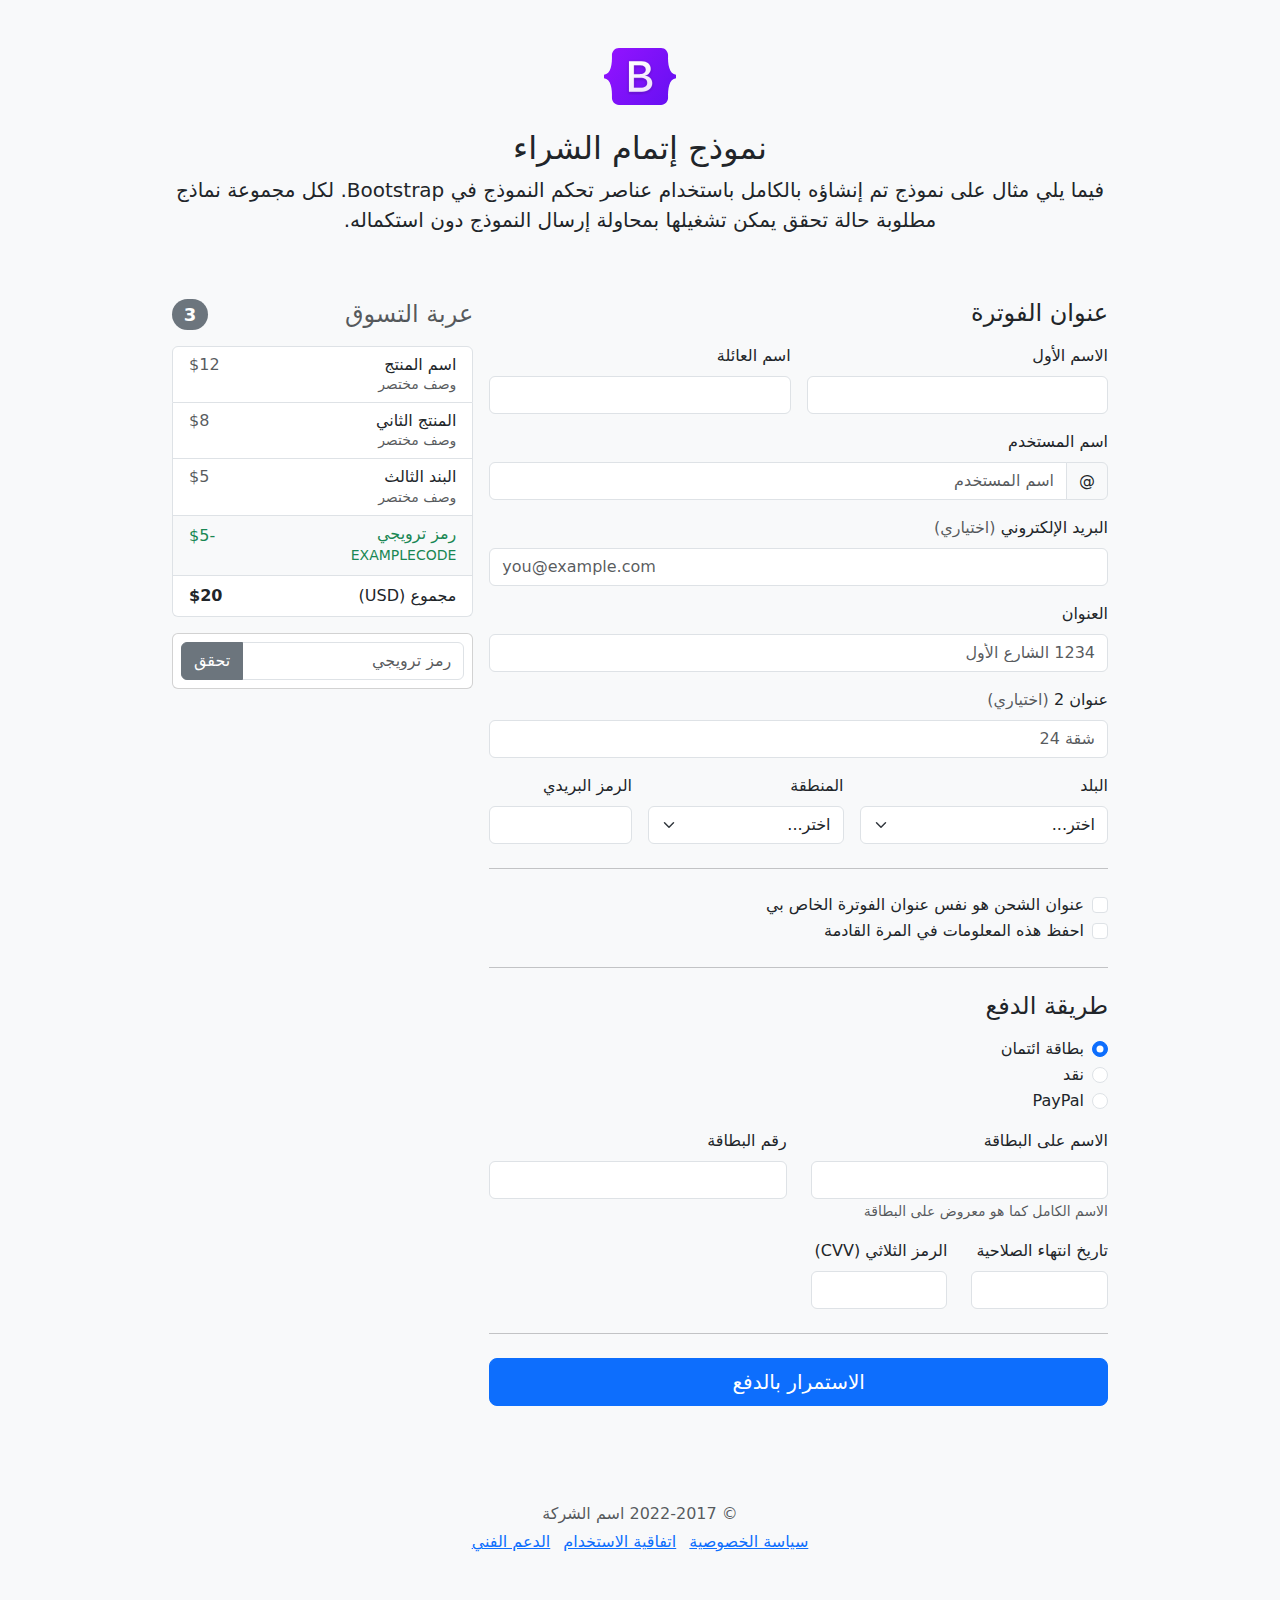
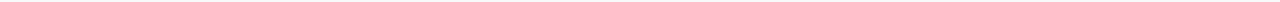
<file: bootstrap-5.3.0-alpha1-examples/checkout-rtl/index.html>
<!doctype html>
<html lang="ar" dir="rtl">
  <head>
    <meta charset="utf-8">
    <meta name="viewport" content="width=device-width, initial-scale=1">
    <meta name="description" content="">
    <meta name="author" content="Mark Otto, Jacob Thornton, and Bootstrap contributors">
    <meta name="generator" content="Hugo 0.108.0">
    <title>مثال إتمام الشراء · Bootstrap v5.3</title>

    <link rel="canonical" href="https://getbootstrap.com/docs/5.3/examples/checkout-rtl/">

    

    

<link href="../assets/dist/css/bootstrap.rtl.min.css" rel="stylesheet">

    <style>
      .bd-placeholder-img {
        font-size: 1.125rem;
        text-anchor: middle;
        -webkit-user-select: none;
        -moz-user-select: none;
        user-select: none;
      }

      @media (min-width: 768px) {
        .bd-placeholder-img-lg {
          font-size: 3.5rem;
        }
      }

      .b-example-divider {
        height: 3rem;
        background-color: rgba(0, 0, 0, .1);
        border: solid rgba(0, 0, 0, .15);
        border-width: 1px 0;
        box-shadow: inset 0 .5em 1.5em rgba(0, 0, 0, .1), inset 0 .125em .5em rgba(0, 0, 0, .15);
      }

      .b-example-vr {
        flex-shrink: 0;
        width: 1.5rem;
        height: 100vh;
      }

      .bi {
        vertical-align: -.125em;
        fill: currentColor;
      }

      .nav-scroller {
        position: relative;
        z-index: 2;
        height: 2.75rem;
        overflow-y: hidden;
      }

      .nav-scroller .nav {
        display: flex;
        flex-wrap: nowrap;
        padding-bottom: 1rem;
        margin-top: -1px;
        overflow-x: auto;
        text-align: center;
        white-space: nowrap;
        -webkit-overflow-scrolling: touch;
      }
    </style>

    
    <!-- Custom styles for this template -->
    <link href="../checkout/checkout.css" rel="stylesheet">
  </head>
  <body class="bg-light">
    
<div class="container">
  <main>
    <div class="py-5 text-center">
      <img class="d-block mx-auto mb-4" src="../assets/brand/bootstrap-logo.svg" alt="" width="72" height="57">
      <h2>نموذج إتمام الشراء</h2>
      <p class="lead">فيما يلي مثال على نموذج تم إنشاؤه بالكامل باستخدام عناصر تحكم النموذج في Bootstrap. لكل مجموعة نماذج مطلوبة حالة تحقق يمكن تشغيلها بمحاولة إرسال النموذج دون استكماله.</p>
    </div>

    <div class="row g-3">
      <div class="col-md-5 col-lg-4 order-md-last">
        <h4 class="d-flex justify-content-between align-items-center mb-3">
          <span class="text-muted">عربة التسوق</span>
          <span class="badge bg-secondary rounded-pill">3</span>
        </h4>
        <ul class="list-group mb-3">
          <li class="list-group-item d-flex justify-content-between lh-sm">
            <div>
              <h6 class="my-0">اسم المنتج</h6>
              <small class="text-muted">وصف مختصر</small>
            </div>
            <span class="text-muted">$12</span>
          </li>
          <li class="list-group-item d-flex justify-content-between lh-sm">
            <div>
              <h6 class="my-0">المنتج الثاني</h6>
              <small class="text-muted">وصف مختصر</small>
            </div>
            <span class="text-muted">$8</span>
          </li>
          <li class="list-group-item d-flex justify-content-between lh-sm">
            <div>
              <h6 class="my-0">البند الثالث</h6>
              <small class="text-muted">وصف مختصر</small>
            </div>
            <span class="text-muted">$5</span>
          </li>
          <li class="list-group-item d-flex justify-content-between bg-light">
            <div class="text-success">
              <h6 class="my-0">رمز ترويجي</h6>
              <small>EXAMPLECODE</small>
            </div>
            <span class="text-success">-$5</span>
          </li>
          <li class="list-group-item d-flex justify-content-between">
            <span>مجموع (USD)</span>
            <strong>$20</strong>
          </li>
        </ul>

        <form class="card p-2">
          <div class="input-group">
            <input type="text" class="form-control" placeholder="رمز ترويجي">
            <button type="submit" class="btn btn-secondary">تحقق</button>
          </div>
        </form>
      </div>
      <div class="col-md-7 col-lg-8">
        <h4 class="mb-3">عنوان الفوترة</h4>
        <form class="needs-validation" novalidate>
          <div class="row g-3">
            <div class="col-sm-6">
              <label for="firstName" class="form-label">الاسم الأول</label>
              <input type="text" class="form-control" id="firstName" placeholder="" value="" required>
              <div class="invalid-feedback">
                يرجى إدخال اسم أول صحيح.
              </div>
            </div>

            <div class="col-sm-6">
              <label for="lastName" class="form-label">اسم العائلة</label>
              <input type="text" class="form-control" id="lastName" placeholder="" value="" required>
              <div class="invalid-feedback">
                يرجى إدخال اسم عائلة صحيح.
              </div>
            </div>

            <div class="col-12">
              <label for="username" class="form-label">اسم المستخدم</label>
              <div class="input-group has-validation">
                <span class="input-group-text">@</span>
                <input type="text" class="form-control" id="username" placeholder="اسم المستخدم" required>
              <div class="invalid-feedback">
                اسم المستخدم الخاص بك مطلوب.
                </div>
              </div>
            </div>

            <div class="col-12">
              <label for="email" class="form-label">البريد الإلكتروني <span class="text-muted">(اختياري)</span></label>
              <input type="email" class="form-control" id="email" placeholder="you@example.com">
              <div class="invalid-feedback">
                يرجى إدخال عنوان بريد إلكتروني صحيح لتصلكم تحديثات الشحن.
              </div>
            </div>

            <div class="col-12">
              <label for="address" class="form-label">العنوان</label>
              <input type="text" class="form-control" id="address" placeholder="1234 الشارع الأول" required>
              <div class="invalid-feedback">
                يرجى إدخال عنوان الشحن الخاص بك.
              </div>
            </div>

            <div class="col-12">
              <label for="address2" class="form-label">عنوان 2 <span class="text-muted">(اختياري)</span></label>
              <input type="text" class="form-control" id="address2" placeholder="شقة 24">
            </div>

            <div class="col-md-5">
              <label for="country" class="form-label">البلد</label>
              <select class="form-select" id="country" required>
                <option value="">اختر...</option>
                <option>الولايات المتحدة الأمريكية</option>
              </select>
              <div class="invalid-feedback">
                يرجى اختيار بلد صحيح.
              </div>
            </div>

            <div class="col-md-4">
              <label for="state" class="form-label">المنطقة</label>
              <select class="form-select" id="state" required>
                <option value="">اختر...</option>
                <option>كاليفورنيا</option>
              </select>
              <div class="invalid-feedback">
                يرجى اختيار اسم منطقة صحيح.
              </div>
            </div>

            <div class="col-md-3">
              <label for="zip" class="form-label">الرمز البريدي</label>
              <input type="text" class="form-control" id="zip" placeholder="" required>
              <div class="invalid-feedback">
                الرمز البريدي مطلوب.
              </div>
            </div>
          </div>

          <hr class="my-4">

          <div class="form-check">
            <input type="checkbox" class="form-check-input" id="same-address">
            <label class="form-check-label" for="same-address">عنوان الشحن هو نفس عنوان الفوترة الخاص بي</label>
          </div>

          <div class="form-check">
            <input type="checkbox" class="form-check-input" id="save-info">
            <label class="form-check-label" for="save-info">احفظ هذه المعلومات في المرة القادمة</label>
          </div>

          <hr class="my-4">

          <h4 class="mb-3">طريقة الدفع</h4>

          <div class="my-3">
            <div class="form-check">
              <input id="credit" name="paymentMethod" type="radio" class="form-check-input" checked required>
              <label class="form-check-label" for="credit">بطاقة ائتمان</label>
            </div>
            <div class="form-check">
              <input id="cash" name="paymentMethod" type="radio" class="form-check-input" required>
              <label class="form-check-label" for="cash">نقد</label>
            </div>
            <div class="form-check">
              <input id="paypal" name="paymentMethod" type="radio" class="form-check-input" required>
              <label class="form-check-label" for="paypal">PayPal</label>
            </div>
          </div>

          <div class="row gy-3">
            <div class="col-md-6">
              <label for="cc-name" class="form-label">الاسم على البطاقة</label>
              <input type="text" class="form-control" id="cc-name" placeholder="" required>
              <small class="text-muted">الاسم الكامل كما هو معروض على البطاقة</small>
              <div class="invalid-feedback">
                الاسم على البطاقة مطلوب
              </div>
            </div>

            <div class="col-md-6">
              <label for="cc-number" class="form-label">رقم البطاقة</label>
              <input type="text" class="form-control" id="cc-number" placeholder="" required>
              <div class="invalid-feedback">
                رقم بطاقة الائتمان مطلوب
              </div>
            </div>

            <div class="col-md-3">
              <label for="cc-expiration" class="form-label">تاريخ انتهاء الصلاحية</label>
              <input type="text" class="form-control" id="cc-expiration" placeholder="" required>
              <div class="invalid-feedback">
                تاريخ انتهاء الصلاحية مطلوب
              </div>
            </div>

            <div class="col-md-3">
              <label for="cc-cvv" class="form-label">الرمز الثلاثي (CVV)</label>
              <input type="text" class="form-control" id="cc-cvv" placeholder="" required>
              <div class="invalid-feedback">
                رمز الحماية مطلوب
              </div>
            </div>
          </div>

          <hr class="my-4">

          <button class="w-100 btn btn-primary btn-lg" type="submit">الاستمرار بالدفع</button>
        </form>
      </div>
    </div>
  </main>
  <footer class="my-5 pt-5 text-muted text-center text-small">
    <p class="mb-1">&copy; 2022-2017 اسم الشركة</p>
    <ul class="list-inline">
      <li class="list-inline-item"><a href="#">سياسة الخصوصية</a></li>
      <li class="list-inline-item"><a href="#">اتفاقية الاستخدام</a></li>
      <li class="list-inline-item"><a href="#">الدعم الفني</a></li>
    </ul>
  </footer>
</div>


    <script src="../assets/dist/js/bootstrap.bundle.min.js"></script>

      <script src="../checkout/checkout.js"></script>
  </body>
</html>
</file>
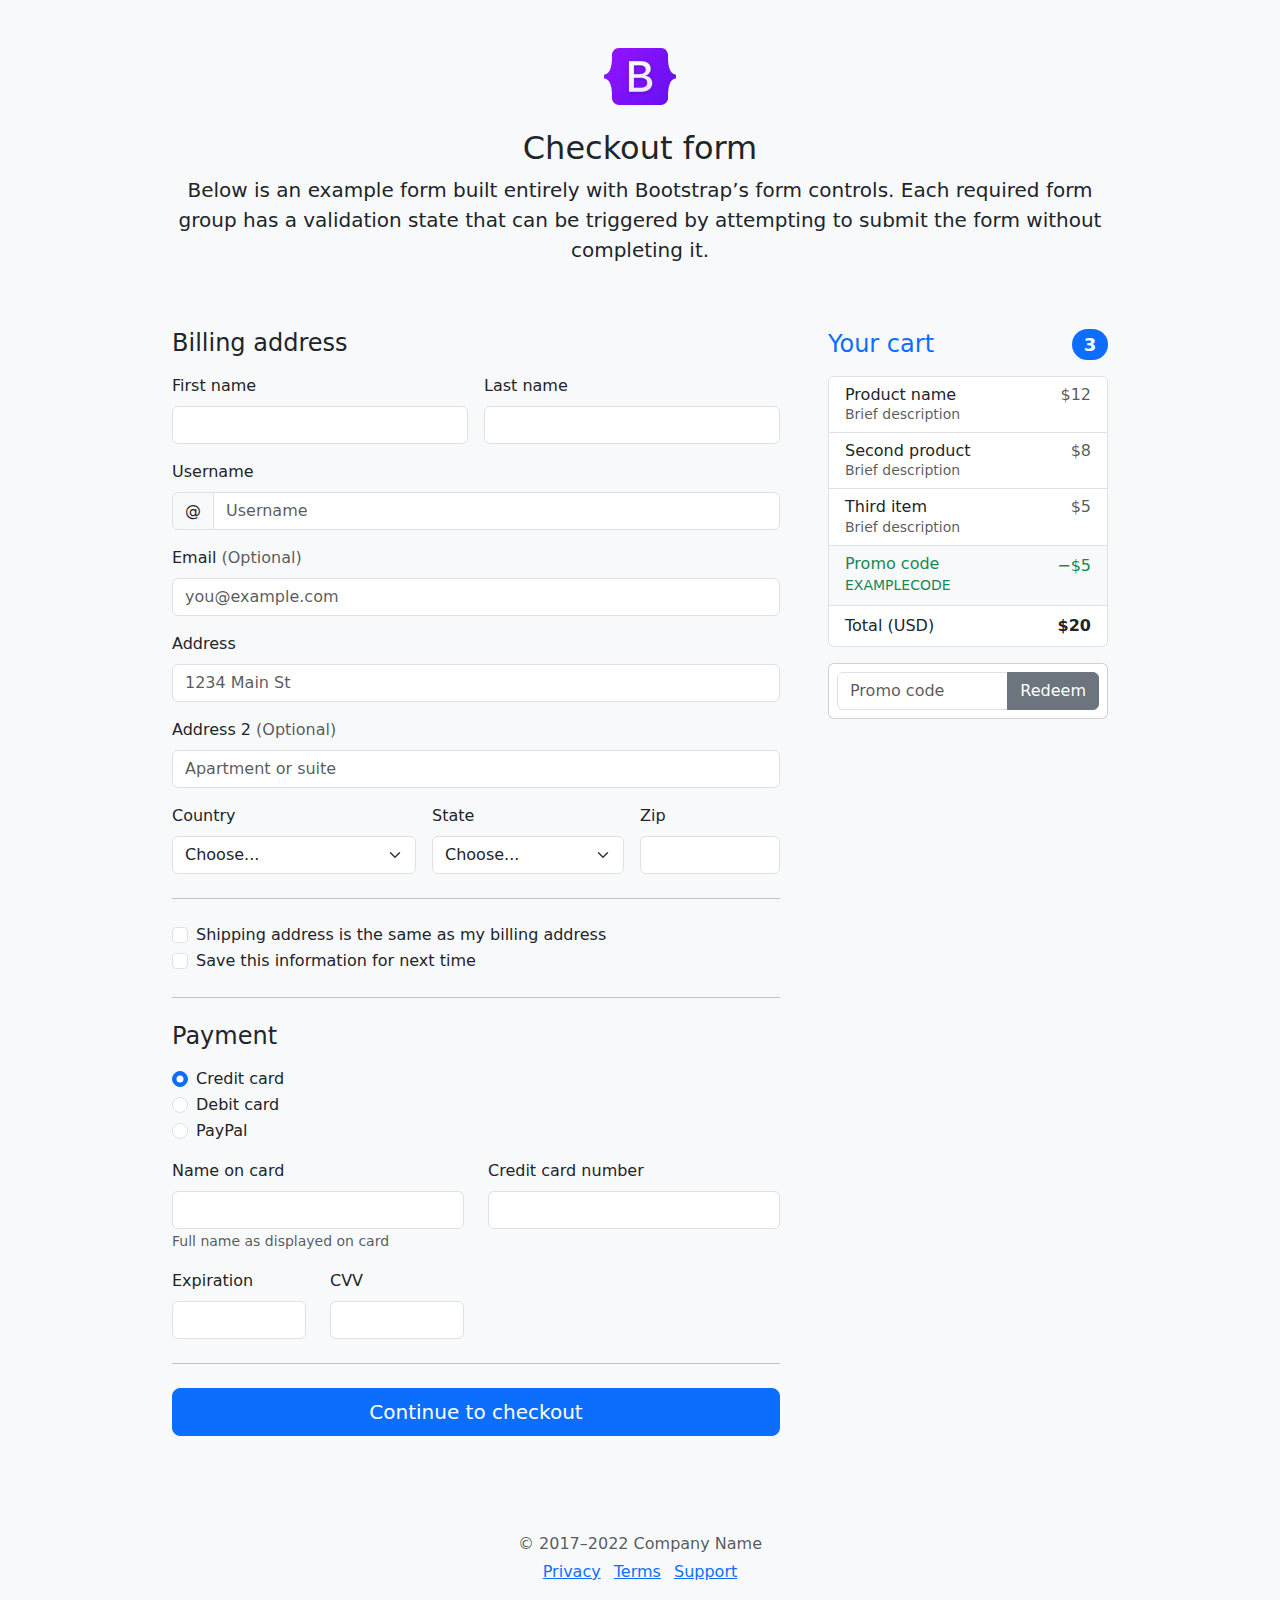
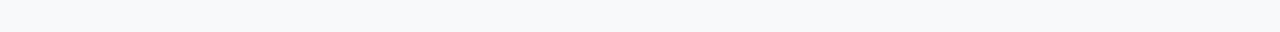
<file: bootstrap-5.3.0-alpha1-examples/checkout/index.html>
<!doctype html>
<html lang="en">
  <head>
    <meta charset="utf-8">
    <meta name="viewport" content="width=device-width, initial-scale=1">
    <meta name="description" content="">
    <meta name="author" content="Mark Otto, Jacob Thornton, and Bootstrap contributors">
    <meta name="generator" content="Hugo 0.108.0">
    <title>Checkout example · Bootstrap v5.3</title>

    <link rel="canonical" href="https://getbootstrap.com/docs/5.3/examples/checkout/">

    

    

<link href="../assets/dist/css/bootstrap.min.css" rel="stylesheet">

    <style>
      .bd-placeholder-img {
        font-size: 1.125rem;
        text-anchor: middle;
        -webkit-user-select: none;
        -moz-user-select: none;
        user-select: none;
      }

      @media (min-width: 768px) {
        .bd-placeholder-img-lg {
          font-size: 3.5rem;
        }
      }

      .b-example-divider {
        height: 3rem;
        background-color: rgba(0, 0, 0, .1);
        border: solid rgba(0, 0, 0, .15);
        border-width: 1px 0;
        box-shadow: inset 0 .5em 1.5em rgba(0, 0, 0, .1), inset 0 .125em .5em rgba(0, 0, 0, .15);
      }

      .b-example-vr {
        flex-shrink: 0;
        width: 1.5rem;
        height: 100vh;
      }

      .bi {
        vertical-align: -.125em;
        fill: currentColor;
      }

      .nav-scroller {
        position: relative;
        z-index: 2;
        height: 2.75rem;
        overflow-y: hidden;
      }

      .nav-scroller .nav {
        display: flex;
        flex-wrap: nowrap;
        padding-bottom: 1rem;
        margin-top: -1px;
        overflow-x: auto;
        text-align: center;
        white-space: nowrap;
        -webkit-overflow-scrolling: touch;
      }
    </style>

    
    <!-- Custom styles for this template -->
    <link href="checkout.css" rel="stylesheet">
  </head>
  <body class="bg-light">
    
<div class="container">
  <main>
    <div class="py-5 text-center">
      <img class="d-block mx-auto mb-4" src="../assets/brand/bootstrap-logo.svg" alt="" width="72" height="57">
      <h2>Checkout form</h2>
      <p class="lead">Below is an example form built entirely with Bootstrap’s form controls. Each required form group has a validation state that can be triggered by attempting to submit the form without completing it.</p>
    </div>

    <div class="row g-5">
      <div class="col-md-5 col-lg-4 order-md-last">
        <h4 class="d-flex justify-content-between align-items-center mb-3">
          <span class="text-primary">Your cart</span>
          <span class="badge bg-primary rounded-pill">3</span>
        </h4>
        <ul class="list-group mb-3">
          <li class="list-group-item d-flex justify-content-between lh-sm">
            <div>
              <h6 class="my-0">Product name</h6>
              <small class="text-muted">Brief description</small>
            </div>
            <span class="text-muted">$12</span>
          </li>
          <li class="list-group-item d-flex justify-content-between lh-sm">
            <div>
              <h6 class="my-0">Second product</h6>
              <small class="text-muted">Brief description</small>
            </div>
            <span class="text-muted">$8</span>
          </li>
          <li class="list-group-item d-flex justify-content-between lh-sm">
            <div>
              <h6 class="my-0">Third item</h6>
              <small class="text-muted">Brief description</small>
            </div>
            <span class="text-muted">$5</span>
          </li>
          <li class="list-group-item d-flex justify-content-between bg-light">
            <div class="text-success">
              <h6 class="my-0">Promo code</h6>
              <small>EXAMPLECODE</small>
            </div>
            <span class="text-success">−$5</span>
          </li>
          <li class="list-group-item d-flex justify-content-between">
            <span>Total (USD)</span>
            <strong>$20</strong>
          </li>
        </ul>

        <form class="card p-2">
          <div class="input-group">
            <input type="text" class="form-control" placeholder="Promo code">
            <button type="submit" class="btn btn-secondary">Redeem</button>
          </div>
        </form>
      </div>
      <div class="col-md-7 col-lg-8">
        <h4 class="mb-3">Billing address</h4>
        <form class="needs-validation" novalidate>
          <div class="row g-3">
            <div class="col-sm-6">
              <label for="firstName" class="form-label">First name</label>
              <input type="text" class="form-control" id="firstName" placeholder="" value="" required>
              <div class="invalid-feedback">
                Valid first name is required.
              </div>
            </div>

            <div class="col-sm-6">
              <label for="lastName" class="form-label">Last name</label>
              <input type="text" class="form-control" id="lastName" placeholder="" value="" required>
              <div class="invalid-feedback">
                Valid last name is required.
              </div>
            </div>

            <div class="col-12">
              <label for="username" class="form-label">Username</label>
              <div class="input-group has-validation">
                <span class="input-group-text">@</span>
                <input type="text" class="form-control" id="username" placeholder="Username" required>
              <div class="invalid-feedback">
                  Your username is required.
                </div>
              </div>
            </div>

            <div class="col-12">
              <label for="email" class="form-label">Email <span class="text-muted">(Optional)</span></label>
              <input type="email" class="form-control" id="email" placeholder="you@example.com">
              <div class="invalid-feedback">
                Please enter a valid email address for shipping updates.
              </div>
            </div>

            <div class="col-12">
              <label for="address" class="form-label">Address</label>
              <input type="text" class="form-control" id="address" placeholder="1234 Main St" required>
              <div class="invalid-feedback">
                Please enter your shipping address.
              </div>
            </div>

            <div class="col-12">
              <label for="address2" class="form-label">Address 2 <span class="text-muted">(Optional)</span></label>
              <input type="text" class="form-control" id="address2" placeholder="Apartment or suite">
            </div>

            <div class="col-md-5">
              <label for="country" class="form-label">Country</label>
              <select class="form-select" id="country" required>
                <option value="">Choose...</option>
                <option>United States</option>
              </select>
              <div class="invalid-feedback">
                Please select a valid country.
              </div>
            </div>

            <div class="col-md-4">
              <label for="state" class="form-label">State</label>
              <select class="form-select" id="state" required>
                <option value="">Choose...</option>
                <option>California</option>
              </select>
              <div class="invalid-feedback">
                Please provide a valid state.
              </div>
            </div>

            <div class="col-md-3">
              <label for="zip" class="form-label">Zip</label>
              <input type="text" class="form-control" id="zip" placeholder="" required>
              <div class="invalid-feedback">
                Zip code required.
              </div>
            </div>
          </div>

          <hr class="my-4">

          <div class="form-check">
            <input type="checkbox" class="form-check-input" id="same-address">
            <label class="form-check-label" for="same-address">Shipping address is the same as my billing address</label>
          </div>

          <div class="form-check">
            <input type="checkbox" class="form-check-input" id="save-info">
            <label class="form-check-label" for="save-info">Save this information for next time</label>
          </div>

          <hr class="my-4">

          <h4 class="mb-3">Payment</h4>

          <div class="my-3">
            <div class="form-check">
              <input id="credit" name="paymentMethod" type="radio" class="form-check-input" checked required>
              <label class="form-check-label" for="credit">Credit card</label>
            </div>
            <div class="form-check">
              <input id="debit" name="paymentMethod" type="radio" class="form-check-input" required>
              <label class="form-check-label" for="debit">Debit card</label>
            </div>
            <div class="form-check">
              <input id="paypal" name="paymentMethod" type="radio" class="form-check-input" required>
              <label class="form-check-label" for="paypal">PayPal</label>
            </div>
          </div>

          <div class="row gy-3">
            <div class="col-md-6">
              <label for="cc-name" class="form-label">Name on card</label>
              <input type="text" class="form-control" id="cc-name" placeholder="" required>
              <small class="text-muted">Full name as displayed on card</small>
              <div class="invalid-feedback">
                Name on card is required
              </div>
            </div>

            <div class="col-md-6">
              <label for="cc-number" class="form-label">Credit card number</label>
              <input type="text" class="form-control" id="cc-number" placeholder="" required>
              <div class="invalid-feedback">
                Credit card number is required
              </div>
            </div>

            <div class="col-md-3">
              <label for="cc-expiration" class="form-label">Expiration</label>
              <input type="text" class="form-control" id="cc-expiration" placeholder="" required>
              <div class="invalid-feedback">
                Expiration date required
              </div>
            </div>

            <div class="col-md-3">
              <label for="cc-cvv" class="form-label">CVV</label>
              <input type="text" class="form-control" id="cc-cvv" placeholder="" required>
              <div class="invalid-feedback">
                Security code required
              </div>
            </div>
          </div>

          <hr class="my-4">

          <button class="w-100 btn btn-primary btn-lg" type="submit">Continue to checkout</button>
        </form>
      </div>
    </div>
  </main>

  <footer class="my-5 pt-5 text-muted text-center text-small">
    <p class="mb-1">&copy; 2017–2022 Company Name</p>
    <ul class="list-inline">
      <li class="list-inline-item"><a href="#">Privacy</a></li>
      <li class="list-inline-item"><a href="#">Terms</a></li>
      <li class="list-inline-item"><a href="#">Support</a></li>
    </ul>
  </footer>
</div>


    <script src="../assets/dist/js/bootstrap.bundle.min.js"></script>

      <script src="checkout.js"></script>
  </body>
</html>
</file>
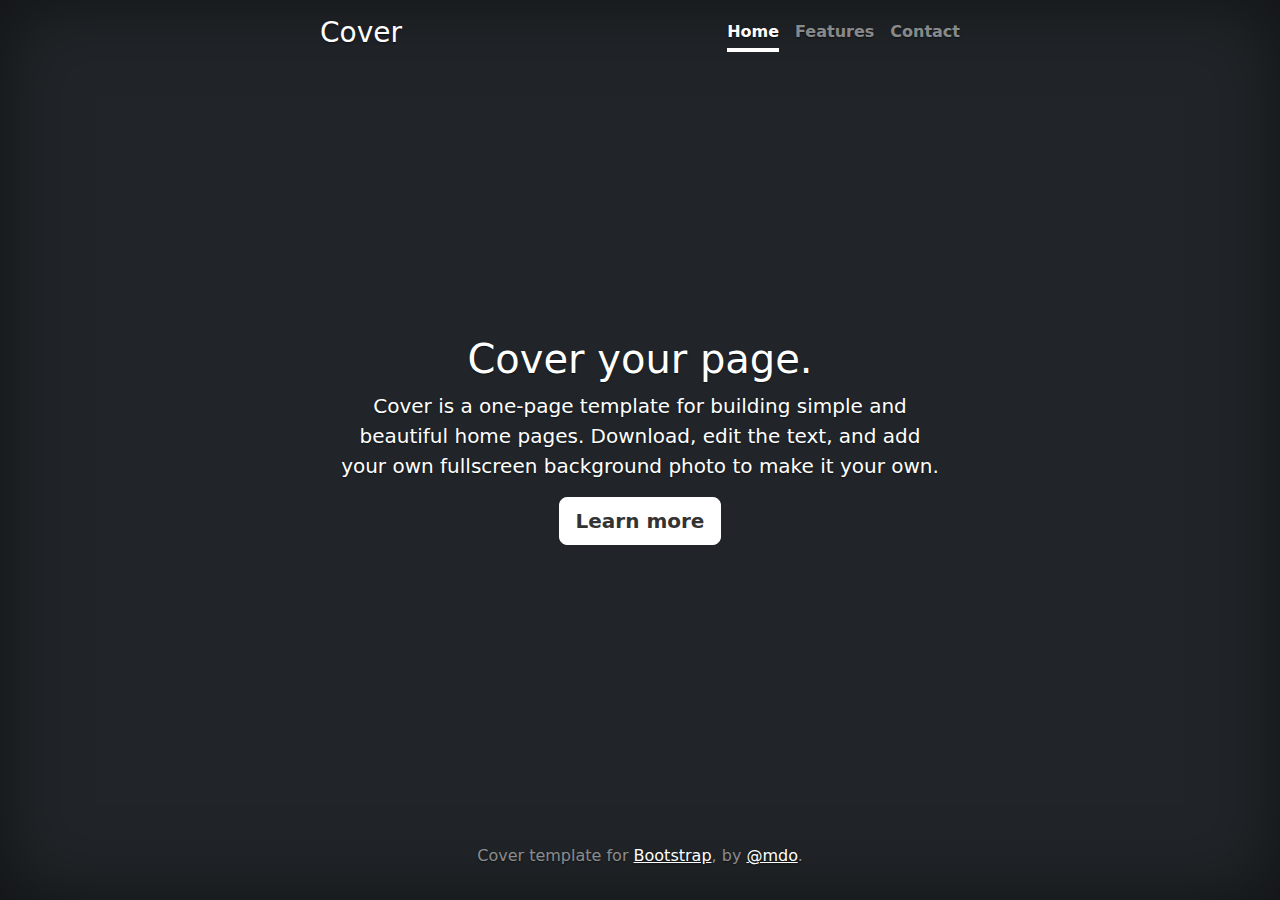
<file: bootstrap-5.3.0-alpha1-examples/cover/index.html>
<!doctype html>
<html lang="en" class="h-100">
  <head>
    <meta charset="utf-8">
    <meta name="viewport" content="width=device-width, initial-scale=1">
    <meta name="description" content="">
    <meta name="author" content="Mark Otto, Jacob Thornton, and Bootstrap contributors">
    <meta name="generator" content="Hugo 0.108.0">
    <title>Cover Template · Bootstrap v5.3</title>

    <link rel="canonical" href="https://getbootstrap.com/docs/5.3/examples/cover/">

    

    

<link href="../assets/dist/css/bootstrap.min.css" rel="stylesheet">

    <style>
      .bd-placeholder-img {
        font-size: 1.125rem;
        text-anchor: middle;
        -webkit-user-select: none;
        -moz-user-select: none;
        user-select: none;
      }

      @media (min-width: 768px) {
        .bd-placeholder-img-lg {
          font-size: 3.5rem;
        }
      }

      .b-example-divider {
        height: 3rem;
        background-color: rgba(0, 0, 0, .1);
        border: solid rgba(0, 0, 0, .15);
        border-width: 1px 0;
        box-shadow: inset 0 .5em 1.5em rgba(0, 0, 0, .1), inset 0 .125em .5em rgba(0, 0, 0, .15);
      }

      .b-example-vr {
        flex-shrink: 0;
        width: 1.5rem;
        height: 100vh;
      }

      .bi {
        vertical-align: -.125em;
        fill: currentColor;
      }

      .nav-scroller {
        position: relative;
        z-index: 2;
        height: 2.75rem;
        overflow-y: hidden;
      }

      .nav-scroller .nav {
        display: flex;
        flex-wrap: nowrap;
        padding-bottom: 1rem;
        margin-top: -1px;
        overflow-x: auto;
        text-align: center;
        white-space: nowrap;
        -webkit-overflow-scrolling: touch;
      }
    </style>

    
    <!-- Custom styles for this template -->
    <link href="cover.css" rel="stylesheet">
  </head>
  <body class="d-flex h-100 text-center text-bg-dark">
    
<div class="cover-container d-flex w-100 h-100 p-3 mx-auto flex-column">
  <header class="mb-auto">
    <div>
      <h3 class="float-md-start mb-0">Cover</h3>
      <nav class="nav nav-masthead justify-content-center float-md-end">
        <a class="nav-link fw-bold py-1 px-0 active" aria-current="page" href="#">Home</a>
        <a class="nav-link fw-bold py-1 px-0" href="#">Features</a>
        <a class="nav-link fw-bold py-1 px-0" href="#">Contact</a>
      </nav>
    </div>
  </header>

  <main class="px-3">
    <h1>Cover your page.</h1>
    <p class="lead">Cover is a one-page template for building simple and beautiful home pages. Download, edit the text, and add your own fullscreen background photo to make it your own.</p>
    <p class="lead">
      <a href="#" class="btn btn-lg btn-light fw-bold border-white bg-white">Learn more</a>
    </p>
  </main>

  <footer class="mt-auto text-white-50">
    <p>Cover template for <a href="https://getbootstrap.com/" class="text-white">Bootstrap</a>, by <a href="https://twitter.com/mdo" class="text-white">@mdo</a>.</p>
  </footer>
</div>


    
  </body>
</html>
</file>
<file: bootstrap-5.3.0-alpha1-examples/blog/blog.rtl.css>
/* stylelint-disable selector-list-comma-newline-after */

.blog-header {
  border-bottom: 1px solid #e5e5e5;
}

.blog-header-logo {
  font-family: Amiri, Georgia, "Times New Roman", serif;
  font-size: 2.25rem;
}

.blog-header-logo:hover {
  text-decoration: none;
}

h1, h2, h3, h4, h5, h6 {
  font-family: Amiri, Georgia, "Times New Roman", serif;
}

.display-4 {
  font-size: 2.5rem;
}
@media (min-width: 768px) {
  .display-4 {
    font-size: 3rem;
  }
}

.flex-auto {
  flex: 0 0 auto;
}

.h-250 { height: 250px; }
@media (min-width: 768px) {
  .h-md-250 { height: 250px; }
}

/* Pagination */
.blog-pagination {
  margin-bottom: 4rem;
}

/*
 * Blog posts
 */
.blog-post {
  margin-bottom: 4rem;
}
.blog-post-title {
  font-size: 2.5rem;
}
.blog-post-meta {
  margin-bottom: 1.25rem;
  color: #727272;
}

/*
 * Footer
 */
.blog-footer {
  padding: 2.5rem 0;
  color: #727272;
  text-align: center;
  background-color: #f9f9f9;
  border-top: .05rem solid #e5e5e5;
}
.blog-footer p:last-child {
  margin-bottom: 0;
}
</file>
<file: bootstrap-5.3.0-alpha1-examples/blog/blog.css>
/* stylelint-disable selector-list-comma-newline-after */

.blog-header {
  border-bottom: 1px solid #e5e5e5;
}

.blog-header-logo {
  font-family: "Playfair Display", Georgia, "Times New Roman", serif/*rtl:Amiri, Georgia, "Times New Roman", serif*/;
  font-size: 2.25rem;
}

.blog-header-logo:hover {
  text-decoration: none;
}

h1, h2, h3, h4, h5, h6 {
  font-family: "Playfair Display", Georgia, "Times New Roman", serif/*rtl:Amiri, Georgia, "Times New Roman", serif*/;
}

.display-4 {
  font-size: 2.5rem;
}
@media (min-width: 768px) {
  .display-4 {
    font-size: 3rem;
  }
}

.flex-auto {
  flex: 0 0 auto;
}

.h-250 { height: 250px; }
@media (min-width: 768px) {
  .h-md-250 { height: 250px; }
}

/* Pagination */
.blog-pagination {
  margin-bottom: 4rem;
}

/*
 * Blog posts
 */
.blog-post {
  margin-bottom: 4rem;
}
.blog-post-title {
  font-size: 2.5rem;
}
.blog-post-meta {
  margin-bottom: 1.25rem;
  color: #727272;
}

/*
 * Footer
 */
.blog-footer {
  padding: 2.5rem 0;
  color: #727272;
  text-align: center;
  background-color: #f9f9f9;
  border-top: .05rem solid #e5e5e5;
}
.blog-footer p:last-child {
  margin-bottom: 0;
}
</file>
<file: bootstrap-5.3.0-alpha1-examples/carousel/carousel.rtl.css>
/* GLOBAL STYLES
-------------------------------------------------- */
/* Padding below the footer and lighter body text */

body {
  padding-top: 3rem;
  padding-bottom: 3rem;
  color: #5a5a5a;
}


/* CUSTOMIZE THE CAROUSEL
-------------------------------------------------- */

/* Carousel base class */
.carousel {
  margin-bottom: 4rem;
}
/* Since positioning the image, we need to help out the caption */
.carousel-caption {
  bottom: 3rem;
  z-index: 10;
}

/* Declare heights because of positioning of img element */
.carousel-item {
  height: 32rem;
}


/* MARKETING CONTENT
-------------------------------------------------- */

/* Center align the text within the three columns below the carousel */
.marketing .col-lg-4 {
  margin-bottom: 1.5rem;
  text-align: center;
}
.marketing .col-lg-4 p {
  margin-right: .75rem;
  margin-left: .75rem;
}


/* Featurettes
------------------------- */

.featurette-divider {
  margin: 5rem 0; /* Space out the Bootstrap <hr> more */
}

/* Thin out the marketing headings */

/* RESPONSIVE CSS
-------------------------------------------------- */

@media (min-width: 40em) {
  /* Bump up size of carousel content */
  .carousel-caption p {
    margin-bottom: 1.25rem;
    font-size: 1.25rem;
    line-height: 1.4;
  }

  .featurette-heading {
    font-size: 50px;
  }
}

@media (min-width: 62em) {
  .featurette-heading {
    margin-top: 7rem;
  }
}
</file>
<file: bootstrap-5.3.0-alpha1-examples/carousel/carousel.css>
/* GLOBAL STYLES
-------------------------------------------------- */
/* Padding below the footer and lighter body text */

body {
  padding-top: 3rem;
  padding-bottom: 3rem;
  color: #5a5a5a;
}


/* CUSTOMIZE THE CAROUSEL
-------------------------------------------------- */

/* Carousel base class */
.carousel {
  margin-bottom: 4rem;
}
/* Since positioning the image, we need to help out the caption */
.carousel-caption {
  bottom: 3rem;
  z-index: 10;
}

/* Declare heights because of positioning of img element */
.carousel-item {
  height: 32rem;
}


/* MARKETING CONTENT
-------------------------------------------------- */

/* Center align the text within the three columns below the carousel */
.marketing .col-lg-4 {
  margin-bottom: 1.5rem;
  text-align: center;
}
/* rtl:begin:ignore */
.marketing .col-lg-4 p {
  margin-right: .75rem;
  margin-left: .75rem;
}
/* rtl:end:ignore */


/* Featurettes
------------------------- */

.featurette-divider {
  margin: 5rem 0; /* Space out the Bootstrap <hr> more */
}

/* Thin out the marketing headings */
/* rtl:begin:remove */
.featurette-heading {
  letter-spacing: -.05rem;
}

/* rtl:end:remove */

/* RESPONSIVE CSS
-------------------------------------------------- */

@media (min-width: 40em) {
  /* Bump up size of carousel content */
  .carousel-caption p {
    margin-bottom: 1.25rem;
    font-size: 1.25rem;
    line-height: 1.4;
  }

  .featurette-heading {
    font-size: 50px;
  }
}

@media (min-width: 62em) {
  .featurette-heading {
    margin-top: 7rem;
  }
}
</file>
<file: bootstrap-5.3.0-alpha1-examples/checkout/checkout.css>
.container {
  max-width: 960px;
}
</file>
<file: bootstrap-5.3.0-alpha1-examples/cover/cover.css>
/*
 * Globals
 */


/* Custom default button */
.btn-light,
.btn-light:hover,
.btn-light:focus {
  color: #333;
  text-shadow: none; /* Prevent inheritance from `body` */
}


/*
 * Base structure
 */

body {
  text-shadow: 0 .05rem .1rem rgba(0, 0, 0, .5);
  box-shadow: inset 0 0 5rem rgba(0, 0, 0, .5);
}

.cover-container {
  max-width: 42em;
}


/*
 * Header
 */

.nav-masthead .nav-link {
  color: rgba(255, 255, 255, .5);
  border-bottom: .25rem solid transparent;
}

.nav-masthead .nav-link:hover,
.nav-masthead .nav-link:focus {
  border-bottom-color: rgba(255, 255, 255, .25);
}

.nav-masthead .nav-link + .nav-link {
  margin-left: 1rem;
}

.nav-masthead .active {
  color: #fff;
  border-bottom-color: #fff;
}
</file>
<file: bootstrap-5.3.0-alpha1-examples/cheatsheet/cheatsheet.rtl.css>
body {
  scroll-behavior: smooth;
}

/**
 * Bootstrap "Journal code" icon
 * @link https://icons.getbootstrap.com/icons/journal-code/
 */
.bd-heading a::before {
  display: inline-block;
  width: 1em;
  height: 1em;
  margin-left: .25rem;
  content: "";
  background-image: url("data:image/svg+xml,%3Csvg xmlns='http://www.w3.org/2000/svg' fill='%25230d6efd' viewBox='0 0 16 16'%3E%3Cpath d='M4 1h8a2 2 0 0 1 2 2v10a2 2 0 0 1-2 2H4a2 2 0 0 1-2-2h1a1 1 0 0 0 1 1h8a1 1 0 0 0 1-1V3a1 1 0 0 0-1-1H4a1 1 0 0 0-1 1H2a2 2 0 0 1 2-2z'/%3E%3Cpath d='M2 5v-.5a.5.5 0 0 1 1 0V5h.5a.5.5 0 0 1 0 1h-2a.5.5 0 0 1 0-1H2zm0 3v-.5a.5.5 0 0 1 1 0V8h.5a.5.5 0 0 1 0 1h-2a.5.5 0 0 1 0-1H2zm0 3v-.5a.5.5 0 0 1 1 0v.5h.5a.5.5 0 0 1 0 1h-2a.5.5 0 0 1 0-1H2z'/%3E%3Cpath fill-rule='evenodd' d='M8.646 5.646a.5.5 0 0 1 .708 0l2 2a.5.5 0 0 1 0 .708l-2 2a.5.5 0 0 1-.708-.708L10.293 8 8.646 6.354a.5.5 0 0 1 0-.708zm-1.292 0a.5.5 0 0 0-.708 0l-2 2a.5.5 0 0 0 0 .708l2 2a.5.5 0 0 0 .708-.708L5.707 8l1.647-1.646a.5.5 0 0 0 0-.708z'/%3E%3C/svg%3E");
  background-size: 1em;
}

/* stylelint-disable-next-line selector-max-universal */
.bd-heading + div > * + * {
  margin-top: 3rem;
}

/* Table of contents */
.bd-aside a {
  padding: .1875rem .5rem;
  margin-top: .125rem;
  margin-right: .3125rem;
  color: rgba(0, 0, 0, .65);
}

.bd-aside a:hover,
.bd-aside a:focus {
  color: rgba(0, 0, 0, .85);
  background-color: rgba(121, 82, 179, .1);
}

.bd-aside .active {
  font-weight: 600;
  color: rgba(0, 0, 0, .85);
}

.bd-aside .btn {
  padding: .25rem .5rem;
  font-weight: 600;
  color: rgba(0, 0, 0, .65);
}

.bd-aside .btn:hover,
.bd-aside .btn:focus {
  color: rgba(0, 0, 0, .85);
  background-color: rgba(121, 82, 179, .1);
}

.bd-aside .btn:focus {
  box-shadow: 0 0 0 1px rgba(121, 82, 179, .7);
}

.bd-aside .btn::before {
  width: 1.25em;
  line-height: 0;
  content: url("data:image/svg+xml,%3csvg xmlns='http://www.w3.org/2000/svg' width='16' height='16' viewBox='0 0 16 16'%3e%3cpath fill='none' stroke='rgba%280,0,0,.5%29' stroke-linecap='round' stroke-linejoin='round' stroke-width='2' d='M5 14l6-6-6-6'/%3e%3c/svg%3e");
  transition: transform .35s ease;
  transform: rotate(180deg) translateX(-2px);
  transform-origin: .5em 50%;
}

.bd-aside .btn[aria-expanded="true"]::before {
  transform: rotate(90deg);
}


/* Examples */
.scrollspy-example {
  height: 200px;
}

[id="modal"] .bd-example .btn,
[id="buttons"] .bd-example .btn,
[id="tooltips"] .bd-example .btn,
[id="popovers"] .bd-example .btn,
[id="dropdowns"] .bd-example .btn-group,
[id="dropdowns"] .bd-example .dropdown,
[id="dropdowns"] .bd-example .dropup,
[id="dropdowns"] .bd-example .dropend,
[id="dropdowns"] .bd-example .dropstart {
  margin: 0 0 1rem 1rem;
}

/* Layout */
@media (min-width: 1200px) {
  body {
    display: grid;
    grid-template-rows: auto;
    grid-template-columns: 1fr 4fr 1fr;
    gap: 1rem;
  }

  .bd-header {
    position: fixed;
    top: 0;
    right: 0;
    left: 0;
    z-index: 1030;
    grid-column: 1 / span 3;
  }

  .bd-aside,
  .bd-cheatsheet {
    padding-top: 4rem;
  }

  /**
   * 1. Too bad only Firefox supports subgrids ATM
   */
  .bd-cheatsheet,
  .bd-cheatsheet section,
  .bd-cheatsheet article {
    display: inherit; /* 1 */
    grid-template-rows: auto;
    grid-template-columns: 1fr 4fr;
    grid-column: 1 / span 2;
    gap: inherit; /* 1 */
  }

  .bd-aside {
    grid-area: 1 / 3;
    scroll-margin-top: 4rem;
  }

  .bd-cheatsheet section,
  .bd-cheatsheet section > h2 {
    top: 2rem;
    scroll-margin-top: 2rem;
  }

  .bd-cheatsheet section > h2::before {
    position: absolute;
    top: 0;
    right: 0;
    bottom: -2rem;
    left: 0;
    z-index: -1;
    content: "";
    background-image: linear-gradient(to bottom, rgba(255, 255, 255, 1) calc(100% - 3rem), rgba(255, 255, 255, .01));
  }

  .bd-cheatsheet article,
  .bd-cheatsheet .bd-heading {
    top: 8rem;
    scroll-margin-top: 8rem;
  }

  .bd-cheatsheet .bd-heading {
    z-index: 1;
  }
}
</file>
<file: bootstrap-5.3.0-alpha1-examples/cheatsheet/cheatsheet.css>
body {
  scroll-behavior: smooth;
}

/**
 * Bootstrap "Journal code" icon
 * @link https://icons.getbootstrap.com/icons/journal-code/
 */
.bd-heading a::before {
  display: inline-block;
  width: 1em;
  height: 1em;
  margin-right: .25rem;
  content: "";
  background-image: url("data:image/svg+xml,%3Csvg xmlns='http://www.w3.org/2000/svg' fill='%25230d6efd' viewBox='0 0 16 16'%3E%3Cpath d='M4 1h8a2 2 0 0 1 2 2v10a2 2 0 0 1-2 2H4a2 2 0 0 1-2-2h1a1 1 0 0 0 1 1h8a1 1 0 0 0 1-1V3a1 1 0 0 0-1-1H4a1 1 0 0 0-1 1H2a2 2 0 0 1 2-2z'/%3E%3Cpath d='M2 5v-.5a.5.5 0 0 1 1 0V5h.5a.5.5 0 0 1 0 1h-2a.5.5 0 0 1 0-1H2zm0 3v-.5a.5.5 0 0 1 1 0V8h.5a.5.5 0 0 1 0 1h-2a.5.5 0 0 1 0-1H2zm0 3v-.5a.5.5 0 0 1 1 0v.5h.5a.5.5 0 0 1 0 1h-2a.5.5 0 0 1 0-1H2z'/%3E%3Cpath fill-rule='evenodd' d='M8.646 5.646a.5.5 0 0 1 .708 0l2 2a.5.5 0 0 1 0 .708l-2 2a.5.5 0 0 1-.708-.708L10.293 8 8.646 6.354a.5.5 0 0 1 0-.708zm-1.292 0a.5.5 0 0 0-.708 0l-2 2a.5.5 0 0 0 0 .708l2 2a.5.5 0 0 0 .708-.708L5.707 8l1.647-1.646a.5.5 0 0 0 0-.708z'/%3E%3C/svg%3E");
  background-size: 1em;
}

/* stylelint-disable-next-line selector-max-universal */
.bd-heading + div > * + * {
  margin-top: 3rem;
}

/* Table of contents */
.bd-aside a {
  padding: .1875rem .5rem;
  margin-top: .125rem;
  margin-left: .3125rem;
  color: rgba(0, 0, 0, .65);
}

.bd-aside a:hover,
.bd-aside a:focus {
  color: rgba(0, 0, 0, .85);
  background-color: rgba(121, 82, 179, .1);
}

.bd-aside .active {
  font-weight: 600;
  color: rgba(0, 0, 0, .85);
}

.bd-aside .btn {
  padding: .25rem .5rem;
  font-weight: 600;
  color: rgba(0, 0, 0, .65);
}

.bd-aside .btn:hover,
.bd-aside .btn:focus {
  color: rgba(0, 0, 0, .85);
  background-color: rgba(121, 82, 179, .1);
}

.bd-aside .btn:focus {
  box-shadow: 0 0 0 1px rgba(121, 82, 179, .7);
}

.bd-aside .btn::before {
  width: 1.25em;
  line-height: 0;
  content: url("data:image/svg+xml,%3csvg xmlns='http://www.w3.org/2000/svg' width='16' height='16' viewBox='0 0 16 16'%3e%3cpath fill='none' stroke='rgba%280,0,0,.5%29' stroke-linecap='round' stroke-linejoin='round' stroke-width='2' d='M5 14l6-6-6-6'/%3e%3c/svg%3e");
  transition: transform .35s ease;

  /* rtl:raw:
  transform: rotate(180deg) translateX(-2px);
  */
  transform-origin: .5em 50%;
}

.bd-aside .btn[aria-expanded="true"]::before {
  transform: rotate(90deg)/* rtl:ignore */;
}


/* Examples */
.scrollspy-example {
  height: 200px;
}

[id="modal"] .bd-example .btn,
[id="buttons"] .bd-example .btn,
[id="tooltips"] .bd-example .btn,
[id="popovers"] .bd-example .btn,
[id="dropdowns"] .bd-example .btn-group,
[id="dropdowns"] .bd-example .dropdown,
[id="dropdowns"] .bd-example .dropup,
[id="dropdowns"] .bd-example .dropend,
[id="dropdowns"] .bd-example .dropstart {
  margin: 0 1rem 1rem 0;
}

/* Layout */
@media (min-width: 1200px) {
  body {
    display: grid;
    grid-template-rows: auto;
    grid-template-columns: 1fr 4fr 1fr;
    gap: 1rem;
  }

  .bd-header {
    position: fixed;
    top: 0;
    /* rtl:begin:ignore */
    right: 0;
    left: 0;
    /* rtl:end:ignore */
    z-index: 1030;
    grid-column: 1 / span 3;
  }

  .bd-aside,
  .bd-cheatsheet {
    padding-top: 4rem;
  }

  /**
   * 1. Too bad only Firefox supports subgrids ATM
   */
  .bd-cheatsheet,
  .bd-cheatsheet section,
  .bd-cheatsheet article {
    display: inherit; /* 1 */
    grid-template-rows: auto;
    grid-template-columns: 1fr 4fr;
    grid-column: 1 / span 2;
    gap: inherit; /* 1 */
  }

  .bd-aside {
    grid-area: 1 / 3;
    scroll-margin-top: 4rem;
  }

  .bd-cheatsheet section,
  .bd-cheatsheet section > h2 {
    top: 2rem;
    scroll-margin-top: 2rem;
  }

  .bd-cheatsheet section > h2::before {
    position: absolute;
    /* rtl:begin:ignore */
    top: 0;
    right: 0;
    bottom: -2rem;
    left: 0;
    /* rtl:end:ignore */
    z-index: -1;
    content: "";
    background-image: linear-gradient(to bottom, rgba(255, 255, 255, 1) calc(100% - 3rem), rgba(255, 255, 255, .01));
  }

  .bd-cheatsheet article,
  .bd-cheatsheet .bd-heading {
    top: 8rem;
    scroll-margin-top: 8rem;
  }

  .bd-cheatsheet .bd-heading {
    z-index: 1;
  }
}
</file>
